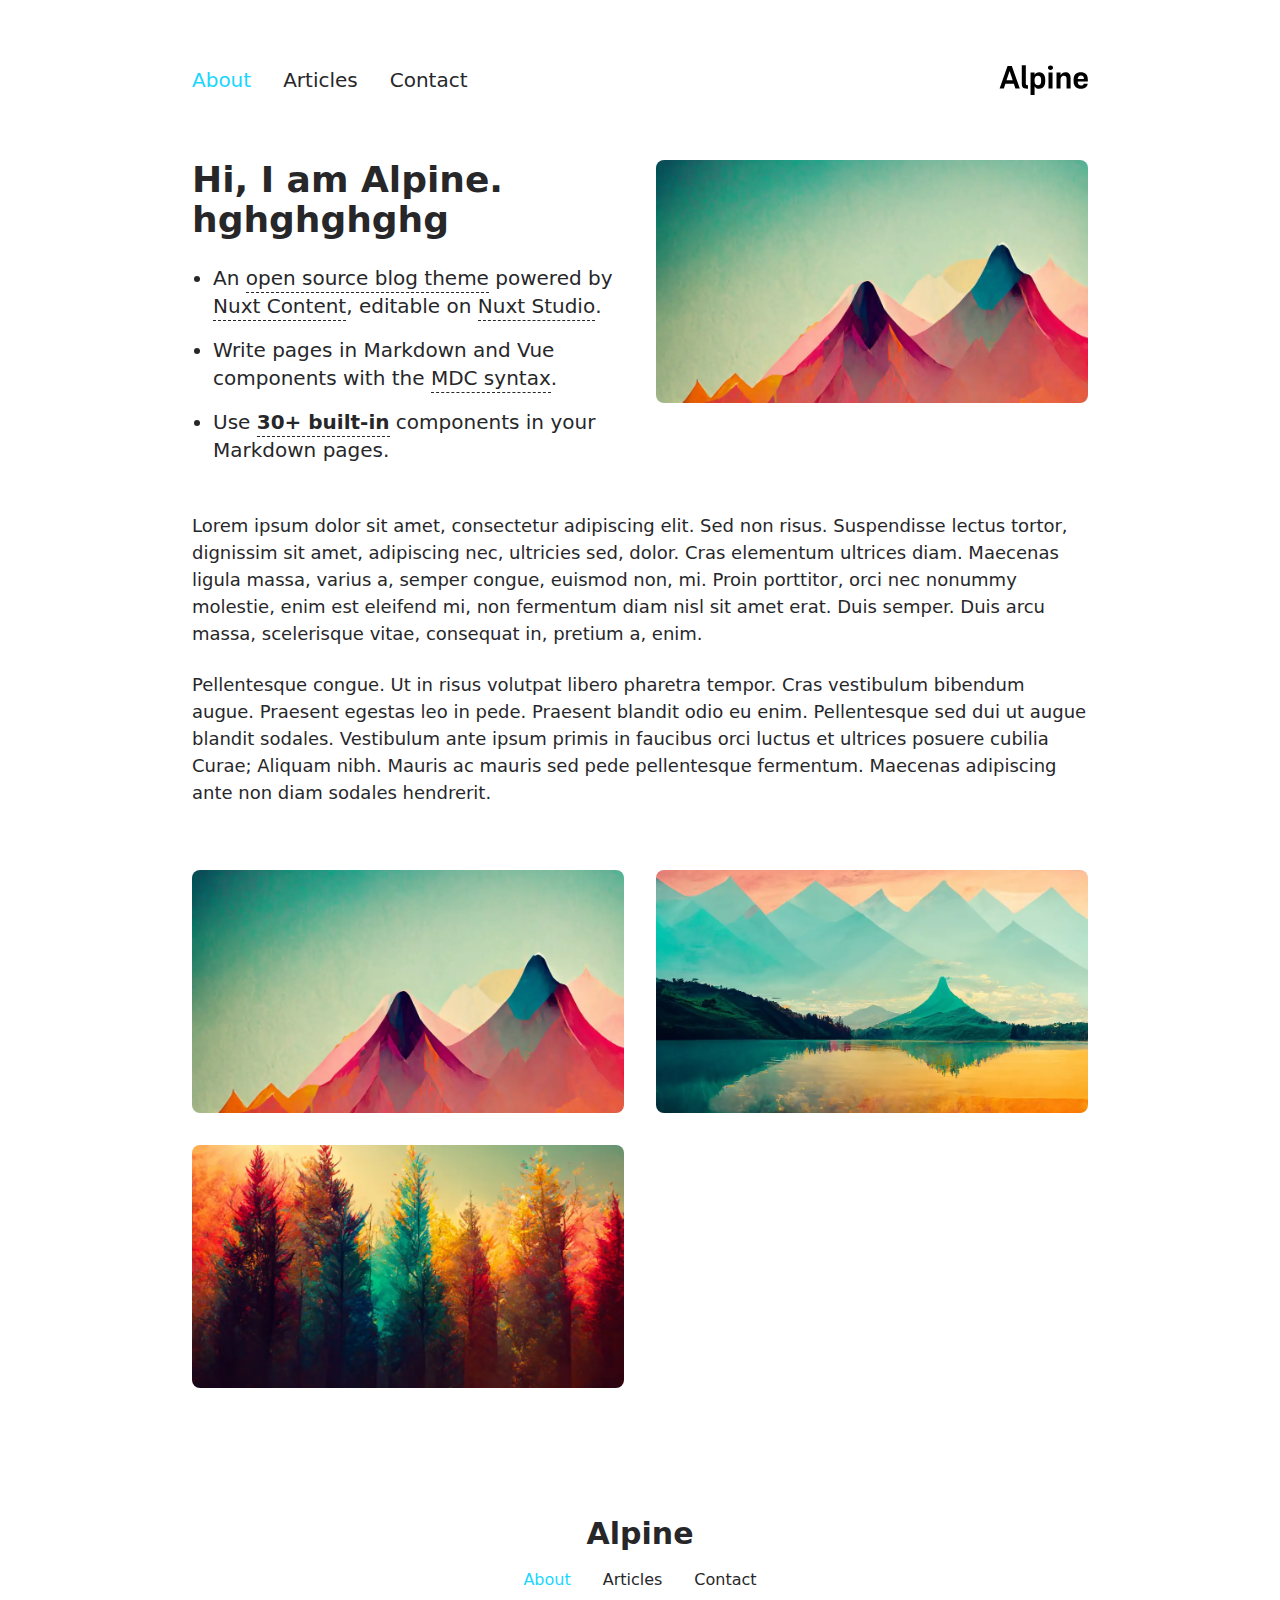
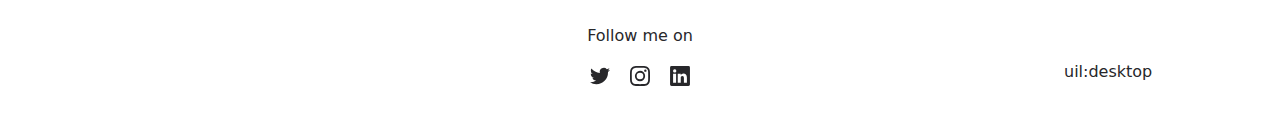
<file: index.html>
<!DOCTYPE html>
<html  lang="en">
<head><meta charset="utf-8">
<meta name="viewport" content="width=device-width, initial-scale=1">
<title>Alpine</title>
<meta name="twitter:card" content="summary_large_image">
<meta property="og:image" content="/social-card-preview.png">
<meta property="og:image:width" content="400">
<meta property="og:image:height" content="300">
<meta property="og:image:alt" content="An image showcasing my project.">
<meta property="og:title" content="Alpine">
<meta name="description" content="An open source blog theme powered by Nuxt.">
<meta property="og:description" content="An open source blog theme powered by Nuxt.">
<link rel="preload" as="fetch" crossorigin="anonymous" href="/_payload.json">
<link rel="stylesheet" href="/_nuxt/entry.9d7a7a4f.css">
<link rel="stylesheet" href="/_nuxt/DocumentDrivenNotFound.f4a2ab44.css">
<link rel="stylesheet" href="/_nuxt/Hero.a1b6a884.css">
<link rel="stylesheet" href="/_nuxt/ProseUl.77a8cc5a.css">
<link rel="stylesheet" href="/_nuxt/ProseLi.503ecd9c.css">
<link rel="stylesheet" href="/_nuxt/ProseA.1addd5de.css">
<link rel="stylesheet" href="/_nuxt/ProseStrong.ed011406.css">
<link rel="stylesheet" href="/_nuxt/ProseP.0de71350.css">
<link rel="stylesheet" href="/_nuxt/Gallery.74682e8a.css">
<link rel="modulepreload" as="script" crossorigin href="/_nuxt/entry.7bab7b47.js">
<link rel="modulepreload" as="script" crossorigin href="/_nuxt/NuxtImg.dc6b8fa9.js">
<link rel="modulepreload" as="script" crossorigin href="/_nuxt/document-driven.dd75201e.js">
<link rel="modulepreload" as="script" crossorigin href="/_nuxt/DocumentDrivenEmpty.a6d3390a.js">
<link rel="modulepreload" as="script" crossorigin href="/_nuxt/ContentRenderer.80a444b1.js">
<link rel="modulepreload" as="script" crossorigin href="/_nuxt/ContentRendererMarkdown.vue.833b95d3.js">
<link rel="modulepreload" as="script" crossorigin href="/_nuxt/DocumentDrivenNotFound.afc99674.js">
<link rel="modulepreload" as="script" crossorigin href="/_nuxt/default.775b7761.js">
<link rel="modulepreload" as="script" crossorigin href="/_nuxt/ContentRendererMarkdown.aa073cbf.js">
<link rel="modulepreload" as="script" crossorigin href="/_nuxt/Hero.2579be3e.js">
<link rel="modulepreload" as="script" crossorigin href="/_nuxt/MDCSlot.1c208a77.js">
<link rel="modulepreload" as="script" crossorigin href="/_nuxt/slot.27444190.js">
<link rel="modulepreload" as="script" crossorigin href="/_nuxt/ProseUl.5dba64ce.js">
<link rel="modulepreload" as="script" crossorigin href="/_nuxt/ProseLi.67c0ce39.js">
<link rel="modulepreload" as="script" crossorigin href="/_nuxt/ProseA.e78e5e14.js">
<link rel="modulepreload" as="script" crossorigin href="/_nuxt/ProseStrong.66001c4a.js">
<link rel="modulepreload" as="script" crossorigin href="/_nuxt/ProseP.fb992460.js">
<link rel="modulepreload" as="script" crossorigin href="/_nuxt/Gallery.36ee55b1.js">
<link rel="prefetch" as="style" href="/_nuxt/article.758fcc1c.css">
<link rel="prefetch" as="script" crossorigin href="/_nuxt/article.21a29a1a.js">
<link rel="prefetch" as="script" crossorigin href="/_nuxt/date.824a539b.js">
<link rel="prefetch" as="script" crossorigin href="/_nuxt/page.4bfcc43c.js">
<link rel="prefetch" as="script" crossorigin href="/_nuxt/client-db.09e0c037.js">
<link rel="prefetch" as="script" crossorigin href="/_nuxt/debug.f014a299.js">
<link rel="prefetch" as="style" href="/_nuxt/useStudio.f3e13c21.css">
<link rel="prefetch" as="script" crossorigin href="/_nuxt/useStudio.6dbfce4f.js">
<link rel="prefetch" as="style" href="/_nuxt/error-404.7910d5ca.css">
<link rel="prefetch" as="script" crossorigin href="/_nuxt/error-404.266d628f.js">
<link rel="prefetch" as="style" href="/_nuxt/error-500.1db01289.css">
<link rel="prefetch" as="script" crossorigin href="/_nuxt/error-500.db0f7578.js">
<script type="module" src="/_nuxt/entry.7bab7b47.js" crossorigin></script><style id="pinceau-runtime-hydratable">@media{.phy[--]{--puid:FlzlFH-v;}.pv-WzlrFI{max-width:var(--elements-container-maxWidth);padding-left:var(--elements-container-padding-mobile);padding-right:var(--elements-container-padding-mobile);}@media (min-width: 475px){.pv-WzlrFI{padding-left:var(--elements-container-padding-xs);padding-right:var(--elements-container-padding-xs);}}@media (min-width: 640px){.pv-WzlrFI{padding-left:var(--elements-container-padding-sm);padding-right:var(--elements-container-padding-sm);}}@media (min-width: 768px){.pv-WzlrFI{padding-left:var(--elements-container-padding-md);padding-right:var(--elements-container-padding-md);}}} @media{.phy[--]{--puid:r6dVEu-c;}.pc-r6dVEu[data-v-f690ff22]{---6-li-cols:2;}} </style><style id="pinceau-theme">@media { :root {--pinceau-mq: initial; --alpine-readableLine: 68ch;--alpine-backdrop-backgroundColor: #f4f4f5b3;--prose-code-inline-padding: 0.2rem 0.375rem 0.2rem 0.375rem;--prose-code-block-backdropFilter: contrast(1);--prose-code-block-border-style: solid;--prose-code-block-border-width: 1px;--prose-tbody-tr-borderBottom-style: dashed;--prose-tbody-tr-borderBottom-width: 1px;--prose-th-textAlign: inherit;--prose-thead-borderBottom-style: solid;--prose-thead-borderBottom-width: 1px;--prose-thead-border-style: solid;--prose-thead-border-width: 0px;--prose-table-textAlign: start;--prose-hr-width: 1px;--prose-hr-style: solid;--prose-li-listStylePosition: outside;--prose-ol-li-markerColor: currentColor;--prose-ol-paddingInlineStart: 21px;--prose-ol-listStyleType: decimal;--prose-ul-li-markerColor: currentColor;--prose-ul-paddingInlineStart: 21px;--prose-ul-listStyleType: disc;--prose-blockquote-border-style: solid;--prose-blockquote-border-width: 4px;--prose-blockquote-quotes: '201C' '201D' '2018' '2019';--prose-blockquote-paddingInlineStart: 24px;--prose-a-code-color-hover: currentColor;--prose-a-code-color-static: currentColor;--prose-a-hasCode-borderBottom: none;--prose-a-border-distance: 2px;--prose-a-border-color-hover: currentColor;--prose-a-border-color-static: currentColor;--prose-a-border-style-hover: solid;--prose-a-border-style-static: dashed;--prose-a-border-width: 1px;--prose-a-color-static: inherit;--prose-a-textDecoration: none;--prose-h6-margin: 3rem 0 2rem;--prose-h5-margin: 3rem 0 2rem;--prose-h4-margin: 3rem 0 2rem;--prose-h3-margin: 3rem 0 2rem;--prose-h2-margin: 3rem 0 2rem;--prose-h1-margin: 0 0 2rem;--prose-p-fontSize: 18px;--typography-lead-loose: 2;--typography-lead-relaxed: 1.625;--typography-lead-normal: 1.5;--typography-lead-snug: 1.375;--typography-lead-tight: 1.25;--typography-lead-none: 1;--typography-lead-10: 2.5rem;--typography-lead-9: 2.25rem;--typography-lead-8: 2rem;--typography-lead-7: 1.75rem;--typography-lead-6: 1.5rem;--typography-lead-5: 1.25rem;--typography-lead-4: 1rem;--typography-lead-3: .75rem;--typography-lead-2: .5rem;--typography-lead-1: .025rem;--typography-fontWeight-black: 900;--typography-fontWeight-extrabold: 800;--typography-fontWeight-bold: 700;--typography-fontWeight-semibold: 600;--typography-fontWeight-medium: 500;--typography-fontWeight-normal: 400;--typography-fontWeight-light: 300;--typography-fontWeight-extralight: 200;--typography-fontWeight-thin: 100;--typography-fontSize-9xl: 128px;--typography-fontSize-8xl: 96px;--typography-fontSize-7xl: 72px;--typography-fontSize-6xl: 60px;--typography-fontSize-5xl: 48px;--typography-fontSize-4xl: 36px;--typography-fontSize-3xl: 30px;--typography-fontSize-2xl: 24px;--typography-fontSize-xl: 20px;--typography-fontSize-lg: 18px;--typography-fontSize-base: 16px;--typography-fontSize-sm: 14px;--typography-fontSize-xs: 12px;--typography-letterSpacing-wide: 0.025em;--typography-letterSpacing-tight: -0.025em;--typography-verticalMargin-base: 24px;--typography-verticalMargin-sm: 16px;--elements-border-secondary-hover: [object Object];--elements-backdrop-background: #fffc;--elements-backdrop-filter: saturate(200%) blur(20px);--elements-container-maxWidth: 64rem;--lead-loose: 2;--lead-relaxed: 1.625;--lead-normal: 1.5;--lead-snug: 1.375;--lead-tight: 1.25;--lead-none: 1;--lead-10: 2.5rem;--lead-9: 2.25rem;--lead-8: 2rem;--lead-7: 1.75rem;--lead-6: 1.5rem;--lead-5: 1.25rem;--lead-4: 1rem;--lead-3: .75rem;--lead-2: .5rem;--lead-1: .025rem;--letterSpacing-widest: 0.1em;--letterSpacing-wider: 0.05em;--letterSpacing-wide: 0.025em;--letterSpacing-normal: 0em;--letterSpacing-tight: -0.025em;--letterSpacing-tighter: -0.05em;--fontSize-9xl: 8rem;--fontSize-8xl: 6rem;--fontSize-7xl: 4.5rem;--fontSize-6xl: 3.75rem;--fontSize-5xl: 3rem;--fontSize-4xl: 2.25rem;--fontSize-3xl: 1.875rem;--fontSize-2xl: 1.5rem;--fontSize-xl: 1.25rem;--fontSize-lg: 1.125rem;--fontSize-base: 1rem;--fontSize-sm: 0.875rem;--fontSize-xs: 0.75rem;--fontWeight-black: 900;--fontWeight-extrabold: 800;--fontWeight-bold: 700;--fontWeight-semibold: 600;--fontWeight-medium: 500;--fontWeight-normal: 400;--fontWeight-light: 300;--fontWeight-extralight: 200;--fontWeight-thin: 100;--font-mono: ui-monospace, SFMono-Regular, Menlo, Monaco, Consolas, Liberation Mono, Courier New, monospace;--font-serif: ui-serif, Georgia, Cambria, Times New Roman, Times, serif;--font-sans: ui-sans-serif, system-ui, -apple-system, BlinkMacSystemFont, Segoe UI, Roboto, Helvetica Neue, Arial, Noto Sans, sans-serif, Apple Color Emoji, Segoe UI Emoji, Segoe UI Symbol, Noto Color Emoji;--opacity-total: 1;--opacity-high: 0.8;--opacity-medium: 0.5;--opacity-soft: 0.3;--opacity-light: 0.15;--opacity-bright: 0.1;--opacity-noOpacity: 0;--borderWidth-lg: 3px;--borderWidth-md: 2px;--borderWidth-sm: 1px;--borderWidth-noBorder: 0;--space-rem-875: 0.875rem;--space-rem-625: 0.625rem;--space-rem-375: 0.375rem;--space-rem-125: 0.125rem;--space-px: 1px;--space-128: 32rem;--space-96: 24rem;--space-80: 20rem;--space-72: 18rem;--space-64: 16rem;--space-60: 15rem;--space-56: 14rem;--space-52: 13rem;--space-48: 12rem;--space-44: 11rem;--space-40: 10rem;--space-36: 9rem;--space-32: 8rem;--space-28: 7rem;--space-24: 6rem;--space-20: 5rem;--space-16: 4rem;--space-14: 3.5rem;--space-12: 3rem;--space-11: 2.75rem;--space-10: 2.5rem;--space-9: 2.25rem;--space-8: 2rem;--space-7: 1.75rem;--space-6: 1.5rem;--space-5: 1.25rem;--space-4: 1rem;--space-3: 0.75rem;--space-2: 0.5rem;--space-1: 0.25rem;--space-0: 0px;--size-full: 100%;--size-7xl: 80rem;--size-6xl: 72rem;--size-5xl: 64rem;--size-4xl: 56rem;--size-3xl: 48rem;--size-2xl: 42rem;--size-xl: 36rem;--size-lg: 32rem;--size-md: 28rem;--size-sm: 24rem;--size-xs: 20rem;--size-200: 200px;--size-104: 104px;--size-80: 80px;--size-64: 64px;--size-56: 56px;--size-48: 48px;--size-40: 40px;--size-32: 32px;--size-24: 24px;--size-20: 20px;--size-16: 16px;--size-12: 12px;--size-8: 8px;--size-6: 6px;--size-4: 4px;--size-2: 2px;--size-0: 0px;--radii-full: 9999px;--radii-3xl: 1.75rem;--radii-2xl: 1.5rem;--radii-xl: 1rem;--radii-lg: 0.75rem;--radii-md: 0.5rem;--radii-sm: 0.375rem;--radii-xs: 0.25rem;--radii-2xs: 0.125rem;--radii-none: 0px;--shadow-none: 0px 0px 0px 0px transparent;--shadow-lg: 0px 10px 15px -3px #000000, 0px 4px 6px -4px #000000;--shadow-md: 0px 4px 6px -1px #000000, 0px 2px 4px -2px #000000;--shadow-sm: 0px 1px 3px 0px #000000, 0px 1px 2px -1px #000000;--shadow-xs: 0px 1px 2px 0px #000000;--height-screen: 100vh;--width-screen: 100vw;--color-primary-900: #002e38;--color-primary-800: #005c70;--color-primary-700: #008aa9;--color-primary-600: #00b9e1;--color-primary-500: #1ad6ff;--color-primary-400: #40ddff;--color-primary-300: #66e4ff;--color-primary-200: #8deaff;--color-primary-100: #b3f1ff;--color-primary-50: #d9f8ff;--color-ruby-900: #380011;--color-ruby-800: #700021;--color-ruby-700: #a90032;--color-ruby-600: #e10043;--color-ruby-500: #ff1a5e;--color-ruby-400: #ff4079;--color-ruby-300: #ff6694;--color-ruby-200: #ff8dae;--color-ruby-100: #ffb3c9;--color-ruby-50: #ffd9e4;--color-pink-900: #380025;--color-pink-800: #70004b;--color-pink-700: #a90070;--color-pink-600: #e10095;--color-pink-500: #ff1ab2;--color-pink-400: #ff40bf;--color-pink-300: #ff66cc;--color-pink-200: #ff8dd8;--color-pink-100: #ffb3e5;--color-pink-50: #ffd9f2;--color-purple-900: #190038;--color-purple-800: #330070;--color-purple-700: #4c00a9;--color-purple-600: #6500e1;--color-purple-500: #811aff;--color-purple-400: #9640ff;--color-purple-300: #ab66ff;--color-purple-200: #c08dff;--color-purple-100: #d5b3ff;--color-purple-50: #ead9ff;--color-royalblue-900: #0b0531;--color-royalblue-800: #160a62;--color-royalblue-700: #211093;--color-royalblue-600: #2c15c4;--color-royalblue-500: #4127e8;--color-royalblue-400: #614bec;--color-royalblue-300: #806ff0;--color-royalblue-200: #a093f3;--color-royalblue-100: #c0b7f7;--color-royalblue-50: #dfdbfb;--color-indigoblue-900: #001238;--color-indigoblue-800: #002370;--color-indigoblue-700: #0035a9;--color-indigoblue-600: #0047e1;--color-indigoblue-500: #1a62ff;--color-indigoblue-400: #407cff;--color-indigoblue-300: #6696ff;--color-indigoblue-200: #8db0ff;--color-indigoblue-100: #b3cbff;--color-indigoblue-50: #d9e5ff;--color-blue-900: #002438;--color-blue-800: #004870;--color-blue-700: #006ca9;--color-blue-600: #0090e1;--color-blue-500: #1aadff;--color-blue-400: #40bbff;--color-blue-300: #66c8ff;--color-blue-200: #8dd6ff;--color-blue-100: #b3e4ff;--color-blue-50: #d9f1ff;--color-lightblue-900: #002e38;--color-lightblue-800: #005c70;--color-lightblue-700: #008aa9;--color-lightblue-600: #00b9e1;--color-lightblue-500: #1ad6ff;--color-lightblue-400: #40ddff;--color-lightblue-300: #66e4ff;--color-lightblue-200: #8deaff;--color-lightblue-100: #b3f1ff;--color-lightblue-50: #d9f8ff;--color-teal-900: #062a28;--color-teal-800: #0b544f;--color-teal-700: #117d77;--color-teal-600: #16a79e;--color-teal-500: #1cd1c6;--color-teal-400: #36e4da;--color-teal-300: #5fe9e1;--color-teal-200: #87efe9;--color-teal-100: #aff4f0;--color-teal-50: #d7faf8;--color-pear-900: #2a2b09;--color-pear-800: #545512;--color-pear-700: #7e801b;--color-pear-600: #a8aa24;--color-pear-500: #d0d32f;--color-pear-400: #d8da52;--color-pear-300: #e0e274;--color-pear-200: #e8e997;--color-pear-100: #eff0ba;--color-pear-50: #f7f8dc;--color-red-900: #380300;--color-red-800: #700700;--color-red-700: #a90a00;--color-red-600: #e10e00;--color-red-500: #ff281a;--color-red-400: #ff4c40;--color-red-300: #ff7066;--color-red-200: #ff948d;--color-red-100: #ffb7b3;--color-red-50: #ffdbd9;--color-orange-900: #381800;--color-orange-800: #702f00;--color-orange-700: #a94700;--color-orange-600: #e15e00;--color-orange-500: #ff7a1a;--color-orange-400: #ff9040;--color-orange-300: #ffa666;--color-orange-200: #ffbd8d;--color-orange-100: #ffd3b3;--color-orange-50: #ffe9d9;--color-yellow-900: #362b03;--color-yellow-800: #6d5605;--color-yellow-700: #a38108;--color-yellow-600: #daac0a;--color-yellow-500: #f5c828;--color-yellow-400: #f7d14c;--color-yellow-300: #f8da70;--color-yellow-200: #fae393;--color-yellow-100: #fcedb7;--color-yellow-50: #fdf6db;--color-green-900: #003f25;--color-green-800: #005e38;--color-green-700: #007e4a;--color-green-600: #009d5d;--color-green-500: #00bd6f;--color-green-400: #00dc82;--color-green-300: #30ffaa;--color-green-200: #83ffcc;--color-green-100: #acffdd;--color-green-50: #d6ffee;--color-gray-900: #18181B;--color-gray-800: #27272A;--color-gray-700: #3f3f46;--color-gray-600: #52525B;--color-gray-500: #71717A;--color-gray-400: #a1a1aa;--color-gray-300: #D4d4d8;--color-gray-200: #e4e4e7;--color-gray-100: #f4f4f5;--color-gray-50: #fafafa;--color-black: #0c0c0d;--color-white: #FFFFFF;--media-portrait: only screen and (orientation: portrait);--media-landscape: only screen and (orientation: landscape);--media-rm: (prefers-reduced-motion: reduce);--media-2xl: (min-width: 1536px);--media-xl: (min-width: 1280px);--media-lg: (min-width: 1024px);--media-md: (min-width: 768px);--media-sm: (min-width: 640px);--media-xs: (min-width: 475px);--alpine-body-color: var(--color-gray-800);--alpine-body-backgroundColor: var(--color-white);--prose-code-inline-fontWeight: var(--typography-fontWeight-normal);--prose-code-inline-fontSize: var(--typography-fontSize-sm);--prose-code-inline-borderRadius: var(--radii-xs);--prose-code-block-pre-padding: var(--typography-verticalMargin-sm);--prose-code-block-margin: var(--typography-verticalMargin-base) 0;--prose-code-block-fontSize: var(--typography-fontSize-sm);--prose-tbody-code-inline-fontSize: var(--typography-fontSize-sm);--prose-tbody-td-padding: var(--typography-verticalMargin-sm);--prose-th-fontWeight: var(--typography-fontWeight-semibold);--prose-th-padding: 0 var(--typography-verticalMargin-sm) var(--typography-verticalMargin-sm) var(--typography-verticalMargin-sm);--prose-table-lineHeight: var(--typography-lead-6);--prose-table-fontSize: var(--typography-fontSize-sm);--prose-table-margin: var(--typography-verticalMargin-base) 0;--prose-hr-margin: var(--typography-verticalMargin-base) 0;--prose-li-margin: var(--typography-verticalMargin-sm) 0;--prose-ol-margin: var(--typography-verticalMargin-base) 0;--prose-ul-margin: var(--typography-verticalMargin-base) 0;--prose-blockquote-margin: var(--typography-verticalMargin-base) 0;--prose-a-code-border-style: var(--prose-a-border-style-static);--prose-a-code-border-width: var(--prose-a-border-width);--prose-a-fontWeight: var(--typography-fontWeight-medium);--prose-img-margin: var(--typography-verticalMargin-base) 0;--prose-strong-fontWeight: var(--typography-fontWeight-semibold);--prose-h6-iconSize: var(--typography-fontSize-base);--prose-h6-fontWeight: var(--typography-fontWeight-semibold);--prose-h6-lineHeight: var(--typography-lead-normal);--prose-h6-fontSize: var(--typography-fontSize-lg);--prose-h5-iconSize: var(--typography-fontSize-lg);--prose-h5-fontWeight: var(--typography-fontWeight-semibold);--prose-h5-lineHeight: var(--typography-lead-snug);--prose-h5-fontSize: var(--typography-fontSize-xl);--prose-h4-iconSize: var(--typography-fontSize-lg);--prose-h4-letterSpacing: var(--typography-letterSpacing-tight);--prose-h4-fontWeight: var(--typography-fontWeight-semibold);--prose-h4-lineHeight: var(--typography-lead-snug);--prose-h4-fontSize: var(--typography-fontSize-2xl);--prose-h3-iconSize: var(--typography-fontSize-xl);--prose-h3-letterSpacing: var(--typography-letterSpacing-tight);--prose-h3-fontWeight: var(--typography-fontWeight-semibold);--prose-h3-lineHeight: var(--typography-lead-snug);--prose-h3-fontSize: var(--typography-fontSize-3xl);--prose-h2-iconSize: var(--typography-fontSize-2xl);--prose-h2-letterSpacing: var(--typography-letterSpacing-tight);--prose-h2-fontWeight: var(--typography-fontWeight-semibold);--prose-h2-lineHeight: var(--typography-lead-tight);--prose-h2-fontSize: var(--typography-fontSize-4xl);--prose-h1-iconSize: var(--typography-fontSize-3xl);--prose-h1-letterSpacing: var(--typography-letterSpacing-tight);--prose-h1-fontWeight: var(--typography-fontWeight-bold);--prose-h1-lineHeight: var(--typography-lead-tight);--prose-h1-fontSize: var(--typography-fontSize-5xl);--prose-p-br-margin: var(--typography-verticalMargin-base) 0 0 0;--prose-p-margin: var(--typography-verticalMargin-base) 0;--prose-p-lineHeight: var(--typography-lead-normal);--typography-color-primary-900: var(--color-primary-900);--typography-color-primary-800: var(--color-primary-800);--typography-color-primary-700: var(--color-primary-700);--typography-color-primary-600: var(--color-primary-600);--typography-color-primary-500: var(--color-primary-500);--typography-color-primary-400: var(--color-primary-400);--typography-color-primary-300: var(--color-primary-300);--typography-color-primary-200: var(--color-primary-200);--typography-color-primary-100: var(--color-primary-100);--typography-color-primary-50: var(--color-primary-50);--typography-font-code: var(--font-mono);--typography-font-body: var(--font-sans);--typography-font-display: var(--font-sans);--typography-body-backgroundColor: var(--color-white);--typography-body-color: var(--color-black);--elements-state-danger-borderColor-secondary: var(--color-red-200);--elements-state-danger-borderColor-primary: var(--color-red-100);--elements-state-danger-backgroundColor-secondary: var(--color-red-100);--elements-state-danger-backgroundColor-primary: var(--color-red-50);--elements-state-danger-color-secondary: var(--color-red-600);--elements-state-danger-color-primary: var(--color-red-500);--elements-state-warning-borderColor-secondary: var(--color-yellow-200);--elements-state-warning-borderColor-primary: var(--color-yellow-100);--elements-state-warning-backgroundColor-secondary: var(--color-yellow-100);--elements-state-warning-backgroundColor-primary: var(--color-yellow-50);--elements-state-warning-color-secondary: var(--color-yellow-700);--elements-state-warning-color-primary: var(--color-yellow-600);--elements-state-success-borderColor-secondary: var(--color-green-200);--elements-state-success-borderColor-primary: var(--color-green-100);--elements-state-success-backgroundColor-secondary: var(--color-green-100);--elements-state-success-backgroundColor-primary: var(--color-green-50);--elements-state-success-color-secondary: var(--color-green-600);--elements-state-success-color-primary: var(--color-green-500);--elements-state-info-borderColor-secondary: var(--color-blue-200);--elements-state-info-borderColor-primary: var(--color-blue-100);--elements-state-info-backgroundColor-secondary: var(--color-blue-100);--elements-state-info-backgroundColor-primary: var(--color-blue-50);--elements-state-info-color-secondary: var(--color-blue-600);--elements-state-info-color-primary: var(--color-blue-500);--elements-state-primary-borderColor-secondary: var(--color-primary-200);--elements-state-primary-borderColor-primary: var(--color-primary-100);--elements-state-primary-backgroundColor-secondary: var(--color-primary-100);--elements-state-primary-backgroundColor-primary: var(--color-primary-50);--elements-state-primary-color-secondary: var(--color-primary-700);--elements-state-primary-color-primary: var(--color-primary-600);--elements-surface-secondary-backgroundColor: var(--color-gray-200);--elements-surface-primary-backgroundColor: var(--color-gray-100);--elements-surface-background-base: var(--color-gray-100);--elements-border-secondary-static: var(--color-gray-200);--elements-border-primary-hover: var(--color-gray-200);--elements-border-primary-static: var(--color-gray-100);--elements-container-padding-md: var(--space-16);--elements-container-padding-sm: var(--space-12);--elements-container-padding-xs: var(--space-8);--elements-container-padding-mobile: var(--space-6);--elements-text-secondary-color-hover: var(--color-gray-700);--elements-text-secondary-color-static: var(--color-gray-500);--elements-text-primary-color-static: var(--color-gray-900);--text-6xl-lineHeight: var(--lead-none);--text-6xl-fontSize: var(--fontSize-6xl);--text-5xl-lineHeight: var(--lead-none);--text-5xl-fontSize: var(--fontSize-5xl);--text-4xl-lineHeight: var(--lead-10);--text-4xl-fontSize: var(--fontSize-4xl);--text-3xl-lineHeight: var(--lead-9);--text-3xl-fontSize: var(--fontSize-3xl);--text-2xl-lineHeight: var(--lead-8);--text-2xl-fontSize: var(--fontSize-2xl);--text-xl-lineHeight: var(--lead-7);--text-xl-fontSize: var(--fontSize-xl);--text-lg-lineHeight: var(--lead-7);--text-lg-fontSize: var(--fontSize-lg);--text-base-lineHeight: var(--lead-6);--text-base-fontSize: var(--fontSize-base);--text-sm-lineHeight: var(--lead-5);--text-sm-fontSize: var(--fontSize-sm);--text-xs-lineHeight: var(--lead-4);--text-xs-fontSize: var(--fontSize-xs);--shadow-2xl: 0px 25px 50px -12px var(--color-gray-900);--shadow-xl: 0px 20px 25px -5px var(--color-gray-400), 0px 8px 10px -6px #000000;--color-secondary-900: var(--color-gray-900);--color-secondary-800: var(--color-gray-800);--color-secondary-700: var(--color-gray-700);--color-secondary-600: var(--color-gray-600);--color-secondary-500: var(--color-gray-500);--color-secondary-400: var(--color-gray-400);--color-secondary-300: var(--color-gray-300);--color-secondary-200: var(--color-gray-200);--color-secondary-100: var(--color-gray-100);--color-secondary-50: var(--color-gray-50);--prose-a-code-background-hover: var(--typography-color-primary-50);--prose-a-code-border-color-hover: var(--typography-color-primary-500);--prose-a-color-hover: var(--typography-color-primary-500);--typography-color-secondary-900: var(--color-secondary-900);--typography-color-secondary-800: var(--color-secondary-800);--typography-color-secondary-700: var(--color-secondary-700);--typography-color-secondary-600: var(--color-secondary-600);--typography-color-secondary-500: var(--color-secondary-500);--typography-color-secondary-400: var(--color-secondary-400);--typography-color-secondary-300: var(--color-secondary-300);--typography-color-secondary-200: var(--color-secondary-200);--typography-color-secondary-100: var(--color-secondary-100);--typography-color-secondary-50: var(--color-secondary-50);--prose-code-inline-backgroundColor: var(--typography-color-secondary-100);--prose-code-inline-color: var(--typography-color-secondary-700);--prose-code-block-backgroundColor: var(--typography-color-secondary-100);--prose-code-block-color: var(--typography-color-secondary-700);--prose-code-block-border-color: var(--typography-color-secondary-200);--prose-tbody-tr-borderBottom-color: var(--typography-color-secondary-200);--prose-th-color: var(--typography-color-secondary-600);--prose-thead-borderBottom-color: var(--typography-color-secondary-200);--prose-thead-border-color: var(--typography-color-secondary-300);--prose-hr-color: var(--typography-color-secondary-200);--prose-blockquote-border-color: var(--typography-color-secondary-200);--prose-blockquote-color: var(--typography-color-secondary-500);--prose-a-code-border-color-static: var(--typography-color-secondary-400); } }@media { :root.dark {--pinceau-mq: dark; --alpine-backdrop-backgroundColor: #18181bb3;--prose-code-block-backdropFilter: contrast(1);--prose-ol-li-markerColor: currentColor;--prose-ul-li-markerColor: currentColor;--prose-a-code-color-hover: currentColor;--prose-a-code-color-static: currentColor;--prose-a-border-color-hover: currentColor;--prose-a-border-color-static: currentColor;--prose-a-color-static: inherit;--elements-backdrop-background: #0c0d0ccc;--alpine-body-color: var(--color-gray-200);--alpine-body-backgroundColor: var(--color-black);--typography-body-backgroundColor: var(--color-black);--typography-body-color: var(--color-white);--elements-state-danger-borderColor-secondary: var(--color-red-700);--elements-state-danger-borderColor-primary: var(--color-red-800);--elements-state-danger-backgroundColor-secondary: var(--color-red-800);--elements-state-danger-backgroundColor-primary: var(--color-red-900);--elements-state-danger-color-secondary: var(--color-red-200);--elements-state-danger-color-primary: var(--color-red-300);--elements-state-warning-borderColor-secondary: var(--color-yellow-700);--elements-state-warning-borderColor-primary: var(--color-yellow-800);--elements-state-warning-backgroundColor-secondary: var(--color-yellow-800);--elements-state-warning-backgroundColor-primary: var(--color-yellow-900);--elements-state-warning-color-secondary: var(--color-yellow-200);--elements-state-warning-color-primary: var(--color-yellow-400);--elements-state-success-borderColor-secondary: var(--color-green-700);--elements-state-success-borderColor-primary: var(--color-green-800);--elements-state-success-backgroundColor-secondary: var(--color-green-800);--elements-state-success-backgroundColor-primary: var(--color-green-900);--elements-state-success-color-secondary: var(--color-green-200);--elements-state-success-color-primary: var(--color-green-400);--elements-state-info-borderColor-secondary: var(--color-blue-700);--elements-state-info-borderColor-primary: var(--color-blue-800);--elements-state-info-backgroundColor-secondary: var(--color-blue-800);--elements-state-info-backgroundColor-primary: var(--color-blue-900);--elements-state-info-color-secondary: var(--color-blue-200);--elements-state-info-color-primary: var(--color-blue-400);--elements-state-primary-borderColor-secondary: var(--color-primary-700);--elements-state-primary-borderColor-primary: var(--color-primary-800);--elements-state-primary-backgroundColor-secondary: var(--color-primary-800);--elements-state-primary-backgroundColor-primary: var(--color-primary-900);--elements-state-primary-color-secondary: var(--color-primary-200);--elements-state-primary-color-primary: var(--color-primary-400);--elements-surface-secondary-backgroundColor: var(--color-gray-800);--elements-surface-primary-backgroundColor: var(--color-gray-900);--elements-surface-background-base: var(--color-gray-900);--elements-border-secondary-static: var(--color-gray-800);--elements-border-primary-hover: var(--color-gray-800);--elements-border-primary-static: var(--color-gray-900);--elements-text-secondary-color-hover: var(--color-gray-200);--elements-text-secondary-color-static: var(--color-gray-400);--elements-text-primary-color-static: var(--color-gray-50);--prose-a-code-background-hover: var(--typography-color-primary-900);--prose-a-code-border-color-hover: var(--typography-color-primary-600);--prose-a-color-hover: var(--typography-color-primary-400);--prose-code-inline-backgroundColor: var(--typography-color-secondary-800);--prose-code-inline-color: var(--typography-color-secondary-200);--prose-code-block-backgroundColor: var(--typography-color-secondary-900);--prose-code-block-color: var(--typography-color-secondary-200);--prose-code-block-border-color: var(--typography-color-secondary-800);--prose-tbody-tr-borderBottom-color: var(--typography-color-secondary-800);--prose-th-color: var(--typography-color-secondary-400);--prose-thead-borderBottom-color: var(--typography-color-secondary-800);--prose-thead-border-color: var(--typography-color-secondary-600);--prose-hr-color: var(--typography-color-secondary-800);--prose-blockquote-border-color: var(--typography-color-secondary-700);--prose-blockquote-color: var(--typography-color-secondary-400);--prose-a-code-border-color-static: var(--typography-color-secondary-600); } }</style><script>"use strict";(()=>{const a=window,e=document.documentElement,m=["dark","light"],c=window&&window.localStorage&&window.localStorage.getItem&&window.localStorage.getItem("nuxt-color-mode")||"system";let n=c==="system"?d():c;const l=e.getAttribute("data-color-mode-forced");l&&(n=l),i(n),a["__NUXT_COLOR_MODE__"]={preference:c,value:n,getColorScheme:d,addColorScheme:i,removeColorScheme:f};function i(o){const t=""+o+"",s="";e.classList?e.classList.add(t):e.className+=" "+t,s&&e.setAttribute("data-"+s,o)}function f(o){const t=""+o+"",s="";e.classList?e.classList.remove(t):e.className=e.className.replace(new RegExp(t,"g"),""),s&&e.removeAttribute("data-"+s)}function r(o){return a.matchMedia("(prefers-color-scheme"+o+")")}function d(){if(a.matchMedia&&r("").media!=="not all"){for(const o of m)if(r(":"+o).matches)return o}return"light"}})();
</script></head>
<body ><div id="__nuxt"><div class="container pv-WzlrFI pc-FlzlFH app-layout" data-v-ef8a7aba data-v-4f31ff05><!--[--><div class="nuxt-progress" style="width:0%;height:3px;opacity:0;background-size:Infinity% auto;" data-v-ef8a7aba></div><header class="right" data-v-ef8a7aba data-v-931ee485><div class="menu" data-v-931ee485><button aria-label="Navigation Menu" data-v-931ee485><svg width="24" height="24" viewBox="0 0 68 68" fill="currentColor" xmlns="http://www.w3.org/2000/svg" data-v-931ee485><path d="M8 34C8 32.1362 8 31.2044 8.30448 30.4693C8.71046 29.4892 9.48915 28.7105 10.4693 28.3045C11.2044 28 12.1362 28 14 28C15.8638 28 16.7956 28 17.5307 28.3045C18.5108 28.7105 19.2895 29.4892 19.6955 30.4693C20 31.2044 20 32.1362 20 34C20 35.8638 20 36.7956 19.6955 37.5307C19.2895 38.5108 18.5108 39.2895 17.5307 39.6955C16.7956 40 15.8638 40 14 40C12.1362 40 11.2044 40 10.4693 39.6955C9.48915 39.2895 8.71046 38.5108 8.30448 37.5307C8 36.7956 8 35.8638 8 34Z" data-v-931ee485></path><path d="M28 34C28 32.1362 28 31.2044 28.3045 30.4693C28.7105 29.4892 29.4892 28.7105 30.4693 28.3045C31.2044 28 32.1362 28 34 28C35.8638 28 36.7956 28 37.5307 28.3045C38.5108 28.7105 39.2895 29.4892 39.6955 30.4693C40 31.2044 40 32.1362 40 34C40 35.8638 40 36.7956 39.6955 37.5307C39.2895 38.5108 38.5108 39.2895 37.5307 39.6955C36.7956 40 35.8638 40 34 40C32.1362 40 31.2044 40 30.4693 39.6955C29.4892 39.2895 28.7105 38.5108 28.3045 37.5307C28 36.7956 28 35.8638 28 34Z" data-v-931ee485></path><path d="M48 34C48 32.1362 48 31.2044 48.3045 30.4693C48.7105 29.4892 49.4892 28.7105 50.4693 28.3045C51.2044 28 52.1362 28 54 28C55.8638 28 56.7956 28 57.5307 28.3045C58.5108 28.7105 59.2895 29.4892 59.6955 30.4693C60 31.2044 60 32.1362 60 34C60 35.8638 60 36.7956 59.6955 37.5307C59.2895 38.5108 58.5108 39.2895 57.5307 39.6955C56.7956 40 55.8638 40 54 40C52.1362 40 51.2044 40 50.4693 39.6955C49.4892 39.2895 48.7105 38.5108 48.3045 37.5307C48 36.7956 48 35.8638 48 34Z" data-v-931ee485></path></svg></button></div><div class="overlay" data-v-931ee485><nav data-v-931ee485 data-v-86e3b5ad><ul data-v-86e3b5ad><!--[--><li data-v-86e3b5ad><a aria-current="page" href="/" class="router-link-active router-link-exact-active" data-v-86e3b5ad><span class="underline-fx" data-v-86e3b5ad></span> About</a></li><li data-v-86e3b5ad><a href="/articles" class="" data-v-86e3b5ad><span class="underline-fx" data-v-86e3b5ad></span> Articles</a></li><li data-v-86e3b5ad><a href="/contact" class="" data-v-86e3b5ad><span class="underline-fx" data-v-86e3b5ad></span> Contact</a></li><!--]--></ul></nav></div><div class="logo" data-v-931ee485><a aria-current="page" href="/" class="router-link-active router-link-exact-active" data-v-931ee485><img src="/logo-dark.svg" class="dark-img" alt="alpine" width="89" height="31" data-v-931ee485><img src="/logo.svg" class="light-img" alt="alpine" width="89" height="31" data-v-931ee485></a></div><div class="main-nav" data-v-931ee485><nav data-v-931ee485 data-v-86e3b5ad><ul data-v-86e3b5ad><!--[--><li data-v-86e3b5ad><a aria-current="page" href="/" class="router-link-active router-link-exact-active" data-v-86e3b5ad><span class="underline-fx" data-v-86e3b5ad></span> About</a></li><li data-v-86e3b5ad><a href="/articles" class="" data-v-86e3b5ad><span class="underline-fx" data-v-86e3b5ad></span> Articles</a></li><li data-v-86e3b5ad><a href="/contact" class="" data-v-86e3b5ad><span class="underline-fx" data-v-86e3b5ad></span> Contact</a></li><!--]--></ul></nav></div></header><!--[--><div class="document-driven-page"><main><!--[--><div><section class="hero" data-v-1acb0a47><div class="layout" data-v-1acb0a47><div class="content" data-v-1acb0a47><div class="title" data-v-1acb0a47><!--[-->Hi, I am Alpine. hghghghghg<!--]--></div><div class="description" data-v-1acb0a47><!--[--><ul data-v-b04a3188><!--[--><li data-v-94ba9eab><!--[-->An <a href="https://github.com/nuxt-themes/alpine" rel="nofollow" data-v-1b2cc3df><!--[-->open source blog theme<!--]--></a> powered by <a href="https://content.nuxtjs.org" rel="nofollow" data-v-1b2cc3df><!--[-->Nuxt Content<!--]--></a>, editable on <a href="https://nuxt.studio" rel="nofollow" data-v-1b2cc3df><!--[-->Nuxt Studio<!--]--></a>.<!--]--></li><li data-v-94ba9eab><!--[-->Write pages in Markdown and Vue components with the <a href="https://content.nuxtjs.org/guide/writing/mdc" rel="nofollow" data-v-1b2cc3df><!--[-->MDC syntax<!--]--></a>.<!--]--></li><li data-v-94ba9eab><!--[-->Use <a href="https://elements.nuxt.space" rel="nofollow" data-v-1b2cc3df><!--[--><strong data-v-f1a9f803><!--[-->30+ built-in<!--]--></strong><!--]--></a> components in your Markdown pages.<!--]--></li><!--]--></ul><!--]--></div></div><img src="/alpine-0.webp" class="right" alt="Hero Image" width="16" height="9" data-v-1acb0a47></div></section><p data-v-20eb8ea1><!--[-->Lorem ipsum dolor sit amet, consectetur adipiscing elit. Sed non risus. Suspendisse lectus tortor, dignissim sit amet, adipiscing nec, ultricies sed, dolor. Cras elementum ultrices diam. Maecenas ligula massa, varius a, semper congue, euismod non, mi. Proin porttitor, orci nec nonummy molestie, enim est eleifend mi, non fermentum diam nisl sit amet erat. Duis semper. Duis arcu massa, scelerisque vitae, consequat in, pretium a, enim.<!--]--></p><p data-v-20eb8ea1><!--[-->Pellentesque congue. Ut in risus volutpat libero pharetra tempor. Cras vestibulum bibendum augue. Praesent egestas leo in pede. Praesent blandit odio eu enim. Pellentesque sed dui ut augue blandit sodales. Vestibulum ante ipsum primis in faucibus orci luctus et ultrices posuere cubilia Curae; Aliquam nibh. Mauris ac mauris sed pede pellentesque fermentum. Maecenas adipiscing ante non diam sodales hendrerit.<!--]--></p><section class="gallery pc-r6dVEu" data-v-f690ff22><div class="layout" data-v-f690ff22><!--[--><img src="/alpine-0.webp" width="16" height="9" data-v-f690ff22><img src="/alpine-1.webp" width="16" height="9" data-v-f690ff22><img src="/alpine-2.webp" width="16" height="9" data-v-f690ff22><!--]--></div></section></div><!--]--></main></div><!--]--><footer class="center" data-v-ef8a7aba data-v-1045c1f9><a href="https://www.github.com/nuxt-themes/alpine" rel="noopener noreferrer" class="credits" data-v-1045c1f9>Alpine</a><div class="navigation" data-v-1045c1f9><nav data-v-1045c1f9 data-v-86e3b5ad><ul data-v-86e3b5ad><!--[--><li data-v-86e3b5ad><a aria-current="page" href="/" class="router-link-active router-link-exact-active" data-v-86e3b5ad><span class="underline-fx" data-v-86e3b5ad></span> About</a></li><li data-v-86e3b5ad><a href="/articles" class="" data-v-86e3b5ad><span class="underline-fx" data-v-86e3b5ad></span> Articles</a></li><li data-v-86e3b5ad><a href="/contact" class="" data-v-86e3b5ad><span class="underline-fx" data-v-86e3b5ad></span> Contact</a></li><!--]--></ul></nav></div><p class="message" data-v-1045c1f9>Follow me on</p><div class="icons" data-v-1045c1f9><div class="social" data-v-1045c1f9><!--[--><a href="https://twitter.com/nuxtlabs" rel="noopener noreferrer" target="_blank" title="nuxtlabs" aria-label="nuxtlabs" data-v-ae2aac46><svg xmlns="http://www.w3.org/2000/svg" xmlns:xlink="http://www.w3.org/1999/xlink" aria-hidden="true" role="img" class="icon" data-v-ae2aac46 style="" width="1em" height="1em" viewBox="0 0 24 24" data-v-10a93562><path fill="currentColor" d="M22 5.8a8.49 8.49 0 0 1-2.36.64a4.13 4.13 0 0 0 1.81-2.27a8.21 8.21 0 0 1-2.61 1a4.1 4.1 0 0 0-7 3.74a11.64 11.64 0 0 1-8.45-4.29a4.16 4.16 0 0 0-.55 2.07a4.09 4.09 0 0 0 1.82 3.41a4.05 4.05 0 0 1-1.86-.51v.05a4.1 4.1 0 0 0 3.3 4a3.93 3.93 0 0 1-1.1.17a4.9 4.9 0 0 1-.77-.07a4.11 4.11 0 0 0 3.83 2.84A8.22 8.22 0 0 1 3 18.34a7.93 7.93 0 0 1-1-.06a11.57 11.57 0 0 0 6.29 1.85A11.59 11.59 0 0 0 20 8.45v-.53a8.43 8.43 0 0 0 2-2.12"/></svg></a><a href="https://instagram.com/atinuxt" rel="noopener noreferrer" target="_blank" title="atinuxt" aria-label="atinuxt" data-v-ae2aac46><svg xmlns="http://www.w3.org/2000/svg" xmlns:xlink="http://www.w3.org/1999/xlink" aria-hidden="true" role="img" class="icon" data-v-ae2aac46 style="" width="1em" height="1em" viewBox="0 0 24 24" data-v-10a93562><path fill="currentColor" d="M17.34 5.46a1.2 1.2 0 1 0 1.2 1.2a1.2 1.2 0 0 0-1.2-1.2m4.6 2.42a7.59 7.59 0 0 0-.46-2.43a4.94 4.94 0 0 0-1.16-1.77a4.7 4.7 0 0 0-1.77-1.15a7.3 7.3 0 0 0-2.43-.47C15.06 2 14.72 2 12 2s-3.06 0-4.12.06a7.3 7.3 0 0 0-2.43.47a4.78 4.78 0 0 0-1.77 1.15a4.7 4.7 0 0 0-1.15 1.77a7.3 7.3 0 0 0-.47 2.43C2 8.94 2 9.28 2 12s0 3.06.06 4.12a7.3 7.3 0 0 0 .47 2.43a4.7 4.7 0 0 0 1.15 1.77a4.78 4.78 0 0 0 1.77 1.15a7.3 7.3 0 0 0 2.43.47C8.94 22 9.28 22 12 22s3.06 0 4.12-.06a7.3 7.3 0 0 0 2.43-.47a4.7 4.7 0 0 0 1.77-1.15a4.85 4.85 0 0 0 1.16-1.77a7.59 7.59 0 0 0 .46-2.43c0-1.06.06-1.4.06-4.12s0-3.06-.06-4.12M20.14 16a5.61 5.61 0 0 1-.34 1.86a3.06 3.06 0 0 1-.75 1.15a3.19 3.19 0 0 1-1.15.75a5.61 5.61 0 0 1-1.86.34c-1 .05-1.37.06-4 .06s-3 0-4-.06a5.73 5.73 0 0 1-1.94-.3a3.27 3.27 0 0 1-1.1-.75a3 3 0 0 1-.74-1.15a5.54 5.54 0 0 1-.4-1.9c0-1-.06-1.37-.06-4s0-3 .06-4a5.54 5.54 0 0 1 .35-1.9A3 3 0 0 1 5 5a3.14 3.14 0 0 1 1.1-.8A5.73 5.73 0 0 1 8 3.86c1 0 1.37-.06 4-.06s3 0 4 .06a5.61 5.61 0 0 1 1.86.34a3.06 3.06 0 0 1 1.19.8a3.06 3.06 0 0 1 .75 1.1a5.61 5.61 0 0 1 .34 1.9c.05 1 .06 1.37.06 4s-.01 3-.06 4M12 6.87A5.13 5.13 0 1 0 17.14 12A5.12 5.12 0 0 0 12 6.87m0 8.46A3.33 3.33 0 1 1 15.33 12A3.33 3.33 0 0 1 12 15.33"/></svg></a><a href="https://www.linkedin.com/company/nuxtlabs" rel="noopener noreferrer" target="_blank" title="LinkedIn" aria-label="LinkedIn" data-v-ae2aac46><svg xmlns="http://www.w3.org/2000/svg" xmlns:xlink="http://www.w3.org/1999/xlink" aria-hidden="true" role="img" class="icon" data-v-ae2aac46 style="" width="1em" height="1em" viewBox="0 0 24 24" data-v-10a93562><path fill="currentColor" d="M20.47 2H3.53a1.45 1.45 0 0 0-1.47 1.43v17.14A1.45 1.45 0 0 0 3.53 22h16.94a1.45 1.45 0 0 0 1.47-1.43V3.43A1.45 1.45 0 0 0 20.47 2M8.09 18.74h-3v-9h3ZM6.59 8.48a1.56 1.56 0 1 1 0-3.12a1.57 1.57 0 1 1 0 3.12m12.32 10.26h-3v-4.83c0-1.21-.43-2-1.52-2A1.65 1.65 0 0 0 12.85 13a2 2 0 0 0-.1.73v5h-3v-9h3V11a3 3 0 0 1 2.71-1.5c2 0 3.45 1.29 3.45 4.06Z"/></svg></a><!--]--></div><div class="color-mode-switch" data-v-1045c1f9><button aria-label="Color Mode" data-v-1045c1f9 data-v-e82d6a85><span data-v-e82d6a85></span></button></div></div></footer><!--]--></div></div><script type="application/json" id="__NUXT_DATA__" data-ssr="true" data-src="/_payload.json">[{"state":1,"_errors":179,"serverRendered":146,"path":7,"prerenderedAt":181},["Reactive",2],{"$sdd-pages":3,"$sdd-surrounds":131,"$sdd-globals":142,"$scolor-mode":144,"$sdd-navigation":147,"$sicons":170},["ShallowRef",4],["ShallowReactive",5],{"/":6},{"_path":7,"_dir":8,"_draft":9,"_partial":9,"_locale":8,"title":10,"description":11,"layout":12,"head":13,"body":15,"_type":126,"_id":127,"_source":128,"_file":129,"_extension":130},"/","",false,"About","An open source blog theme powered by Nuxt.","default",{"title":14},"Alpine",{"type":16,"children":17,"toc":123},"root",[18,108,113,118],{"type":19,"tag":20,"props":21,"children":23},"element","hero",{"image":22},"/alpine-0.webp",[24,35],{"type":19,"tag":25,"props":26,"children":27},"template",{"v-slot:title":8},[28],{"type":19,"tag":29,"props":30,"children":31},"p",{},[32],{"type":33,"value":34},"text","Hi, I am Alpine. hghghghghg",{"type":19,"tag":25,"props":36,"children":37},{"v-slot:description":8},[38],{"type":19,"tag":39,"props":40,"children":41},"ul",{},[42,77,90],{"type":19,"tag":43,"props":44,"children":45},"li",{},[46,48,57,59,66,68,75],{"type":33,"value":47},"An ",{"type":19,"tag":49,"props":50,"children":54},"a",{"href":51,"rel":52},"https://github.com/nuxt-themes/alpine",[53],"nofollow",[55],{"type":33,"value":56},"open source blog theme",{"type":33,"value":58}," powered by ",{"type":19,"tag":49,"props":60,"children":63},{"href":61,"rel":62},"https://content.nuxtjs.org",[53],[64],{"type":33,"value":65},"Nuxt Content",{"type":33,"value":67},", editable on ",{"type":19,"tag":49,"props":69,"children":72},{"href":70,"rel":71},"https://nuxt.studio",[53],[73],{"type":33,"value":74},"Nuxt Studio",{"type":33,"value":76},".",{"type":19,"tag":43,"props":78,"children":79},{},[80,82,89],{"type":33,"value":81},"Write pages in Markdown and Vue components with the ",{"type":19,"tag":49,"props":83,"children":86},{"href":84,"rel":85},"https://content.nuxtjs.org/guide/writing/mdc",[53],[87],{"type":33,"value":88},"MDC syntax",{"type":33,"value":76},{"type":19,"tag":43,"props":91,"children":92},{},[93,95,106],{"type":33,"value":94},"Use ",{"type":19,"tag":49,"props":96,"children":99},{"href":97,"rel":98},"https://elements.nuxt.space",[53],[100],{"type":19,"tag":101,"props":102,"children":103},"strong",{},[104],{"type":33,"value":105},"30+ built-in",{"type":33,"value":107}," components in your Markdown pages.",{"type":19,"tag":29,"props":109,"children":110},{},[111],{"type":33,"value":112},"Lorem ipsum dolor sit amet, consectetur adipiscing elit. Sed non risus. Suspendisse lectus tortor, dignissim sit amet, adipiscing nec, ultricies sed, dolor. Cras elementum ultrices diam. Maecenas ligula massa, varius a, semper congue, euismod non, mi. Proin porttitor, orci nec nonummy molestie, enim est eleifend mi, non fermentum diam nisl sit amet erat. Duis semper. Duis arcu massa, scelerisque vitae, consequat in, pretium a, enim.",{"type":19,"tag":29,"props":114,"children":115},{},[116],{"type":33,"value":117},"Pellentesque congue. Ut in risus volutpat libero pharetra tempor. Cras vestibulum bibendum augue. Praesent egestas leo in pede. Praesent blandit odio eu enim. Pellentesque sed dui ut augue blandit sodales. Vestibulum ante ipsum primis in faucibus orci luctus et ultrices posuere cubilia Curae; Aliquam nibh. Mauris ac mauris sed pede pellentesque fermentum. Maecenas adipiscing ante non diam sodales hendrerit.",{"type":19,"tag":119,"props":120,"children":122},"gallery",{":images":121},"[\"/alpine-0.webp\",\"/alpine-1.webp\",\"/alpine-2.webp\"]",[],{"title":8,"searchDepth":124,"depth":124,"links":125},2,[],"markdown","content:1.index.md","content","1.index.md","md",["ShallowRef",132],["ShallowReactive",133],{"/":134},[135,136],null,{"_path":137,"_dir":8,"_draft":9,"_partial":9,"_locale":8,"title":138,"description":8,"layout":139,"_type":126,"_id":140,"_source":128,"_file":141,"_extension":130},"/articles","Articles","page","content:2.articles.md","2.articles.md",["ShallowRef",143],{},{"preference":145,"value":145,"unknown":146,"forced":9},"system",true,[148,149,167],{"title":10,"_path":7,"layout":12},{"title":138,"_path":137,"children":150,"layout":139},[151,155,158,161,164],{"title":152,"_path":153,"layout":154},"Get started with Alpine222","/articles/get-started","article",{"title":156,"_path":157,"layout":154},"Configure Alpine111","/articles/configure",{"title":159,"_path":160,"layout":154},"Write Articlesmmm","/articles/write-articles",{"title":162,"_path":163,"layout":154},"Customize Alpine","/articles/design-tokens",{"title":165,"_path":166},"Hhh","/articles/hhh",{"title":168,"_path":169,"layout":12},"Contact","/contact",{"uil:twitter":171,"uil:instagram":175,"uil:linkedin":177},{"left":172,"top":172,"width":173,"height":173,"rotate":172,"vFlip":9,"hFlip":9,"body":174},0,24,"\u003Cpath fill=\"currentColor\" d=\"M22 5.8a8.49 8.49 0 0 1-2.36.64a4.13 4.13 0 0 0 1.81-2.27a8.21 8.21 0 0 1-2.61 1a4.1 4.1 0 0 0-7 3.74a11.64 11.64 0 0 1-8.45-4.29a4.16 4.16 0 0 0-.55 2.07a4.09 4.09 0 0 0 1.82 3.41a4.05 4.05 0 0 1-1.86-.51v.05a4.1 4.1 0 0 0 3.3 4a3.93 3.93 0 0 1-1.1.17a4.9 4.9 0 0 1-.77-.07a4.11 4.11 0 0 0 3.83 2.84A8.22 8.22 0 0 1 3 18.34a7.93 7.93 0 0 1-1-.06a11.57 11.57 0 0 0 6.29 1.85A11.59 11.59 0 0 0 20 8.45v-.53a8.43 8.43 0 0 0 2-2.12\"/>",{"left":172,"top":172,"width":173,"height":173,"rotate":172,"vFlip":9,"hFlip":9,"body":176},"\u003Cpath fill=\"currentColor\" d=\"M17.34 5.46a1.2 1.2 0 1 0 1.2 1.2a1.2 1.2 0 0 0-1.2-1.2m4.6 2.42a7.59 7.59 0 0 0-.46-2.43a4.94 4.94 0 0 0-1.16-1.77a4.7 4.7 0 0 0-1.77-1.15a7.3 7.3 0 0 0-2.43-.47C15.06 2 14.72 2 12 2s-3.06 0-4.12.06a7.3 7.3 0 0 0-2.43.47a4.78 4.78 0 0 0-1.77 1.15a4.7 4.7 0 0 0-1.15 1.77a7.3 7.3 0 0 0-.47 2.43C2 8.94 2 9.28 2 12s0 3.06.06 4.12a7.3 7.3 0 0 0 .47 2.43a4.7 4.7 0 0 0 1.15 1.77a4.78 4.78 0 0 0 1.77 1.15a7.3 7.3 0 0 0 2.43.47C8.94 22 9.28 22 12 22s3.06 0 4.12-.06a7.3 7.3 0 0 0 2.43-.47a4.7 4.7 0 0 0 1.77-1.15a4.85 4.85 0 0 0 1.16-1.77a7.59 7.59 0 0 0 .46-2.43c0-1.06.06-1.4.06-4.12s0-3.06-.06-4.12M20.14 16a5.61 5.61 0 0 1-.34 1.86a3.06 3.06 0 0 1-.75 1.15a3.19 3.19 0 0 1-1.15.75a5.61 5.61 0 0 1-1.86.34c-1 .05-1.37.06-4 .06s-3 0-4-.06a5.73 5.73 0 0 1-1.94-.3a3.27 3.27 0 0 1-1.1-.75a3 3 0 0 1-.74-1.15a5.54 5.54 0 0 1-.4-1.9c0-1-.06-1.37-.06-4s0-3 .06-4a5.54 5.54 0 0 1 .35-1.9A3 3 0 0 1 5 5a3.14 3.14 0 0 1 1.1-.8A5.73 5.73 0 0 1 8 3.86c1 0 1.37-.06 4-.06s3 0 4 .06a5.61 5.61 0 0 1 1.86.34a3.06 3.06 0 0 1 1.19.8a3.06 3.06 0 0 1 .75 1.1a5.61 5.61 0 0 1 .34 1.9c.05 1 .06 1.37.06 4s-.01 3-.06 4M12 6.87A5.13 5.13 0 1 0 17.14 12A5.12 5.12 0 0 0 12 6.87m0 8.46A3.33 3.33 0 1 1 15.33 12A3.33 3.33 0 0 1 12 15.33\"/>",{"left":172,"top":172,"width":173,"height":173,"rotate":172,"vFlip":9,"hFlip":9,"body":178},"\u003Cpath fill=\"currentColor\" d=\"M20.47 2H3.53a1.45 1.45 0 0 0-1.47 1.43v17.14A1.45 1.45 0 0 0 3.53 22h16.94a1.45 1.45 0 0 0 1.47-1.43V3.43A1.45 1.45 0 0 0 20.47 2M8.09 18.74h-3v-9h3ZM6.59 8.48a1.56 1.56 0 1 1 0-3.12a1.57 1.57 0 1 1 0 3.12m12.32 10.26h-3v-4.83c0-1.21-.43-2-1.52-2A1.65 1.65 0 0 0 12.85 13a2 2 0 0 0-.1.73v5h-3v-9h3V11a3 3 0 0 1 2.71-1.5c2 0 3.45 1.29 3.45 4.06Z\"/>",["Reactive",180],{},1702600045600]</script>
<script>window.__NUXT__={};window.__NUXT__.config={public:{FORMSPREE_URL:"",plausible:{hashMode:false,trackLocalhost:false,domain:"",apiHost:"https://plausible.io",autoPageviews:true,autoOutboundTracking:false},studio:{apiURL:"https://api.nuxt.studio"},mdc:{components:{prose:true,map:{p:"prose-p",a:"prose-a",blockquote:"prose-blockquote","code-inline":"prose-code-inline",code:"ProseCodeInline",em:"prose-em",h1:"prose-h1",h2:"prose-h2",h3:"prose-h3",h4:"prose-h4",h5:"prose-h5",h6:"prose-h6",hr:"prose-hr",img:"prose-img",ul:"prose-ul",ol:"prose-ol",li:"prose-li",strong:"prose-strong",table:"prose-table",thead:"prose-thead",tbody:"prose-tbody",td:"prose-td",th:"prose-th",tr:"prose-tr"}},headings:{anchorLinks:{h1:false,h2:true,h3:true,h4:true,h5:false,h6:false}}},content:{locales:[],defaultLocale:"",integrity:1702600020882,experimental:{stripQueryParameters:false,advanceQuery:false,clientDB:false},respectPathCase:false,api:{baseURL:"/api/_content"},navigation:{fields:["navTitle","layout"]},tags:{p:"prose-p",a:"prose-a",blockquote:"prose-blockquote","code-inline":"prose-code-inline",code:"ProseCodeInline",em:"prose-em",h1:"prose-h1",h2:"prose-h2",h3:"prose-h3",h4:"prose-h4",h5:"prose-h5",h6:"prose-h6",hr:"prose-hr",img:"prose-img",ul:"prose-ul",ol:"prose-ol",li:"prose-li",strong:"prose-strong",table:"prose-table",thead:"prose-thead",tbody:"prose-tbody",td:"prose-td",th:"prose-th",tr:"prose-tr"},highlight:{theme:{default:"github-light",dark:"github-dark"},preload:["json","js","ts","html","css","vue","diff","shell","markdown","yaml","bash","ini","c","cpp"]},wsUrl:"",documentDriven:{page:true,navigation:true,surround:true,globals:{},layoutFallbacks:["theme"],injectPage:true},host:"",trailingSlash:false,search:"",contentHead:true,anchorLinks:{depth:4,exclude:[1]}}},app:{baseURL:"/",buildAssetsDir:"/_nuxt/",cdnURL:""}}</script></body>
</html>
</file>
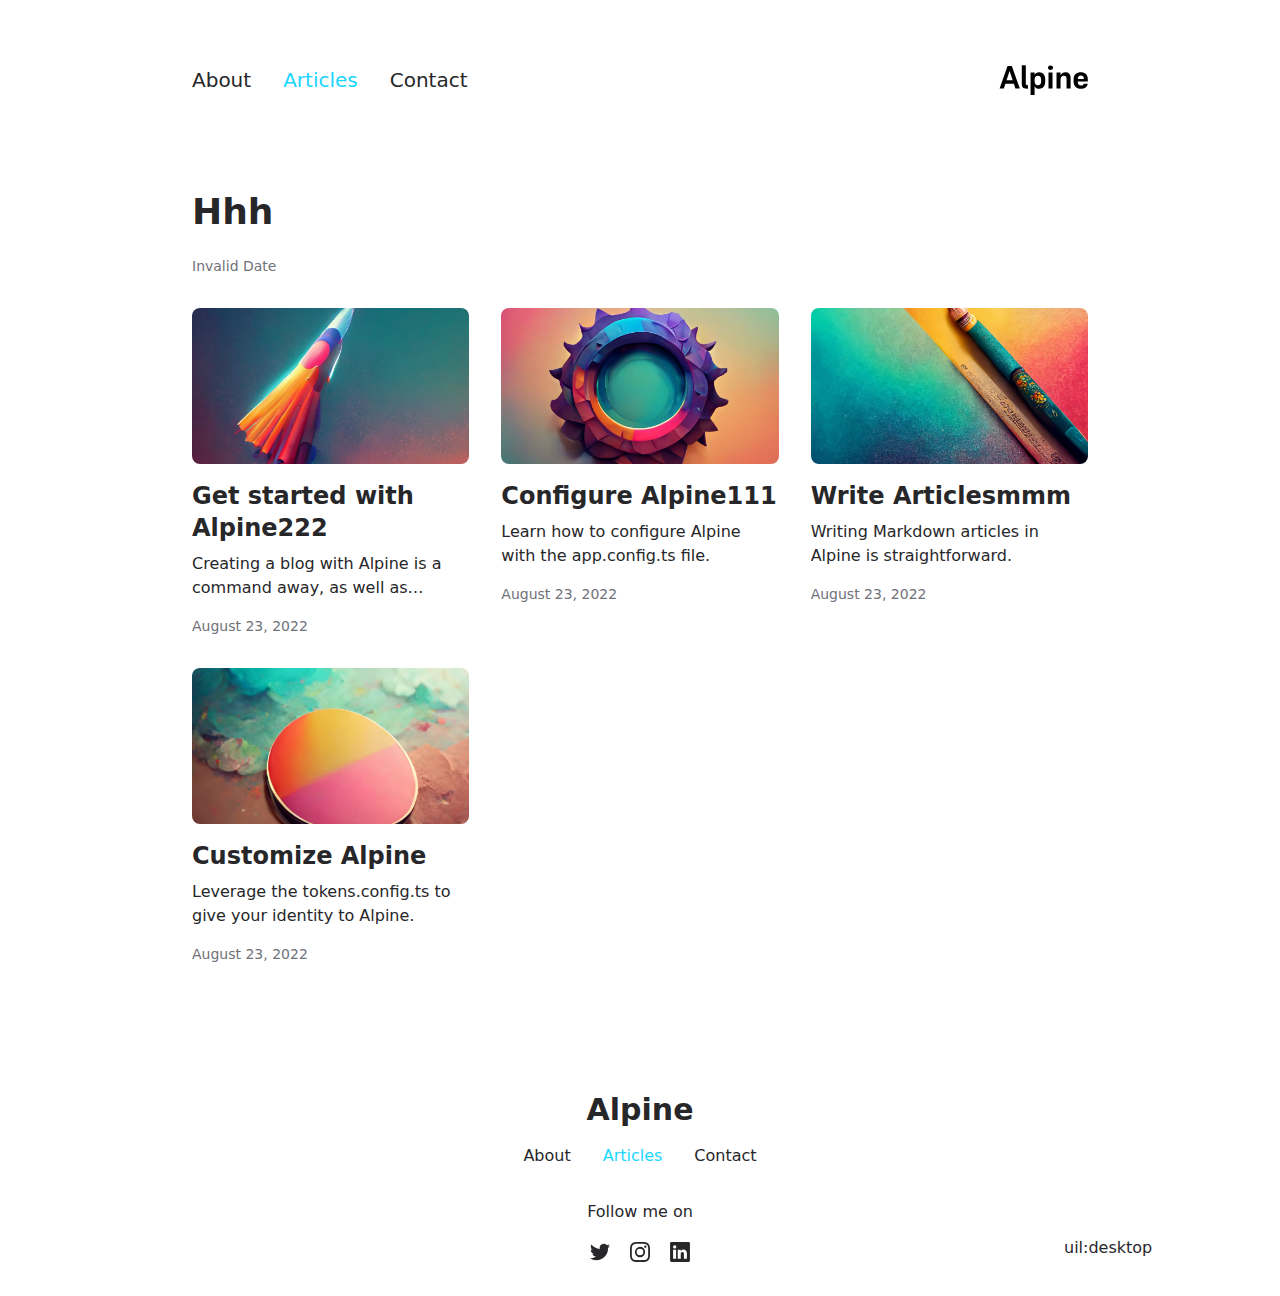
<file: articles/index.html>
<!DOCTYPE html>
<html  lang="en">
<head><meta charset="utf-8">
<meta name="viewport" content="width=device-width, initial-scale=1">
<title>Articles</title>
<meta name="twitter:card" content="summary_large_image">
<meta name="description" content="The minimalist blog theme">
<meta property="og:description" content="The minimalist blog theme">
<meta property="og:image" content="/social-card-preview.png">
<meta property="og:image:width" content="400">
<meta property="og:image:height" content="300">
<meta property="og:image:alt" content="An image showcasing my project.">
<meta property="og:title" content="Articles">
<link rel="preload" as="fetch" crossorigin="anonymous" href="/articles/_payload.json">
<link rel="stylesheet" href="/_nuxt/entry.9d7a7a4f.css">
<link rel="stylesheet" href="/_nuxt/DocumentDrivenNotFound.f4a2ab44.css">
<link rel="stylesheet" href="/_nuxt/ArticlesList.ccd99539.css">
<link rel="stylesheet" href="/_nuxt/ArticlesListItem.e441dca5.css">
<link rel="stylesheet" href="/_nuxt/ProseA.1addd5de.css">
<link rel="stylesheet" href="/_nuxt/ProseCodeInline.8d104b46.css">
<link rel="modulepreload" as="script" crossorigin href="/_nuxt/entry.7bab7b47.js">
<link rel="modulepreload" as="script" crossorigin href="/_nuxt/NuxtImg.dc6b8fa9.js">
<link rel="modulepreload" as="script" crossorigin href="/_nuxt/document-driven.dd75201e.js">
<link rel="modulepreload" as="script" crossorigin href="/_nuxt/DocumentDrivenEmpty.a6d3390a.js">
<link rel="modulepreload" as="script" crossorigin href="/_nuxt/ContentRenderer.80a444b1.js">
<link rel="modulepreload" as="script" crossorigin href="/_nuxt/ContentRendererMarkdown.vue.833b95d3.js">
<link rel="modulepreload" as="script" crossorigin href="/_nuxt/DocumentDrivenNotFound.afc99674.js">
<link rel="modulepreload" as="script" crossorigin href="/_nuxt/page.4bfcc43c.js">
<link rel="modulepreload" as="script" crossorigin href="/_nuxt/ContentRendererMarkdown.aa073cbf.js">
<link rel="modulepreload" as="script" crossorigin href="/_nuxt/ArticlesList.230f0fc7.js">
<link rel="modulepreload" as="script" crossorigin href="/_nuxt/ArticlesListItem.7eeb2d4b.js">
<link rel="modulepreload" as="script" crossorigin href="/_nuxt/date.824a539b.js">
<link rel="modulepreload" as="script" crossorigin href="/_nuxt/ProseA.e78e5e14.js">
<link rel="modulepreload" as="script" crossorigin href="/_nuxt/ProseCodeInline.3fee4ea7.js">
<link rel="modulepreload" as="script" crossorigin href="/_nuxt/asyncData.19ec286e.js">
<link rel="prefetch" as="style" href="/_nuxt/article.758fcc1c.css">
<link rel="prefetch" as="script" crossorigin href="/_nuxt/article.21a29a1a.js">
<link rel="prefetch" as="script" crossorigin href="/_nuxt/default.775b7761.js">
<link rel="prefetch" as="script" crossorigin href="/_nuxt/client-db.09e0c037.js">
<link rel="prefetch" as="script" crossorigin href="/_nuxt/debug.f014a299.js">
<link rel="prefetch" as="style" href="/_nuxt/useStudio.f3e13c21.css">
<link rel="prefetch" as="script" crossorigin href="/_nuxt/useStudio.6dbfce4f.js">
<link rel="prefetch" as="style" href="/_nuxt/error-404.7910d5ca.css">
<link rel="prefetch" as="script" crossorigin href="/_nuxt/error-404.266d628f.js">
<link rel="prefetch" as="style" href="/_nuxt/error-500.1db01289.css">
<link rel="prefetch" as="script" crossorigin href="/_nuxt/error-500.db0f7578.js">
<script type="module" src="/_nuxt/entry.7bab7b47.js" crossorigin></script><style id="pinceau-runtime-hydratable">@media{.phy[--]{--puid:IrHE7L-v;}.pv-Y3bCUR{max-width:var(--elements-container-maxWidth);padding-left:var(--elements-container-padding-mobile);padding-right:var(--elements-container-padding-mobile);}@media (min-width: 475px){.pv-Y3bCUR{padding-left:var(--elements-container-padding-xs);padding-right:var(--elements-container-padding-xs);}}@media (min-width: 640px){.pv-Y3bCUR{padding-left:var(--elements-container-padding-sm);padding-right:var(--elements-container-padding-sm);}}@media (min-width: 768px){.pv-Y3bCUR{padding-left:var(--elements-container-padding-md);padding-right:var(--elements-container-padding-md);}}} </style><style id="pinceau-theme">@media { :root {--pinceau-mq: initial; --alpine-readableLine: 68ch;--alpine-backdrop-backgroundColor: #f4f4f5b3;--prose-code-inline-padding: 0.2rem 0.375rem 0.2rem 0.375rem;--prose-code-block-backdropFilter: contrast(1);--prose-code-block-border-style: solid;--prose-code-block-border-width: 1px;--prose-tbody-tr-borderBottom-style: dashed;--prose-tbody-tr-borderBottom-width: 1px;--prose-th-textAlign: inherit;--prose-thead-borderBottom-style: solid;--prose-thead-borderBottom-width: 1px;--prose-thead-border-style: solid;--prose-thead-border-width: 0px;--prose-table-textAlign: start;--prose-hr-width: 1px;--prose-hr-style: solid;--prose-li-listStylePosition: outside;--prose-ol-li-markerColor: currentColor;--prose-ol-paddingInlineStart: 21px;--prose-ol-listStyleType: decimal;--prose-ul-li-markerColor: currentColor;--prose-ul-paddingInlineStart: 21px;--prose-ul-listStyleType: disc;--prose-blockquote-border-style: solid;--prose-blockquote-border-width: 4px;--prose-blockquote-quotes: '201C' '201D' '2018' '2019';--prose-blockquote-paddingInlineStart: 24px;--prose-a-code-color-hover: currentColor;--prose-a-code-color-static: currentColor;--prose-a-hasCode-borderBottom: none;--prose-a-border-distance: 2px;--prose-a-border-color-hover: currentColor;--prose-a-border-color-static: currentColor;--prose-a-border-style-hover: solid;--prose-a-border-style-static: dashed;--prose-a-border-width: 1px;--prose-a-color-static: inherit;--prose-a-textDecoration: none;--prose-h6-margin: 3rem 0 2rem;--prose-h5-margin: 3rem 0 2rem;--prose-h4-margin: 3rem 0 2rem;--prose-h3-margin: 3rem 0 2rem;--prose-h2-margin: 3rem 0 2rem;--prose-h1-margin: 0 0 2rem;--prose-p-fontSize: 18px;--typography-lead-loose: 2;--typography-lead-relaxed: 1.625;--typography-lead-normal: 1.5;--typography-lead-snug: 1.375;--typography-lead-tight: 1.25;--typography-lead-none: 1;--typography-lead-10: 2.5rem;--typography-lead-9: 2.25rem;--typography-lead-8: 2rem;--typography-lead-7: 1.75rem;--typography-lead-6: 1.5rem;--typography-lead-5: 1.25rem;--typography-lead-4: 1rem;--typography-lead-3: .75rem;--typography-lead-2: .5rem;--typography-lead-1: .025rem;--typography-fontWeight-black: 900;--typography-fontWeight-extrabold: 800;--typography-fontWeight-bold: 700;--typography-fontWeight-semibold: 600;--typography-fontWeight-medium: 500;--typography-fontWeight-normal: 400;--typography-fontWeight-light: 300;--typography-fontWeight-extralight: 200;--typography-fontWeight-thin: 100;--typography-fontSize-9xl: 128px;--typography-fontSize-8xl: 96px;--typography-fontSize-7xl: 72px;--typography-fontSize-6xl: 60px;--typography-fontSize-5xl: 48px;--typography-fontSize-4xl: 36px;--typography-fontSize-3xl: 30px;--typography-fontSize-2xl: 24px;--typography-fontSize-xl: 20px;--typography-fontSize-lg: 18px;--typography-fontSize-base: 16px;--typography-fontSize-sm: 14px;--typography-fontSize-xs: 12px;--typography-letterSpacing-wide: 0.025em;--typography-letterSpacing-tight: -0.025em;--typography-verticalMargin-base: 24px;--typography-verticalMargin-sm: 16px;--elements-border-secondary-hover: [object Object];--elements-backdrop-background: #fffc;--elements-backdrop-filter: saturate(200%) blur(20px);--elements-container-maxWidth: 64rem;--lead-loose: 2;--lead-relaxed: 1.625;--lead-normal: 1.5;--lead-snug: 1.375;--lead-tight: 1.25;--lead-none: 1;--lead-10: 2.5rem;--lead-9: 2.25rem;--lead-8: 2rem;--lead-7: 1.75rem;--lead-6: 1.5rem;--lead-5: 1.25rem;--lead-4: 1rem;--lead-3: .75rem;--lead-2: .5rem;--lead-1: .025rem;--letterSpacing-widest: 0.1em;--letterSpacing-wider: 0.05em;--letterSpacing-wide: 0.025em;--letterSpacing-normal: 0em;--letterSpacing-tight: -0.025em;--letterSpacing-tighter: -0.05em;--fontSize-9xl: 8rem;--fontSize-8xl: 6rem;--fontSize-7xl: 4.5rem;--fontSize-6xl: 3.75rem;--fontSize-5xl: 3rem;--fontSize-4xl: 2.25rem;--fontSize-3xl: 1.875rem;--fontSize-2xl: 1.5rem;--fontSize-xl: 1.25rem;--fontSize-lg: 1.125rem;--fontSize-base: 1rem;--fontSize-sm: 0.875rem;--fontSize-xs: 0.75rem;--fontWeight-black: 900;--fontWeight-extrabold: 800;--fontWeight-bold: 700;--fontWeight-semibold: 600;--fontWeight-medium: 500;--fontWeight-normal: 400;--fontWeight-light: 300;--fontWeight-extralight: 200;--fontWeight-thin: 100;--font-mono: ui-monospace, SFMono-Regular, Menlo, Monaco, Consolas, Liberation Mono, Courier New, monospace;--font-serif: ui-serif, Georgia, Cambria, Times New Roman, Times, serif;--font-sans: ui-sans-serif, system-ui, -apple-system, BlinkMacSystemFont, Segoe UI, Roboto, Helvetica Neue, Arial, Noto Sans, sans-serif, Apple Color Emoji, Segoe UI Emoji, Segoe UI Symbol, Noto Color Emoji;--opacity-total: 1;--opacity-high: 0.8;--opacity-medium: 0.5;--opacity-soft: 0.3;--opacity-light: 0.15;--opacity-bright: 0.1;--opacity-noOpacity: 0;--borderWidth-lg: 3px;--borderWidth-md: 2px;--borderWidth-sm: 1px;--borderWidth-noBorder: 0;--space-rem-875: 0.875rem;--space-rem-625: 0.625rem;--space-rem-375: 0.375rem;--space-rem-125: 0.125rem;--space-px: 1px;--space-128: 32rem;--space-96: 24rem;--space-80: 20rem;--space-72: 18rem;--space-64: 16rem;--space-60: 15rem;--space-56: 14rem;--space-52: 13rem;--space-48: 12rem;--space-44: 11rem;--space-40: 10rem;--space-36: 9rem;--space-32: 8rem;--space-28: 7rem;--space-24: 6rem;--space-20: 5rem;--space-16: 4rem;--space-14: 3.5rem;--space-12: 3rem;--space-11: 2.75rem;--space-10: 2.5rem;--space-9: 2.25rem;--space-8: 2rem;--space-7: 1.75rem;--space-6: 1.5rem;--space-5: 1.25rem;--space-4: 1rem;--space-3: 0.75rem;--space-2: 0.5rem;--space-1: 0.25rem;--space-0: 0px;--size-full: 100%;--size-7xl: 80rem;--size-6xl: 72rem;--size-5xl: 64rem;--size-4xl: 56rem;--size-3xl: 48rem;--size-2xl: 42rem;--size-xl: 36rem;--size-lg: 32rem;--size-md: 28rem;--size-sm: 24rem;--size-xs: 20rem;--size-200: 200px;--size-104: 104px;--size-80: 80px;--size-64: 64px;--size-56: 56px;--size-48: 48px;--size-40: 40px;--size-32: 32px;--size-24: 24px;--size-20: 20px;--size-16: 16px;--size-12: 12px;--size-8: 8px;--size-6: 6px;--size-4: 4px;--size-2: 2px;--size-0: 0px;--radii-full: 9999px;--radii-3xl: 1.75rem;--radii-2xl: 1.5rem;--radii-xl: 1rem;--radii-lg: 0.75rem;--radii-md: 0.5rem;--radii-sm: 0.375rem;--radii-xs: 0.25rem;--radii-2xs: 0.125rem;--radii-none: 0px;--shadow-none: 0px 0px 0px 0px transparent;--shadow-lg: 0px 10px 15px -3px #000000, 0px 4px 6px -4px #000000;--shadow-md: 0px 4px 6px -1px #000000, 0px 2px 4px -2px #000000;--shadow-sm: 0px 1px 3px 0px #000000, 0px 1px 2px -1px #000000;--shadow-xs: 0px 1px 2px 0px #000000;--height-screen: 100vh;--width-screen: 100vw;--color-primary-900: #002e38;--color-primary-800: #005c70;--color-primary-700: #008aa9;--color-primary-600: #00b9e1;--color-primary-500: #1ad6ff;--color-primary-400: #40ddff;--color-primary-300: #66e4ff;--color-primary-200: #8deaff;--color-primary-100: #b3f1ff;--color-primary-50: #d9f8ff;--color-ruby-900: #380011;--color-ruby-800: #700021;--color-ruby-700: #a90032;--color-ruby-600: #e10043;--color-ruby-500: #ff1a5e;--color-ruby-400: #ff4079;--color-ruby-300: #ff6694;--color-ruby-200: #ff8dae;--color-ruby-100: #ffb3c9;--color-ruby-50: #ffd9e4;--color-pink-900: #380025;--color-pink-800: #70004b;--color-pink-700: #a90070;--color-pink-600: #e10095;--color-pink-500: #ff1ab2;--color-pink-400: #ff40bf;--color-pink-300: #ff66cc;--color-pink-200: #ff8dd8;--color-pink-100: #ffb3e5;--color-pink-50: #ffd9f2;--color-purple-900: #190038;--color-purple-800: #330070;--color-purple-700: #4c00a9;--color-purple-600: #6500e1;--color-purple-500: #811aff;--color-purple-400: #9640ff;--color-purple-300: #ab66ff;--color-purple-200: #c08dff;--color-purple-100: #d5b3ff;--color-purple-50: #ead9ff;--color-royalblue-900: #0b0531;--color-royalblue-800: #160a62;--color-royalblue-700: #211093;--color-royalblue-600: #2c15c4;--color-royalblue-500: #4127e8;--color-royalblue-400: #614bec;--color-royalblue-300: #806ff0;--color-royalblue-200: #a093f3;--color-royalblue-100: #c0b7f7;--color-royalblue-50: #dfdbfb;--color-indigoblue-900: #001238;--color-indigoblue-800: #002370;--color-indigoblue-700: #0035a9;--color-indigoblue-600: #0047e1;--color-indigoblue-500: #1a62ff;--color-indigoblue-400: #407cff;--color-indigoblue-300: #6696ff;--color-indigoblue-200: #8db0ff;--color-indigoblue-100: #b3cbff;--color-indigoblue-50: #d9e5ff;--color-blue-900: #002438;--color-blue-800: #004870;--color-blue-700: #006ca9;--color-blue-600: #0090e1;--color-blue-500: #1aadff;--color-blue-400: #40bbff;--color-blue-300: #66c8ff;--color-blue-200: #8dd6ff;--color-blue-100: #b3e4ff;--color-blue-50: #d9f1ff;--color-lightblue-900: #002e38;--color-lightblue-800: #005c70;--color-lightblue-700: #008aa9;--color-lightblue-600: #00b9e1;--color-lightblue-500: #1ad6ff;--color-lightblue-400: #40ddff;--color-lightblue-300: #66e4ff;--color-lightblue-200: #8deaff;--color-lightblue-100: #b3f1ff;--color-lightblue-50: #d9f8ff;--color-teal-900: #062a28;--color-teal-800: #0b544f;--color-teal-700: #117d77;--color-teal-600: #16a79e;--color-teal-500: #1cd1c6;--color-teal-400: #36e4da;--color-teal-300: #5fe9e1;--color-teal-200: #87efe9;--color-teal-100: #aff4f0;--color-teal-50: #d7faf8;--color-pear-900: #2a2b09;--color-pear-800: #545512;--color-pear-700: #7e801b;--color-pear-600: #a8aa24;--color-pear-500: #d0d32f;--color-pear-400: #d8da52;--color-pear-300: #e0e274;--color-pear-200: #e8e997;--color-pear-100: #eff0ba;--color-pear-50: #f7f8dc;--color-red-900: #380300;--color-red-800: #700700;--color-red-700: #a90a00;--color-red-600: #e10e00;--color-red-500: #ff281a;--color-red-400: #ff4c40;--color-red-300: #ff7066;--color-red-200: #ff948d;--color-red-100: #ffb7b3;--color-red-50: #ffdbd9;--color-orange-900: #381800;--color-orange-800: #702f00;--color-orange-700: #a94700;--color-orange-600: #e15e00;--color-orange-500: #ff7a1a;--color-orange-400: #ff9040;--color-orange-300: #ffa666;--color-orange-200: #ffbd8d;--color-orange-100: #ffd3b3;--color-orange-50: #ffe9d9;--color-yellow-900: #362b03;--color-yellow-800: #6d5605;--color-yellow-700: #a38108;--color-yellow-600: #daac0a;--color-yellow-500: #f5c828;--color-yellow-400: #f7d14c;--color-yellow-300: #f8da70;--color-yellow-200: #fae393;--color-yellow-100: #fcedb7;--color-yellow-50: #fdf6db;--color-green-900: #003f25;--color-green-800: #005e38;--color-green-700: #007e4a;--color-green-600: #009d5d;--color-green-500: #00bd6f;--color-green-400: #00dc82;--color-green-300: #30ffaa;--color-green-200: #83ffcc;--color-green-100: #acffdd;--color-green-50: #d6ffee;--color-gray-900: #18181B;--color-gray-800: #27272A;--color-gray-700: #3f3f46;--color-gray-600: #52525B;--color-gray-500: #71717A;--color-gray-400: #a1a1aa;--color-gray-300: #D4d4d8;--color-gray-200: #e4e4e7;--color-gray-100: #f4f4f5;--color-gray-50: #fafafa;--color-black: #0c0c0d;--color-white: #FFFFFF;--media-portrait: only screen and (orientation: portrait);--media-landscape: only screen and (orientation: landscape);--media-rm: (prefers-reduced-motion: reduce);--media-2xl: (min-width: 1536px);--media-xl: (min-width: 1280px);--media-lg: (min-width: 1024px);--media-md: (min-width: 768px);--media-sm: (min-width: 640px);--media-xs: (min-width: 475px);--alpine-body-color: var(--color-gray-800);--alpine-body-backgroundColor: var(--color-white);--prose-code-inline-fontWeight: var(--typography-fontWeight-normal);--prose-code-inline-fontSize: var(--typography-fontSize-sm);--prose-code-inline-borderRadius: var(--radii-xs);--prose-code-block-pre-padding: var(--typography-verticalMargin-sm);--prose-code-block-margin: var(--typography-verticalMargin-base) 0;--prose-code-block-fontSize: var(--typography-fontSize-sm);--prose-tbody-code-inline-fontSize: var(--typography-fontSize-sm);--prose-tbody-td-padding: var(--typography-verticalMargin-sm);--prose-th-fontWeight: var(--typography-fontWeight-semibold);--prose-th-padding: 0 var(--typography-verticalMargin-sm) var(--typography-verticalMargin-sm) var(--typography-verticalMargin-sm);--prose-table-lineHeight: var(--typography-lead-6);--prose-table-fontSize: var(--typography-fontSize-sm);--prose-table-margin: var(--typography-verticalMargin-base) 0;--prose-hr-margin: var(--typography-verticalMargin-base) 0;--prose-li-margin: var(--typography-verticalMargin-sm) 0;--prose-ol-margin: var(--typography-verticalMargin-base) 0;--prose-ul-margin: var(--typography-verticalMargin-base) 0;--prose-blockquote-margin: var(--typography-verticalMargin-base) 0;--prose-a-code-border-style: var(--prose-a-border-style-static);--prose-a-code-border-width: var(--prose-a-border-width);--prose-a-fontWeight: var(--typography-fontWeight-medium);--prose-img-margin: var(--typography-verticalMargin-base) 0;--prose-strong-fontWeight: var(--typography-fontWeight-semibold);--prose-h6-iconSize: var(--typography-fontSize-base);--prose-h6-fontWeight: var(--typography-fontWeight-semibold);--prose-h6-lineHeight: var(--typography-lead-normal);--prose-h6-fontSize: var(--typography-fontSize-lg);--prose-h5-iconSize: var(--typography-fontSize-lg);--prose-h5-fontWeight: var(--typography-fontWeight-semibold);--prose-h5-lineHeight: var(--typography-lead-snug);--prose-h5-fontSize: var(--typography-fontSize-xl);--prose-h4-iconSize: var(--typography-fontSize-lg);--prose-h4-letterSpacing: var(--typography-letterSpacing-tight);--prose-h4-fontWeight: var(--typography-fontWeight-semibold);--prose-h4-lineHeight: var(--typography-lead-snug);--prose-h4-fontSize: var(--typography-fontSize-2xl);--prose-h3-iconSize: var(--typography-fontSize-xl);--prose-h3-letterSpacing: var(--typography-letterSpacing-tight);--prose-h3-fontWeight: var(--typography-fontWeight-semibold);--prose-h3-lineHeight: var(--typography-lead-snug);--prose-h3-fontSize: var(--typography-fontSize-3xl);--prose-h2-iconSize: var(--typography-fontSize-2xl);--prose-h2-letterSpacing: var(--typography-letterSpacing-tight);--prose-h2-fontWeight: var(--typography-fontWeight-semibold);--prose-h2-lineHeight: var(--typography-lead-tight);--prose-h2-fontSize: var(--typography-fontSize-4xl);--prose-h1-iconSize: var(--typography-fontSize-3xl);--prose-h1-letterSpacing: var(--typography-letterSpacing-tight);--prose-h1-fontWeight: var(--typography-fontWeight-bold);--prose-h1-lineHeight: var(--typography-lead-tight);--prose-h1-fontSize: var(--typography-fontSize-5xl);--prose-p-br-margin: var(--typography-verticalMargin-base) 0 0 0;--prose-p-margin: var(--typography-verticalMargin-base) 0;--prose-p-lineHeight: var(--typography-lead-normal);--typography-color-primary-900: var(--color-primary-900);--typography-color-primary-800: var(--color-primary-800);--typography-color-primary-700: var(--color-primary-700);--typography-color-primary-600: var(--color-primary-600);--typography-color-primary-500: var(--color-primary-500);--typography-color-primary-400: var(--color-primary-400);--typography-color-primary-300: var(--color-primary-300);--typography-color-primary-200: var(--color-primary-200);--typography-color-primary-100: var(--color-primary-100);--typography-color-primary-50: var(--color-primary-50);--typography-font-code: var(--font-mono);--typography-font-body: var(--font-sans);--typography-font-display: var(--font-sans);--typography-body-backgroundColor: var(--color-white);--typography-body-color: var(--color-black);--elements-state-danger-borderColor-secondary: var(--color-red-200);--elements-state-danger-borderColor-primary: var(--color-red-100);--elements-state-danger-backgroundColor-secondary: var(--color-red-100);--elements-state-danger-backgroundColor-primary: var(--color-red-50);--elements-state-danger-color-secondary: var(--color-red-600);--elements-state-danger-color-primary: var(--color-red-500);--elements-state-warning-borderColor-secondary: var(--color-yellow-200);--elements-state-warning-borderColor-primary: var(--color-yellow-100);--elements-state-warning-backgroundColor-secondary: var(--color-yellow-100);--elements-state-warning-backgroundColor-primary: var(--color-yellow-50);--elements-state-warning-color-secondary: var(--color-yellow-700);--elements-state-warning-color-primary: var(--color-yellow-600);--elements-state-success-borderColor-secondary: var(--color-green-200);--elements-state-success-borderColor-primary: var(--color-green-100);--elements-state-success-backgroundColor-secondary: var(--color-green-100);--elements-state-success-backgroundColor-primary: var(--color-green-50);--elements-state-success-color-secondary: var(--color-green-600);--elements-state-success-color-primary: var(--color-green-500);--elements-state-info-borderColor-secondary: var(--color-blue-200);--elements-state-info-borderColor-primary: var(--color-blue-100);--elements-state-info-backgroundColor-secondary: var(--color-blue-100);--elements-state-info-backgroundColor-primary: var(--color-blue-50);--elements-state-info-color-secondary: var(--color-blue-600);--elements-state-info-color-primary: var(--color-blue-500);--elements-state-primary-borderColor-secondary: var(--color-primary-200);--elements-state-primary-borderColor-primary: var(--color-primary-100);--elements-state-primary-backgroundColor-secondary: var(--color-primary-100);--elements-state-primary-backgroundColor-primary: var(--color-primary-50);--elements-state-primary-color-secondary: var(--color-primary-700);--elements-state-primary-color-primary: var(--color-primary-600);--elements-surface-secondary-backgroundColor: var(--color-gray-200);--elements-surface-primary-backgroundColor: var(--color-gray-100);--elements-surface-background-base: var(--color-gray-100);--elements-border-secondary-static: var(--color-gray-200);--elements-border-primary-hover: var(--color-gray-200);--elements-border-primary-static: var(--color-gray-100);--elements-container-padding-md: var(--space-16);--elements-container-padding-sm: var(--space-12);--elements-container-padding-xs: var(--space-8);--elements-container-padding-mobile: var(--space-6);--elements-text-secondary-color-hover: var(--color-gray-700);--elements-text-secondary-color-static: var(--color-gray-500);--elements-text-primary-color-static: var(--color-gray-900);--text-6xl-lineHeight: var(--lead-none);--text-6xl-fontSize: var(--fontSize-6xl);--text-5xl-lineHeight: var(--lead-none);--text-5xl-fontSize: var(--fontSize-5xl);--text-4xl-lineHeight: var(--lead-10);--text-4xl-fontSize: var(--fontSize-4xl);--text-3xl-lineHeight: var(--lead-9);--text-3xl-fontSize: var(--fontSize-3xl);--text-2xl-lineHeight: var(--lead-8);--text-2xl-fontSize: var(--fontSize-2xl);--text-xl-lineHeight: var(--lead-7);--text-xl-fontSize: var(--fontSize-xl);--text-lg-lineHeight: var(--lead-7);--text-lg-fontSize: var(--fontSize-lg);--text-base-lineHeight: var(--lead-6);--text-base-fontSize: var(--fontSize-base);--text-sm-lineHeight: var(--lead-5);--text-sm-fontSize: var(--fontSize-sm);--text-xs-lineHeight: var(--lead-4);--text-xs-fontSize: var(--fontSize-xs);--shadow-2xl: 0px 25px 50px -12px var(--color-gray-900);--shadow-xl: 0px 20px 25px -5px var(--color-gray-400), 0px 8px 10px -6px #000000;--color-secondary-900: var(--color-gray-900);--color-secondary-800: var(--color-gray-800);--color-secondary-700: var(--color-gray-700);--color-secondary-600: var(--color-gray-600);--color-secondary-500: var(--color-gray-500);--color-secondary-400: var(--color-gray-400);--color-secondary-300: var(--color-gray-300);--color-secondary-200: var(--color-gray-200);--color-secondary-100: var(--color-gray-100);--color-secondary-50: var(--color-gray-50);--prose-a-code-background-hover: var(--typography-color-primary-50);--prose-a-code-border-color-hover: var(--typography-color-primary-500);--prose-a-color-hover: var(--typography-color-primary-500);--typography-color-secondary-900: var(--color-secondary-900);--typography-color-secondary-800: var(--color-secondary-800);--typography-color-secondary-700: var(--color-secondary-700);--typography-color-secondary-600: var(--color-secondary-600);--typography-color-secondary-500: var(--color-secondary-500);--typography-color-secondary-400: var(--color-secondary-400);--typography-color-secondary-300: var(--color-secondary-300);--typography-color-secondary-200: var(--color-secondary-200);--typography-color-secondary-100: var(--color-secondary-100);--typography-color-secondary-50: var(--color-secondary-50);--prose-code-inline-backgroundColor: var(--typography-color-secondary-100);--prose-code-inline-color: var(--typography-color-secondary-700);--prose-code-block-backgroundColor: var(--typography-color-secondary-100);--prose-code-block-color: var(--typography-color-secondary-700);--prose-code-block-border-color: var(--typography-color-secondary-200);--prose-tbody-tr-borderBottom-color: var(--typography-color-secondary-200);--prose-th-color: var(--typography-color-secondary-600);--prose-thead-borderBottom-color: var(--typography-color-secondary-200);--prose-thead-border-color: var(--typography-color-secondary-300);--prose-hr-color: var(--typography-color-secondary-200);--prose-blockquote-border-color: var(--typography-color-secondary-200);--prose-blockquote-color: var(--typography-color-secondary-500);--prose-a-code-border-color-static: var(--typography-color-secondary-400); } }@media { :root.dark {--pinceau-mq: dark; --alpine-backdrop-backgroundColor: #18181bb3;--prose-code-block-backdropFilter: contrast(1);--prose-ol-li-markerColor: currentColor;--prose-ul-li-markerColor: currentColor;--prose-a-code-color-hover: currentColor;--prose-a-code-color-static: currentColor;--prose-a-border-color-hover: currentColor;--prose-a-border-color-static: currentColor;--prose-a-color-static: inherit;--elements-backdrop-background: #0c0d0ccc;--alpine-body-color: var(--color-gray-200);--alpine-body-backgroundColor: var(--color-black);--typography-body-backgroundColor: var(--color-black);--typography-body-color: var(--color-white);--elements-state-danger-borderColor-secondary: var(--color-red-700);--elements-state-danger-borderColor-primary: var(--color-red-800);--elements-state-danger-backgroundColor-secondary: var(--color-red-800);--elements-state-danger-backgroundColor-primary: var(--color-red-900);--elements-state-danger-color-secondary: var(--color-red-200);--elements-state-danger-color-primary: var(--color-red-300);--elements-state-warning-borderColor-secondary: var(--color-yellow-700);--elements-state-warning-borderColor-primary: var(--color-yellow-800);--elements-state-warning-backgroundColor-secondary: var(--color-yellow-800);--elements-state-warning-backgroundColor-primary: var(--color-yellow-900);--elements-state-warning-color-secondary: var(--color-yellow-200);--elements-state-warning-color-primary: var(--color-yellow-400);--elements-state-success-borderColor-secondary: var(--color-green-700);--elements-state-success-borderColor-primary: var(--color-green-800);--elements-state-success-backgroundColor-secondary: var(--color-green-800);--elements-state-success-backgroundColor-primary: var(--color-green-900);--elements-state-success-color-secondary: var(--color-green-200);--elements-state-success-color-primary: var(--color-green-400);--elements-state-info-borderColor-secondary: var(--color-blue-700);--elements-state-info-borderColor-primary: var(--color-blue-800);--elements-state-info-backgroundColor-secondary: var(--color-blue-800);--elements-state-info-backgroundColor-primary: var(--color-blue-900);--elements-state-info-color-secondary: var(--color-blue-200);--elements-state-info-color-primary: var(--color-blue-400);--elements-state-primary-borderColor-secondary: var(--color-primary-700);--elements-state-primary-borderColor-primary: var(--color-primary-800);--elements-state-primary-backgroundColor-secondary: var(--color-primary-800);--elements-state-primary-backgroundColor-primary: var(--color-primary-900);--elements-state-primary-color-secondary: var(--color-primary-200);--elements-state-primary-color-primary: var(--color-primary-400);--elements-surface-secondary-backgroundColor: var(--color-gray-800);--elements-surface-primary-backgroundColor: var(--color-gray-900);--elements-surface-background-base: var(--color-gray-900);--elements-border-secondary-static: var(--color-gray-800);--elements-border-primary-hover: var(--color-gray-800);--elements-border-primary-static: var(--color-gray-900);--elements-text-secondary-color-hover: var(--color-gray-200);--elements-text-secondary-color-static: var(--color-gray-400);--elements-text-primary-color-static: var(--color-gray-50);--prose-a-code-background-hover: var(--typography-color-primary-900);--prose-a-code-border-color-hover: var(--typography-color-primary-600);--prose-a-color-hover: var(--typography-color-primary-400);--prose-code-inline-backgroundColor: var(--typography-color-secondary-800);--prose-code-inline-color: var(--typography-color-secondary-200);--prose-code-block-backgroundColor: var(--typography-color-secondary-900);--prose-code-block-color: var(--typography-color-secondary-200);--prose-code-block-border-color: var(--typography-color-secondary-800);--prose-tbody-tr-borderBottom-color: var(--typography-color-secondary-800);--prose-th-color: var(--typography-color-secondary-400);--prose-thead-borderBottom-color: var(--typography-color-secondary-800);--prose-thead-border-color: var(--typography-color-secondary-600);--prose-hr-color: var(--typography-color-secondary-800);--prose-blockquote-border-color: var(--typography-color-secondary-700);--prose-blockquote-color: var(--typography-color-secondary-400);--prose-a-code-border-color-static: var(--typography-color-secondary-600); } }</style><script>"use strict";(()=>{const a=window,e=document.documentElement,m=["dark","light"],c=window&&window.localStorage&&window.localStorage.getItem&&window.localStorage.getItem("nuxt-color-mode")||"system";let n=c==="system"?d():c;const l=e.getAttribute("data-color-mode-forced");l&&(n=l),i(n),a["__NUXT_COLOR_MODE__"]={preference:c,value:n,getColorScheme:d,addColorScheme:i,removeColorScheme:f};function i(o){const t=""+o+"",s="";e.classList?e.classList.add(t):e.className+=" "+t,s&&e.setAttribute("data-"+s,o)}function f(o){const t=""+o+"",s="";e.classList?e.classList.remove(t):e.className=e.className.replace(new RegExp(t,"g"),""),s&&e.removeAttribute("data-"+s)}function r(o){return a.matchMedia("(prefers-color-scheme"+o+")")}function d(){if(a.matchMedia&&r("").media!=="not all"){for(const o of m)if(r(":"+o).matches)return o}return"light"}})();
</script></head>
<body ><div id="__nuxt"><div class="container pv-Y3bCUR pc-IrHE7L app-layout" data-v-ef8a7aba data-v-4f31ff05><!--[--><div class="nuxt-progress" style="width:0%;height:3px;opacity:0;background-size:Infinity% auto;" data-v-ef8a7aba></div><header class="right" data-v-ef8a7aba data-v-931ee485><div class="menu" data-v-931ee485><button aria-label="Navigation Menu" data-v-931ee485><svg width="24" height="24" viewBox="0 0 68 68" fill="currentColor" xmlns="http://www.w3.org/2000/svg" data-v-931ee485><path d="M8 34C8 32.1362 8 31.2044 8.30448 30.4693C8.71046 29.4892 9.48915 28.7105 10.4693 28.3045C11.2044 28 12.1362 28 14 28C15.8638 28 16.7956 28 17.5307 28.3045C18.5108 28.7105 19.2895 29.4892 19.6955 30.4693C20 31.2044 20 32.1362 20 34C20 35.8638 20 36.7956 19.6955 37.5307C19.2895 38.5108 18.5108 39.2895 17.5307 39.6955C16.7956 40 15.8638 40 14 40C12.1362 40 11.2044 40 10.4693 39.6955C9.48915 39.2895 8.71046 38.5108 8.30448 37.5307C8 36.7956 8 35.8638 8 34Z" data-v-931ee485></path><path d="M28 34C28 32.1362 28 31.2044 28.3045 30.4693C28.7105 29.4892 29.4892 28.7105 30.4693 28.3045C31.2044 28 32.1362 28 34 28C35.8638 28 36.7956 28 37.5307 28.3045C38.5108 28.7105 39.2895 29.4892 39.6955 30.4693C40 31.2044 40 32.1362 40 34C40 35.8638 40 36.7956 39.6955 37.5307C39.2895 38.5108 38.5108 39.2895 37.5307 39.6955C36.7956 40 35.8638 40 34 40C32.1362 40 31.2044 40 30.4693 39.6955C29.4892 39.2895 28.7105 38.5108 28.3045 37.5307C28 36.7956 28 35.8638 28 34Z" data-v-931ee485></path><path d="M48 34C48 32.1362 48 31.2044 48.3045 30.4693C48.7105 29.4892 49.4892 28.7105 50.4693 28.3045C51.2044 28 52.1362 28 54 28C55.8638 28 56.7956 28 57.5307 28.3045C58.5108 28.7105 59.2895 29.4892 59.6955 30.4693C60 31.2044 60 32.1362 60 34C60 35.8638 60 36.7956 59.6955 37.5307C59.2895 38.5108 58.5108 39.2895 57.5307 39.6955C56.7956 40 55.8638 40 54 40C52.1362 40 51.2044 40 50.4693 39.6955C49.4892 39.2895 48.7105 38.5108 48.3045 37.5307C48 36.7956 48 35.8638 48 34Z" data-v-931ee485></path></svg></button></div><div class="overlay" data-v-931ee485><nav data-v-931ee485 data-v-86e3b5ad><ul data-v-86e3b5ad><!--[--><li data-v-86e3b5ad><a href="/" class="" data-v-86e3b5ad><span class="underline-fx" data-v-86e3b5ad></span> About</a></li><li data-v-86e3b5ad><a aria-current="page" href="/articles" class="router-link-active router-link-exact-active" data-v-86e3b5ad><span class="underline-fx" data-v-86e3b5ad></span> Articles</a></li><li data-v-86e3b5ad><a href="/contact" class="" data-v-86e3b5ad><span class="underline-fx" data-v-86e3b5ad></span> Contact</a></li><!--]--></ul></nav></div><div class="logo" data-v-931ee485><a href="/" class="" data-v-931ee485><img src="/logo-dark.svg" class="dark-img" alt="alpine" width="89" height="31" data-v-931ee485><img src="/logo.svg" class="light-img" alt="alpine" width="89" height="31" data-v-931ee485></a></div><div class="main-nav" data-v-931ee485><nav data-v-931ee485 data-v-86e3b5ad><ul data-v-86e3b5ad><!--[--><li data-v-86e3b5ad><a href="/" class="" data-v-86e3b5ad><span class="underline-fx" data-v-86e3b5ad></span> About</a></li><li data-v-86e3b5ad><a aria-current="page" href="/articles" class="router-link-active router-link-exact-active" data-v-86e3b5ad><span class="underline-fx" data-v-86e3b5ad></span> Articles</a></li><li data-v-86e3b5ad><a href="/contact" class="" data-v-86e3b5ad><span class="underline-fx" data-v-86e3b5ad></span> Contact</a></li><!--]--></ul></nav></div></header><!--[--><div class="document-driven-page"><main><!--[--><div><div class="articles-list" data-v-3a81df49><div class="featured" data-v-3a81df49><article class="featured" data-v-3a81df49 data-v-e41815b2><!----><div class="content" data-v-e41815b2><a href="/articles/hhh" class="headline" data-v-e41815b2><h1 data-v-e41815b2>Hhh</h1></a><p class="description" data-v-e41815b2></p><time data-v-e41815b2>Invalid Date</time></div></article></div><div class="layout" data-v-3a81df49><!--[--><article class="" data-v-3a81df49 data-v-e41815b2><div class="image" data-v-e41815b2><!----><a href="/articles/get-started" class="" data-v-e41815b2><img src="/articles/get-started.webp" alt="Get started with Alpine222" width="16" height="9" data-v-e41815b2></a></div><div class="content" data-v-e41815b2><a href="/articles/get-started" class="headline" data-v-e41815b2><h1 data-v-e41815b2>Get started with Alpine222</h1></a><p class="description" data-v-e41815b2>Creating a blog with Alpine is a command away, as well as deploying to many platforms.</p><time data-v-e41815b2>August 23, 2022</time></div></article><article class="" data-v-3a81df49 data-v-e41815b2><div class="image" data-v-e41815b2><!----><a href="/articles/configure" class="" data-v-e41815b2><img src="/articles/configure-alpine.webp" alt="Configure Alpine111" width="16" height="9" data-v-e41815b2></a></div><div class="content" data-v-e41815b2><a href="/articles/configure" class="headline" data-v-e41815b2><h1 data-v-e41815b2>Configure Alpine111</h1></a><p class="description" data-v-e41815b2>Learn how to configure Alpine with the app.config.ts file.</p><time data-v-e41815b2>August 23, 2022</time></div></article><article class="" data-v-3a81df49 data-v-e41815b2><div class="image" data-v-e41815b2><!----><a href="/articles/write-articles" class="" data-v-e41815b2><img src="/articles/write-articles.webp" alt="Write Articlesmmm" width="16" height="9" data-v-e41815b2></a></div><div class="content" data-v-e41815b2><a href="/articles/write-articles" class="headline" data-v-e41815b2><h1 data-v-e41815b2>Write Articlesmmm</h1></a><p class="description" data-v-e41815b2>Writing Markdown articles in Alpine is straightforward.</p><time data-v-e41815b2>August 23, 2022</time></div></article><article class="" data-v-3a81df49 data-v-e41815b2><div class="image" data-v-e41815b2><!----><a href="/articles/design-tokens" class="" data-v-e41815b2><img src="/articles/design-tokens.webp" alt="Customize Alpine" width="16" height="9" data-v-e41815b2></a></div><div class="content" data-v-e41815b2><a href="/articles/design-tokens" class="headline" data-v-e41815b2><h1 data-v-e41815b2>Customize Alpine</h1></a><p class="description" data-v-e41815b2>Leverage the tokens.config.ts to give your identity to Alpine.</p><time data-v-e41815b2>August 23, 2022</time></div></article><!--]--></div></div></div><!--]--></main></div><!--]--><footer class="center" data-v-ef8a7aba data-v-1045c1f9><a href="https://www.github.com/nuxt-themes/alpine" rel="noopener noreferrer" class="credits" data-v-1045c1f9>Alpine</a><div class="navigation" data-v-1045c1f9><nav data-v-1045c1f9 data-v-86e3b5ad><ul data-v-86e3b5ad><!--[--><li data-v-86e3b5ad><a href="/" class="" data-v-86e3b5ad><span class="underline-fx" data-v-86e3b5ad></span> About</a></li><li data-v-86e3b5ad><a aria-current="page" href="/articles" class="router-link-active router-link-exact-active" data-v-86e3b5ad><span class="underline-fx" data-v-86e3b5ad></span> Articles</a></li><li data-v-86e3b5ad><a href="/contact" class="" data-v-86e3b5ad><span class="underline-fx" data-v-86e3b5ad></span> Contact</a></li><!--]--></ul></nav></div><p class="message" data-v-1045c1f9>Follow me on</p><div class="icons" data-v-1045c1f9><div class="social" data-v-1045c1f9><!--[--><a href="https://twitter.com/nuxtlabs" rel="noopener noreferrer" target="_blank" title="nuxtlabs" aria-label="nuxtlabs" data-v-ae2aac46><svg xmlns="http://www.w3.org/2000/svg" xmlns:xlink="http://www.w3.org/1999/xlink" aria-hidden="true" role="img" class="icon" data-v-ae2aac46 style="" width="1em" height="1em" viewBox="0 0 24 24" data-v-10a93562><path fill="currentColor" d="M22 5.8a8.49 8.49 0 0 1-2.36.64a4.13 4.13 0 0 0 1.81-2.27a8.21 8.21 0 0 1-2.61 1a4.1 4.1 0 0 0-7 3.74a11.64 11.64 0 0 1-8.45-4.29a4.16 4.16 0 0 0-.55 2.07a4.09 4.09 0 0 0 1.82 3.41a4.05 4.05 0 0 1-1.86-.51v.05a4.1 4.1 0 0 0 3.3 4a3.93 3.93 0 0 1-1.1.17a4.9 4.9 0 0 1-.77-.07a4.11 4.11 0 0 0 3.83 2.84A8.22 8.22 0 0 1 3 18.34a7.93 7.93 0 0 1-1-.06a11.57 11.57 0 0 0 6.29 1.85A11.59 11.59 0 0 0 20 8.45v-.53a8.43 8.43 0 0 0 2-2.12"/></svg></a><a href="https://instagram.com/atinuxt" rel="noopener noreferrer" target="_blank" title="atinuxt" aria-label="atinuxt" data-v-ae2aac46><svg xmlns="http://www.w3.org/2000/svg" xmlns:xlink="http://www.w3.org/1999/xlink" aria-hidden="true" role="img" class="icon" data-v-ae2aac46 style="" width="1em" height="1em" viewBox="0 0 24 24" data-v-10a93562><path fill="currentColor" d="M17.34 5.46a1.2 1.2 0 1 0 1.2 1.2a1.2 1.2 0 0 0-1.2-1.2m4.6 2.42a7.59 7.59 0 0 0-.46-2.43a4.94 4.94 0 0 0-1.16-1.77a4.7 4.7 0 0 0-1.77-1.15a7.3 7.3 0 0 0-2.43-.47C15.06 2 14.72 2 12 2s-3.06 0-4.12.06a7.3 7.3 0 0 0-2.43.47a4.78 4.78 0 0 0-1.77 1.15a4.7 4.7 0 0 0-1.15 1.77a7.3 7.3 0 0 0-.47 2.43C2 8.94 2 9.28 2 12s0 3.06.06 4.12a7.3 7.3 0 0 0 .47 2.43a4.7 4.7 0 0 0 1.15 1.77a4.78 4.78 0 0 0 1.77 1.15a7.3 7.3 0 0 0 2.43.47C8.94 22 9.28 22 12 22s3.06 0 4.12-.06a7.3 7.3 0 0 0 2.43-.47a4.7 4.7 0 0 0 1.77-1.15a4.85 4.85 0 0 0 1.16-1.77a7.59 7.59 0 0 0 .46-2.43c0-1.06.06-1.4.06-4.12s0-3.06-.06-4.12M20.14 16a5.61 5.61 0 0 1-.34 1.86a3.06 3.06 0 0 1-.75 1.15a3.19 3.19 0 0 1-1.15.75a5.61 5.61 0 0 1-1.86.34c-1 .05-1.37.06-4 .06s-3 0-4-.06a5.73 5.73 0 0 1-1.94-.3a3.27 3.27 0 0 1-1.1-.75a3 3 0 0 1-.74-1.15a5.54 5.54 0 0 1-.4-1.9c0-1-.06-1.37-.06-4s0-3 .06-4a5.54 5.54 0 0 1 .35-1.9A3 3 0 0 1 5 5a3.14 3.14 0 0 1 1.1-.8A5.73 5.73 0 0 1 8 3.86c1 0 1.37-.06 4-.06s3 0 4 .06a5.61 5.61 0 0 1 1.86.34a3.06 3.06 0 0 1 1.19.8a3.06 3.06 0 0 1 .75 1.1a5.61 5.61 0 0 1 .34 1.9c.05 1 .06 1.37.06 4s-.01 3-.06 4M12 6.87A5.13 5.13 0 1 0 17.14 12A5.12 5.12 0 0 0 12 6.87m0 8.46A3.33 3.33 0 1 1 15.33 12A3.33 3.33 0 0 1 12 15.33"/></svg></a><a href="https://www.linkedin.com/company/nuxtlabs" rel="noopener noreferrer" target="_blank" title="LinkedIn" aria-label="LinkedIn" data-v-ae2aac46><svg xmlns="http://www.w3.org/2000/svg" xmlns:xlink="http://www.w3.org/1999/xlink" aria-hidden="true" role="img" class="icon" data-v-ae2aac46 style="" width="1em" height="1em" viewBox="0 0 24 24" data-v-10a93562><path fill="currentColor" d="M20.47 2H3.53a1.45 1.45 0 0 0-1.47 1.43v17.14A1.45 1.45 0 0 0 3.53 22h16.94a1.45 1.45 0 0 0 1.47-1.43V3.43A1.45 1.45 0 0 0 20.47 2M8.09 18.74h-3v-9h3ZM6.59 8.48a1.56 1.56 0 1 1 0-3.12a1.57 1.57 0 1 1 0 3.12m12.32 10.26h-3v-4.83c0-1.21-.43-2-1.52-2A1.65 1.65 0 0 0 12.85 13a2 2 0 0 0-.1.73v5h-3v-9h3V11a3 3 0 0 1 2.71-1.5c2 0 3.45 1.29 3.45 4.06Z"/></svg></a><!--]--></div><div class="color-mode-switch" data-v-1045c1f9><button aria-label="Color Mode" data-v-1045c1f9 data-v-e82d6a85><span data-v-e82d6a85></span></button></div></div></footer><!--]--></div></div><script type="application/json" id="__NUXT_DATA__" data-ssr="true" data-src="/articles/_payload.json">[{"state":1,"_errors":82,"serverRendered":51,"path":7,"prerenderedAt":85},["Reactive",2],{"$sdd-pages":3,"$sdd-surrounds":29,"$sdd-globals":47,"$scolor-mode":49,"$sdd-navigation":52,"$sicons":73},["ShallowRef",4],["ShallowReactive",5],{"/articles":6},{"_path":7,"_dir":8,"_draft":9,"_partial":9,"_locale":8,"title":10,"description":8,"layout":11,"body":12,"_type":24,"_id":25,"_source":26,"_file":27,"_extension":28},"/articles","",false,"Articles","page",{"type":13,"children":14,"toc":21},"root",[15],{"type":16,"tag":17,"props":18,"children":20},"element","articles-list",{"path":19},"articles",[],{"title":8,"searchDepth":22,"depth":22,"links":23},2,[],"markdown","content:2.articles.md","content","2.articles.md","md",["ShallowRef",30],["ShallowReactive",31],{"/articles":32},[33,42],{"_path":34,"_dir":8,"_draft":9,"_partial":9,"_locale":8,"title":35,"description":36,"layout":37,"head":38,"_type":24,"_id":40,"_source":26,"_file":41,"_extension":28},"/","About","An open source blog theme powered by Nuxt.","default",{"title":39},"Alpine","content:1.index.md","1.index.md",{"_path":43,"_dir":8,"_draft":9,"_partial":9,"_locale":8,"title":44,"description":8,"layout":37,"_type":24,"_id":45,"_source":26,"_file":46,"_extension":28},"/contact","Contact","content:3.contact.md","3.contact.md",["ShallowRef",48],{},{"preference":50,"value":50,"unknown":51,"forced":9},"system",true,[53,54,72],{"title":35,"_path":34,"layout":37},{"title":10,"_path":7,"children":55,"layout":11},[56,60,63,66,69],{"title":57,"_path":58,"layout":59},"Get started with Alpine222","/articles/get-started","article",{"title":61,"_path":62,"layout":59},"Configure Alpine111","/articles/configure",{"title":64,"_path":65,"layout":59},"Write Articlesmmm","/articles/write-articles",{"title":67,"_path":68,"layout":59},"Customize Alpine","/articles/design-tokens",{"title":70,"_path":71},"Hhh","/articles/hhh",{"title":44,"_path":43,"layout":37},{"uil:twitter":74,"uil:instagram":78,"uil:linkedin":80},{"left":75,"top":75,"width":76,"height":76,"rotate":75,"vFlip":9,"hFlip":9,"body":77},0,24,"\u003Cpath fill=\"currentColor\" d=\"M22 5.8a8.49 8.49 0 0 1-2.36.64a4.13 4.13 0 0 0 1.81-2.27a8.21 8.21 0 0 1-2.61 1a4.1 4.1 0 0 0-7 3.74a11.64 11.64 0 0 1-8.45-4.29a4.16 4.16 0 0 0-.55 2.07a4.09 4.09 0 0 0 1.82 3.41a4.05 4.05 0 0 1-1.86-.51v.05a4.1 4.1 0 0 0 3.3 4a3.93 3.93 0 0 1-1.1.17a4.9 4.9 0 0 1-.77-.07a4.11 4.11 0 0 0 3.83 2.84A8.22 8.22 0 0 1 3 18.34a7.93 7.93 0 0 1-1-.06a11.57 11.57 0 0 0 6.29 1.85A11.59 11.59 0 0 0 20 8.45v-.53a8.43 8.43 0 0 0 2-2.12\"/>",{"left":75,"top":75,"width":76,"height":76,"rotate":75,"vFlip":9,"hFlip":9,"body":79},"\u003Cpath fill=\"currentColor\" d=\"M17.34 5.46a1.2 1.2 0 1 0 1.2 1.2a1.2 1.2 0 0 0-1.2-1.2m4.6 2.42a7.59 7.59 0 0 0-.46-2.43a4.94 4.94 0 0 0-1.16-1.77a4.7 4.7 0 0 0-1.77-1.15a7.3 7.3 0 0 0-2.43-.47C15.06 2 14.72 2 12 2s-3.06 0-4.12.06a7.3 7.3 0 0 0-2.43.47a4.78 4.78 0 0 0-1.77 1.15a4.7 4.7 0 0 0-1.15 1.77a7.3 7.3 0 0 0-.47 2.43C2 8.94 2 9.28 2 12s0 3.06.06 4.12a7.3 7.3 0 0 0 .47 2.43a4.7 4.7 0 0 0 1.15 1.77a4.78 4.78 0 0 0 1.77 1.15a7.3 7.3 0 0 0 2.43.47C8.94 22 9.28 22 12 22s3.06 0 4.12-.06a7.3 7.3 0 0 0 2.43-.47a4.7 4.7 0 0 0 1.77-1.15a4.85 4.85 0 0 0 1.16-1.77a7.59 7.59 0 0 0 .46-2.43c0-1.06.06-1.4.06-4.12s0-3.06-.06-4.12M20.14 16a5.61 5.61 0 0 1-.34 1.86a3.06 3.06 0 0 1-.75 1.15a3.19 3.19 0 0 1-1.15.75a5.61 5.61 0 0 1-1.86.34c-1 .05-1.37.06-4 .06s-3 0-4-.06a5.73 5.73 0 0 1-1.94-.3a3.27 3.27 0 0 1-1.1-.75a3 3 0 0 1-.74-1.15a5.54 5.54 0 0 1-.4-1.9c0-1-.06-1.37-.06-4s0-3 .06-4a5.54 5.54 0 0 1 .35-1.9A3 3 0 0 1 5 5a3.14 3.14 0 0 1 1.1-.8A5.73 5.73 0 0 1 8 3.86c1 0 1.37-.06 4-.06s3 0 4 .06a5.61 5.61 0 0 1 1.86.34a3.06 3.06 0 0 1 1.19.8a3.06 3.06 0 0 1 .75 1.1a5.61 5.61 0 0 1 .34 1.9c.05 1 .06 1.37.06 4s-.01 3-.06 4M12 6.87A5.13 5.13 0 1 0 17.14 12A5.12 5.12 0 0 0 12 6.87m0 8.46A3.33 3.33 0 1 1 15.33 12A3.33 3.33 0 0 1 12 15.33\"/>",{"left":75,"top":75,"width":76,"height":76,"rotate":75,"vFlip":9,"hFlip":9,"body":81},"\u003Cpath fill=\"currentColor\" d=\"M20.47 2H3.53a1.45 1.45 0 0 0-1.47 1.43v17.14A1.45 1.45 0 0 0 3.53 22h16.94a1.45 1.45 0 0 0 1.47-1.43V3.43A1.45 1.45 0 0 0 20.47 2M8.09 18.74h-3v-9h3ZM6.59 8.48a1.56 1.56 0 1 1 0-3.12a1.57 1.57 0 1 1 0 3.12m12.32 10.26h-3v-4.83c0-1.21-.43-2-1.52-2A1.65 1.65 0 0 0 12.85 13a2 2 0 0 0-.1.73v5h-3v-9h3V11a3 3 0 0 1 2.71-1.5c2 0 3.45 1.29 3.45 4.06Z\"/>",["Reactive",83],{"articles":84},null,1702600046727]</script>
<script>window.__NUXT__={};window.__NUXT__.config={public:{FORMSPREE_URL:"",plausible:{hashMode:false,trackLocalhost:false,domain:"",apiHost:"https://plausible.io",autoPageviews:true,autoOutboundTracking:false},studio:{apiURL:"https://api.nuxt.studio"},mdc:{components:{prose:true,map:{p:"prose-p",a:"prose-a",blockquote:"prose-blockquote","code-inline":"prose-code-inline",code:"ProseCodeInline",em:"prose-em",h1:"prose-h1",h2:"prose-h2",h3:"prose-h3",h4:"prose-h4",h5:"prose-h5",h6:"prose-h6",hr:"prose-hr",img:"prose-img",ul:"prose-ul",ol:"prose-ol",li:"prose-li",strong:"prose-strong",table:"prose-table",thead:"prose-thead",tbody:"prose-tbody",td:"prose-td",th:"prose-th",tr:"prose-tr"}},headings:{anchorLinks:{h1:false,h2:true,h3:true,h4:true,h5:false,h6:false}}},content:{locales:[],defaultLocale:"",integrity:1702600020882,experimental:{stripQueryParameters:false,advanceQuery:false,clientDB:false},respectPathCase:false,api:{baseURL:"/api/_content"},navigation:{fields:["navTitle","layout"]},tags:{p:"prose-p",a:"prose-a",blockquote:"prose-blockquote","code-inline":"prose-code-inline",code:"ProseCodeInline",em:"prose-em",h1:"prose-h1",h2:"prose-h2",h3:"prose-h3",h4:"prose-h4",h5:"prose-h5",h6:"prose-h6",hr:"prose-hr",img:"prose-img",ul:"prose-ul",ol:"prose-ol",li:"prose-li",strong:"prose-strong",table:"prose-table",thead:"prose-thead",tbody:"prose-tbody",td:"prose-td",th:"prose-th",tr:"prose-tr"},highlight:{theme:{default:"github-light",dark:"github-dark"},preload:["json","js","ts","html","css","vue","diff","shell","markdown","yaml","bash","ini","c","cpp"]},wsUrl:"",documentDriven:{page:true,navigation:true,surround:true,globals:{},layoutFallbacks:["theme"],injectPage:true},host:"",trailingSlash:false,search:"",contentHead:true,anchorLinks:{depth:4,exclude:[1]}}},app:{baseURL:"/",buildAssetsDir:"/_nuxt/",cdnURL:""}}</script></body>
</html>
</file>
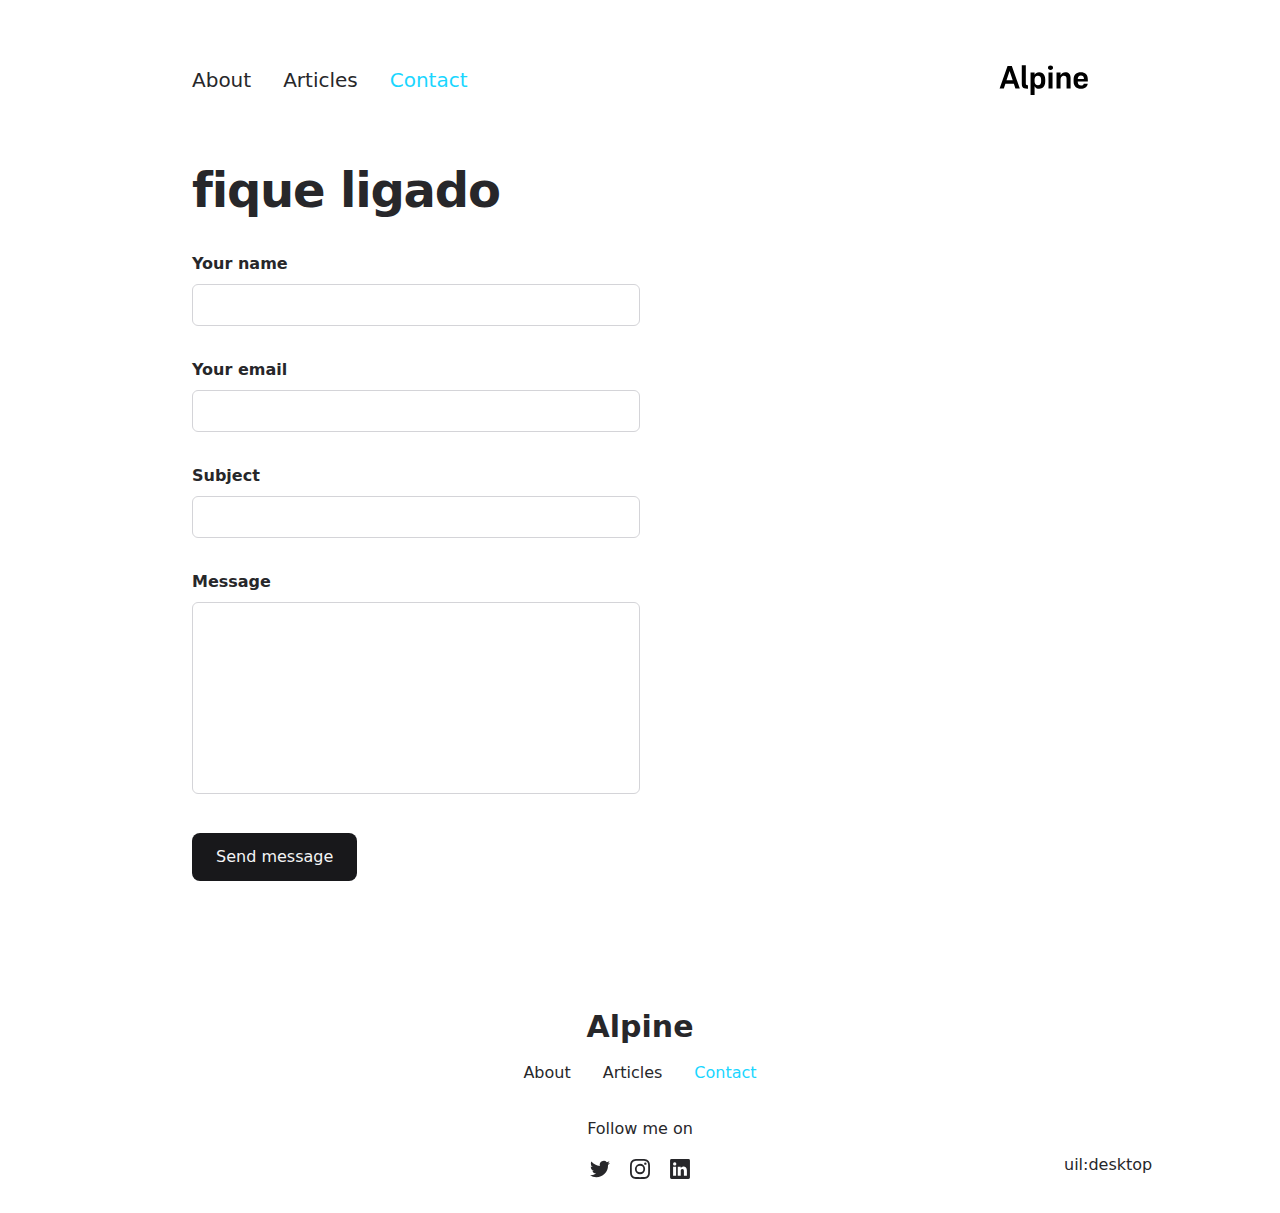
<file: contact/index.html>
<!DOCTYPE html>
<html  lang="en">
<head><meta charset="utf-8">
<meta name="viewport" content="width=device-width, initial-scale=1">
<title>Contact</title>
<meta name="twitter:card" content="summary_large_image">
<meta name="description" content="The minimalist blog theme">
<meta property="og:description" content="The minimalist blog theme">
<meta property="og:image" content="/social-card-preview.png">
<meta property="og:image:width" content="400">
<meta property="og:image:height" content="300">
<meta property="og:image:alt" content="An image showcasing my project.">
<meta property="og:title" content="Contact">
<link rel="preload" as="fetch" crossorigin="anonymous" href="/contact/_payload.json">
<link rel="stylesheet" href="/_nuxt/entry.9d7a7a4f.css">
<link rel="stylesheet" href="/_nuxt/DocumentDrivenNotFound.f4a2ab44.css">
<link rel="stylesheet" href="/_nuxt/ProseH1.337dadeb.css">
<link rel="stylesheet" href="/_nuxt/ContactForm.21f9bd70.css">
<link rel="stylesheet" href="/_nuxt/Input.b515a04f.css">
<link rel="stylesheet" href="/_nuxt/Button.f37c8015.css">
<link rel="modulepreload" as="script" crossorigin href="/_nuxt/entry.7bab7b47.js">
<link rel="modulepreload" as="script" crossorigin href="/_nuxt/NuxtImg.dc6b8fa9.js">
<link rel="modulepreload" as="script" crossorigin href="/_nuxt/document-driven.dd75201e.js">
<link rel="modulepreload" as="script" crossorigin href="/_nuxt/DocumentDrivenEmpty.a6d3390a.js">
<link rel="modulepreload" as="script" crossorigin href="/_nuxt/ContentRenderer.80a444b1.js">
<link rel="modulepreload" as="script" crossorigin href="/_nuxt/ContentRendererMarkdown.vue.833b95d3.js">
<link rel="modulepreload" as="script" crossorigin href="/_nuxt/DocumentDrivenNotFound.afc99674.js">
<link rel="modulepreload" as="script" crossorigin href="/_nuxt/default.775b7761.js">
<link rel="modulepreload" as="script" crossorigin href="/_nuxt/ContentRendererMarkdown.aa073cbf.js">
<link rel="modulepreload" as="script" crossorigin href="/_nuxt/ProseH1.22000c1c.js">
<link rel="modulepreload" as="script" crossorigin href="/_nuxt/ContactForm.066389bf.js">
<link rel="modulepreload" as="script" crossorigin href="/_nuxt/Input.05bad8e8.js">
<link rel="modulepreload" as="script" crossorigin href="/_nuxt/Button.c05410f4.js">
<link rel="prefetch" as="style" href="/_nuxt/article.758fcc1c.css">
<link rel="prefetch" as="style" href="/_nuxt/ProseA.1addd5de.css">
<link rel="prefetch" as="script" crossorigin href="/_nuxt/article.21a29a1a.js">
<link rel="prefetch" as="script" crossorigin href="/_nuxt/ProseA.e78e5e14.js">
<link rel="prefetch" as="script" crossorigin href="/_nuxt/date.824a539b.js">
<link rel="prefetch" as="script" crossorigin href="/_nuxt/page.4bfcc43c.js">
<link rel="prefetch" as="script" crossorigin href="/_nuxt/client-db.09e0c037.js">
<link rel="prefetch" as="script" crossorigin href="/_nuxt/debug.f014a299.js">
<link rel="prefetch" as="style" href="/_nuxt/useStudio.f3e13c21.css">
<link rel="prefetch" as="script" crossorigin href="/_nuxt/useStudio.6dbfce4f.js">
<link rel="prefetch" as="style" href="/_nuxt/error-404.7910d5ca.css">
<link rel="prefetch" as="script" crossorigin href="/_nuxt/error-404.266d628f.js">
<link rel="prefetch" as="style" href="/_nuxt/error-500.1db01289.css">
<link rel="prefetch" as="script" crossorigin href="/_nuxt/error-500.db0f7578.js">
<script type="module" src="/_nuxt/entry.7bab7b47.js" crossorigin></script><style id="pinceau-runtime-hydratable">@media{.phy[--]{--puid:NPwiqw-v;}.pv-N0EldV{max-width:var(--elements-container-maxWidth);padding-left:var(--elements-container-padding-mobile);padding-right:var(--elements-container-padding-mobile);}@media (min-width: 475px){.pv-N0EldV{padding-left:var(--elements-container-padding-xs);padding-right:var(--elements-container-padding-xs);}}@media (min-width: 640px){.pv-N0EldV{padding-left:var(--elements-container-padding-sm);padding-right:var(--elements-container-padding-sm);}}@media (min-width: 768px){.pv-N0EldV{padding-left:var(--elements-container-padding-md);padding-right:var(--elements-container-padding-md);}}} </style><style id="pinceau-theme">@media { :root {--pinceau-mq: initial; --alpine-readableLine: 68ch;--alpine-backdrop-backgroundColor: #f4f4f5b3;--prose-code-inline-padding: 0.2rem 0.375rem 0.2rem 0.375rem;--prose-code-block-backdropFilter: contrast(1);--prose-code-block-border-style: solid;--prose-code-block-border-width: 1px;--prose-tbody-tr-borderBottom-style: dashed;--prose-tbody-tr-borderBottom-width: 1px;--prose-th-textAlign: inherit;--prose-thead-borderBottom-style: solid;--prose-thead-borderBottom-width: 1px;--prose-thead-border-style: solid;--prose-thead-border-width: 0px;--prose-table-textAlign: start;--prose-hr-width: 1px;--prose-hr-style: solid;--prose-li-listStylePosition: outside;--prose-ol-li-markerColor: currentColor;--prose-ol-paddingInlineStart: 21px;--prose-ol-listStyleType: decimal;--prose-ul-li-markerColor: currentColor;--prose-ul-paddingInlineStart: 21px;--prose-ul-listStyleType: disc;--prose-blockquote-border-style: solid;--prose-blockquote-border-width: 4px;--prose-blockquote-quotes: '201C' '201D' '2018' '2019';--prose-blockquote-paddingInlineStart: 24px;--prose-a-code-color-hover: currentColor;--prose-a-code-color-static: currentColor;--prose-a-hasCode-borderBottom: none;--prose-a-border-distance: 2px;--prose-a-border-color-hover: currentColor;--prose-a-border-color-static: currentColor;--prose-a-border-style-hover: solid;--prose-a-border-style-static: dashed;--prose-a-border-width: 1px;--prose-a-color-static: inherit;--prose-a-textDecoration: none;--prose-h6-margin: 3rem 0 2rem;--prose-h5-margin: 3rem 0 2rem;--prose-h4-margin: 3rem 0 2rem;--prose-h3-margin: 3rem 0 2rem;--prose-h2-margin: 3rem 0 2rem;--prose-h1-margin: 0 0 2rem;--prose-p-fontSize: 18px;--typography-lead-loose: 2;--typography-lead-relaxed: 1.625;--typography-lead-normal: 1.5;--typography-lead-snug: 1.375;--typography-lead-tight: 1.25;--typography-lead-none: 1;--typography-lead-10: 2.5rem;--typography-lead-9: 2.25rem;--typography-lead-8: 2rem;--typography-lead-7: 1.75rem;--typography-lead-6: 1.5rem;--typography-lead-5: 1.25rem;--typography-lead-4: 1rem;--typography-lead-3: .75rem;--typography-lead-2: .5rem;--typography-lead-1: .025rem;--typography-fontWeight-black: 900;--typography-fontWeight-extrabold: 800;--typography-fontWeight-bold: 700;--typography-fontWeight-semibold: 600;--typography-fontWeight-medium: 500;--typography-fontWeight-normal: 400;--typography-fontWeight-light: 300;--typography-fontWeight-extralight: 200;--typography-fontWeight-thin: 100;--typography-fontSize-9xl: 128px;--typography-fontSize-8xl: 96px;--typography-fontSize-7xl: 72px;--typography-fontSize-6xl: 60px;--typography-fontSize-5xl: 48px;--typography-fontSize-4xl: 36px;--typography-fontSize-3xl: 30px;--typography-fontSize-2xl: 24px;--typography-fontSize-xl: 20px;--typography-fontSize-lg: 18px;--typography-fontSize-base: 16px;--typography-fontSize-sm: 14px;--typography-fontSize-xs: 12px;--typography-letterSpacing-wide: 0.025em;--typography-letterSpacing-tight: -0.025em;--typography-verticalMargin-base: 24px;--typography-verticalMargin-sm: 16px;--elements-border-secondary-hover: [object Object];--elements-backdrop-background: #fffc;--elements-backdrop-filter: saturate(200%) blur(20px);--elements-container-maxWidth: 64rem;--lead-loose: 2;--lead-relaxed: 1.625;--lead-normal: 1.5;--lead-snug: 1.375;--lead-tight: 1.25;--lead-none: 1;--lead-10: 2.5rem;--lead-9: 2.25rem;--lead-8: 2rem;--lead-7: 1.75rem;--lead-6: 1.5rem;--lead-5: 1.25rem;--lead-4: 1rem;--lead-3: .75rem;--lead-2: .5rem;--lead-1: .025rem;--letterSpacing-widest: 0.1em;--letterSpacing-wider: 0.05em;--letterSpacing-wide: 0.025em;--letterSpacing-normal: 0em;--letterSpacing-tight: -0.025em;--letterSpacing-tighter: -0.05em;--fontSize-9xl: 8rem;--fontSize-8xl: 6rem;--fontSize-7xl: 4.5rem;--fontSize-6xl: 3.75rem;--fontSize-5xl: 3rem;--fontSize-4xl: 2.25rem;--fontSize-3xl: 1.875rem;--fontSize-2xl: 1.5rem;--fontSize-xl: 1.25rem;--fontSize-lg: 1.125rem;--fontSize-base: 1rem;--fontSize-sm: 0.875rem;--fontSize-xs: 0.75rem;--fontWeight-black: 900;--fontWeight-extrabold: 800;--fontWeight-bold: 700;--fontWeight-semibold: 600;--fontWeight-medium: 500;--fontWeight-normal: 400;--fontWeight-light: 300;--fontWeight-extralight: 200;--fontWeight-thin: 100;--font-mono: ui-monospace, SFMono-Regular, Menlo, Monaco, Consolas, Liberation Mono, Courier New, monospace;--font-serif: ui-serif, Georgia, Cambria, Times New Roman, Times, serif;--font-sans: ui-sans-serif, system-ui, -apple-system, BlinkMacSystemFont, Segoe UI, Roboto, Helvetica Neue, Arial, Noto Sans, sans-serif, Apple Color Emoji, Segoe UI Emoji, Segoe UI Symbol, Noto Color Emoji;--opacity-total: 1;--opacity-high: 0.8;--opacity-medium: 0.5;--opacity-soft: 0.3;--opacity-light: 0.15;--opacity-bright: 0.1;--opacity-noOpacity: 0;--borderWidth-lg: 3px;--borderWidth-md: 2px;--borderWidth-sm: 1px;--borderWidth-noBorder: 0;--space-rem-875: 0.875rem;--space-rem-625: 0.625rem;--space-rem-375: 0.375rem;--space-rem-125: 0.125rem;--space-px: 1px;--space-128: 32rem;--space-96: 24rem;--space-80: 20rem;--space-72: 18rem;--space-64: 16rem;--space-60: 15rem;--space-56: 14rem;--space-52: 13rem;--space-48: 12rem;--space-44: 11rem;--space-40: 10rem;--space-36: 9rem;--space-32: 8rem;--space-28: 7rem;--space-24: 6rem;--space-20: 5rem;--space-16: 4rem;--space-14: 3.5rem;--space-12: 3rem;--space-11: 2.75rem;--space-10: 2.5rem;--space-9: 2.25rem;--space-8: 2rem;--space-7: 1.75rem;--space-6: 1.5rem;--space-5: 1.25rem;--space-4: 1rem;--space-3: 0.75rem;--space-2: 0.5rem;--space-1: 0.25rem;--space-0: 0px;--size-full: 100%;--size-7xl: 80rem;--size-6xl: 72rem;--size-5xl: 64rem;--size-4xl: 56rem;--size-3xl: 48rem;--size-2xl: 42rem;--size-xl: 36rem;--size-lg: 32rem;--size-md: 28rem;--size-sm: 24rem;--size-xs: 20rem;--size-200: 200px;--size-104: 104px;--size-80: 80px;--size-64: 64px;--size-56: 56px;--size-48: 48px;--size-40: 40px;--size-32: 32px;--size-24: 24px;--size-20: 20px;--size-16: 16px;--size-12: 12px;--size-8: 8px;--size-6: 6px;--size-4: 4px;--size-2: 2px;--size-0: 0px;--radii-full: 9999px;--radii-3xl: 1.75rem;--radii-2xl: 1.5rem;--radii-xl: 1rem;--radii-lg: 0.75rem;--radii-md: 0.5rem;--radii-sm: 0.375rem;--radii-xs: 0.25rem;--radii-2xs: 0.125rem;--radii-none: 0px;--shadow-none: 0px 0px 0px 0px transparent;--shadow-lg: 0px 10px 15px -3px #000000, 0px 4px 6px -4px #000000;--shadow-md: 0px 4px 6px -1px #000000, 0px 2px 4px -2px #000000;--shadow-sm: 0px 1px 3px 0px #000000, 0px 1px 2px -1px #000000;--shadow-xs: 0px 1px 2px 0px #000000;--height-screen: 100vh;--width-screen: 100vw;--color-primary-900: #002e38;--color-primary-800: #005c70;--color-primary-700: #008aa9;--color-primary-600: #00b9e1;--color-primary-500: #1ad6ff;--color-primary-400: #40ddff;--color-primary-300: #66e4ff;--color-primary-200: #8deaff;--color-primary-100: #b3f1ff;--color-primary-50: #d9f8ff;--color-ruby-900: #380011;--color-ruby-800: #700021;--color-ruby-700: #a90032;--color-ruby-600: #e10043;--color-ruby-500: #ff1a5e;--color-ruby-400: #ff4079;--color-ruby-300: #ff6694;--color-ruby-200: #ff8dae;--color-ruby-100: #ffb3c9;--color-ruby-50: #ffd9e4;--color-pink-900: #380025;--color-pink-800: #70004b;--color-pink-700: #a90070;--color-pink-600: #e10095;--color-pink-500: #ff1ab2;--color-pink-400: #ff40bf;--color-pink-300: #ff66cc;--color-pink-200: #ff8dd8;--color-pink-100: #ffb3e5;--color-pink-50: #ffd9f2;--color-purple-900: #190038;--color-purple-800: #330070;--color-purple-700: #4c00a9;--color-purple-600: #6500e1;--color-purple-500: #811aff;--color-purple-400: #9640ff;--color-purple-300: #ab66ff;--color-purple-200: #c08dff;--color-purple-100: #d5b3ff;--color-purple-50: #ead9ff;--color-royalblue-900: #0b0531;--color-royalblue-800: #160a62;--color-royalblue-700: #211093;--color-royalblue-600: #2c15c4;--color-royalblue-500: #4127e8;--color-royalblue-400: #614bec;--color-royalblue-300: #806ff0;--color-royalblue-200: #a093f3;--color-royalblue-100: #c0b7f7;--color-royalblue-50: #dfdbfb;--color-indigoblue-900: #001238;--color-indigoblue-800: #002370;--color-indigoblue-700: #0035a9;--color-indigoblue-600: #0047e1;--color-indigoblue-500: #1a62ff;--color-indigoblue-400: #407cff;--color-indigoblue-300: #6696ff;--color-indigoblue-200: #8db0ff;--color-indigoblue-100: #b3cbff;--color-indigoblue-50: #d9e5ff;--color-blue-900: #002438;--color-blue-800: #004870;--color-blue-700: #006ca9;--color-blue-600: #0090e1;--color-blue-500: #1aadff;--color-blue-400: #40bbff;--color-blue-300: #66c8ff;--color-blue-200: #8dd6ff;--color-blue-100: #b3e4ff;--color-blue-50: #d9f1ff;--color-lightblue-900: #002e38;--color-lightblue-800: #005c70;--color-lightblue-700: #008aa9;--color-lightblue-600: #00b9e1;--color-lightblue-500: #1ad6ff;--color-lightblue-400: #40ddff;--color-lightblue-300: #66e4ff;--color-lightblue-200: #8deaff;--color-lightblue-100: #b3f1ff;--color-lightblue-50: #d9f8ff;--color-teal-900: #062a28;--color-teal-800: #0b544f;--color-teal-700: #117d77;--color-teal-600: #16a79e;--color-teal-500: #1cd1c6;--color-teal-400: #36e4da;--color-teal-300: #5fe9e1;--color-teal-200: #87efe9;--color-teal-100: #aff4f0;--color-teal-50: #d7faf8;--color-pear-900: #2a2b09;--color-pear-800: #545512;--color-pear-700: #7e801b;--color-pear-600: #a8aa24;--color-pear-500: #d0d32f;--color-pear-400: #d8da52;--color-pear-300: #e0e274;--color-pear-200: #e8e997;--color-pear-100: #eff0ba;--color-pear-50: #f7f8dc;--color-red-900: #380300;--color-red-800: #700700;--color-red-700: #a90a00;--color-red-600: #e10e00;--color-red-500: #ff281a;--color-red-400: #ff4c40;--color-red-300: #ff7066;--color-red-200: #ff948d;--color-red-100: #ffb7b3;--color-red-50: #ffdbd9;--color-orange-900: #381800;--color-orange-800: #702f00;--color-orange-700: #a94700;--color-orange-600: #e15e00;--color-orange-500: #ff7a1a;--color-orange-400: #ff9040;--color-orange-300: #ffa666;--color-orange-200: #ffbd8d;--color-orange-100: #ffd3b3;--color-orange-50: #ffe9d9;--color-yellow-900: #362b03;--color-yellow-800: #6d5605;--color-yellow-700: #a38108;--color-yellow-600: #daac0a;--color-yellow-500: #f5c828;--color-yellow-400: #f7d14c;--color-yellow-300: #f8da70;--color-yellow-200: #fae393;--color-yellow-100: #fcedb7;--color-yellow-50: #fdf6db;--color-green-900: #003f25;--color-green-800: #005e38;--color-green-700: #007e4a;--color-green-600: #009d5d;--color-green-500: #00bd6f;--color-green-400: #00dc82;--color-green-300: #30ffaa;--color-green-200: #83ffcc;--color-green-100: #acffdd;--color-green-50: #d6ffee;--color-gray-900: #18181B;--color-gray-800: #27272A;--color-gray-700: #3f3f46;--color-gray-600: #52525B;--color-gray-500: #71717A;--color-gray-400: #a1a1aa;--color-gray-300: #D4d4d8;--color-gray-200: #e4e4e7;--color-gray-100: #f4f4f5;--color-gray-50: #fafafa;--color-black: #0c0c0d;--color-white: #FFFFFF;--media-portrait: only screen and (orientation: portrait);--media-landscape: only screen and (orientation: landscape);--media-rm: (prefers-reduced-motion: reduce);--media-2xl: (min-width: 1536px);--media-xl: (min-width: 1280px);--media-lg: (min-width: 1024px);--media-md: (min-width: 768px);--media-sm: (min-width: 640px);--media-xs: (min-width: 475px);--alpine-body-color: var(--color-gray-800);--alpine-body-backgroundColor: var(--color-white);--prose-code-inline-fontWeight: var(--typography-fontWeight-normal);--prose-code-inline-fontSize: var(--typography-fontSize-sm);--prose-code-inline-borderRadius: var(--radii-xs);--prose-code-block-pre-padding: var(--typography-verticalMargin-sm);--prose-code-block-margin: var(--typography-verticalMargin-base) 0;--prose-code-block-fontSize: var(--typography-fontSize-sm);--prose-tbody-code-inline-fontSize: var(--typography-fontSize-sm);--prose-tbody-td-padding: var(--typography-verticalMargin-sm);--prose-th-fontWeight: var(--typography-fontWeight-semibold);--prose-th-padding: 0 var(--typography-verticalMargin-sm) var(--typography-verticalMargin-sm) var(--typography-verticalMargin-sm);--prose-table-lineHeight: var(--typography-lead-6);--prose-table-fontSize: var(--typography-fontSize-sm);--prose-table-margin: var(--typography-verticalMargin-base) 0;--prose-hr-margin: var(--typography-verticalMargin-base) 0;--prose-li-margin: var(--typography-verticalMargin-sm) 0;--prose-ol-margin: var(--typography-verticalMargin-base) 0;--prose-ul-margin: var(--typography-verticalMargin-base) 0;--prose-blockquote-margin: var(--typography-verticalMargin-base) 0;--prose-a-code-border-style: var(--prose-a-border-style-static);--prose-a-code-border-width: var(--prose-a-border-width);--prose-a-fontWeight: var(--typography-fontWeight-medium);--prose-img-margin: var(--typography-verticalMargin-base) 0;--prose-strong-fontWeight: var(--typography-fontWeight-semibold);--prose-h6-iconSize: var(--typography-fontSize-base);--prose-h6-fontWeight: var(--typography-fontWeight-semibold);--prose-h6-lineHeight: var(--typography-lead-normal);--prose-h6-fontSize: var(--typography-fontSize-lg);--prose-h5-iconSize: var(--typography-fontSize-lg);--prose-h5-fontWeight: var(--typography-fontWeight-semibold);--prose-h5-lineHeight: var(--typography-lead-snug);--prose-h5-fontSize: var(--typography-fontSize-xl);--prose-h4-iconSize: var(--typography-fontSize-lg);--prose-h4-letterSpacing: var(--typography-letterSpacing-tight);--prose-h4-fontWeight: var(--typography-fontWeight-semibold);--prose-h4-lineHeight: var(--typography-lead-snug);--prose-h4-fontSize: var(--typography-fontSize-2xl);--prose-h3-iconSize: var(--typography-fontSize-xl);--prose-h3-letterSpacing: var(--typography-letterSpacing-tight);--prose-h3-fontWeight: var(--typography-fontWeight-semibold);--prose-h3-lineHeight: var(--typography-lead-snug);--prose-h3-fontSize: var(--typography-fontSize-3xl);--prose-h2-iconSize: var(--typography-fontSize-2xl);--prose-h2-letterSpacing: var(--typography-letterSpacing-tight);--prose-h2-fontWeight: var(--typography-fontWeight-semibold);--prose-h2-lineHeight: var(--typography-lead-tight);--prose-h2-fontSize: var(--typography-fontSize-4xl);--prose-h1-iconSize: var(--typography-fontSize-3xl);--prose-h1-letterSpacing: var(--typography-letterSpacing-tight);--prose-h1-fontWeight: var(--typography-fontWeight-bold);--prose-h1-lineHeight: var(--typography-lead-tight);--prose-h1-fontSize: var(--typography-fontSize-5xl);--prose-p-br-margin: var(--typography-verticalMargin-base) 0 0 0;--prose-p-margin: var(--typography-verticalMargin-base) 0;--prose-p-lineHeight: var(--typography-lead-normal);--typography-color-primary-900: var(--color-primary-900);--typography-color-primary-800: var(--color-primary-800);--typography-color-primary-700: var(--color-primary-700);--typography-color-primary-600: var(--color-primary-600);--typography-color-primary-500: var(--color-primary-500);--typography-color-primary-400: var(--color-primary-400);--typography-color-primary-300: var(--color-primary-300);--typography-color-primary-200: var(--color-primary-200);--typography-color-primary-100: var(--color-primary-100);--typography-color-primary-50: var(--color-primary-50);--typography-font-code: var(--font-mono);--typography-font-body: var(--font-sans);--typography-font-display: var(--font-sans);--typography-body-backgroundColor: var(--color-white);--typography-body-color: var(--color-black);--elements-state-danger-borderColor-secondary: var(--color-red-200);--elements-state-danger-borderColor-primary: var(--color-red-100);--elements-state-danger-backgroundColor-secondary: var(--color-red-100);--elements-state-danger-backgroundColor-primary: var(--color-red-50);--elements-state-danger-color-secondary: var(--color-red-600);--elements-state-danger-color-primary: var(--color-red-500);--elements-state-warning-borderColor-secondary: var(--color-yellow-200);--elements-state-warning-borderColor-primary: var(--color-yellow-100);--elements-state-warning-backgroundColor-secondary: var(--color-yellow-100);--elements-state-warning-backgroundColor-primary: var(--color-yellow-50);--elements-state-warning-color-secondary: var(--color-yellow-700);--elements-state-warning-color-primary: var(--color-yellow-600);--elements-state-success-borderColor-secondary: var(--color-green-200);--elements-state-success-borderColor-primary: var(--color-green-100);--elements-state-success-backgroundColor-secondary: var(--color-green-100);--elements-state-success-backgroundColor-primary: var(--color-green-50);--elements-state-success-color-secondary: var(--color-green-600);--elements-state-success-color-primary: var(--color-green-500);--elements-state-info-borderColor-secondary: var(--color-blue-200);--elements-state-info-borderColor-primary: var(--color-blue-100);--elements-state-info-backgroundColor-secondary: var(--color-blue-100);--elements-state-info-backgroundColor-primary: var(--color-blue-50);--elements-state-info-color-secondary: var(--color-blue-600);--elements-state-info-color-primary: var(--color-blue-500);--elements-state-primary-borderColor-secondary: var(--color-primary-200);--elements-state-primary-borderColor-primary: var(--color-primary-100);--elements-state-primary-backgroundColor-secondary: var(--color-primary-100);--elements-state-primary-backgroundColor-primary: var(--color-primary-50);--elements-state-primary-color-secondary: var(--color-primary-700);--elements-state-primary-color-primary: var(--color-primary-600);--elements-surface-secondary-backgroundColor: var(--color-gray-200);--elements-surface-primary-backgroundColor: var(--color-gray-100);--elements-surface-background-base: var(--color-gray-100);--elements-border-secondary-static: var(--color-gray-200);--elements-border-primary-hover: var(--color-gray-200);--elements-border-primary-static: var(--color-gray-100);--elements-container-padding-md: var(--space-16);--elements-container-padding-sm: var(--space-12);--elements-container-padding-xs: var(--space-8);--elements-container-padding-mobile: var(--space-6);--elements-text-secondary-color-hover: var(--color-gray-700);--elements-text-secondary-color-static: var(--color-gray-500);--elements-text-primary-color-static: var(--color-gray-900);--text-6xl-lineHeight: var(--lead-none);--text-6xl-fontSize: var(--fontSize-6xl);--text-5xl-lineHeight: var(--lead-none);--text-5xl-fontSize: var(--fontSize-5xl);--text-4xl-lineHeight: var(--lead-10);--text-4xl-fontSize: var(--fontSize-4xl);--text-3xl-lineHeight: var(--lead-9);--text-3xl-fontSize: var(--fontSize-3xl);--text-2xl-lineHeight: var(--lead-8);--text-2xl-fontSize: var(--fontSize-2xl);--text-xl-lineHeight: var(--lead-7);--text-xl-fontSize: var(--fontSize-xl);--text-lg-lineHeight: var(--lead-7);--text-lg-fontSize: var(--fontSize-lg);--text-base-lineHeight: var(--lead-6);--text-base-fontSize: var(--fontSize-base);--text-sm-lineHeight: var(--lead-5);--text-sm-fontSize: var(--fontSize-sm);--text-xs-lineHeight: var(--lead-4);--text-xs-fontSize: var(--fontSize-xs);--shadow-2xl: 0px 25px 50px -12px var(--color-gray-900);--shadow-xl: 0px 20px 25px -5px var(--color-gray-400), 0px 8px 10px -6px #000000;--color-secondary-900: var(--color-gray-900);--color-secondary-800: var(--color-gray-800);--color-secondary-700: var(--color-gray-700);--color-secondary-600: var(--color-gray-600);--color-secondary-500: var(--color-gray-500);--color-secondary-400: var(--color-gray-400);--color-secondary-300: var(--color-gray-300);--color-secondary-200: var(--color-gray-200);--color-secondary-100: var(--color-gray-100);--color-secondary-50: var(--color-gray-50);--prose-a-code-background-hover: var(--typography-color-primary-50);--prose-a-code-border-color-hover: var(--typography-color-primary-500);--prose-a-color-hover: var(--typography-color-primary-500);--typography-color-secondary-900: var(--color-secondary-900);--typography-color-secondary-800: var(--color-secondary-800);--typography-color-secondary-700: var(--color-secondary-700);--typography-color-secondary-600: var(--color-secondary-600);--typography-color-secondary-500: var(--color-secondary-500);--typography-color-secondary-400: var(--color-secondary-400);--typography-color-secondary-300: var(--color-secondary-300);--typography-color-secondary-200: var(--color-secondary-200);--typography-color-secondary-100: var(--color-secondary-100);--typography-color-secondary-50: var(--color-secondary-50);--prose-code-inline-backgroundColor: var(--typography-color-secondary-100);--prose-code-inline-color: var(--typography-color-secondary-700);--prose-code-block-backgroundColor: var(--typography-color-secondary-100);--prose-code-block-color: var(--typography-color-secondary-700);--prose-code-block-border-color: var(--typography-color-secondary-200);--prose-tbody-tr-borderBottom-color: var(--typography-color-secondary-200);--prose-th-color: var(--typography-color-secondary-600);--prose-thead-borderBottom-color: var(--typography-color-secondary-200);--prose-thead-border-color: var(--typography-color-secondary-300);--prose-hr-color: var(--typography-color-secondary-200);--prose-blockquote-border-color: var(--typography-color-secondary-200);--prose-blockquote-color: var(--typography-color-secondary-500);--prose-a-code-border-color-static: var(--typography-color-secondary-400); } }@media { :root.dark {--pinceau-mq: dark; --alpine-backdrop-backgroundColor: #18181bb3;--prose-code-block-backdropFilter: contrast(1);--prose-ol-li-markerColor: currentColor;--prose-ul-li-markerColor: currentColor;--prose-a-code-color-hover: currentColor;--prose-a-code-color-static: currentColor;--prose-a-border-color-hover: currentColor;--prose-a-border-color-static: currentColor;--prose-a-color-static: inherit;--elements-backdrop-background: #0c0d0ccc;--alpine-body-color: var(--color-gray-200);--alpine-body-backgroundColor: var(--color-black);--typography-body-backgroundColor: var(--color-black);--typography-body-color: var(--color-white);--elements-state-danger-borderColor-secondary: var(--color-red-700);--elements-state-danger-borderColor-primary: var(--color-red-800);--elements-state-danger-backgroundColor-secondary: var(--color-red-800);--elements-state-danger-backgroundColor-primary: var(--color-red-900);--elements-state-danger-color-secondary: var(--color-red-200);--elements-state-danger-color-primary: var(--color-red-300);--elements-state-warning-borderColor-secondary: var(--color-yellow-700);--elements-state-warning-borderColor-primary: var(--color-yellow-800);--elements-state-warning-backgroundColor-secondary: var(--color-yellow-800);--elements-state-warning-backgroundColor-primary: var(--color-yellow-900);--elements-state-warning-color-secondary: var(--color-yellow-200);--elements-state-warning-color-primary: var(--color-yellow-400);--elements-state-success-borderColor-secondary: var(--color-green-700);--elements-state-success-borderColor-primary: var(--color-green-800);--elements-state-success-backgroundColor-secondary: var(--color-green-800);--elements-state-success-backgroundColor-primary: var(--color-green-900);--elements-state-success-color-secondary: var(--color-green-200);--elements-state-success-color-primary: var(--color-green-400);--elements-state-info-borderColor-secondary: var(--color-blue-700);--elements-state-info-borderColor-primary: var(--color-blue-800);--elements-state-info-backgroundColor-secondary: var(--color-blue-800);--elements-state-info-backgroundColor-primary: var(--color-blue-900);--elements-state-info-color-secondary: var(--color-blue-200);--elements-state-info-color-primary: var(--color-blue-400);--elements-state-primary-borderColor-secondary: var(--color-primary-700);--elements-state-primary-borderColor-primary: var(--color-primary-800);--elements-state-primary-backgroundColor-secondary: var(--color-primary-800);--elements-state-primary-backgroundColor-primary: var(--color-primary-900);--elements-state-primary-color-secondary: var(--color-primary-200);--elements-state-primary-color-primary: var(--color-primary-400);--elements-surface-secondary-backgroundColor: var(--color-gray-800);--elements-surface-primary-backgroundColor: var(--color-gray-900);--elements-surface-background-base: var(--color-gray-900);--elements-border-secondary-static: var(--color-gray-800);--elements-border-primary-hover: var(--color-gray-800);--elements-border-primary-static: var(--color-gray-900);--elements-text-secondary-color-hover: var(--color-gray-200);--elements-text-secondary-color-static: var(--color-gray-400);--elements-text-primary-color-static: var(--color-gray-50);--prose-a-code-background-hover: var(--typography-color-primary-900);--prose-a-code-border-color-hover: var(--typography-color-primary-600);--prose-a-color-hover: var(--typography-color-primary-400);--prose-code-inline-backgroundColor: var(--typography-color-secondary-800);--prose-code-inline-color: var(--typography-color-secondary-200);--prose-code-block-backgroundColor: var(--typography-color-secondary-900);--prose-code-block-color: var(--typography-color-secondary-200);--prose-code-block-border-color: var(--typography-color-secondary-800);--prose-tbody-tr-borderBottom-color: var(--typography-color-secondary-800);--prose-th-color: var(--typography-color-secondary-400);--prose-thead-borderBottom-color: var(--typography-color-secondary-800);--prose-thead-border-color: var(--typography-color-secondary-600);--prose-hr-color: var(--typography-color-secondary-800);--prose-blockquote-border-color: var(--typography-color-secondary-700);--prose-blockquote-color: var(--typography-color-secondary-400);--prose-a-code-border-color-static: var(--typography-color-secondary-600); } }</style><script>"use strict";(()=>{const a=window,e=document.documentElement,m=["dark","light"],c=window&&window.localStorage&&window.localStorage.getItem&&window.localStorage.getItem("nuxt-color-mode")||"system";let n=c==="system"?d():c;const l=e.getAttribute("data-color-mode-forced");l&&(n=l),i(n),a["__NUXT_COLOR_MODE__"]={preference:c,value:n,getColorScheme:d,addColorScheme:i,removeColorScheme:f};function i(o){const t=""+o+"",s="";e.classList?e.classList.add(t):e.className+=" "+t,s&&e.setAttribute("data-"+s,o)}function f(o){const t=""+o+"",s="";e.classList?e.classList.remove(t):e.className=e.className.replace(new RegExp(t,"g"),""),s&&e.removeAttribute("data-"+s)}function r(o){return a.matchMedia("(prefers-color-scheme"+o+")")}function d(){if(a.matchMedia&&r("").media!=="not all"){for(const o of m)if(r(":"+o).matches)return o}return"light"}})();
</script></head>
<body ><div id="__nuxt"><div class="container pv-N0EldV pc-NPwiqw app-layout" data-v-ef8a7aba data-v-4f31ff05><!--[--><div class="nuxt-progress" style="width:0%;height:3px;opacity:0;background-size:Infinity% auto;" data-v-ef8a7aba></div><header class="right" data-v-ef8a7aba data-v-931ee485><div class="menu" data-v-931ee485><button aria-label="Navigation Menu" data-v-931ee485><svg width="24" height="24" viewBox="0 0 68 68" fill="currentColor" xmlns="http://www.w3.org/2000/svg" data-v-931ee485><path d="M8 34C8 32.1362 8 31.2044 8.30448 30.4693C8.71046 29.4892 9.48915 28.7105 10.4693 28.3045C11.2044 28 12.1362 28 14 28C15.8638 28 16.7956 28 17.5307 28.3045C18.5108 28.7105 19.2895 29.4892 19.6955 30.4693C20 31.2044 20 32.1362 20 34C20 35.8638 20 36.7956 19.6955 37.5307C19.2895 38.5108 18.5108 39.2895 17.5307 39.6955C16.7956 40 15.8638 40 14 40C12.1362 40 11.2044 40 10.4693 39.6955C9.48915 39.2895 8.71046 38.5108 8.30448 37.5307C8 36.7956 8 35.8638 8 34Z" data-v-931ee485></path><path d="M28 34C28 32.1362 28 31.2044 28.3045 30.4693C28.7105 29.4892 29.4892 28.7105 30.4693 28.3045C31.2044 28 32.1362 28 34 28C35.8638 28 36.7956 28 37.5307 28.3045C38.5108 28.7105 39.2895 29.4892 39.6955 30.4693C40 31.2044 40 32.1362 40 34C40 35.8638 40 36.7956 39.6955 37.5307C39.2895 38.5108 38.5108 39.2895 37.5307 39.6955C36.7956 40 35.8638 40 34 40C32.1362 40 31.2044 40 30.4693 39.6955C29.4892 39.2895 28.7105 38.5108 28.3045 37.5307C28 36.7956 28 35.8638 28 34Z" data-v-931ee485></path><path d="M48 34C48 32.1362 48 31.2044 48.3045 30.4693C48.7105 29.4892 49.4892 28.7105 50.4693 28.3045C51.2044 28 52.1362 28 54 28C55.8638 28 56.7956 28 57.5307 28.3045C58.5108 28.7105 59.2895 29.4892 59.6955 30.4693C60 31.2044 60 32.1362 60 34C60 35.8638 60 36.7956 59.6955 37.5307C59.2895 38.5108 58.5108 39.2895 57.5307 39.6955C56.7956 40 55.8638 40 54 40C52.1362 40 51.2044 40 50.4693 39.6955C49.4892 39.2895 48.7105 38.5108 48.3045 37.5307C48 36.7956 48 35.8638 48 34Z" data-v-931ee485></path></svg></button></div><div class="overlay" data-v-931ee485><nav data-v-931ee485 data-v-86e3b5ad><ul data-v-86e3b5ad><!--[--><li data-v-86e3b5ad><a href="/" class="" data-v-86e3b5ad><span class="underline-fx" data-v-86e3b5ad></span> About</a></li><li data-v-86e3b5ad><a href="/articles" class="" data-v-86e3b5ad><span class="underline-fx" data-v-86e3b5ad></span> Articles</a></li><li data-v-86e3b5ad><a aria-current="page" href="/contact" class="router-link-active router-link-exact-active" data-v-86e3b5ad><span class="underline-fx" data-v-86e3b5ad></span> Contact</a></li><!--]--></ul></nav></div><div class="logo" data-v-931ee485><a href="/" class="" data-v-931ee485><img src="/logo-dark.svg" class="dark-img" alt="alpine" width="89" height="31" data-v-931ee485><img src="/logo.svg" class="light-img" alt="alpine" width="89" height="31" data-v-931ee485></a></div><div class="main-nav" data-v-931ee485><nav data-v-931ee485 data-v-86e3b5ad><ul data-v-86e3b5ad><!--[--><li data-v-86e3b5ad><a href="/" class="" data-v-86e3b5ad><span class="underline-fx" data-v-86e3b5ad></span> About</a></li><li data-v-86e3b5ad><a href="/articles" class="" data-v-86e3b5ad><span class="underline-fx" data-v-86e3b5ad></span> Articles</a></li><li data-v-86e3b5ad><a aria-current="page" href="/contact" class="router-link-active router-link-exact-active" data-v-86e3b5ad><span class="underline-fx" data-v-86e3b5ad></span> Contact</a></li><!--]--></ul></nav></div></header><!--[--><div class="document-driven-page"><main><!--[--><div><h1 id="fique-ligado" data-v-4a276db3><a aria-current="page" href="/contact#fique-ligado" class="router-link-active router-link-exact-active" data-v-4a276db3><!--[-->fique ligado<!--]--><!----></a></h1><form class="contact-form" method="POST" action data-v-9a79aa4d><div class="inputs" data-v-9a79aa4d><!--[--><div data-v-9a79aa4d data-v-47c60695><label for="name" data-v-47c60695>Your name</label><input id="name" name="name" value="" type="text" placeholder="" data-v-47c60695></div><div data-v-9a79aa4d data-v-47c60695><label for="email" data-v-47c60695>Your email</label><input id="email" name="email" value="" type="email" placeholder="" data-v-47c60695></div><div data-v-9a79aa4d data-v-47c60695><label for="subject" data-v-47c60695>Subject</label><input id="subject" name="subject" value="" type="text" placeholder="" data-v-47c60695></div><div data-v-9a79aa4d data-v-47c60695><label for="message" data-v-47c60695>Message</label><textarea id="message" name="message" type="textarea" placeholder="" data-v-47c60695></textarea></div><!--]--></div><div data-v-9a79aa4d><button type="submit" disabled data-v-9a79aa4d data-v-50b399ae><!--[-->Send message<!--]--></button></div></form></div><!--]--></main></div><!--]--><footer class="center" data-v-ef8a7aba data-v-1045c1f9><a href="https://www.github.com/nuxt-themes/alpine" rel="noopener noreferrer" class="credits" data-v-1045c1f9>Alpine</a><div class="navigation" data-v-1045c1f9><nav data-v-1045c1f9 data-v-86e3b5ad><ul data-v-86e3b5ad><!--[--><li data-v-86e3b5ad><a href="/" class="" data-v-86e3b5ad><span class="underline-fx" data-v-86e3b5ad></span> About</a></li><li data-v-86e3b5ad><a href="/articles" class="" data-v-86e3b5ad><span class="underline-fx" data-v-86e3b5ad></span> Articles</a></li><li data-v-86e3b5ad><a aria-current="page" href="/contact" class="router-link-active router-link-exact-active" data-v-86e3b5ad><span class="underline-fx" data-v-86e3b5ad></span> Contact</a></li><!--]--></ul></nav></div><p class="message" data-v-1045c1f9>Follow me on</p><div class="icons" data-v-1045c1f9><div class="social" data-v-1045c1f9><!--[--><a href="https://twitter.com/nuxtlabs" rel="noopener noreferrer" target="_blank" title="nuxtlabs" aria-label="nuxtlabs" data-v-ae2aac46><svg xmlns="http://www.w3.org/2000/svg" xmlns:xlink="http://www.w3.org/1999/xlink" aria-hidden="true" role="img" class="icon" data-v-ae2aac46 style="" width="1em" height="1em" viewBox="0 0 24 24" data-v-10a93562><path fill="currentColor" d="M22 5.8a8.49 8.49 0 0 1-2.36.64a4.13 4.13 0 0 0 1.81-2.27a8.21 8.21 0 0 1-2.61 1a4.1 4.1 0 0 0-7 3.74a11.64 11.64 0 0 1-8.45-4.29a4.16 4.16 0 0 0-.55 2.07a4.09 4.09 0 0 0 1.82 3.41a4.05 4.05 0 0 1-1.86-.51v.05a4.1 4.1 0 0 0 3.3 4a3.93 3.93 0 0 1-1.1.17a4.9 4.9 0 0 1-.77-.07a4.11 4.11 0 0 0 3.83 2.84A8.22 8.22 0 0 1 3 18.34a7.93 7.93 0 0 1-1-.06a11.57 11.57 0 0 0 6.29 1.85A11.59 11.59 0 0 0 20 8.45v-.53a8.43 8.43 0 0 0 2-2.12"/></svg></a><a href="https://instagram.com/atinuxt" rel="noopener noreferrer" target="_blank" title="atinuxt" aria-label="atinuxt" data-v-ae2aac46><svg xmlns="http://www.w3.org/2000/svg" xmlns:xlink="http://www.w3.org/1999/xlink" aria-hidden="true" role="img" class="icon" data-v-ae2aac46 style="" width="1em" height="1em" viewBox="0 0 24 24" data-v-10a93562><path fill="currentColor" d="M17.34 5.46a1.2 1.2 0 1 0 1.2 1.2a1.2 1.2 0 0 0-1.2-1.2m4.6 2.42a7.59 7.59 0 0 0-.46-2.43a4.94 4.94 0 0 0-1.16-1.77a4.7 4.7 0 0 0-1.77-1.15a7.3 7.3 0 0 0-2.43-.47C15.06 2 14.72 2 12 2s-3.06 0-4.12.06a7.3 7.3 0 0 0-2.43.47a4.78 4.78 0 0 0-1.77 1.15a4.7 4.7 0 0 0-1.15 1.77a7.3 7.3 0 0 0-.47 2.43C2 8.94 2 9.28 2 12s0 3.06.06 4.12a7.3 7.3 0 0 0 .47 2.43a4.7 4.7 0 0 0 1.15 1.77a4.78 4.78 0 0 0 1.77 1.15a7.3 7.3 0 0 0 2.43.47C8.94 22 9.28 22 12 22s3.06 0 4.12-.06a7.3 7.3 0 0 0 2.43-.47a4.7 4.7 0 0 0 1.77-1.15a4.85 4.85 0 0 0 1.16-1.77a7.59 7.59 0 0 0 .46-2.43c0-1.06.06-1.4.06-4.12s0-3.06-.06-4.12M20.14 16a5.61 5.61 0 0 1-.34 1.86a3.06 3.06 0 0 1-.75 1.15a3.19 3.19 0 0 1-1.15.75a5.61 5.61 0 0 1-1.86.34c-1 .05-1.37.06-4 .06s-3 0-4-.06a5.73 5.73 0 0 1-1.94-.3a3.27 3.27 0 0 1-1.1-.75a3 3 0 0 1-.74-1.15a5.54 5.54 0 0 1-.4-1.9c0-1-.06-1.37-.06-4s0-3 .06-4a5.54 5.54 0 0 1 .35-1.9A3 3 0 0 1 5 5a3.14 3.14 0 0 1 1.1-.8A5.73 5.73 0 0 1 8 3.86c1 0 1.37-.06 4-.06s3 0 4 .06a5.61 5.61 0 0 1 1.86.34a3.06 3.06 0 0 1 1.19.8a3.06 3.06 0 0 1 .75 1.1a5.61 5.61 0 0 1 .34 1.9c.05 1 .06 1.37.06 4s-.01 3-.06 4M12 6.87A5.13 5.13 0 1 0 17.14 12A5.12 5.12 0 0 0 12 6.87m0 8.46A3.33 3.33 0 1 1 15.33 12A3.33 3.33 0 0 1 12 15.33"/></svg></a><a href="https://www.linkedin.com/company/nuxtlabs" rel="noopener noreferrer" target="_blank" title="LinkedIn" aria-label="LinkedIn" data-v-ae2aac46><svg xmlns="http://www.w3.org/2000/svg" xmlns:xlink="http://www.w3.org/1999/xlink" aria-hidden="true" role="img" class="icon" data-v-ae2aac46 style="" width="1em" height="1em" viewBox="0 0 24 24" data-v-10a93562><path fill="currentColor" d="M20.47 2H3.53a1.45 1.45 0 0 0-1.47 1.43v17.14A1.45 1.45 0 0 0 3.53 22h16.94a1.45 1.45 0 0 0 1.47-1.43V3.43A1.45 1.45 0 0 0 20.47 2M8.09 18.74h-3v-9h3ZM6.59 8.48a1.56 1.56 0 1 1 0-3.12a1.57 1.57 0 1 1 0 3.12m12.32 10.26h-3v-4.83c0-1.21-.43-2-1.52-2A1.65 1.65 0 0 0 12.85 13a2 2 0 0 0-.1.73v5h-3v-9h3V11a3 3 0 0 1 2.71-1.5c2 0 3.45 1.29 3.45 4.06Z"/></svg></a><!--]--></div><div class="color-mode-switch" data-v-1045c1f9><button aria-label="Color Mode" data-v-1045c1f9 data-v-e82d6a85><span data-v-e82d6a85></span></button></div></div></footer><!--]--></div></div><script type="application/json" id="__NUXT_DATA__" data-ssr="true" data-src="/contact/_payload.json">[{"state":1,"_errors":95,"serverRendered":65,"path":7,"prerenderedAt":97},["Reactive",2],{"$sdd-pages":3,"$sdd-surrounds":37,"$sdd-globals":61,"$scolor-mode":63,"$sdd-navigation":66,"$sicons":86},["ShallowRef",4],["ShallowReactive",5],{"/contact":6},{"_path":7,"_dir":8,"_draft":9,"_partial":9,"_locale":8,"title":10,"description":8,"layout":11,"body":12,"_type":32,"_id":33,"_source":34,"_file":35,"_extension":36},"/contact","",false,"Contact","default",{"type":13,"children":14,"toc":29},"root",[15,24],{"type":16,"tag":17,"props":18,"children":20},"element","h1",{"id":19},"fique-ligado",[21],{"type":22,"value":23},"text","fique ligado",{"type":16,"tag":25,"props":26,"children":28},"contact-form",{":fields":27},"[{\"type\":\"text\",\"name\":\"name\",\"label\":\"Your name\",\"required\":true},{\"type\":\"email\",\"name\":\"email\",\"label\":\"Your email\",\"required\":true},{\"type\":\"text\",\"name\":\"subject\",\"label\":\"Subject\",\"required\":false},{\"type\":\"textarea\",\"name\":\"message\",\"label\":\"Message\",\"required\":true}]",[],{"title":8,"searchDepth":30,"depth":30,"links":31},2,[],"markdown","content:3.contact.md","content","3.contact.md","md",["ShallowRef",38],["ShallowReactive",39],{"/contact":40},[41,47],{"_path":42,"_dir":8,"_draft":9,"_partial":9,"_locale":8,"title":43,"description":8,"layout":44,"_type":32,"_id":45,"_source":34,"_file":46,"_extension":36},"/articles","Articles","page","content:2.articles.md","2.articles.md",{"_path":48,"_dir":49,"_draft":9,"_partial":9,"_locale":8,"title":50,"description":51,"cover":52,"author":53,"date":57,"layout":58,"_type":32,"_id":59,"_source":34,"_file":60,"_extension":36},"/articles/get-started","articles","Get started with Alpine222","Creating a blog with Alpine is a command away, as well as deploying to many platforms.","/articles/get-started.webp",{"name":54,"avatarUrl":55,"link":56},"Sébastien Chopin","https://pbs.twimg.com/profile_images/1042510623962275840/1Iw_Mvud_400x400.jpg","https://twitter.com/atinux","2022-08-23T00:00:00.000Z","article","content:articles:1.get-started.md","articles/1.get-started.md",["ShallowRef",62],{},{"preference":64,"value":64,"unknown":65,"forced":9},"system",true,[67,70,85],{"title":68,"_path":69,"layout":11},"About","/",{"title":43,"_path":42,"children":71,"layout":44},[72,73,76,79,82],{"title":50,"_path":48,"layout":58},{"title":74,"_path":75,"layout":58},"Configure Alpine111","/articles/configure",{"title":77,"_path":78,"layout":58},"Write Articlesmmm","/articles/write-articles",{"title":80,"_path":81,"layout":58},"Customize Alpine","/articles/design-tokens",{"title":83,"_path":84},"Hhh","/articles/hhh",{"title":10,"_path":7,"layout":11},{"uil:twitter":87,"uil:instagram":91,"uil:linkedin":93},{"left":88,"top":88,"width":89,"height":89,"rotate":88,"vFlip":9,"hFlip":9,"body":90},0,24,"\u003Cpath fill=\"currentColor\" d=\"M22 5.8a8.49 8.49 0 0 1-2.36.64a4.13 4.13 0 0 0 1.81-2.27a8.21 8.21 0 0 1-2.61 1a4.1 4.1 0 0 0-7 3.74a11.64 11.64 0 0 1-8.45-4.29a4.16 4.16 0 0 0-.55 2.07a4.09 4.09 0 0 0 1.82 3.41a4.05 4.05 0 0 1-1.86-.51v.05a4.1 4.1 0 0 0 3.3 4a3.93 3.93 0 0 1-1.1.17a4.9 4.9 0 0 1-.77-.07a4.11 4.11 0 0 0 3.83 2.84A8.22 8.22 0 0 1 3 18.34a7.93 7.93 0 0 1-1-.06a11.57 11.57 0 0 0 6.29 1.85A11.59 11.59 0 0 0 20 8.45v-.53a8.43 8.43 0 0 0 2-2.12\"/>",{"left":88,"top":88,"width":89,"height":89,"rotate":88,"vFlip":9,"hFlip":9,"body":92},"\u003Cpath fill=\"currentColor\" d=\"M17.34 5.46a1.2 1.2 0 1 0 1.2 1.2a1.2 1.2 0 0 0-1.2-1.2m4.6 2.42a7.59 7.59 0 0 0-.46-2.43a4.94 4.94 0 0 0-1.16-1.77a4.7 4.7 0 0 0-1.77-1.15a7.3 7.3 0 0 0-2.43-.47C15.06 2 14.72 2 12 2s-3.06 0-4.12.06a7.3 7.3 0 0 0-2.43.47a4.78 4.78 0 0 0-1.77 1.15a4.7 4.7 0 0 0-1.15 1.77a7.3 7.3 0 0 0-.47 2.43C2 8.94 2 9.28 2 12s0 3.06.06 4.12a7.3 7.3 0 0 0 .47 2.43a4.7 4.7 0 0 0 1.15 1.77a4.78 4.78 0 0 0 1.77 1.15a7.3 7.3 0 0 0 2.43.47C8.94 22 9.28 22 12 22s3.06 0 4.12-.06a7.3 7.3 0 0 0 2.43-.47a4.7 4.7 0 0 0 1.77-1.15a4.85 4.85 0 0 0 1.16-1.77a7.59 7.59 0 0 0 .46-2.43c0-1.06.06-1.4.06-4.12s0-3.06-.06-4.12M20.14 16a5.61 5.61 0 0 1-.34 1.86a3.06 3.06 0 0 1-.75 1.15a3.19 3.19 0 0 1-1.15.75a5.61 5.61 0 0 1-1.86.34c-1 .05-1.37.06-4 .06s-3 0-4-.06a5.73 5.73 0 0 1-1.94-.3a3.27 3.27 0 0 1-1.1-.75a3 3 0 0 1-.74-1.15a5.54 5.54 0 0 1-.4-1.9c0-1-.06-1.37-.06-4s0-3 .06-4a5.54 5.54 0 0 1 .35-1.9A3 3 0 0 1 5 5a3.14 3.14 0 0 1 1.1-.8A5.73 5.73 0 0 1 8 3.86c1 0 1.37-.06 4-.06s3 0 4 .06a5.61 5.61 0 0 1 1.86.34a3.06 3.06 0 0 1 1.19.8a3.06 3.06 0 0 1 .75 1.1a5.61 5.61 0 0 1 .34 1.9c.05 1 .06 1.37.06 4s-.01 3-.06 4M12 6.87A5.13 5.13 0 1 0 17.14 12A5.12 5.12 0 0 0 12 6.87m0 8.46A3.33 3.33 0 1 1 15.33 12A3.33 3.33 0 0 1 12 15.33\"/>",{"left":88,"top":88,"width":89,"height":89,"rotate":88,"vFlip":9,"hFlip":9,"body":94},"\u003Cpath fill=\"currentColor\" d=\"M20.47 2H3.53a1.45 1.45 0 0 0-1.47 1.43v17.14A1.45 1.45 0 0 0 3.53 22h16.94a1.45 1.45 0 0 0 1.47-1.43V3.43A1.45 1.45 0 0 0 20.47 2M8.09 18.74h-3v-9h3ZM6.59 8.48a1.56 1.56 0 1 1 0-3.12a1.57 1.57 0 1 1 0 3.12m12.32 10.26h-3v-4.83c0-1.21-.43-2-1.52-2A1.65 1.65 0 0 0 12.85 13a2 2 0 0 0-.1.73v5h-3v-9h3V11a3 3 0 0 1 2.71-1.5c2 0 3.45 1.29 3.45 4.06Z\"/>",["Reactive",96],{},1702600046734]</script>
<script>window.__NUXT__={};window.__NUXT__.config={public:{FORMSPREE_URL:"",plausible:{hashMode:false,trackLocalhost:false,domain:"",apiHost:"https://plausible.io",autoPageviews:true,autoOutboundTracking:false},studio:{apiURL:"https://api.nuxt.studio"},mdc:{components:{prose:true,map:{p:"prose-p",a:"prose-a",blockquote:"prose-blockquote","code-inline":"prose-code-inline",code:"ProseCodeInline",em:"prose-em",h1:"prose-h1",h2:"prose-h2",h3:"prose-h3",h4:"prose-h4",h5:"prose-h5",h6:"prose-h6",hr:"prose-hr",img:"prose-img",ul:"prose-ul",ol:"prose-ol",li:"prose-li",strong:"prose-strong",table:"prose-table",thead:"prose-thead",tbody:"prose-tbody",td:"prose-td",th:"prose-th",tr:"prose-tr"}},headings:{anchorLinks:{h1:false,h2:true,h3:true,h4:true,h5:false,h6:false}}},content:{locales:[],defaultLocale:"",integrity:1702600020882,experimental:{stripQueryParameters:false,advanceQuery:false,clientDB:false},respectPathCase:false,api:{baseURL:"/api/_content"},navigation:{fields:["navTitle","layout"]},tags:{p:"prose-p",a:"prose-a",blockquote:"prose-blockquote","code-inline":"prose-code-inline",code:"ProseCodeInline",em:"prose-em",h1:"prose-h1",h2:"prose-h2",h3:"prose-h3",h4:"prose-h4",h5:"prose-h5",h6:"prose-h6",hr:"prose-hr",img:"prose-img",ul:"prose-ul",ol:"prose-ol",li:"prose-li",strong:"prose-strong",table:"prose-table",thead:"prose-thead",tbody:"prose-tbody",td:"prose-td",th:"prose-th",tr:"prose-tr"},highlight:{theme:{default:"github-light",dark:"github-dark"},preload:["json","js","ts","html","css","vue","diff","shell","markdown","yaml","bash","ini","c","cpp"]},wsUrl:"",documentDriven:{page:true,navigation:true,surround:true,globals:{},layoutFallbacks:["theme"],injectPage:true},host:"",trailingSlash:false,search:"",contentHead:true,anchorLinks:{depth:4,exclude:[1]}}},app:{baseURL:"/",buildAssetsDir:"/_nuxt/",cdnURL:""}}</script></body>
</html>
</file>
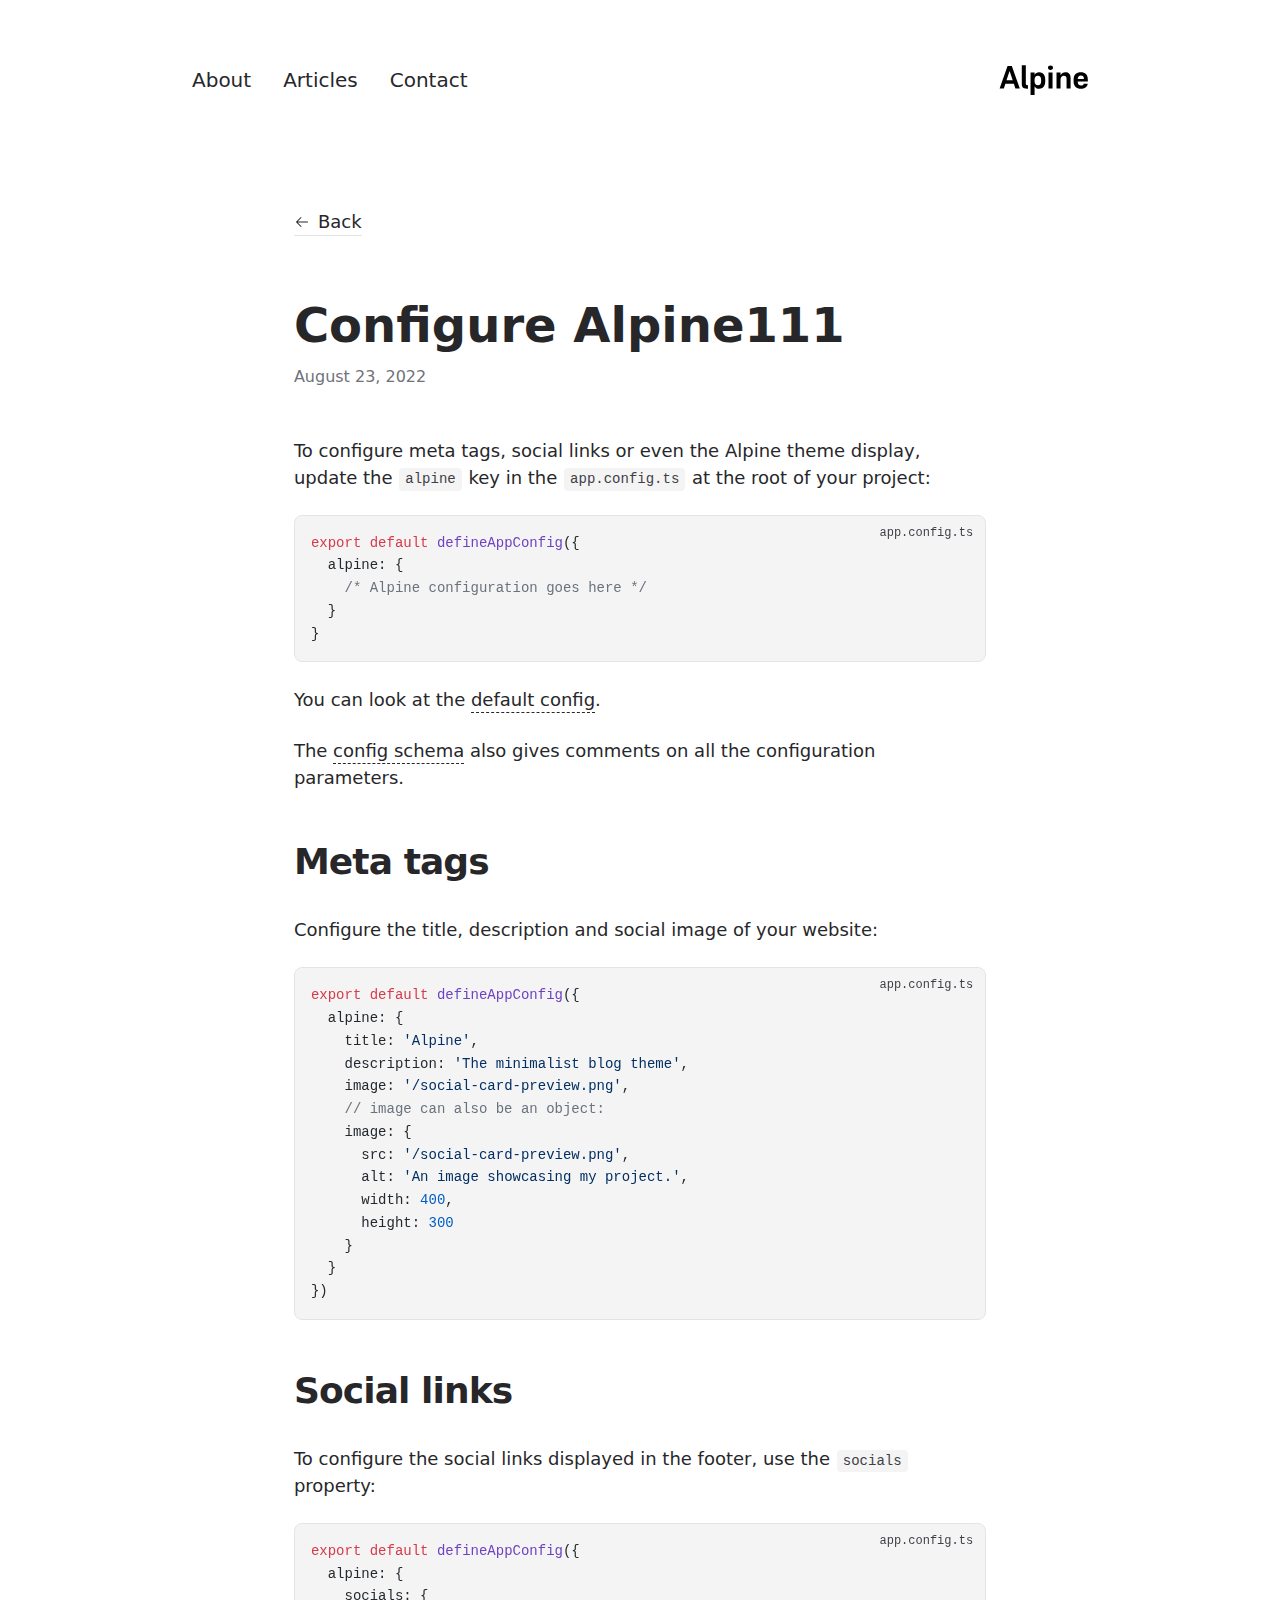
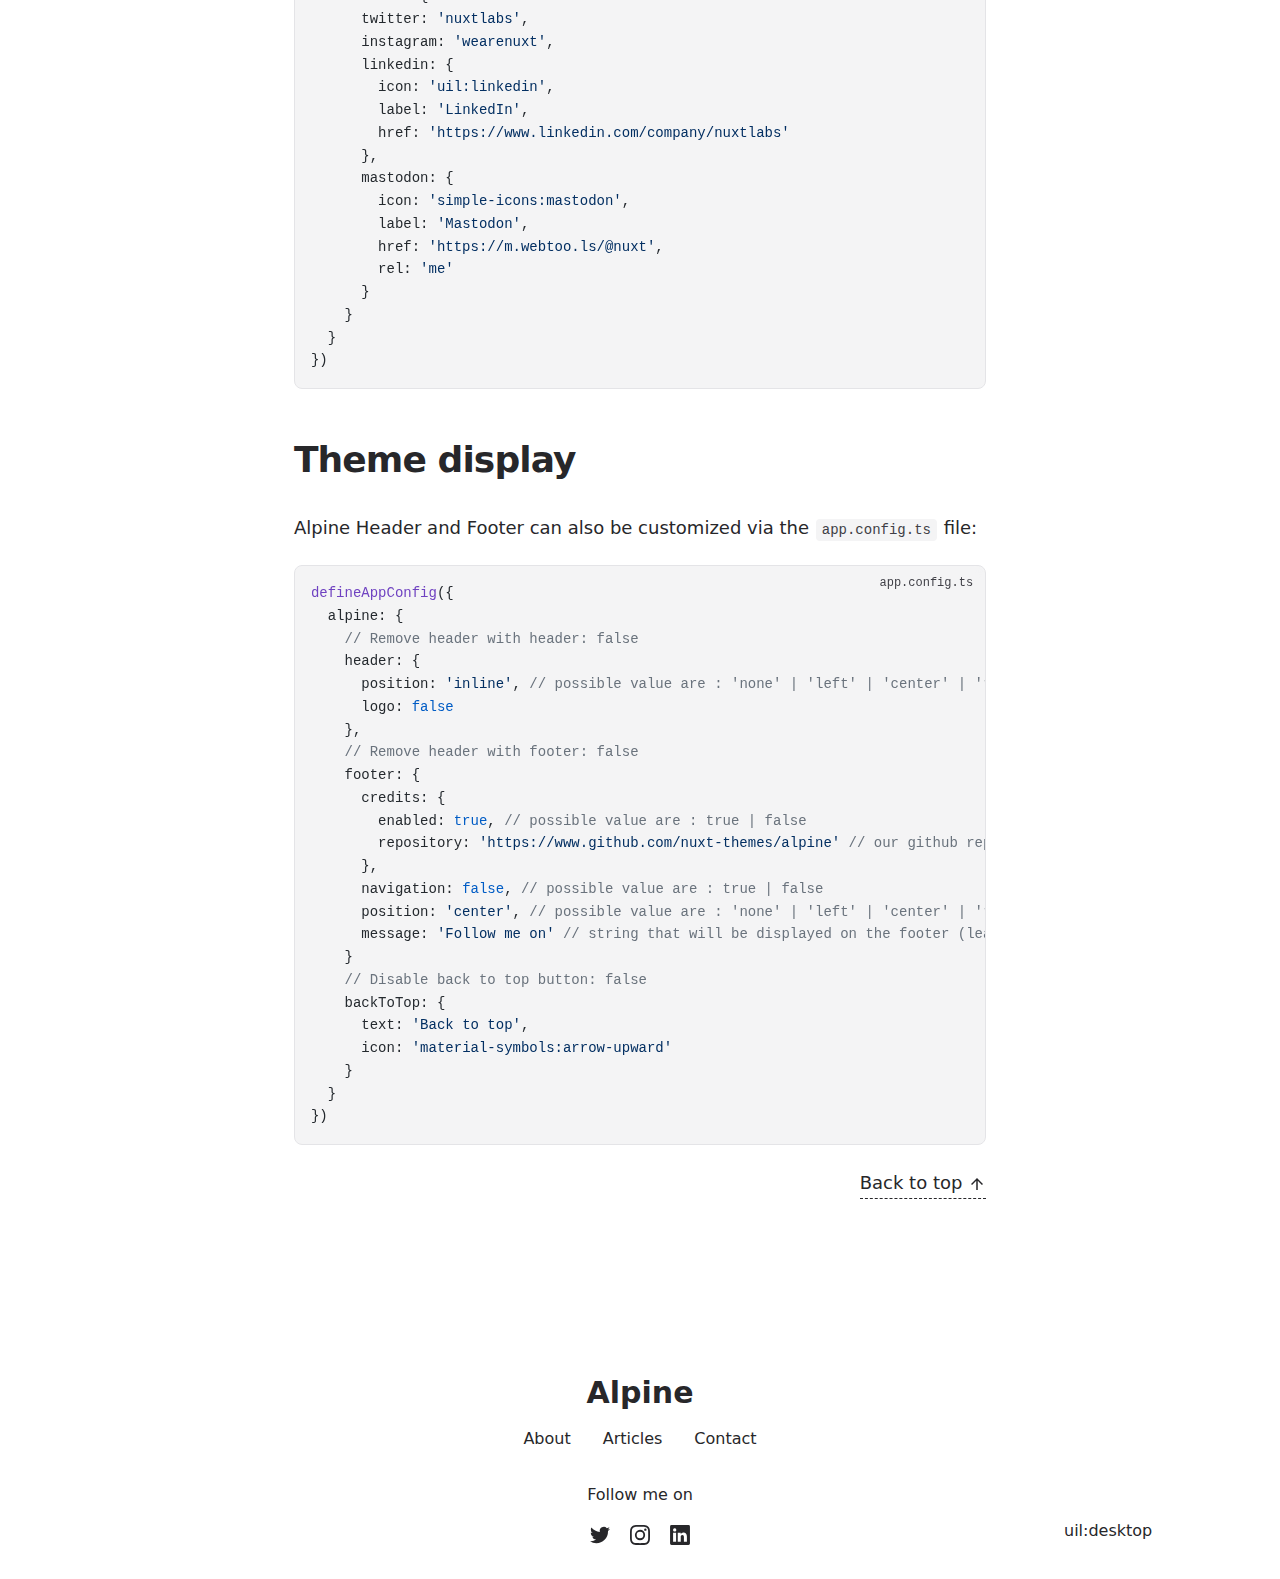
<file: articles/configure/index.html>
<!DOCTYPE html>
<html  lang="en">
<head><meta charset="utf-8">
<meta name="viewport" content="width=device-width, initial-scale=1">
<title>Configure Alpine111</title>
<meta name="twitter:card" content="summary_large_image">
<meta property="og:image:width" content="400">
<meta property="og:image:height" content="300">
<meta property="og:image:alt" content="An image showcasing my project.">
<meta property="og:title" content="Configure Alpine111">
<meta name="description" content="Learn how to configure Alpine with the app.config.ts file.">
<meta property="og:description" content="Learn how to configure Alpine with the app.config.ts file.">
<meta property="og:image" content="/articles/configure-alpine.webp">
<link rel="preload" as="fetch" crossorigin="anonymous" href="/articles/configure/_payload.json">
<link rel="stylesheet" href="/_nuxt/entry.9d7a7a4f.css">
<link rel="stylesheet" href="/_nuxt/DocumentDrivenNotFound.f4a2ab44.css">
<link rel="stylesheet" href="/_nuxt/article.758fcc1c.css">
<link rel="stylesheet" href="/_nuxt/ProseA.1addd5de.css">
<link rel="stylesheet" href="/_nuxt/ProseH1.337dadeb.css">
<link rel="stylesheet" href="/_nuxt/ProseP.0de71350.css">
<link rel="stylesheet" href="/_nuxt/ProseCodeInline.8d104b46.css">
<link rel="stylesheet" href="/_nuxt/ProsePre.e63e49c6.css">
<link rel="stylesheet" href="/_nuxt/ProseCode.72bf46c7.css">
<link rel="stylesheet" href="/_nuxt/ProseH2.26cb8d6e.css">
<link rel="modulepreload" as="script" crossorigin href="/_nuxt/entry.7bab7b47.js">
<link rel="modulepreload" as="script" crossorigin href="/_nuxt/NuxtImg.dc6b8fa9.js">
<link rel="modulepreload" as="script" crossorigin href="/_nuxt/document-driven.dd75201e.js">
<link rel="modulepreload" as="script" crossorigin href="/_nuxt/DocumentDrivenEmpty.a6d3390a.js">
<link rel="modulepreload" as="script" crossorigin href="/_nuxt/ContentRenderer.80a444b1.js">
<link rel="modulepreload" as="script" crossorigin href="/_nuxt/ContentRendererMarkdown.vue.833b95d3.js">
<link rel="modulepreload" as="script" crossorigin href="/_nuxt/DocumentDrivenNotFound.afc99674.js">
<link rel="modulepreload" as="script" crossorigin href="/_nuxt/article.21a29a1a.js">
<link rel="modulepreload" as="script" crossorigin href="/_nuxt/ProseA.e78e5e14.js">
<link rel="modulepreload" as="script" crossorigin href="/_nuxt/date.824a539b.js">
<link rel="modulepreload" as="script" crossorigin href="/_nuxt/ContentRendererMarkdown.aa073cbf.js">
<link rel="modulepreload" as="script" crossorigin href="/_nuxt/ProseH1.22000c1c.js">
<link rel="modulepreload" as="script" crossorigin href="/_nuxt/ProseP.fb992460.js">
<link rel="modulepreload" as="script" crossorigin href="/_nuxt/ProseCodeInline.3fee4ea7.js">
<link rel="modulepreload" as="script" crossorigin href="/_nuxt/ProsePre.5a998357.js">
<link rel="modulepreload" as="script" crossorigin href="/_nuxt/ProseCode.207f3389.js">
<link rel="modulepreload" as="script" crossorigin href="/_nuxt/ProseH2.ba681d13.js">
<link rel="prefetch" as="script" crossorigin href="/_nuxt/default.775b7761.js">
<link rel="prefetch" as="script" crossorigin href="/_nuxt/page.4bfcc43c.js">
<link rel="prefetch" as="script" crossorigin href="/_nuxt/client-db.09e0c037.js">
<link rel="prefetch" as="script" crossorigin href="/_nuxt/debug.f014a299.js">
<link rel="prefetch" as="style" href="/_nuxt/useStudio.f3e13c21.css">
<link rel="prefetch" as="script" crossorigin href="/_nuxt/useStudio.6dbfce4f.js">
<link rel="prefetch" as="style" href="/_nuxt/error-404.7910d5ca.css">
<link rel="prefetch" as="script" crossorigin href="/_nuxt/error-404.266d628f.js">
<link rel="prefetch" as="style" href="/_nuxt/error-500.1db01289.css">
<link rel="prefetch" as="script" crossorigin href="/_nuxt/error-500.db0f7578.js">
<script type="module" src="/_nuxt/entry.7bab7b47.js" crossorigin></script><style id="pinceau-runtime-hydratable">@media{.phy[--]{--puid:BegOHc-v;}.pv-2xaGBx{max-width:var(--elements-container-maxWidth);padding-left:var(--elements-container-padding-mobile);padding-right:var(--elements-container-padding-mobile);}@media (min-width: 475px){.pv-2xaGBx{padding-left:var(--elements-container-padding-xs);padding-right:var(--elements-container-padding-xs);}}@media (min-width: 640px){.pv-2xaGBx{padding-left:var(--elements-container-padding-sm);padding-right:var(--elements-container-padding-sm);}}@media (min-width: 768px){.pv-2xaGBx{padding-left:var(--elements-container-padding-md);padding-right:var(--elements-container-padding-md);}}} </style><style id="pinceau-theme">@media { :root {--pinceau-mq: initial; --alpine-readableLine: 68ch;--alpine-backdrop-backgroundColor: #f4f4f5b3;--prose-code-inline-padding: 0.2rem 0.375rem 0.2rem 0.375rem;--prose-code-block-backdropFilter: contrast(1);--prose-code-block-border-style: solid;--prose-code-block-border-width: 1px;--prose-tbody-tr-borderBottom-style: dashed;--prose-tbody-tr-borderBottom-width: 1px;--prose-th-textAlign: inherit;--prose-thead-borderBottom-style: solid;--prose-thead-borderBottom-width: 1px;--prose-thead-border-style: solid;--prose-thead-border-width: 0px;--prose-table-textAlign: start;--prose-hr-width: 1px;--prose-hr-style: solid;--prose-li-listStylePosition: outside;--prose-ol-li-markerColor: currentColor;--prose-ol-paddingInlineStart: 21px;--prose-ol-listStyleType: decimal;--prose-ul-li-markerColor: currentColor;--prose-ul-paddingInlineStart: 21px;--prose-ul-listStyleType: disc;--prose-blockquote-border-style: solid;--prose-blockquote-border-width: 4px;--prose-blockquote-quotes: '201C' '201D' '2018' '2019';--prose-blockquote-paddingInlineStart: 24px;--prose-a-code-color-hover: currentColor;--prose-a-code-color-static: currentColor;--prose-a-hasCode-borderBottom: none;--prose-a-border-distance: 2px;--prose-a-border-color-hover: currentColor;--prose-a-border-color-static: currentColor;--prose-a-border-style-hover: solid;--prose-a-border-style-static: dashed;--prose-a-border-width: 1px;--prose-a-color-static: inherit;--prose-a-textDecoration: none;--prose-h6-margin: 3rem 0 2rem;--prose-h5-margin: 3rem 0 2rem;--prose-h4-margin: 3rem 0 2rem;--prose-h3-margin: 3rem 0 2rem;--prose-h2-margin: 3rem 0 2rem;--prose-h1-margin: 0 0 2rem;--prose-p-fontSize: 18px;--typography-lead-loose: 2;--typography-lead-relaxed: 1.625;--typography-lead-normal: 1.5;--typography-lead-snug: 1.375;--typography-lead-tight: 1.25;--typography-lead-none: 1;--typography-lead-10: 2.5rem;--typography-lead-9: 2.25rem;--typography-lead-8: 2rem;--typography-lead-7: 1.75rem;--typography-lead-6: 1.5rem;--typography-lead-5: 1.25rem;--typography-lead-4: 1rem;--typography-lead-3: .75rem;--typography-lead-2: .5rem;--typography-lead-1: .025rem;--typography-fontWeight-black: 900;--typography-fontWeight-extrabold: 800;--typography-fontWeight-bold: 700;--typography-fontWeight-semibold: 600;--typography-fontWeight-medium: 500;--typography-fontWeight-normal: 400;--typography-fontWeight-light: 300;--typography-fontWeight-extralight: 200;--typography-fontWeight-thin: 100;--typography-fontSize-9xl: 128px;--typography-fontSize-8xl: 96px;--typography-fontSize-7xl: 72px;--typography-fontSize-6xl: 60px;--typography-fontSize-5xl: 48px;--typography-fontSize-4xl: 36px;--typography-fontSize-3xl: 30px;--typography-fontSize-2xl: 24px;--typography-fontSize-xl: 20px;--typography-fontSize-lg: 18px;--typography-fontSize-base: 16px;--typography-fontSize-sm: 14px;--typography-fontSize-xs: 12px;--typography-letterSpacing-wide: 0.025em;--typography-letterSpacing-tight: -0.025em;--typography-verticalMargin-base: 24px;--typography-verticalMargin-sm: 16px;--elements-border-secondary-hover: [object Object];--elements-backdrop-background: #fffc;--elements-backdrop-filter: saturate(200%) blur(20px);--elements-container-maxWidth: 64rem;--lead-loose: 2;--lead-relaxed: 1.625;--lead-normal: 1.5;--lead-snug: 1.375;--lead-tight: 1.25;--lead-none: 1;--lead-10: 2.5rem;--lead-9: 2.25rem;--lead-8: 2rem;--lead-7: 1.75rem;--lead-6: 1.5rem;--lead-5: 1.25rem;--lead-4: 1rem;--lead-3: .75rem;--lead-2: .5rem;--lead-1: .025rem;--letterSpacing-widest: 0.1em;--letterSpacing-wider: 0.05em;--letterSpacing-wide: 0.025em;--letterSpacing-normal: 0em;--letterSpacing-tight: -0.025em;--letterSpacing-tighter: -0.05em;--fontSize-9xl: 8rem;--fontSize-8xl: 6rem;--fontSize-7xl: 4.5rem;--fontSize-6xl: 3.75rem;--fontSize-5xl: 3rem;--fontSize-4xl: 2.25rem;--fontSize-3xl: 1.875rem;--fontSize-2xl: 1.5rem;--fontSize-xl: 1.25rem;--fontSize-lg: 1.125rem;--fontSize-base: 1rem;--fontSize-sm: 0.875rem;--fontSize-xs: 0.75rem;--fontWeight-black: 900;--fontWeight-extrabold: 800;--fontWeight-bold: 700;--fontWeight-semibold: 600;--fontWeight-medium: 500;--fontWeight-normal: 400;--fontWeight-light: 300;--fontWeight-extralight: 200;--fontWeight-thin: 100;--font-mono: ui-monospace, SFMono-Regular, Menlo, Monaco, Consolas, Liberation Mono, Courier New, monospace;--font-serif: ui-serif, Georgia, Cambria, Times New Roman, Times, serif;--font-sans: ui-sans-serif, system-ui, -apple-system, BlinkMacSystemFont, Segoe UI, Roboto, Helvetica Neue, Arial, Noto Sans, sans-serif, Apple Color Emoji, Segoe UI Emoji, Segoe UI Symbol, Noto Color Emoji;--opacity-total: 1;--opacity-high: 0.8;--opacity-medium: 0.5;--opacity-soft: 0.3;--opacity-light: 0.15;--opacity-bright: 0.1;--opacity-noOpacity: 0;--borderWidth-lg: 3px;--borderWidth-md: 2px;--borderWidth-sm: 1px;--borderWidth-noBorder: 0;--space-rem-875: 0.875rem;--space-rem-625: 0.625rem;--space-rem-375: 0.375rem;--space-rem-125: 0.125rem;--space-px: 1px;--space-128: 32rem;--space-96: 24rem;--space-80: 20rem;--space-72: 18rem;--space-64: 16rem;--space-60: 15rem;--space-56: 14rem;--space-52: 13rem;--space-48: 12rem;--space-44: 11rem;--space-40: 10rem;--space-36: 9rem;--space-32: 8rem;--space-28: 7rem;--space-24: 6rem;--space-20: 5rem;--space-16: 4rem;--space-14: 3.5rem;--space-12: 3rem;--space-11: 2.75rem;--space-10: 2.5rem;--space-9: 2.25rem;--space-8: 2rem;--space-7: 1.75rem;--space-6: 1.5rem;--space-5: 1.25rem;--space-4: 1rem;--space-3: 0.75rem;--space-2: 0.5rem;--space-1: 0.25rem;--space-0: 0px;--size-full: 100%;--size-7xl: 80rem;--size-6xl: 72rem;--size-5xl: 64rem;--size-4xl: 56rem;--size-3xl: 48rem;--size-2xl: 42rem;--size-xl: 36rem;--size-lg: 32rem;--size-md: 28rem;--size-sm: 24rem;--size-xs: 20rem;--size-200: 200px;--size-104: 104px;--size-80: 80px;--size-64: 64px;--size-56: 56px;--size-48: 48px;--size-40: 40px;--size-32: 32px;--size-24: 24px;--size-20: 20px;--size-16: 16px;--size-12: 12px;--size-8: 8px;--size-6: 6px;--size-4: 4px;--size-2: 2px;--size-0: 0px;--radii-full: 9999px;--radii-3xl: 1.75rem;--radii-2xl: 1.5rem;--radii-xl: 1rem;--radii-lg: 0.75rem;--radii-md: 0.5rem;--radii-sm: 0.375rem;--radii-xs: 0.25rem;--radii-2xs: 0.125rem;--radii-none: 0px;--shadow-none: 0px 0px 0px 0px transparent;--shadow-lg: 0px 10px 15px -3px #000000, 0px 4px 6px -4px #000000;--shadow-md: 0px 4px 6px -1px #000000, 0px 2px 4px -2px #000000;--shadow-sm: 0px 1px 3px 0px #000000, 0px 1px 2px -1px #000000;--shadow-xs: 0px 1px 2px 0px #000000;--height-screen: 100vh;--width-screen: 100vw;--color-primary-900: #002e38;--color-primary-800: #005c70;--color-primary-700: #008aa9;--color-primary-600: #00b9e1;--color-primary-500: #1ad6ff;--color-primary-400: #40ddff;--color-primary-300: #66e4ff;--color-primary-200: #8deaff;--color-primary-100: #b3f1ff;--color-primary-50: #d9f8ff;--color-ruby-900: #380011;--color-ruby-800: #700021;--color-ruby-700: #a90032;--color-ruby-600: #e10043;--color-ruby-500: #ff1a5e;--color-ruby-400: #ff4079;--color-ruby-300: #ff6694;--color-ruby-200: #ff8dae;--color-ruby-100: #ffb3c9;--color-ruby-50: #ffd9e4;--color-pink-900: #380025;--color-pink-800: #70004b;--color-pink-700: #a90070;--color-pink-600: #e10095;--color-pink-500: #ff1ab2;--color-pink-400: #ff40bf;--color-pink-300: #ff66cc;--color-pink-200: #ff8dd8;--color-pink-100: #ffb3e5;--color-pink-50: #ffd9f2;--color-purple-900: #190038;--color-purple-800: #330070;--color-purple-700: #4c00a9;--color-purple-600: #6500e1;--color-purple-500: #811aff;--color-purple-400: #9640ff;--color-purple-300: #ab66ff;--color-purple-200: #c08dff;--color-purple-100: #d5b3ff;--color-purple-50: #ead9ff;--color-royalblue-900: #0b0531;--color-royalblue-800: #160a62;--color-royalblue-700: #211093;--color-royalblue-600: #2c15c4;--color-royalblue-500: #4127e8;--color-royalblue-400: #614bec;--color-royalblue-300: #806ff0;--color-royalblue-200: #a093f3;--color-royalblue-100: #c0b7f7;--color-royalblue-50: #dfdbfb;--color-indigoblue-900: #001238;--color-indigoblue-800: #002370;--color-indigoblue-700: #0035a9;--color-indigoblue-600: #0047e1;--color-indigoblue-500: #1a62ff;--color-indigoblue-400: #407cff;--color-indigoblue-300: #6696ff;--color-indigoblue-200: #8db0ff;--color-indigoblue-100: #b3cbff;--color-indigoblue-50: #d9e5ff;--color-blue-900: #002438;--color-blue-800: #004870;--color-blue-700: #006ca9;--color-blue-600: #0090e1;--color-blue-500: #1aadff;--color-blue-400: #40bbff;--color-blue-300: #66c8ff;--color-blue-200: #8dd6ff;--color-blue-100: #b3e4ff;--color-blue-50: #d9f1ff;--color-lightblue-900: #002e38;--color-lightblue-800: #005c70;--color-lightblue-700: #008aa9;--color-lightblue-600: #00b9e1;--color-lightblue-500: #1ad6ff;--color-lightblue-400: #40ddff;--color-lightblue-300: #66e4ff;--color-lightblue-200: #8deaff;--color-lightblue-100: #b3f1ff;--color-lightblue-50: #d9f8ff;--color-teal-900: #062a28;--color-teal-800: #0b544f;--color-teal-700: #117d77;--color-teal-600: #16a79e;--color-teal-500: #1cd1c6;--color-teal-400: #36e4da;--color-teal-300: #5fe9e1;--color-teal-200: #87efe9;--color-teal-100: #aff4f0;--color-teal-50: #d7faf8;--color-pear-900: #2a2b09;--color-pear-800: #545512;--color-pear-700: #7e801b;--color-pear-600: #a8aa24;--color-pear-500: #d0d32f;--color-pear-400: #d8da52;--color-pear-300: #e0e274;--color-pear-200: #e8e997;--color-pear-100: #eff0ba;--color-pear-50: #f7f8dc;--color-red-900: #380300;--color-red-800: #700700;--color-red-700: #a90a00;--color-red-600: #e10e00;--color-red-500: #ff281a;--color-red-400: #ff4c40;--color-red-300: #ff7066;--color-red-200: #ff948d;--color-red-100: #ffb7b3;--color-red-50: #ffdbd9;--color-orange-900: #381800;--color-orange-800: #702f00;--color-orange-700: #a94700;--color-orange-600: #e15e00;--color-orange-500: #ff7a1a;--color-orange-400: #ff9040;--color-orange-300: #ffa666;--color-orange-200: #ffbd8d;--color-orange-100: #ffd3b3;--color-orange-50: #ffe9d9;--color-yellow-900: #362b03;--color-yellow-800: #6d5605;--color-yellow-700: #a38108;--color-yellow-600: #daac0a;--color-yellow-500: #f5c828;--color-yellow-400: #f7d14c;--color-yellow-300: #f8da70;--color-yellow-200: #fae393;--color-yellow-100: #fcedb7;--color-yellow-50: #fdf6db;--color-green-900: #003f25;--color-green-800: #005e38;--color-green-700: #007e4a;--color-green-600: #009d5d;--color-green-500: #00bd6f;--color-green-400: #00dc82;--color-green-300: #30ffaa;--color-green-200: #83ffcc;--color-green-100: #acffdd;--color-green-50: #d6ffee;--color-gray-900: #18181B;--color-gray-800: #27272A;--color-gray-700: #3f3f46;--color-gray-600: #52525B;--color-gray-500: #71717A;--color-gray-400: #a1a1aa;--color-gray-300: #D4d4d8;--color-gray-200: #e4e4e7;--color-gray-100: #f4f4f5;--color-gray-50: #fafafa;--color-black: #0c0c0d;--color-white: #FFFFFF;--media-portrait: only screen and (orientation: portrait);--media-landscape: only screen and (orientation: landscape);--media-rm: (prefers-reduced-motion: reduce);--media-2xl: (min-width: 1536px);--media-xl: (min-width: 1280px);--media-lg: (min-width: 1024px);--media-md: (min-width: 768px);--media-sm: (min-width: 640px);--media-xs: (min-width: 475px);--alpine-body-color: var(--color-gray-800);--alpine-body-backgroundColor: var(--color-white);--prose-code-inline-fontWeight: var(--typography-fontWeight-normal);--prose-code-inline-fontSize: var(--typography-fontSize-sm);--prose-code-inline-borderRadius: var(--radii-xs);--prose-code-block-pre-padding: var(--typography-verticalMargin-sm);--prose-code-block-margin: var(--typography-verticalMargin-base) 0;--prose-code-block-fontSize: var(--typography-fontSize-sm);--prose-tbody-code-inline-fontSize: var(--typography-fontSize-sm);--prose-tbody-td-padding: var(--typography-verticalMargin-sm);--prose-th-fontWeight: var(--typography-fontWeight-semibold);--prose-th-padding: 0 var(--typography-verticalMargin-sm) var(--typography-verticalMargin-sm) var(--typography-verticalMargin-sm);--prose-table-lineHeight: var(--typography-lead-6);--prose-table-fontSize: var(--typography-fontSize-sm);--prose-table-margin: var(--typography-verticalMargin-base) 0;--prose-hr-margin: var(--typography-verticalMargin-base) 0;--prose-li-margin: var(--typography-verticalMargin-sm) 0;--prose-ol-margin: var(--typography-verticalMargin-base) 0;--prose-ul-margin: var(--typography-verticalMargin-base) 0;--prose-blockquote-margin: var(--typography-verticalMargin-base) 0;--prose-a-code-border-style: var(--prose-a-border-style-static);--prose-a-code-border-width: var(--prose-a-border-width);--prose-a-fontWeight: var(--typography-fontWeight-medium);--prose-img-margin: var(--typography-verticalMargin-base) 0;--prose-strong-fontWeight: var(--typography-fontWeight-semibold);--prose-h6-iconSize: var(--typography-fontSize-base);--prose-h6-fontWeight: var(--typography-fontWeight-semibold);--prose-h6-lineHeight: var(--typography-lead-normal);--prose-h6-fontSize: var(--typography-fontSize-lg);--prose-h5-iconSize: var(--typography-fontSize-lg);--prose-h5-fontWeight: var(--typography-fontWeight-semibold);--prose-h5-lineHeight: var(--typography-lead-snug);--prose-h5-fontSize: var(--typography-fontSize-xl);--prose-h4-iconSize: var(--typography-fontSize-lg);--prose-h4-letterSpacing: var(--typography-letterSpacing-tight);--prose-h4-fontWeight: var(--typography-fontWeight-semibold);--prose-h4-lineHeight: var(--typography-lead-snug);--prose-h4-fontSize: var(--typography-fontSize-2xl);--prose-h3-iconSize: var(--typography-fontSize-xl);--prose-h3-letterSpacing: var(--typography-letterSpacing-tight);--prose-h3-fontWeight: var(--typography-fontWeight-semibold);--prose-h3-lineHeight: var(--typography-lead-snug);--prose-h3-fontSize: var(--typography-fontSize-3xl);--prose-h2-iconSize: var(--typography-fontSize-2xl);--prose-h2-letterSpacing: var(--typography-letterSpacing-tight);--prose-h2-fontWeight: var(--typography-fontWeight-semibold);--prose-h2-lineHeight: var(--typography-lead-tight);--prose-h2-fontSize: var(--typography-fontSize-4xl);--prose-h1-iconSize: var(--typography-fontSize-3xl);--prose-h1-letterSpacing: var(--typography-letterSpacing-tight);--prose-h1-fontWeight: var(--typography-fontWeight-bold);--prose-h1-lineHeight: var(--typography-lead-tight);--prose-h1-fontSize: var(--typography-fontSize-5xl);--prose-p-br-margin: var(--typography-verticalMargin-base) 0 0 0;--prose-p-margin: var(--typography-verticalMargin-base) 0;--prose-p-lineHeight: var(--typography-lead-normal);--typography-color-primary-900: var(--color-primary-900);--typography-color-primary-800: var(--color-primary-800);--typography-color-primary-700: var(--color-primary-700);--typography-color-primary-600: var(--color-primary-600);--typography-color-primary-500: var(--color-primary-500);--typography-color-primary-400: var(--color-primary-400);--typography-color-primary-300: var(--color-primary-300);--typography-color-primary-200: var(--color-primary-200);--typography-color-primary-100: var(--color-primary-100);--typography-color-primary-50: var(--color-primary-50);--typography-font-code: var(--font-mono);--typography-font-body: var(--font-sans);--typography-font-display: var(--font-sans);--typography-body-backgroundColor: var(--color-white);--typography-body-color: var(--color-black);--elements-state-danger-borderColor-secondary: var(--color-red-200);--elements-state-danger-borderColor-primary: var(--color-red-100);--elements-state-danger-backgroundColor-secondary: var(--color-red-100);--elements-state-danger-backgroundColor-primary: var(--color-red-50);--elements-state-danger-color-secondary: var(--color-red-600);--elements-state-danger-color-primary: var(--color-red-500);--elements-state-warning-borderColor-secondary: var(--color-yellow-200);--elements-state-warning-borderColor-primary: var(--color-yellow-100);--elements-state-warning-backgroundColor-secondary: var(--color-yellow-100);--elements-state-warning-backgroundColor-primary: var(--color-yellow-50);--elements-state-warning-color-secondary: var(--color-yellow-700);--elements-state-warning-color-primary: var(--color-yellow-600);--elements-state-success-borderColor-secondary: var(--color-green-200);--elements-state-success-borderColor-primary: var(--color-green-100);--elements-state-success-backgroundColor-secondary: var(--color-green-100);--elements-state-success-backgroundColor-primary: var(--color-green-50);--elements-state-success-color-secondary: var(--color-green-600);--elements-state-success-color-primary: var(--color-green-500);--elements-state-info-borderColor-secondary: var(--color-blue-200);--elements-state-info-borderColor-primary: var(--color-blue-100);--elements-state-info-backgroundColor-secondary: var(--color-blue-100);--elements-state-info-backgroundColor-primary: var(--color-blue-50);--elements-state-info-color-secondary: var(--color-blue-600);--elements-state-info-color-primary: var(--color-blue-500);--elements-state-primary-borderColor-secondary: var(--color-primary-200);--elements-state-primary-borderColor-primary: var(--color-primary-100);--elements-state-primary-backgroundColor-secondary: var(--color-primary-100);--elements-state-primary-backgroundColor-primary: var(--color-primary-50);--elements-state-primary-color-secondary: var(--color-primary-700);--elements-state-primary-color-primary: var(--color-primary-600);--elements-surface-secondary-backgroundColor: var(--color-gray-200);--elements-surface-primary-backgroundColor: var(--color-gray-100);--elements-surface-background-base: var(--color-gray-100);--elements-border-secondary-static: var(--color-gray-200);--elements-border-primary-hover: var(--color-gray-200);--elements-border-primary-static: var(--color-gray-100);--elements-container-padding-md: var(--space-16);--elements-container-padding-sm: var(--space-12);--elements-container-padding-xs: var(--space-8);--elements-container-padding-mobile: var(--space-6);--elements-text-secondary-color-hover: var(--color-gray-700);--elements-text-secondary-color-static: var(--color-gray-500);--elements-text-primary-color-static: var(--color-gray-900);--text-6xl-lineHeight: var(--lead-none);--text-6xl-fontSize: var(--fontSize-6xl);--text-5xl-lineHeight: var(--lead-none);--text-5xl-fontSize: var(--fontSize-5xl);--text-4xl-lineHeight: var(--lead-10);--text-4xl-fontSize: var(--fontSize-4xl);--text-3xl-lineHeight: var(--lead-9);--text-3xl-fontSize: var(--fontSize-3xl);--text-2xl-lineHeight: var(--lead-8);--text-2xl-fontSize: var(--fontSize-2xl);--text-xl-lineHeight: var(--lead-7);--text-xl-fontSize: var(--fontSize-xl);--text-lg-lineHeight: var(--lead-7);--text-lg-fontSize: var(--fontSize-lg);--text-base-lineHeight: var(--lead-6);--text-base-fontSize: var(--fontSize-base);--text-sm-lineHeight: var(--lead-5);--text-sm-fontSize: var(--fontSize-sm);--text-xs-lineHeight: var(--lead-4);--text-xs-fontSize: var(--fontSize-xs);--shadow-2xl: 0px 25px 50px -12px var(--color-gray-900);--shadow-xl: 0px 20px 25px -5px var(--color-gray-400), 0px 8px 10px -6px #000000;--color-secondary-900: var(--color-gray-900);--color-secondary-800: var(--color-gray-800);--color-secondary-700: var(--color-gray-700);--color-secondary-600: var(--color-gray-600);--color-secondary-500: var(--color-gray-500);--color-secondary-400: var(--color-gray-400);--color-secondary-300: var(--color-gray-300);--color-secondary-200: var(--color-gray-200);--color-secondary-100: var(--color-gray-100);--color-secondary-50: var(--color-gray-50);--prose-a-code-background-hover: var(--typography-color-primary-50);--prose-a-code-border-color-hover: var(--typography-color-primary-500);--prose-a-color-hover: var(--typography-color-primary-500);--typography-color-secondary-900: var(--color-secondary-900);--typography-color-secondary-800: var(--color-secondary-800);--typography-color-secondary-700: var(--color-secondary-700);--typography-color-secondary-600: var(--color-secondary-600);--typography-color-secondary-500: var(--color-secondary-500);--typography-color-secondary-400: var(--color-secondary-400);--typography-color-secondary-300: var(--color-secondary-300);--typography-color-secondary-200: var(--color-secondary-200);--typography-color-secondary-100: var(--color-secondary-100);--typography-color-secondary-50: var(--color-secondary-50);--prose-code-inline-backgroundColor: var(--typography-color-secondary-100);--prose-code-inline-color: var(--typography-color-secondary-700);--prose-code-block-backgroundColor: var(--typography-color-secondary-100);--prose-code-block-color: var(--typography-color-secondary-700);--prose-code-block-border-color: var(--typography-color-secondary-200);--prose-tbody-tr-borderBottom-color: var(--typography-color-secondary-200);--prose-th-color: var(--typography-color-secondary-600);--prose-thead-borderBottom-color: var(--typography-color-secondary-200);--prose-thead-border-color: var(--typography-color-secondary-300);--prose-hr-color: var(--typography-color-secondary-200);--prose-blockquote-border-color: var(--typography-color-secondary-200);--prose-blockquote-color: var(--typography-color-secondary-500);--prose-a-code-border-color-static: var(--typography-color-secondary-400); } }@media { :root.dark {--pinceau-mq: dark; --alpine-backdrop-backgroundColor: #18181bb3;--prose-code-block-backdropFilter: contrast(1);--prose-ol-li-markerColor: currentColor;--prose-ul-li-markerColor: currentColor;--prose-a-code-color-hover: currentColor;--prose-a-code-color-static: currentColor;--prose-a-border-color-hover: currentColor;--prose-a-border-color-static: currentColor;--prose-a-color-static: inherit;--elements-backdrop-background: #0c0d0ccc;--alpine-body-color: var(--color-gray-200);--alpine-body-backgroundColor: var(--color-black);--typography-body-backgroundColor: var(--color-black);--typography-body-color: var(--color-white);--elements-state-danger-borderColor-secondary: var(--color-red-700);--elements-state-danger-borderColor-primary: var(--color-red-800);--elements-state-danger-backgroundColor-secondary: var(--color-red-800);--elements-state-danger-backgroundColor-primary: var(--color-red-900);--elements-state-danger-color-secondary: var(--color-red-200);--elements-state-danger-color-primary: var(--color-red-300);--elements-state-warning-borderColor-secondary: var(--color-yellow-700);--elements-state-warning-borderColor-primary: var(--color-yellow-800);--elements-state-warning-backgroundColor-secondary: var(--color-yellow-800);--elements-state-warning-backgroundColor-primary: var(--color-yellow-900);--elements-state-warning-color-secondary: var(--color-yellow-200);--elements-state-warning-color-primary: var(--color-yellow-400);--elements-state-success-borderColor-secondary: var(--color-green-700);--elements-state-success-borderColor-primary: var(--color-green-800);--elements-state-success-backgroundColor-secondary: var(--color-green-800);--elements-state-success-backgroundColor-primary: var(--color-green-900);--elements-state-success-color-secondary: var(--color-green-200);--elements-state-success-color-primary: var(--color-green-400);--elements-state-info-borderColor-secondary: var(--color-blue-700);--elements-state-info-borderColor-primary: var(--color-blue-800);--elements-state-info-backgroundColor-secondary: var(--color-blue-800);--elements-state-info-backgroundColor-primary: var(--color-blue-900);--elements-state-info-color-secondary: var(--color-blue-200);--elements-state-info-color-primary: var(--color-blue-400);--elements-state-primary-borderColor-secondary: var(--color-primary-700);--elements-state-primary-borderColor-primary: var(--color-primary-800);--elements-state-primary-backgroundColor-secondary: var(--color-primary-800);--elements-state-primary-backgroundColor-primary: var(--color-primary-900);--elements-state-primary-color-secondary: var(--color-primary-200);--elements-state-primary-color-primary: var(--color-primary-400);--elements-surface-secondary-backgroundColor: var(--color-gray-800);--elements-surface-primary-backgroundColor: var(--color-gray-900);--elements-surface-background-base: var(--color-gray-900);--elements-border-secondary-static: var(--color-gray-800);--elements-border-primary-hover: var(--color-gray-800);--elements-border-primary-static: var(--color-gray-900);--elements-text-secondary-color-hover: var(--color-gray-200);--elements-text-secondary-color-static: var(--color-gray-400);--elements-text-primary-color-static: var(--color-gray-50);--prose-a-code-background-hover: var(--typography-color-primary-900);--prose-a-code-border-color-hover: var(--typography-color-primary-600);--prose-a-color-hover: var(--typography-color-primary-400);--prose-code-inline-backgroundColor: var(--typography-color-secondary-800);--prose-code-inline-color: var(--typography-color-secondary-200);--prose-code-block-backgroundColor: var(--typography-color-secondary-900);--prose-code-block-color: var(--typography-color-secondary-200);--prose-code-block-border-color: var(--typography-color-secondary-800);--prose-tbody-tr-borderBottom-color: var(--typography-color-secondary-800);--prose-th-color: var(--typography-color-secondary-400);--prose-thead-borderBottom-color: var(--typography-color-secondary-800);--prose-thead-border-color: var(--typography-color-secondary-600);--prose-hr-color: var(--typography-color-secondary-800);--prose-blockquote-border-color: var(--typography-color-secondary-700);--prose-blockquote-color: var(--typography-color-secondary-400);--prose-a-code-border-color-static: var(--typography-color-secondary-600); } }</style><script>"use strict";(()=>{const a=window,e=document.documentElement,m=["dark","light"],c=window&&window.localStorage&&window.localStorage.getItem&&window.localStorage.getItem("nuxt-color-mode")||"system";let n=c==="system"?d():c;const l=e.getAttribute("data-color-mode-forced");l&&(n=l),i(n),a["__NUXT_COLOR_MODE__"]={preference:c,value:n,getColorScheme:d,addColorScheme:i,removeColorScheme:f};function i(o){const t=""+o+"",s="";e.classList?e.classList.add(t):e.className+=" "+t,s&&e.setAttribute("data-"+s,o)}function f(o){const t=""+o+"",s="";e.classList?e.classList.remove(t):e.className=e.className.replace(new RegExp(t,"g"),""),s&&e.removeAttribute("data-"+s)}function r(o){return a.matchMedia("(prefers-color-scheme"+o+")")}function d(){if(a.matchMedia&&r("").media!=="not all"){for(const o of m)if(r(":"+o).matches)return o}return"light"}})();
</script></head>
<body ><div id="__nuxt"><div class="container pv-2xaGBx pc-BegOHc app-layout" data-v-ef8a7aba data-v-4f31ff05><!--[--><div class="nuxt-progress" style="width:0%;height:3px;opacity:0;background-size:Infinity% auto;" data-v-ef8a7aba></div><header class="right" data-v-ef8a7aba data-v-931ee485><div class="menu" data-v-931ee485><button aria-label="Navigation Menu" data-v-931ee485><svg width="24" height="24" viewBox="0 0 68 68" fill="currentColor" xmlns="http://www.w3.org/2000/svg" data-v-931ee485><path d="M8 34C8 32.1362 8 31.2044 8.30448 30.4693C8.71046 29.4892 9.48915 28.7105 10.4693 28.3045C11.2044 28 12.1362 28 14 28C15.8638 28 16.7956 28 17.5307 28.3045C18.5108 28.7105 19.2895 29.4892 19.6955 30.4693C20 31.2044 20 32.1362 20 34C20 35.8638 20 36.7956 19.6955 37.5307C19.2895 38.5108 18.5108 39.2895 17.5307 39.6955C16.7956 40 15.8638 40 14 40C12.1362 40 11.2044 40 10.4693 39.6955C9.48915 39.2895 8.71046 38.5108 8.30448 37.5307C8 36.7956 8 35.8638 8 34Z" data-v-931ee485></path><path d="M28 34C28 32.1362 28 31.2044 28.3045 30.4693C28.7105 29.4892 29.4892 28.7105 30.4693 28.3045C31.2044 28 32.1362 28 34 28C35.8638 28 36.7956 28 37.5307 28.3045C38.5108 28.7105 39.2895 29.4892 39.6955 30.4693C40 31.2044 40 32.1362 40 34C40 35.8638 40 36.7956 39.6955 37.5307C39.2895 38.5108 38.5108 39.2895 37.5307 39.6955C36.7956 40 35.8638 40 34 40C32.1362 40 31.2044 40 30.4693 39.6955C29.4892 39.2895 28.7105 38.5108 28.3045 37.5307C28 36.7956 28 35.8638 28 34Z" data-v-931ee485></path><path d="M48 34C48 32.1362 48 31.2044 48.3045 30.4693C48.7105 29.4892 49.4892 28.7105 50.4693 28.3045C51.2044 28 52.1362 28 54 28C55.8638 28 56.7956 28 57.5307 28.3045C58.5108 28.7105 59.2895 29.4892 59.6955 30.4693C60 31.2044 60 32.1362 60 34C60 35.8638 60 36.7956 59.6955 37.5307C59.2895 38.5108 58.5108 39.2895 57.5307 39.6955C56.7956 40 55.8638 40 54 40C52.1362 40 51.2044 40 50.4693 39.6955C49.4892 39.2895 48.7105 38.5108 48.3045 37.5307C48 36.7956 48 35.8638 48 34Z" data-v-931ee485></path></svg></button></div><div class="overlay" data-v-931ee485><nav data-v-931ee485 data-v-86e3b5ad><ul data-v-86e3b5ad><!--[--><li data-v-86e3b5ad><a href="/" class="" data-v-86e3b5ad><span class="underline-fx" data-v-86e3b5ad></span> About</a></li><li data-v-86e3b5ad><a href="/articles" class="" data-v-86e3b5ad><span class="underline-fx" data-v-86e3b5ad></span> Articles</a></li><li data-v-86e3b5ad><a href="/contact" class="" data-v-86e3b5ad><span class="underline-fx" data-v-86e3b5ad></span> Contact</a></li><!--]--></ul></nav></div><div class="logo" data-v-931ee485><a href="/" class="" data-v-931ee485><img src="/logo-dark.svg" class="dark-img" alt="alpine" width="89" height="31" data-v-931ee485><img src="/logo.svg" class="light-img" alt="alpine" width="89" height="31" data-v-931ee485></a></div><div class="main-nav" data-v-931ee485><nav data-v-931ee485 data-v-86e3b5ad><ul data-v-86e3b5ad><!--[--><li data-v-86e3b5ad><a href="/" class="" data-v-86e3b5ad><span class="underline-fx" data-v-86e3b5ad></span> About</a></li><li data-v-86e3b5ad><a href="/articles" class="" data-v-86e3b5ad><span class="underline-fx" data-v-86e3b5ad></span> Articles</a></li><li data-v-86e3b5ad><a href="/contact" class="" data-v-86e3b5ad><span class="underline-fx" data-v-86e3b5ad></span> Contact</a></li><!--]--></ul></nav></div></header><!--[--><div class="document-driven-page"><article data-v-851c092b><a href="/articles" class="back" data-v-851c092b><svg xmlns="http://www.w3.org/2000/svg" xmlns:xlink="http://www.w3.org/1999/xlink" aria-hidden="true" role="img" class="icon" data-v-851c092b style="" width="1em" height="1em" viewBox="0 0 256 256" data-v-10a93562><path fill="currentColor" d="M224 128a8 8 0 0 1-8 8H59.31l58.35 58.34a8 8 0 0 1-11.32 11.32l-72-72a8 8 0 0 1 0-11.32l72-72a8 8 0 0 1 11.32 11.32L59.31 120H216a8 8 0 0 1 8 8"/></svg><span data-v-851c092b> Back </span></a><header data-v-851c092b><h1 class="title" data-v-851c092b>Configure Alpine111</h1><time datetime="2022-08-23T00:00:00.000Z" data-v-851c092b>August 23, 2022</time></header><div class="prose" data-v-851c092b><!--[--><div><h1 id="configure-alpine111" data-v-4a276db3><a aria-current="page" href="/articles/configure#configure-alpine111" class="router-link-active router-link-exact-active" data-v-4a276db3><!--[-->Configure Alpine111<!--]--><!----></a></h1><p data-v-20eb8ea1><!--[-->To configure meta tags, social links or even the Alpine theme display, update the <code class="" data-v-f6884dac><!--[-->alpine<!--]--></code> key in the <code class="" data-v-f6884dac><!--[-->app.config.ts<!--]--></code> at the root of your project:<!--]--></p><div class="highlight-ts prose-code" meta data-v-d693162a><span class="filename" data-v-d693162a>app.config.ts</span><!--[--><pre class="language-ts shiki shiki-themes github-light github-dark" style=""><!--[--><code><span class="line" line="1"><span style="--shiki-default:#D73A49;--shiki-dark:#F97583">export</span><span style="--shiki-default:#D73A49;--shiki-dark:#F97583"> default</span><span style="--shiki-default:#6F42C1;--shiki-dark:#B392F0"> defineAppConfig</span><span style="--shiki-default:#24292E;--shiki-dark:#E1E4E8">({
</span></span><span class="line" line="2"><span style="--shiki-default:#24292E;--shiki-dark:#E1E4E8">  alpine: {
</span></span><span class="line" line="3"><span style="--shiki-default:#6A737D;--shiki-dark:#6A737D">    /* Alpine configuration goes here */
</span></span><span class="line" line="4"><span style="--shiki-default:#24292E;--shiki-dark:#E1E4E8">  }
</span></span><span class="line" line="5"><span style="--shiki-default:#24292E;--shiki-dark:#E1E4E8">}
</span></span></code><!--]--></pre><!--]--><button class="copy-button" data-v-d693162a data-v-aad953d6><span class="sr-only" data-v-aad953d6>Copy to clipboard</span><span class="icon-wrapper" data-v-aad953d6><svg xmlns="http://www.w3.org/2000/svg" xmlns:xlink="http://www.w3.org/1999/xlink" aria-hidden="true" role="img" class="icon" data-v-aad953d6 style="" width="18px" height="18px" viewBox="0 0 256 256" data-v-10a93562><path fill="currentColor" d="M216 32H88a8 8 0 0 0-8 8v40H40a8 8 0 0 0-8 8v128a8 8 0 0 0 8 8h128a8 8 0 0 0 8-8v-40h40a8 8 0 0 0 8-8V40a8 8 0 0 0-8-8m-56 176H48V96h112Zm48-48h-32V88a8 8 0 0 0-8-8H96V48h112Z"/></svg></span></button></div><p data-v-20eb8ea1><!--[-->You can look at the <a href="https://github.com/nuxt-themes/alpine/tree/main/app.config.ts" rel="nofollow" data-v-1b2cc3df><!--[-->default config<!--]--></a>.<!--]--></p><p data-v-20eb8ea1><!--[-->The <a href="https://github.com/nuxt-themes/alpine/tree/main/app.config.ts" rel="nofollow" data-v-1b2cc3df><!--[-->config schema<!--]--></a> also gives comments on all the configuration parameters.<!--]--></p><h2 id="meta-tags" data-v-a22fda3c><a aria-current="page" href="/articles/configure#meta-tags" class="router-link-active router-link-exact-active" data-v-a22fda3c><!--[-->Meta tags<!--]--><!----></a></h2><p data-v-20eb8ea1><!--[-->Configure the title, description and social image of your website:<!--]--></p><div class="highlight-ts prose-code" meta data-v-d693162a><span class="filename" data-v-d693162a>app.config.ts</span><!--[--><pre class="language-ts shiki shiki-themes github-light github-dark" style=""><!--[--><code><span class="line" line="1"><span style="--shiki-default:#D73A49;--shiki-dark:#F97583">export</span><span style="--shiki-default:#D73A49;--shiki-dark:#F97583"> default</span><span style="--shiki-default:#6F42C1;--shiki-dark:#B392F0"> defineAppConfig</span><span style="--shiki-default:#24292E;--shiki-dark:#E1E4E8">({
</span></span><span class="line" line="2"><span style="--shiki-default:#24292E;--shiki-dark:#E1E4E8">  alpine: {
</span></span><span class="line" line="3"><span style="--shiki-default:#24292E;--shiki-dark:#E1E4E8">    title: </span><span style="--shiki-default:#032F62;--shiki-dark:#9ECBFF">&#39;Alpine&#39;</span><span style="--shiki-default:#24292E;--shiki-dark:#E1E4E8">,
</span></span><span class="line" line="4"><span style="--shiki-default:#24292E;--shiki-dark:#E1E4E8">    description: </span><span style="--shiki-default:#032F62;--shiki-dark:#9ECBFF">&#39;The minimalist blog theme&#39;</span><span style="--shiki-default:#24292E;--shiki-dark:#E1E4E8">,
</span></span><span class="line" line="5"><span style="--shiki-default:#24292E;--shiki-dark:#E1E4E8">    image: </span><span style="--shiki-default:#032F62;--shiki-dark:#9ECBFF">&#39;/social-card-preview.png&#39;</span><span style="--shiki-default:#24292E;--shiki-dark:#E1E4E8">,
</span></span><span class="line" line="6"><span style="--shiki-default:#6A737D;--shiki-dark:#6A737D">    // image can also be an object:
</span></span><span class="line" line="7"><span style="--shiki-default:#24292E;--shiki-dark:#E1E4E8">    image: {
</span></span><span class="line" line="8"><span style="--shiki-default:#24292E;--shiki-dark:#E1E4E8">      src: </span><span style="--shiki-default:#032F62;--shiki-dark:#9ECBFF">&#39;/social-card-preview.png&#39;</span><span style="--shiki-default:#24292E;--shiki-dark:#E1E4E8">,
</span></span><span class="line" line="9"><span style="--shiki-default:#24292E;--shiki-dark:#E1E4E8">      alt: </span><span style="--shiki-default:#032F62;--shiki-dark:#9ECBFF">&#39;An image showcasing my project.&#39;</span><span style="--shiki-default:#24292E;--shiki-dark:#E1E4E8">,
</span></span><span class="line" line="10"><span style="--shiki-default:#24292E;--shiki-dark:#E1E4E8">      width: </span><span style="--shiki-default:#005CC5;--shiki-dark:#79B8FF">400</span><span style="--shiki-default:#24292E;--shiki-dark:#E1E4E8">,
</span></span><span class="line" line="11"><span style="--shiki-default:#24292E;--shiki-dark:#E1E4E8">      height: </span><span style="--shiki-default:#005CC5;--shiki-dark:#79B8FF">300
</span></span><span class="line" line="12"><span style="--shiki-default:#24292E;--shiki-dark:#E1E4E8">    }
</span></span><span class="line" line="13"><span style="--shiki-default:#24292E;--shiki-dark:#E1E4E8">  }
</span></span><span class="line" line="14"><span style="--shiki-default:#24292E;--shiki-dark:#E1E4E8">})
</span></span></code><!--]--></pre><!--]--><button class="copy-button" data-v-d693162a data-v-aad953d6><span class="sr-only" data-v-aad953d6>Copy to clipboard</span><span class="icon-wrapper" data-v-aad953d6><svg xmlns="http://www.w3.org/2000/svg" xmlns:xlink="http://www.w3.org/1999/xlink" aria-hidden="true" role="img" class="icon" data-v-aad953d6 style="" width="18px" height="18px" viewBox="0 0 256 256" data-v-10a93562><path fill="currentColor" d="M216 32H88a8 8 0 0 0-8 8v40H40a8 8 0 0 0-8 8v128a8 8 0 0 0 8 8h128a8 8 0 0 0 8-8v-40h40a8 8 0 0 0 8-8V40a8 8 0 0 0-8-8m-56 176H48V96h112Zm48-48h-32V88a8 8 0 0 0-8-8H96V48h112Z"/></svg></span></button></div><h2 id="social-links" data-v-a22fda3c><a aria-current="page" href="/articles/configure#social-links" class="router-link-active router-link-exact-active" data-v-a22fda3c><!--[-->Social links<!--]--><!----></a></h2><p data-v-20eb8ea1><!--[-->To configure the social links displayed in the footer, use the <code class="" data-v-f6884dac><!--[-->socials<!--]--></code> property:<!--]--></p><div class="highlight-ts prose-code" meta data-v-d693162a><span class="filename" data-v-d693162a>app.config.ts</span><!--[--><pre class="language-ts shiki shiki-themes github-light github-dark" style=""><!--[--><code><span class="line" line="1"><span style="--shiki-default:#D73A49;--shiki-dark:#F97583">export</span><span style="--shiki-default:#D73A49;--shiki-dark:#F97583"> default</span><span style="--shiki-default:#6F42C1;--shiki-dark:#B392F0"> defineAppConfig</span><span style="--shiki-default:#24292E;--shiki-dark:#E1E4E8">({
</span></span><span class="line" line="2"><span style="--shiki-default:#24292E;--shiki-dark:#E1E4E8">  alpine: {
</span></span><span class="line" line="3"><span style="--shiki-default:#24292E;--shiki-dark:#E1E4E8">    socials: {
</span></span><span class="line" line="4"><span style="--shiki-default:#24292E;--shiki-dark:#E1E4E8">      twitter: </span><span style="--shiki-default:#032F62;--shiki-dark:#9ECBFF">&#39;nuxtlabs&#39;</span><span style="--shiki-default:#24292E;--shiki-dark:#E1E4E8">,
</span></span><span class="line" line="5"><span style="--shiki-default:#24292E;--shiki-dark:#E1E4E8">      instagram: </span><span style="--shiki-default:#032F62;--shiki-dark:#9ECBFF">&#39;wearenuxt&#39;</span><span style="--shiki-default:#24292E;--shiki-dark:#E1E4E8">,
</span></span><span class="line" line="6"><span style="--shiki-default:#24292E;--shiki-dark:#E1E4E8">      linkedin: {
</span></span><span class="line" line="7"><span style="--shiki-default:#24292E;--shiki-dark:#E1E4E8">        icon: </span><span style="--shiki-default:#032F62;--shiki-dark:#9ECBFF">&#39;uil:linkedin&#39;</span><span style="--shiki-default:#24292E;--shiki-dark:#E1E4E8">,
</span></span><span class="line" line="8"><span style="--shiki-default:#24292E;--shiki-dark:#E1E4E8">        label: </span><span style="--shiki-default:#032F62;--shiki-dark:#9ECBFF">&#39;LinkedIn&#39;</span><span style="--shiki-default:#24292E;--shiki-dark:#E1E4E8">,
</span></span><span class="line" line="9"><span style="--shiki-default:#24292E;--shiki-dark:#E1E4E8">        href: </span><span style="--shiki-default:#032F62;--shiki-dark:#9ECBFF">&#39;https://www.linkedin.com/company/nuxtlabs&#39;
</span></span><span class="line" line="10"><span style="--shiki-default:#24292E;--shiki-dark:#E1E4E8">      },
</span></span><span class="line" line="11"><span style="--shiki-default:#24292E;--shiki-dark:#E1E4E8">      mastodon: {
</span></span><span class="line" line="12"><span style="--shiki-default:#24292E;--shiki-dark:#E1E4E8">        icon: </span><span style="--shiki-default:#032F62;--shiki-dark:#9ECBFF">&#39;simple-icons:mastodon&#39;</span><span style="--shiki-default:#24292E;--shiki-dark:#E1E4E8">,
</span></span><span class="line" line="13"><span style="--shiki-default:#24292E;--shiki-dark:#E1E4E8">        label: </span><span style="--shiki-default:#032F62;--shiki-dark:#9ECBFF">&#39;Mastodon&#39;</span><span style="--shiki-default:#24292E;--shiki-dark:#E1E4E8">,
</span></span><span class="line" line="14"><span style="--shiki-default:#24292E;--shiki-dark:#E1E4E8">        href: </span><span style="--shiki-default:#032F62;--shiki-dark:#9ECBFF">&#39;https://m.webtoo.ls/@nuxt&#39;</span><span style="--shiki-default:#24292E;--shiki-dark:#E1E4E8">,
</span></span><span class="line" line="15"><span style="--shiki-default:#24292E;--shiki-dark:#E1E4E8">        rel: </span><span style="--shiki-default:#032F62;--shiki-dark:#9ECBFF">&#39;me&#39;
</span></span><span class="line" line="16"><span style="--shiki-default:#24292E;--shiki-dark:#E1E4E8">      }
</span></span><span class="line" line="17"><span style="--shiki-default:#24292E;--shiki-dark:#E1E4E8">    }
</span></span><span class="line" line="18"><span style="--shiki-default:#24292E;--shiki-dark:#E1E4E8">  }
</span></span><span class="line" line="19"><span style="--shiki-default:#24292E;--shiki-dark:#E1E4E8">})
</span></span></code><!--]--></pre><!--]--><button class="copy-button" data-v-d693162a data-v-aad953d6><span class="sr-only" data-v-aad953d6>Copy to clipboard</span><span class="icon-wrapper" data-v-aad953d6><svg xmlns="http://www.w3.org/2000/svg" xmlns:xlink="http://www.w3.org/1999/xlink" aria-hidden="true" role="img" class="icon" data-v-aad953d6 style="" width="18px" height="18px" viewBox="0 0 256 256" data-v-10a93562><path fill="currentColor" d="M216 32H88a8 8 0 0 0-8 8v40H40a8 8 0 0 0-8 8v128a8 8 0 0 0 8 8h128a8 8 0 0 0 8-8v-40h40a8 8 0 0 0 8-8V40a8 8 0 0 0-8-8m-56 176H48V96h112Zm48-48h-32V88a8 8 0 0 0-8-8H96V48h112Z"/></svg></span></button></div><h2 id="theme-display" data-v-a22fda3c><a aria-current="page" href="/articles/configure#theme-display" class="router-link-active router-link-exact-active" data-v-a22fda3c><!--[-->Theme display<!--]--><!----></a></h2><p data-v-20eb8ea1><!--[-->Alpine Header and Footer can also be customized via the <code class="" data-v-f6884dac><!--[-->app.config.ts<!--]--></code> file:<!--]--></p><div class="highlight-ts prose-code" meta data-v-d693162a><span class="filename" data-v-d693162a>app.config.ts</span><!--[--><pre class="language-ts shiki shiki-themes github-light github-dark" style=""><!--[--><code><span class="line" line="1"><span style="--shiki-default:#6F42C1;--shiki-dark:#B392F0">defineAppConfig</span><span style="--shiki-default:#24292E;--shiki-dark:#E1E4E8">({
</span></span><span class="line" line="2"><span style="--shiki-default:#24292E;--shiki-dark:#E1E4E8">  alpine: {
</span></span><span class="line" line="3"><span style="--shiki-default:#6A737D;--shiki-dark:#6A737D">    // Remove header with header: false
</span></span><span class="line" line="4"><span style="--shiki-default:#24292E;--shiki-dark:#E1E4E8">    header: {
</span></span><span class="line" line="5"><span style="--shiki-default:#24292E;--shiki-dark:#E1E4E8">      position: </span><span style="--shiki-default:#032F62;--shiki-dark:#9ECBFF">&#39;inline&#39;</span><span style="--shiki-default:#24292E;--shiki-dark:#E1E4E8">, </span><span style="--shiki-default:#6A737D;--shiki-dark:#6A737D">// possible value are : &#39;none&#39; | &#39;left&#39; | &#39;center&#39; | &#39;right&#39; | &#39;inline&#39;
</span></span><span class="line" line="6"><span style="--shiki-default:#24292E;--shiki-dark:#E1E4E8">      logo: </span><span style="--shiki-default:#005CC5;--shiki-dark:#79B8FF">false
</span></span><span class="line" line="7"><span style="--shiki-default:#24292E;--shiki-dark:#E1E4E8">    },
</span></span><span class="line" line="8"><span style="--shiki-default:#6A737D;--shiki-dark:#6A737D">    // Remove header with footer: false
</span></span><span class="line" line="9"><span style="--shiki-default:#24292E;--shiki-dark:#E1E4E8">    footer: {
</span></span><span class="line" line="10"><span style="--shiki-default:#24292E;--shiki-dark:#E1E4E8">      credits: {
</span></span><span class="line" line="11"><span style="--shiki-default:#24292E;--shiki-dark:#E1E4E8">        enabled: </span><span style="--shiki-default:#005CC5;--shiki-dark:#79B8FF">true</span><span style="--shiki-default:#24292E;--shiki-dark:#E1E4E8">, </span><span style="--shiki-default:#6A737D;--shiki-dark:#6A737D">// possible value are : true | false
</span></span><span class="line" line="12"><span style="--shiki-default:#24292E;--shiki-dark:#E1E4E8">        repository: </span><span style="--shiki-default:#032F62;--shiki-dark:#9ECBFF">&#39;https://www.github.com/nuxt-themes/alpine&#39;</span><span style="--shiki-default:#6A737D;--shiki-dark:#6A737D"> // our github repository
</span></span><span class="line" line="13"><span style="--shiki-default:#24292E;--shiki-dark:#E1E4E8">      },
</span></span><span class="line" line="14"><span style="--shiki-default:#24292E;--shiki-dark:#E1E4E8">      navigation: </span><span style="--shiki-default:#005CC5;--shiki-dark:#79B8FF">false</span><span style="--shiki-default:#24292E;--shiki-dark:#E1E4E8">, </span><span style="--shiki-default:#6A737D;--shiki-dark:#6A737D">// possible value are : true | false
</span></span><span class="line" line="15"><span style="--shiki-default:#24292E;--shiki-dark:#E1E4E8">      position: </span><span style="--shiki-default:#032F62;--shiki-dark:#9ECBFF">&#39;center&#39;</span><span style="--shiki-default:#24292E;--shiki-dark:#E1E4E8">, </span><span style="--shiki-default:#6A737D;--shiki-dark:#6A737D">// possible value are : &#39;none&#39; | &#39;left&#39; | &#39;center&#39; | &#39;right&#39;
</span></span><span class="line" line="16"><span style="--shiki-default:#24292E;--shiki-dark:#E1E4E8">      message: </span><span style="--shiki-default:#032F62;--shiki-dark:#9ECBFF">&#39;Follow me on&#39;</span><span style="--shiki-default:#6A737D;--shiki-dark:#6A737D"> // string that will be displayed on the footer (leave empty or delete to disable)
</span></span><span class="line" line="17"><span style="--shiki-default:#24292E;--shiki-dark:#E1E4E8">    }
</span></span><span class="line" line="18"><span style="--shiki-default:#6A737D;--shiki-dark:#6A737D">    // Disable back to top button: false
</span></span><span class="line" line="19"><span style="--shiki-default:#24292E;--shiki-dark:#E1E4E8">    backToTop: {
</span></span><span class="line" line="20"><span style="--shiki-default:#24292E;--shiki-dark:#E1E4E8">      text: </span><span style="--shiki-default:#032F62;--shiki-dark:#9ECBFF">&#39;Back to top&#39;</span><span style="--shiki-default:#24292E;--shiki-dark:#E1E4E8">,
</span></span><span class="line" line="21"><span style="--shiki-default:#24292E;--shiki-dark:#E1E4E8">      icon: </span><span style="--shiki-default:#032F62;--shiki-dark:#9ECBFF">&#39;material-symbols:arrow-upward&#39;
</span></span><span class="line" line="22"><span style="--shiki-default:#24292E;--shiki-dark:#E1E4E8">    }
</span></span><span class="line" line="23"><span style="--shiki-default:#24292E;--shiki-dark:#E1E4E8">  }
</span></span><span class="line" line="24"><span style="--shiki-default:#24292E;--shiki-dark:#E1E4E8">})
</span></span></code><!--]--></pre><!--]--><button class="copy-button" data-v-d693162a data-v-aad953d6><span class="sr-only" data-v-aad953d6>Copy to clipboard</span><span class="icon-wrapper" data-v-aad953d6><svg xmlns="http://www.w3.org/2000/svg" xmlns:xlink="http://www.w3.org/1999/xlink" aria-hidden="true" role="img" class="icon" data-v-aad953d6 style="" width="18px" height="18px" viewBox="0 0 256 256" data-v-10a93562><path fill="currentColor" d="M216 32H88a8 8 0 0 0-8 8v40H40a8 8 0 0 0-8 8v128a8 8 0 0 0 8 8h128a8 8 0 0 0 8-8v-40h40a8 8 0 0 0 8-8V40a8 8 0 0 0-8-8m-56 176H48V96h112Zm48-48h-32V88a8 8 0 0 0-8-8H96V48h112Z"/></svg></span></button></div><style>html.dark .shiki span {color: var(--shiki-dark);background: var(--shiki-dark-bg);font-style: var(--shiki-dark-font-style);font-weight: var(--shiki-dark-font-weight);text-decoration: var(--shiki-dark-text-decoration);}html .shiki span {color: var(--shiki-default);background: var(--shiki-default-bg);font-style: var(--shiki-default-font-style);font-weight: var(--shiki-default-font-weight);text-decoration: var(--shiki-default-text-decoration);}html .default .shiki span {color: var(--shiki-default);background: var(--shiki-default-bg);font-style: var(--shiki-default-font-style);font-weight: var(--shiki-default-font-weight);text-decoration: var(--shiki-default-text-decoration);}html .dark .shiki span {color: var(--shiki-dark);background: var(--shiki-dark-bg);font-style: var(--shiki-dark-font-style);font-weight: var(--shiki-dark-font-weight);text-decoration: var(--shiki-dark-text-decoration);}</style></div><!--]--><div class="back-to-top" data-v-851c092b><a data-v-851c092b data-v-1b2cc3df><!--[-->Back to top <svg xmlns="http://www.w3.org/2000/svg" xmlns:xlink="http://www.w3.org/1999/xlink" aria-hidden="true" role="img" class="icon" data-v-851c092b style="" width="1em" height="1em" viewBox="0 0 24 24" data-v-10a93562><path fill="currentColor" d="M11 20V7.825l-5.6 5.6L4 12l8-8l8 8l-1.4 1.425l-5.6-5.6V20z"/></svg><!--]--></a></div></div></article></div><!--]--><footer class="center" data-v-ef8a7aba data-v-1045c1f9><a href="https://www.github.com/nuxt-themes/alpine" rel="noopener noreferrer" class="credits" data-v-1045c1f9>Alpine</a><div class="navigation" data-v-1045c1f9><nav data-v-1045c1f9 data-v-86e3b5ad><ul data-v-86e3b5ad><!--[--><li data-v-86e3b5ad><a href="/" class="" data-v-86e3b5ad><span class="underline-fx" data-v-86e3b5ad></span> About</a></li><li data-v-86e3b5ad><a href="/articles" class="" data-v-86e3b5ad><span class="underline-fx" data-v-86e3b5ad></span> Articles</a></li><li data-v-86e3b5ad><a href="/contact" class="" data-v-86e3b5ad><span class="underline-fx" data-v-86e3b5ad></span> Contact</a></li><!--]--></ul></nav></div><p class="message" data-v-1045c1f9>Follow me on</p><div class="icons" data-v-1045c1f9><div class="social" data-v-1045c1f9><!--[--><a href="https://twitter.com/nuxtlabs" rel="noopener noreferrer" target="_blank" title="nuxtlabs" aria-label="nuxtlabs" data-v-ae2aac46><svg xmlns="http://www.w3.org/2000/svg" xmlns:xlink="http://www.w3.org/1999/xlink" aria-hidden="true" role="img" class="icon" data-v-ae2aac46 style="" width="1em" height="1em" viewBox="0 0 24 24" data-v-10a93562><path fill="currentColor" d="M22 5.8a8.49 8.49 0 0 1-2.36.64a4.13 4.13 0 0 0 1.81-2.27a8.21 8.21 0 0 1-2.61 1a4.1 4.1 0 0 0-7 3.74a11.64 11.64 0 0 1-8.45-4.29a4.16 4.16 0 0 0-.55 2.07a4.09 4.09 0 0 0 1.82 3.41a4.05 4.05 0 0 1-1.86-.51v.05a4.1 4.1 0 0 0 3.3 4a3.93 3.93 0 0 1-1.1.17a4.9 4.9 0 0 1-.77-.07a4.11 4.11 0 0 0 3.83 2.84A8.22 8.22 0 0 1 3 18.34a7.93 7.93 0 0 1-1-.06a11.57 11.57 0 0 0 6.29 1.85A11.59 11.59 0 0 0 20 8.45v-.53a8.43 8.43 0 0 0 2-2.12"/></svg></a><a href="https://instagram.com/atinuxt" rel="noopener noreferrer" target="_blank" title="atinuxt" aria-label="atinuxt" data-v-ae2aac46><svg xmlns="http://www.w3.org/2000/svg" xmlns:xlink="http://www.w3.org/1999/xlink" aria-hidden="true" role="img" class="icon" data-v-ae2aac46 style="" width="1em" height="1em" viewBox="0 0 24 24" data-v-10a93562><path fill="currentColor" d="M17.34 5.46a1.2 1.2 0 1 0 1.2 1.2a1.2 1.2 0 0 0-1.2-1.2m4.6 2.42a7.59 7.59 0 0 0-.46-2.43a4.94 4.94 0 0 0-1.16-1.77a4.7 4.7 0 0 0-1.77-1.15a7.3 7.3 0 0 0-2.43-.47C15.06 2 14.72 2 12 2s-3.06 0-4.12.06a7.3 7.3 0 0 0-2.43.47a4.78 4.78 0 0 0-1.77 1.15a4.7 4.7 0 0 0-1.15 1.77a7.3 7.3 0 0 0-.47 2.43C2 8.94 2 9.28 2 12s0 3.06.06 4.12a7.3 7.3 0 0 0 .47 2.43a4.7 4.7 0 0 0 1.15 1.77a4.78 4.78 0 0 0 1.77 1.15a7.3 7.3 0 0 0 2.43.47C8.94 22 9.28 22 12 22s3.06 0 4.12-.06a7.3 7.3 0 0 0 2.43-.47a4.7 4.7 0 0 0 1.77-1.15a4.85 4.85 0 0 0 1.16-1.77a7.59 7.59 0 0 0 .46-2.43c0-1.06.06-1.4.06-4.12s0-3.06-.06-4.12M20.14 16a5.61 5.61 0 0 1-.34 1.86a3.06 3.06 0 0 1-.75 1.15a3.19 3.19 0 0 1-1.15.75a5.61 5.61 0 0 1-1.86.34c-1 .05-1.37.06-4 .06s-3 0-4-.06a5.73 5.73 0 0 1-1.94-.3a3.27 3.27 0 0 1-1.1-.75a3 3 0 0 1-.74-1.15a5.54 5.54 0 0 1-.4-1.9c0-1-.06-1.37-.06-4s0-3 .06-4a5.54 5.54 0 0 1 .35-1.9A3 3 0 0 1 5 5a3.14 3.14 0 0 1 1.1-.8A5.73 5.73 0 0 1 8 3.86c1 0 1.37-.06 4-.06s3 0 4 .06a5.61 5.61 0 0 1 1.86.34a3.06 3.06 0 0 1 1.19.8a3.06 3.06 0 0 1 .75 1.1a5.61 5.61 0 0 1 .34 1.9c.05 1 .06 1.37.06 4s-.01 3-.06 4M12 6.87A5.13 5.13 0 1 0 17.14 12A5.12 5.12 0 0 0 12 6.87m0 8.46A3.33 3.33 0 1 1 15.33 12A3.33 3.33 0 0 1 12 15.33"/></svg></a><a href="https://www.linkedin.com/company/nuxtlabs" rel="noopener noreferrer" target="_blank" title="LinkedIn" aria-label="LinkedIn" data-v-ae2aac46><svg xmlns="http://www.w3.org/2000/svg" xmlns:xlink="http://www.w3.org/1999/xlink" aria-hidden="true" role="img" class="icon" data-v-ae2aac46 style="" width="1em" height="1em" viewBox="0 0 24 24" data-v-10a93562><path fill="currentColor" d="M20.47 2H3.53a1.45 1.45 0 0 0-1.47 1.43v17.14A1.45 1.45 0 0 0 3.53 22h16.94a1.45 1.45 0 0 0 1.47-1.43V3.43A1.45 1.45 0 0 0 20.47 2M8.09 18.74h-3v-9h3ZM6.59 8.48a1.56 1.56 0 1 1 0-3.12a1.57 1.57 0 1 1 0 3.12m12.32 10.26h-3v-4.83c0-1.21-.43-2-1.52-2A1.65 1.65 0 0 0 12.85 13a2 2 0 0 0-.1.73v5h-3v-9h3V11a3 3 0 0 1 2.71-1.5c2 0 3.45 1.29 3.45 4.06Z"/></svg></a><!--]--></div><div class="color-mode-switch" data-v-1045c1f9><button aria-label="Color Mode" data-v-1045c1f9 data-v-e82d6a85><span data-v-e82d6a85></span></button></div></div></footer><!--]--></div></div><script type="application/json" id="__NUXT_DATA__" data-ssr="true" data-src="/articles/configure/_payload.json">[{"state":1,"_errors":1019,"serverRendered":981,"path":7,"prerenderedAt":1021},["Reactive",2],{"$sdd-pages":3,"$sdd-surrounds":955,"$sdd-globals":977,"$scolor-mode":979,"$sdd-navigation":982,"$sicons":1004},["ShallowRef",4],["ShallowReactive",5],{"/articles/configure":6},{"_path":7,"_dir":8,"_draft":9,"_partial":9,"_locale":10,"title":11,"description":12,"cover":13,"author":14,"date":18,"layout":19,"body":20,"_type":950,"_id":951,"_source":952,"_file":953,"_extension":954},"/articles/configure","articles",false,"","Configure Alpine111","Learn how to configure Alpine with the app.config.ts file.","/articles/configure-alpine.webp",{"name":15,"avatarUrl":16,"link":17},"Clément Ollivier","https://pbs.twimg.com/profile_images/1370286658432724996/ZMSDzzIi_400x400.jpg","https://twitter.com/clemcodes","2022-08-23T00:00:00.000Z","article",{"type":21,"children":22,"toc":945},"root",[23,31,52,128,144,157,164,169,367,373,385,626,632,643,939],{"type":24,"tag":25,"props":26,"children":28},"element","h1",{"id":27},"configure-alpine111",[29],{"type":30,"value":11},"text",{"type":24,"tag":32,"props":33,"children":34},"p",{},[35,37,43,45,50],{"type":30,"value":36},"To configure meta tags, social links or even the Alpine theme display, update the ",{"type":24,"tag":38,"props":39,"children":40},"code",{"className":10},[41],{"type":30,"value":42},"alpine",{"type":30,"value":44}," key in the ",{"type":24,"tag":38,"props":46,"children":47},{"className":10},[48],{"type":30,"value":49},"app.config.ts",{"type":30,"value":51}," at the root of your project:",{"type":24,"tag":53,"props":54,"children":58},"pre",{"className":55,"code":56,"filename":49,"language":57,"meta":10,"style":10},"language-ts shiki shiki-themes github-light github-dark","export default defineAppConfig({\n  alpine: {\n    /* Alpine configuration goes here */\n  }\n}\n","ts",[59],{"type":24,"tag":38,"props":60,"children":61},{"__ignoreMap":10},[62,91,100,110,119],{"type":24,"tag":63,"props":64,"children":67},"span",{"class":65,"line":66},"line",1,[68,74,79,85],{"type":24,"tag":63,"props":69,"children":71},{"style":70},"--shiki-default:#D73A49;--shiki-dark:#F97583",[72],{"type":30,"value":73},"export",{"type":24,"tag":63,"props":75,"children":76},{"style":70},[77],{"type":30,"value":78}," default",{"type":24,"tag":63,"props":80,"children":82},{"style":81},"--shiki-default:#6F42C1;--shiki-dark:#B392F0",[83],{"type":30,"value":84}," defineAppConfig",{"type":24,"tag":63,"props":86,"children":88},{"style":87},"--shiki-default:#24292E;--shiki-dark:#E1E4E8",[89],{"type":30,"value":90},"({\n",{"type":24,"tag":63,"props":92,"children":94},{"class":65,"line":93},2,[95],{"type":24,"tag":63,"props":96,"children":97},{"style":87},[98],{"type":30,"value":99},"  alpine: {\n",{"type":24,"tag":63,"props":101,"children":103},{"class":65,"line":102},3,[104],{"type":24,"tag":63,"props":105,"children":107},{"style":106},"--shiki-default:#6A737D;--shiki-dark:#6A737D",[108],{"type":30,"value":109},"    /* Alpine configuration goes here */\n",{"type":24,"tag":63,"props":111,"children":113},{"class":65,"line":112},4,[114],{"type":24,"tag":63,"props":115,"children":116},{"style":87},[117],{"type":30,"value":118},"  }\n",{"type":24,"tag":63,"props":120,"children":122},{"class":65,"line":121},5,[123],{"type":24,"tag":63,"props":124,"children":125},{"style":87},[126],{"type":30,"value":127},"}\n",{"type":24,"tag":32,"props":129,"children":130},{},[131,133,142],{"type":30,"value":132},"You can look at the ",{"type":24,"tag":134,"props":135,"children":139},"a",{"href":136,"rel":137},"https://github.com/nuxt-themes/alpine/tree/main/app.config.ts",[138],"nofollow",[140],{"type":30,"value":141},"default config",{"type":30,"value":143},".",{"type":24,"tag":32,"props":145,"children":146},{},[147,149,155],{"type":30,"value":148},"The ",{"type":24,"tag":134,"props":150,"children":152},{"href":136,"rel":151},[138],[153],{"type":30,"value":154},"config schema",{"type":30,"value":156}," also gives comments on all the configuration parameters.",{"type":24,"tag":158,"props":159,"children":161},"h2",{"id":160},"meta-tags",[162],{"type":30,"value":163},"Meta tags",{"type":24,"tag":32,"props":165,"children":166},{},[167],{"type":30,"value":168},"Configure the title, description and social image of your website:",{"type":24,"tag":53,"props":170,"children":172},{"className":55,"code":171,"filename":49,"language":57,"meta":10,"style":10},"export default defineAppConfig({\n  alpine: {\n    title: 'Alpine',\n    description: 'The minimalist blog theme',\n    image: '/social-card-preview.png',\n    // image can also be an object:\n    image: {\n      src: '/social-card-preview.png',\n      alt: 'An image showcasing my project.',\n      width: 400,\n      height: 300\n    }\n  }\n})\n",[173],{"type":24,"tag":38,"props":174,"children":175},{"__ignoreMap":10},[176,195,202,221,238,255,264,273,290,308,327,341,350,358],{"type":24,"tag":63,"props":177,"children":178},{"class":65,"line":66},[179,183,187,191],{"type":24,"tag":63,"props":180,"children":181},{"style":70},[182],{"type":30,"value":73},{"type":24,"tag":63,"props":184,"children":185},{"style":70},[186],{"type":30,"value":78},{"type":24,"tag":63,"props":188,"children":189},{"style":81},[190],{"type":30,"value":84},{"type":24,"tag":63,"props":192,"children":193},{"style":87},[194],{"type":30,"value":90},{"type":24,"tag":63,"props":196,"children":197},{"class":65,"line":93},[198],{"type":24,"tag":63,"props":199,"children":200},{"style":87},[201],{"type":30,"value":99},{"type":24,"tag":63,"props":203,"children":204},{"class":65,"line":102},[205,210,216],{"type":24,"tag":63,"props":206,"children":207},{"style":87},[208],{"type":30,"value":209},"    title: ",{"type":24,"tag":63,"props":211,"children":213},{"style":212},"--shiki-default:#032F62;--shiki-dark:#9ECBFF",[214],{"type":30,"value":215},"'Alpine'",{"type":24,"tag":63,"props":217,"children":218},{"style":87},[219],{"type":30,"value":220},",\n",{"type":24,"tag":63,"props":222,"children":223},{"class":65,"line":112},[224,229,234],{"type":24,"tag":63,"props":225,"children":226},{"style":87},[227],{"type":30,"value":228},"    description: ",{"type":24,"tag":63,"props":230,"children":231},{"style":212},[232],{"type":30,"value":233},"'The minimalist blog theme'",{"type":24,"tag":63,"props":235,"children":236},{"style":87},[237],{"type":30,"value":220},{"type":24,"tag":63,"props":239,"children":240},{"class":65,"line":121},[241,246,251],{"type":24,"tag":63,"props":242,"children":243},{"style":87},[244],{"type":30,"value":245},"    image: ",{"type":24,"tag":63,"props":247,"children":248},{"style":212},[249],{"type":30,"value":250},"'/social-card-preview.png'",{"type":24,"tag":63,"props":252,"children":253},{"style":87},[254],{"type":30,"value":220},{"type":24,"tag":63,"props":256,"children":258},{"class":65,"line":257},6,[259],{"type":24,"tag":63,"props":260,"children":261},{"style":106},[262],{"type":30,"value":263},"    // image can also be an object:\n",{"type":24,"tag":63,"props":265,"children":267},{"class":65,"line":266},7,[268],{"type":24,"tag":63,"props":269,"children":270},{"style":87},[271],{"type":30,"value":272},"    image: {\n",{"type":24,"tag":63,"props":274,"children":276},{"class":65,"line":275},8,[277,282,286],{"type":24,"tag":63,"props":278,"children":279},{"style":87},[280],{"type":30,"value":281},"      src: ",{"type":24,"tag":63,"props":283,"children":284},{"style":212},[285],{"type":30,"value":250},{"type":24,"tag":63,"props":287,"children":288},{"style":87},[289],{"type":30,"value":220},{"type":24,"tag":63,"props":291,"children":293},{"class":65,"line":292},9,[294,299,304],{"type":24,"tag":63,"props":295,"children":296},{"style":87},[297],{"type":30,"value":298},"      alt: ",{"type":24,"tag":63,"props":300,"children":301},{"style":212},[302],{"type":30,"value":303},"'An image showcasing my project.'",{"type":24,"tag":63,"props":305,"children":306},{"style":87},[307],{"type":30,"value":220},{"type":24,"tag":63,"props":309,"children":311},{"class":65,"line":310},10,[312,317,323],{"type":24,"tag":63,"props":313,"children":314},{"style":87},[315],{"type":30,"value":316},"      width: ",{"type":24,"tag":63,"props":318,"children":320},{"style":319},"--shiki-default:#005CC5;--shiki-dark:#79B8FF",[321],{"type":30,"value":322},"400",{"type":24,"tag":63,"props":324,"children":325},{"style":87},[326],{"type":30,"value":220},{"type":24,"tag":63,"props":328,"children":330},{"class":65,"line":329},11,[331,336],{"type":24,"tag":63,"props":332,"children":333},{"style":87},[334],{"type":30,"value":335},"      height: ",{"type":24,"tag":63,"props":337,"children":338},{"style":319},[339],{"type":30,"value":340},"300\n",{"type":24,"tag":63,"props":342,"children":344},{"class":65,"line":343},12,[345],{"type":24,"tag":63,"props":346,"children":347},{"style":87},[348],{"type":30,"value":349},"    }\n",{"type":24,"tag":63,"props":351,"children":353},{"class":65,"line":352},13,[354],{"type":24,"tag":63,"props":355,"children":356},{"style":87},[357],{"type":30,"value":118},{"type":24,"tag":63,"props":359,"children":361},{"class":65,"line":360},14,[362],{"type":24,"tag":63,"props":363,"children":364},{"style":87},[365],{"type":30,"value":366},"})\n",{"type":24,"tag":158,"props":368,"children":370},{"id":369},"social-links",[371],{"type":30,"value":372},"Social links",{"type":24,"tag":32,"props":374,"children":375},{},[376,378,383],{"type":30,"value":377},"To configure the social links displayed in the footer, use the ",{"type":24,"tag":38,"props":379,"children":380},{"className":10},[381],{"type":30,"value":382},"socials",{"type":30,"value":384}," property:",{"type":24,"tag":53,"props":386,"children":388},{"className":55,"code":387,"filename":49,"language":57,"meta":10,"style":10},"export default defineAppConfig({\n  alpine: {\n    socials: {\n      twitter: 'nuxtlabs',\n      instagram: 'wearenuxt',\n      linkedin: {\n        icon: 'uil:linkedin',\n        label: 'LinkedIn',\n        href: 'https://www.linkedin.com/company/nuxtlabs'\n      },\n      mastodon: {\n        icon: 'simple-icons:mastodon',\n        label: 'Mastodon',\n        href: 'https://m.webtoo.ls/@nuxt',\n        rel: 'me'\n      }\n    }\n  }\n})\n",[389],{"type":24,"tag":38,"props":390,"children":391},{"__ignoreMap":10},[392,411,418,426,443,460,468,485,502,515,523,531,547,563,579,593,602,610,618],{"type":24,"tag":63,"props":393,"children":394},{"class":65,"line":66},[395,399,403,407],{"type":24,"tag":63,"props":396,"children":397},{"style":70},[398],{"type":30,"value":73},{"type":24,"tag":63,"props":400,"children":401},{"style":70},[402],{"type":30,"value":78},{"type":24,"tag":63,"props":404,"children":405},{"style":81},[406],{"type":30,"value":84},{"type":24,"tag":63,"props":408,"children":409},{"style":87},[410],{"type":30,"value":90},{"type":24,"tag":63,"props":412,"children":413},{"class":65,"line":93},[414],{"type":24,"tag":63,"props":415,"children":416},{"style":87},[417],{"type":30,"value":99},{"type":24,"tag":63,"props":419,"children":420},{"class":65,"line":102},[421],{"type":24,"tag":63,"props":422,"children":423},{"style":87},[424],{"type":30,"value":425},"    socials: {\n",{"type":24,"tag":63,"props":427,"children":428},{"class":65,"line":112},[429,434,439],{"type":24,"tag":63,"props":430,"children":431},{"style":87},[432],{"type":30,"value":433},"      twitter: ",{"type":24,"tag":63,"props":435,"children":436},{"style":212},[437],{"type":30,"value":438},"'nuxtlabs'",{"type":24,"tag":63,"props":440,"children":441},{"style":87},[442],{"type":30,"value":220},{"type":24,"tag":63,"props":444,"children":445},{"class":65,"line":121},[446,451,456],{"type":24,"tag":63,"props":447,"children":448},{"style":87},[449],{"type":30,"value":450},"      instagram: ",{"type":24,"tag":63,"props":452,"children":453},{"style":212},[454],{"type":30,"value":455},"'wearenuxt'",{"type":24,"tag":63,"props":457,"children":458},{"style":87},[459],{"type":30,"value":220},{"type":24,"tag":63,"props":461,"children":462},{"class":65,"line":257},[463],{"type":24,"tag":63,"props":464,"children":465},{"style":87},[466],{"type":30,"value":467},"      linkedin: {\n",{"type":24,"tag":63,"props":469,"children":470},{"class":65,"line":266},[471,476,481],{"type":24,"tag":63,"props":472,"children":473},{"style":87},[474],{"type":30,"value":475},"        icon: ",{"type":24,"tag":63,"props":477,"children":478},{"style":212},[479],{"type":30,"value":480},"'uil:linkedin'",{"type":24,"tag":63,"props":482,"children":483},{"style":87},[484],{"type":30,"value":220},{"type":24,"tag":63,"props":486,"children":487},{"class":65,"line":275},[488,493,498],{"type":24,"tag":63,"props":489,"children":490},{"style":87},[491],{"type":30,"value":492},"        label: ",{"type":24,"tag":63,"props":494,"children":495},{"style":212},[496],{"type":30,"value":497},"'LinkedIn'",{"type":24,"tag":63,"props":499,"children":500},{"style":87},[501],{"type":30,"value":220},{"type":24,"tag":63,"props":503,"children":504},{"class":65,"line":292},[505,510],{"type":24,"tag":63,"props":506,"children":507},{"style":87},[508],{"type":30,"value":509},"        href: ",{"type":24,"tag":63,"props":511,"children":512},{"style":212},[513],{"type":30,"value":514},"'https://www.linkedin.com/company/nuxtlabs'\n",{"type":24,"tag":63,"props":516,"children":517},{"class":65,"line":310},[518],{"type":24,"tag":63,"props":519,"children":520},{"style":87},[521],{"type":30,"value":522},"      },\n",{"type":24,"tag":63,"props":524,"children":525},{"class":65,"line":329},[526],{"type":24,"tag":63,"props":527,"children":528},{"style":87},[529],{"type":30,"value":530},"      mastodon: {\n",{"type":24,"tag":63,"props":532,"children":533},{"class":65,"line":343},[534,538,543],{"type":24,"tag":63,"props":535,"children":536},{"style":87},[537],{"type":30,"value":475},{"type":24,"tag":63,"props":539,"children":540},{"style":212},[541],{"type":30,"value":542},"'simple-icons:mastodon'",{"type":24,"tag":63,"props":544,"children":545},{"style":87},[546],{"type":30,"value":220},{"type":24,"tag":63,"props":548,"children":549},{"class":65,"line":352},[550,554,559],{"type":24,"tag":63,"props":551,"children":552},{"style":87},[553],{"type":30,"value":492},{"type":24,"tag":63,"props":555,"children":556},{"style":212},[557],{"type":30,"value":558},"'Mastodon'",{"type":24,"tag":63,"props":560,"children":561},{"style":87},[562],{"type":30,"value":220},{"type":24,"tag":63,"props":564,"children":565},{"class":65,"line":360},[566,570,575],{"type":24,"tag":63,"props":567,"children":568},{"style":87},[569],{"type":30,"value":509},{"type":24,"tag":63,"props":571,"children":572},{"style":212},[573],{"type":30,"value":574},"'https://m.webtoo.ls/@nuxt'",{"type":24,"tag":63,"props":576,"children":577},{"style":87},[578],{"type":30,"value":220},{"type":24,"tag":63,"props":580,"children":582},{"class":65,"line":581},15,[583,588],{"type":24,"tag":63,"props":584,"children":585},{"style":87},[586],{"type":30,"value":587},"        rel: ",{"type":24,"tag":63,"props":589,"children":590},{"style":212},[591],{"type":30,"value":592},"'me'\n",{"type":24,"tag":63,"props":594,"children":596},{"class":65,"line":595},16,[597],{"type":24,"tag":63,"props":598,"children":599},{"style":87},[600],{"type":30,"value":601},"      }\n",{"type":24,"tag":63,"props":603,"children":605},{"class":65,"line":604},17,[606],{"type":24,"tag":63,"props":607,"children":608},{"style":87},[609],{"type":30,"value":349},{"type":24,"tag":63,"props":611,"children":613},{"class":65,"line":612},18,[614],{"type":24,"tag":63,"props":615,"children":616},{"style":87},[617],{"type":30,"value":118},{"type":24,"tag":63,"props":619,"children":621},{"class":65,"line":620},19,[622],{"type":24,"tag":63,"props":623,"children":624},{"style":87},[625],{"type":30,"value":366},{"type":24,"tag":158,"props":627,"children":629},{"id":628},"theme-display",[630],{"type":30,"value":631},"Theme display",{"type":24,"tag":32,"props":633,"children":634},{},[635,637,641],{"type":30,"value":636},"Alpine Header and Footer can also be customized via the ",{"type":24,"tag":38,"props":638,"children":639},{"className":10},[640],{"type":30,"value":49},{"type":30,"value":642}," file:",{"type":24,"tag":53,"props":644,"children":646},{"className":55,"code":645,"filename":49,"language":57,"meta":10,"style":10},"defineAppConfig({\n  alpine: {\n    // Remove header with header: false\n    header: {\n      position: 'inline', // possible value are : 'none' | 'left' | 'center' | 'right' | 'inline'\n      logo: false\n    },\n    // Remove header with footer: false\n    footer: {\n      credits: {\n        enabled: true, // possible value are : true | false\n        repository: 'https://www.github.com/nuxt-themes/alpine' // our github repository\n      },\n      navigation: false, // possible value are : true | false\n      position: 'center', // possible value are : 'none' | 'left' | 'center' | 'right'\n      message: 'Follow me on' // string that will be displayed on the footer (leave empty or delete to disable)\n    }\n    // Disable back to top button: false\n    backToTop: {\n      text: 'Back to top',\n      icon: 'material-symbols:arrow-upward'\n    }\n  }\n})\n",[647],{"type":24,"tag":38,"props":648,"children":649},{"__ignoreMap":10},[650,662,669,677,685,708,721,729,737,745,753,775,793,800,821,842,860,867,875,883,901,915,923,931],{"type":24,"tag":63,"props":651,"children":652},{"class":65,"line":66},[653,658],{"type":24,"tag":63,"props":654,"children":655},{"style":81},[656],{"type":30,"value":657},"defineAppConfig",{"type":24,"tag":63,"props":659,"children":660},{"style":87},[661],{"type":30,"value":90},{"type":24,"tag":63,"props":663,"children":664},{"class":65,"line":93},[665],{"type":24,"tag":63,"props":666,"children":667},{"style":87},[668],{"type":30,"value":99},{"type":24,"tag":63,"props":670,"children":671},{"class":65,"line":102},[672],{"type":24,"tag":63,"props":673,"children":674},{"style":106},[675],{"type":30,"value":676},"    // Remove header with header: false\n",{"type":24,"tag":63,"props":678,"children":679},{"class":65,"line":112},[680],{"type":24,"tag":63,"props":681,"children":682},{"style":87},[683],{"type":30,"value":684},"    header: {\n",{"type":24,"tag":63,"props":686,"children":687},{"class":65,"line":121},[688,693,698,703],{"type":24,"tag":63,"props":689,"children":690},{"style":87},[691],{"type":30,"value":692},"      position: ",{"type":24,"tag":63,"props":694,"children":695},{"style":212},[696],{"type":30,"value":697},"'inline'",{"type":24,"tag":63,"props":699,"children":700},{"style":87},[701],{"type":30,"value":702},", ",{"type":24,"tag":63,"props":704,"children":705},{"style":106},[706],{"type":30,"value":707},"// possible value are : 'none' | 'left' | 'center' | 'right' | 'inline'\n",{"type":24,"tag":63,"props":709,"children":710},{"class":65,"line":257},[711,716],{"type":24,"tag":63,"props":712,"children":713},{"style":87},[714],{"type":30,"value":715},"      logo: ",{"type":24,"tag":63,"props":717,"children":718},{"style":319},[719],{"type":30,"value":720},"false\n",{"type":24,"tag":63,"props":722,"children":723},{"class":65,"line":266},[724],{"type":24,"tag":63,"props":725,"children":726},{"style":87},[727],{"type":30,"value":728},"    },\n",{"type":24,"tag":63,"props":730,"children":731},{"class":65,"line":275},[732],{"type":24,"tag":63,"props":733,"children":734},{"style":106},[735],{"type":30,"value":736},"    // Remove header with footer: false\n",{"type":24,"tag":63,"props":738,"children":739},{"class":65,"line":292},[740],{"type":24,"tag":63,"props":741,"children":742},{"style":87},[743],{"type":30,"value":744},"    footer: {\n",{"type":24,"tag":63,"props":746,"children":747},{"class":65,"line":310},[748],{"type":24,"tag":63,"props":749,"children":750},{"style":87},[751],{"type":30,"value":752},"      credits: {\n",{"type":24,"tag":63,"props":754,"children":755},{"class":65,"line":329},[756,761,766,770],{"type":24,"tag":63,"props":757,"children":758},{"style":87},[759],{"type":30,"value":760},"        enabled: ",{"type":24,"tag":63,"props":762,"children":763},{"style":319},[764],{"type":30,"value":765},"true",{"type":24,"tag":63,"props":767,"children":768},{"style":87},[769],{"type":30,"value":702},{"type":24,"tag":63,"props":771,"children":772},{"style":106},[773],{"type":30,"value":774},"// possible value are : true | false\n",{"type":24,"tag":63,"props":776,"children":777},{"class":65,"line":343},[778,783,788],{"type":24,"tag":63,"props":779,"children":780},{"style":87},[781],{"type":30,"value":782},"        repository: ",{"type":24,"tag":63,"props":784,"children":785},{"style":212},[786],{"type":30,"value":787},"'https://www.github.com/nuxt-themes/alpine'",{"type":24,"tag":63,"props":789,"children":790},{"style":106},[791],{"type":30,"value":792}," // our github repository\n",{"type":24,"tag":63,"props":794,"children":795},{"class":65,"line":352},[796],{"type":24,"tag":63,"props":797,"children":798},{"style":87},[799],{"type":30,"value":522},{"type":24,"tag":63,"props":801,"children":802},{"class":65,"line":360},[803,808,813,817],{"type":24,"tag":63,"props":804,"children":805},{"style":87},[806],{"type":30,"value":807},"      navigation: ",{"type":24,"tag":63,"props":809,"children":810},{"style":319},[811],{"type":30,"value":812},"false",{"type":24,"tag":63,"props":814,"children":815},{"style":87},[816],{"type":30,"value":702},{"type":24,"tag":63,"props":818,"children":819},{"style":106},[820],{"type":30,"value":774},{"type":24,"tag":63,"props":822,"children":823},{"class":65,"line":581},[824,828,833,837],{"type":24,"tag":63,"props":825,"children":826},{"style":87},[827],{"type":30,"value":692},{"type":24,"tag":63,"props":829,"children":830},{"style":212},[831],{"type":30,"value":832},"'center'",{"type":24,"tag":63,"props":834,"children":835},{"style":87},[836],{"type":30,"value":702},{"type":24,"tag":63,"props":838,"children":839},{"style":106},[840],{"type":30,"value":841},"// possible value are : 'none' | 'left' | 'center' | 'right'\n",{"type":24,"tag":63,"props":843,"children":844},{"class":65,"line":595},[845,850,855],{"type":24,"tag":63,"props":846,"children":847},{"style":87},[848],{"type":30,"value":849},"      message: ",{"type":24,"tag":63,"props":851,"children":852},{"style":212},[853],{"type":30,"value":854},"'Follow me on'",{"type":24,"tag":63,"props":856,"children":857},{"style":106},[858],{"type":30,"value":859}," // string that will be displayed on the footer (leave empty or delete to disable)\n",{"type":24,"tag":63,"props":861,"children":862},{"class":65,"line":604},[863],{"type":24,"tag":63,"props":864,"children":865},{"style":87},[866],{"type":30,"value":349},{"type":24,"tag":63,"props":868,"children":869},{"class":65,"line":612},[870],{"type":24,"tag":63,"props":871,"children":872},{"style":106},[873],{"type":30,"value":874},"    // Disable back to top button: false\n",{"type":24,"tag":63,"props":876,"children":877},{"class":65,"line":620},[878],{"type":24,"tag":63,"props":879,"children":880},{"style":87},[881],{"type":30,"value":882},"    backToTop: {\n",{"type":24,"tag":63,"props":884,"children":886},{"class":65,"line":885},20,[887,892,897],{"type":24,"tag":63,"props":888,"children":889},{"style":87},[890],{"type":30,"value":891},"      text: ",{"type":24,"tag":63,"props":893,"children":894},{"style":212},[895],{"type":30,"value":896},"'Back to top'",{"type":24,"tag":63,"props":898,"children":899},{"style":87},[900],{"type":30,"value":220},{"type":24,"tag":63,"props":902,"children":904},{"class":65,"line":903},21,[905,910],{"type":24,"tag":63,"props":906,"children":907},{"style":87},[908],{"type":30,"value":909},"      icon: ",{"type":24,"tag":63,"props":911,"children":912},{"style":212},[913],{"type":30,"value":914},"'material-symbols:arrow-upward'\n",{"type":24,"tag":63,"props":916,"children":918},{"class":65,"line":917},22,[919],{"type":24,"tag":63,"props":920,"children":921},{"style":87},[922],{"type":30,"value":349},{"type":24,"tag":63,"props":924,"children":926},{"class":65,"line":925},23,[927],{"type":24,"tag":63,"props":928,"children":929},{"style":87},[930],{"type":30,"value":118},{"type":24,"tag":63,"props":932,"children":934},{"class":65,"line":933},24,[935],{"type":24,"tag":63,"props":936,"children":937},{"style":87},[938],{"type":30,"value":366},{"type":24,"tag":940,"props":941,"children":942},"style",{},[943],{"type":30,"value":944},"html.dark .shiki span {color: var(--shiki-dark);background: var(--shiki-dark-bg);font-style: var(--shiki-dark-font-style);font-weight: var(--shiki-dark-font-weight);text-decoration: var(--shiki-dark-text-decoration);}html .shiki span {color: var(--shiki-default);background: var(--shiki-default-bg);font-style: var(--shiki-default-font-style);font-weight: var(--shiki-default-font-weight);text-decoration: var(--shiki-default-text-decoration);}html .default .shiki span {color: var(--shiki-default);background: var(--shiki-default-bg);font-style: var(--shiki-default-font-style);font-weight: var(--shiki-default-font-weight);text-decoration: var(--shiki-default-text-decoration);}html .dark .shiki span {color: var(--shiki-dark);background: var(--shiki-dark-bg);font-style: var(--shiki-dark-font-style);font-weight: var(--shiki-dark-font-weight);text-decoration: var(--shiki-dark-text-decoration);}",{"title":10,"searchDepth":93,"depth":93,"links":946},[947,948,949],{"id":160,"depth":93,"text":163},{"id":369,"depth":93,"text":372},{"id":628,"depth":93,"text":631},"markdown","content:articles:2.configure.md","content","articles/2.configure.md","md",["ShallowRef",956],["ShallowReactive",957],{"/articles/configure":958},[959,970],{"_path":960,"_dir":8,"_draft":9,"_partial":9,"_locale":10,"title":961,"description":962,"cover":963,"author":964,"date":18,"layout":19,"_type":950,"_id":968,"_source":952,"_file":969,"_extension":954},"/articles/get-started","Get started with Alpine222","Creating a blog with Alpine is a command away, as well as deploying to many platforms.","/articles/get-started.webp",{"name":965,"avatarUrl":966,"link":967},"Sébastien Chopin","https://pbs.twimg.com/profile_images/1042510623962275840/1Iw_Mvud_400x400.jpg","https://twitter.com/atinux","content:articles:1.get-started.md","articles/1.get-started.md",{"_path":971,"_dir":8,"_draft":9,"_partial":9,"_locale":10,"title":972,"description":973,"cover":974,"date":18,"layout":19,"_type":950,"_id":975,"_source":952,"_file":976,"_extension":954},"/articles/write-articles","Write Articlesmmm","Writing Markdown articles in Alpine is straightforward.","/articles/write-articles.webp","content:articles:3.write-articles.md","articles/3.write-articles.md",["ShallowRef",978],{},{"preference":980,"value":980,"unknown":981,"forced":9},"system",true,[983,987,1001],{"title":984,"_path":985,"layout":986},"About","/","default",{"title":988,"_path":989,"children":990,"layout":1000},"Articles","/articles",[991,992,993,994,997],{"title":961,"_path":960,"layout":19},{"title":11,"_path":7,"layout":19},{"title":972,"_path":971,"layout":19},{"title":995,"_path":996,"layout":19},"Customize Alpine","/articles/design-tokens",{"title":998,"_path":999},"Hhh","/articles/hhh","page",{"title":1002,"_path":1003,"layout":986},"Contact","/contact",{"uil:twitter":1005,"uil:instagram":1008,"uil:linkedin":1010,"material-symbols:arrow-upward":1012,"ph:arrow-left":1014,"ph:copy":1017},{"left":1006,"top":1006,"width":933,"height":933,"rotate":1006,"vFlip":9,"hFlip":9,"body":1007},0,"\u003Cpath fill=\"currentColor\" d=\"M22 5.8a8.49 8.49 0 0 1-2.36.64a4.13 4.13 0 0 0 1.81-2.27a8.21 8.21 0 0 1-2.61 1a4.1 4.1 0 0 0-7 3.74a11.64 11.64 0 0 1-8.45-4.29a4.16 4.16 0 0 0-.55 2.07a4.09 4.09 0 0 0 1.82 3.41a4.05 4.05 0 0 1-1.86-.51v.05a4.1 4.1 0 0 0 3.3 4a3.93 3.93 0 0 1-1.1.17a4.9 4.9 0 0 1-.77-.07a4.11 4.11 0 0 0 3.83 2.84A8.22 8.22 0 0 1 3 18.34a7.93 7.93 0 0 1-1-.06a11.57 11.57 0 0 0 6.29 1.85A11.59 11.59 0 0 0 20 8.45v-.53a8.43 8.43 0 0 0 2-2.12\"/>",{"left":1006,"top":1006,"width":933,"height":933,"rotate":1006,"vFlip":9,"hFlip":9,"body":1009},"\u003Cpath fill=\"currentColor\" d=\"M17.34 5.46a1.2 1.2 0 1 0 1.2 1.2a1.2 1.2 0 0 0-1.2-1.2m4.6 2.42a7.59 7.59 0 0 0-.46-2.43a4.94 4.94 0 0 0-1.16-1.77a4.7 4.7 0 0 0-1.77-1.15a7.3 7.3 0 0 0-2.43-.47C15.06 2 14.72 2 12 2s-3.06 0-4.12.06a7.3 7.3 0 0 0-2.43.47a4.78 4.78 0 0 0-1.77 1.15a4.7 4.7 0 0 0-1.15 1.77a7.3 7.3 0 0 0-.47 2.43C2 8.94 2 9.28 2 12s0 3.06.06 4.12a7.3 7.3 0 0 0 .47 2.43a4.7 4.7 0 0 0 1.15 1.77a4.78 4.78 0 0 0 1.77 1.15a7.3 7.3 0 0 0 2.43.47C8.94 22 9.28 22 12 22s3.06 0 4.12-.06a7.3 7.3 0 0 0 2.43-.47a4.7 4.7 0 0 0 1.77-1.15a4.85 4.85 0 0 0 1.16-1.77a7.59 7.59 0 0 0 .46-2.43c0-1.06.06-1.4.06-4.12s0-3.06-.06-4.12M20.14 16a5.61 5.61 0 0 1-.34 1.86a3.06 3.06 0 0 1-.75 1.15a3.19 3.19 0 0 1-1.15.75a5.61 5.61 0 0 1-1.86.34c-1 .05-1.37.06-4 .06s-3 0-4-.06a5.73 5.73 0 0 1-1.94-.3a3.27 3.27 0 0 1-1.1-.75a3 3 0 0 1-.74-1.15a5.54 5.54 0 0 1-.4-1.9c0-1-.06-1.37-.06-4s0-3 .06-4a5.54 5.54 0 0 1 .35-1.9A3 3 0 0 1 5 5a3.14 3.14 0 0 1 1.1-.8A5.73 5.73 0 0 1 8 3.86c1 0 1.37-.06 4-.06s3 0 4 .06a5.61 5.61 0 0 1 1.86.34a3.06 3.06 0 0 1 1.19.8a3.06 3.06 0 0 1 .75 1.1a5.61 5.61 0 0 1 .34 1.9c.05 1 .06 1.37.06 4s-.01 3-.06 4M12 6.87A5.13 5.13 0 1 0 17.14 12A5.12 5.12 0 0 0 12 6.87m0 8.46A3.33 3.33 0 1 1 15.33 12A3.33 3.33 0 0 1 12 15.33\"/>",{"left":1006,"top":1006,"width":933,"height":933,"rotate":1006,"vFlip":9,"hFlip":9,"body":1011},"\u003Cpath fill=\"currentColor\" d=\"M20.47 2H3.53a1.45 1.45 0 0 0-1.47 1.43v17.14A1.45 1.45 0 0 0 3.53 22h16.94a1.45 1.45 0 0 0 1.47-1.43V3.43A1.45 1.45 0 0 0 20.47 2M8.09 18.74h-3v-9h3ZM6.59 8.48a1.56 1.56 0 1 1 0-3.12a1.57 1.57 0 1 1 0 3.12m12.32 10.26h-3v-4.83c0-1.21-.43-2-1.52-2A1.65 1.65 0 0 0 12.85 13a2 2 0 0 0-.1.73v5h-3v-9h3V11a3 3 0 0 1 2.71-1.5c2 0 3.45 1.29 3.45 4.06Z\"/>",{"left":1006,"top":1006,"width":933,"height":933,"rotate":1006,"vFlip":9,"hFlip":9,"body":1013},"\u003Cpath fill=\"currentColor\" d=\"M11 20V7.825l-5.6 5.6L4 12l8-8l8 8l-1.4 1.425l-5.6-5.6V20z\"/>",{"left":1006,"top":1006,"width":1015,"height":1015,"rotate":1006,"vFlip":9,"hFlip":9,"body":1016},256,"\u003Cpath fill=\"currentColor\" d=\"M224 128a8 8 0 0 1-8 8H59.31l58.35 58.34a8 8 0 0 1-11.32 11.32l-72-72a8 8 0 0 1 0-11.32l72-72a8 8 0 0 1 11.32 11.32L59.31 120H216a8 8 0 0 1 8 8\"/>",{"left":1006,"top":1006,"width":1015,"height":1015,"rotate":1006,"vFlip":9,"hFlip":9,"body":1018},"\u003Cpath fill=\"currentColor\" d=\"M216 32H88a8 8 0 0 0-8 8v40H40a8 8 0 0 0-8 8v128a8 8 0 0 0 8 8h128a8 8 0 0 0 8-8v-40h40a8 8 0 0 0 8-8V40a8 8 0 0 0-8-8m-56 176H48V96h112Zm48-48h-32V88a8 8 0 0 0-8-8H96V48h112Z\"/>",["Reactive",1020],{},1702600046916]</script>
<script>window.__NUXT__={};window.__NUXT__.config={public:{FORMSPREE_URL:"",plausible:{hashMode:false,trackLocalhost:false,domain:"",apiHost:"https://plausible.io",autoPageviews:true,autoOutboundTracking:false},studio:{apiURL:"https://api.nuxt.studio"},mdc:{components:{prose:true,map:{p:"prose-p",a:"prose-a",blockquote:"prose-blockquote","code-inline":"prose-code-inline",code:"ProseCodeInline",em:"prose-em",h1:"prose-h1",h2:"prose-h2",h3:"prose-h3",h4:"prose-h4",h5:"prose-h5",h6:"prose-h6",hr:"prose-hr",img:"prose-img",ul:"prose-ul",ol:"prose-ol",li:"prose-li",strong:"prose-strong",table:"prose-table",thead:"prose-thead",tbody:"prose-tbody",td:"prose-td",th:"prose-th",tr:"prose-tr"}},headings:{anchorLinks:{h1:false,h2:true,h3:true,h4:true,h5:false,h6:false}}},content:{locales:[],defaultLocale:"",integrity:1702600020882,experimental:{stripQueryParameters:false,advanceQuery:false,clientDB:false},respectPathCase:false,api:{baseURL:"/api/_content"},navigation:{fields:["navTitle","layout"]},tags:{p:"prose-p",a:"prose-a",blockquote:"prose-blockquote","code-inline":"prose-code-inline",code:"ProseCodeInline",em:"prose-em",h1:"prose-h1",h2:"prose-h2",h3:"prose-h3",h4:"prose-h4",h5:"prose-h5",h6:"prose-h6",hr:"prose-hr",img:"prose-img",ul:"prose-ul",ol:"prose-ol",li:"prose-li",strong:"prose-strong",table:"prose-table",thead:"prose-thead",tbody:"prose-tbody",td:"prose-td",th:"prose-th",tr:"prose-tr"},highlight:{theme:{default:"github-light",dark:"github-dark"},preload:["json","js","ts","html","css","vue","diff","shell","markdown","yaml","bash","ini","c","cpp"]},wsUrl:"",documentDriven:{page:true,navigation:true,surround:true,globals:{},layoutFallbacks:["theme"],injectPage:true},host:"",trailingSlash:false,search:"",contentHead:true,anchorLinks:{depth:4,exclude:[1]}}},app:{baseURL:"/",buildAssetsDir:"/_nuxt/",cdnURL:""}}</script></body>
</html>
</file>
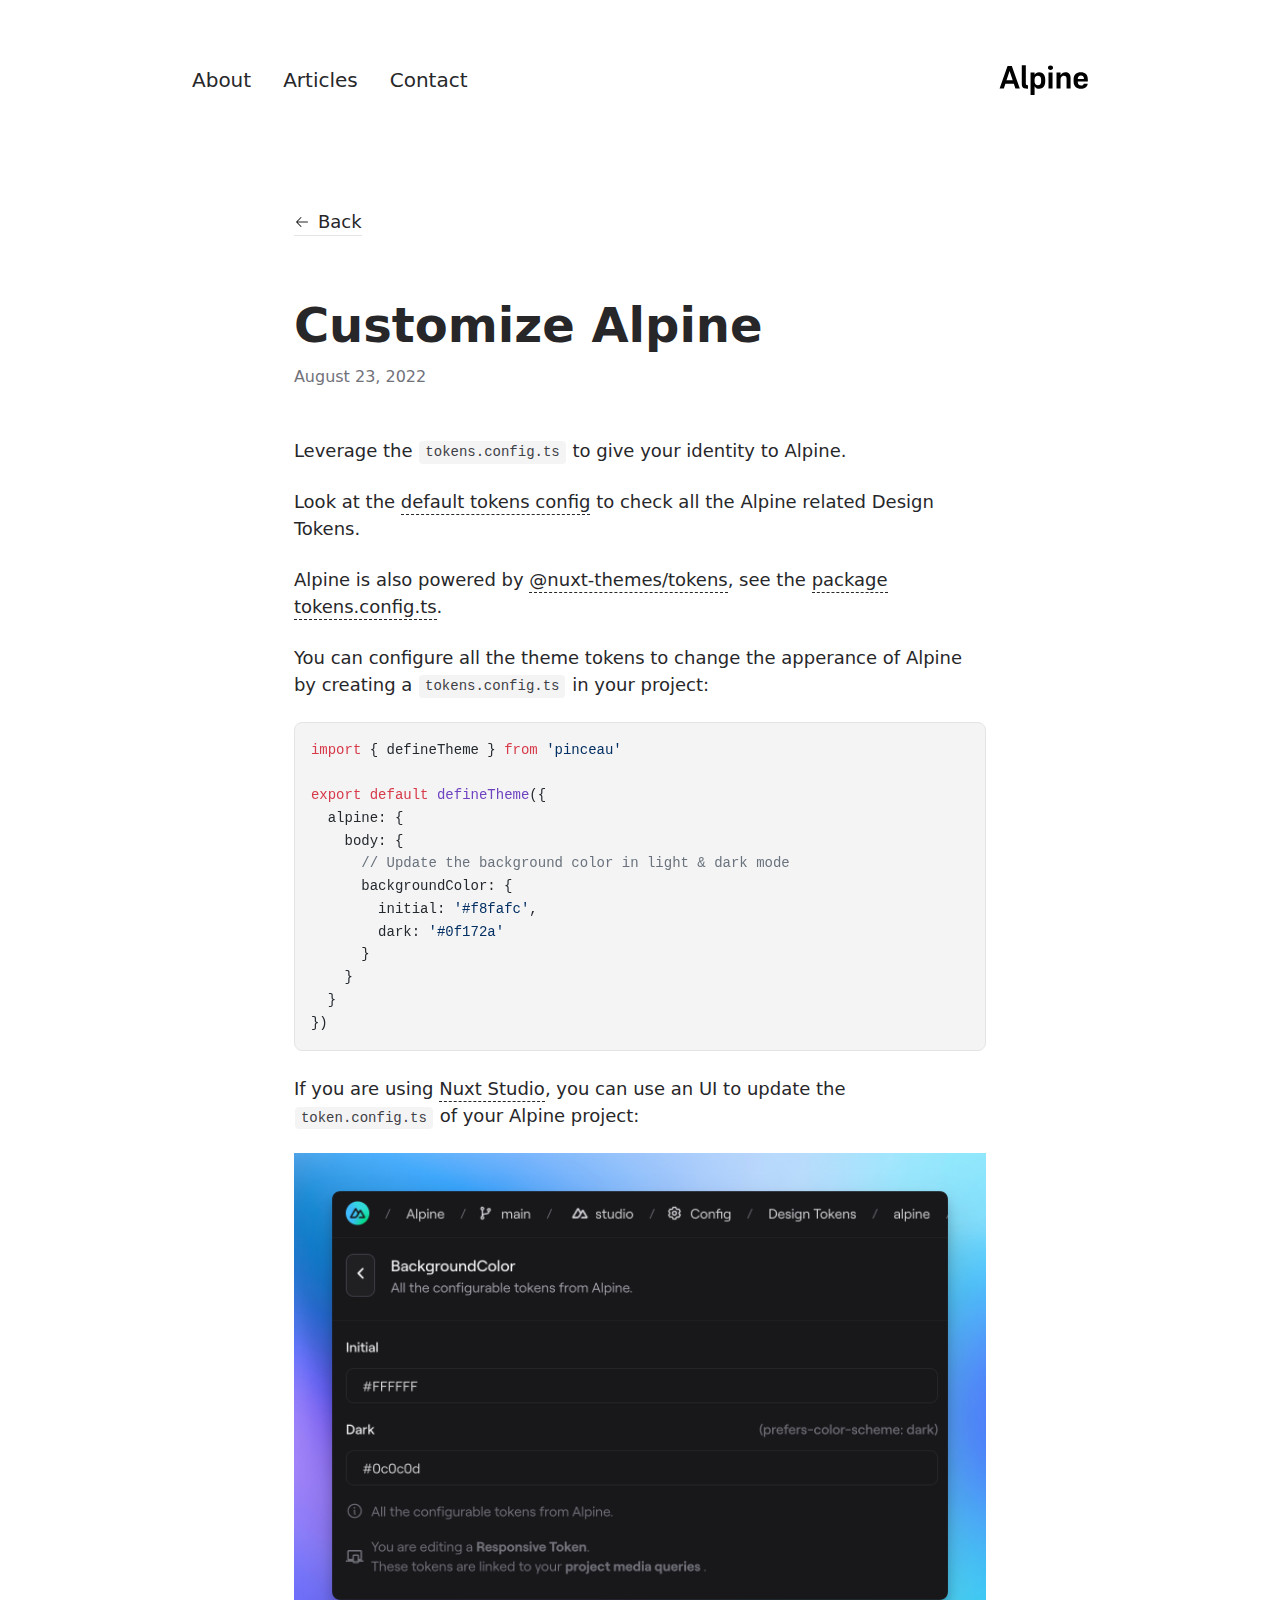
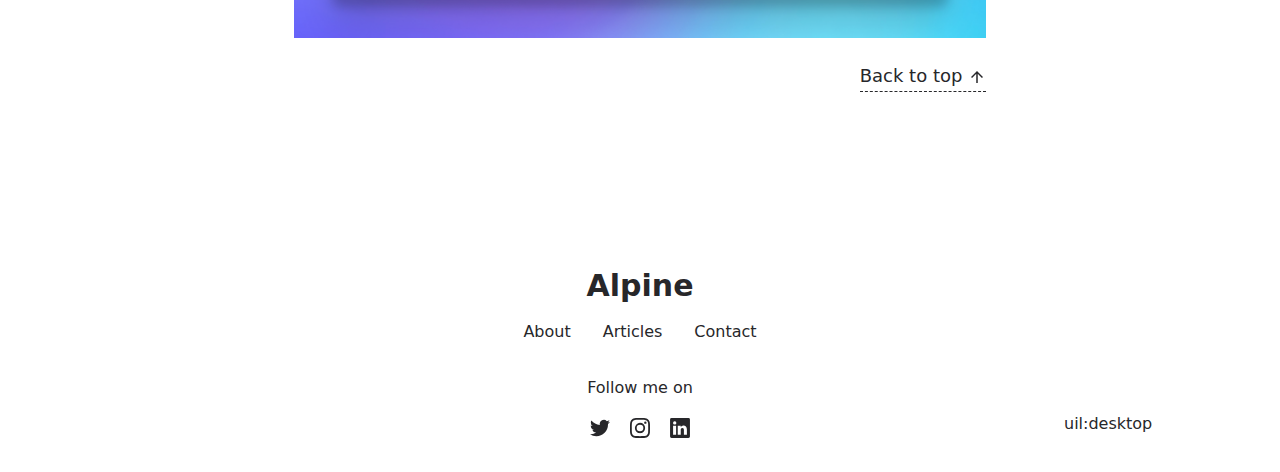
<file: articles/design-tokens/index.html>
<!DOCTYPE html>
<html  lang="en">
<head><meta charset="utf-8">
<meta name="viewport" content="width=device-width, initial-scale=1">
<title>Customize Alpine</title>
<meta name="twitter:card" content="summary_large_image">
<meta property="og:image:width" content="400">
<meta property="og:image:height" content="300">
<meta property="og:image:alt" content="An image showcasing my project.">
<meta property="og:title" content="Customize Alpine">
<meta name="description" content="Leverage the tokens.config.ts to give your identity to Alpine.">
<meta property="og:description" content="Leverage the tokens.config.ts to give your identity to Alpine.">
<meta property="og:image" content="/articles/design-tokens.webp">
<link rel="preload" as="fetch" crossorigin="anonymous" href="/articles/design-tokens/_payload.json">
<link rel="stylesheet" href="/_nuxt/entry.9d7a7a4f.css">
<link rel="stylesheet" href="/_nuxt/DocumentDrivenNotFound.f4a2ab44.css">
<link rel="stylesheet" href="/_nuxt/article.758fcc1c.css">
<link rel="stylesheet" href="/_nuxt/ProseA.1addd5de.css">
<link rel="stylesheet" href="/_nuxt/ProseH1.337dadeb.css">
<link rel="stylesheet" href="/_nuxt/ProseP.0de71350.css">
<link rel="stylesheet" href="/_nuxt/ProseCodeInline.8d104b46.css">
<link rel="stylesheet" href="/_nuxt/ProsePre.e63e49c6.css">
<link rel="stylesheet" href="/_nuxt/ProseCode.72bf46c7.css">
<link rel="stylesheet" href="/_nuxt/ProseImg.fefb7ddd.css">
<link rel="modulepreload" as="script" crossorigin href="/_nuxt/entry.7bab7b47.js">
<link rel="modulepreload" as="script" crossorigin href="/_nuxt/NuxtImg.dc6b8fa9.js">
<link rel="modulepreload" as="script" crossorigin href="/_nuxt/document-driven.dd75201e.js">
<link rel="modulepreload" as="script" crossorigin href="/_nuxt/DocumentDrivenEmpty.a6d3390a.js">
<link rel="modulepreload" as="script" crossorigin href="/_nuxt/ContentRenderer.80a444b1.js">
<link rel="modulepreload" as="script" crossorigin href="/_nuxt/ContentRendererMarkdown.vue.833b95d3.js">
<link rel="modulepreload" as="script" crossorigin href="/_nuxt/DocumentDrivenNotFound.afc99674.js">
<link rel="modulepreload" as="script" crossorigin href="/_nuxt/article.21a29a1a.js">
<link rel="modulepreload" as="script" crossorigin href="/_nuxt/ProseA.e78e5e14.js">
<link rel="modulepreload" as="script" crossorigin href="/_nuxt/date.824a539b.js">
<link rel="modulepreload" as="script" crossorigin href="/_nuxt/ContentRendererMarkdown.aa073cbf.js">
<link rel="modulepreload" as="script" crossorigin href="/_nuxt/ProseH1.22000c1c.js">
<link rel="modulepreload" as="script" crossorigin href="/_nuxt/ProseP.fb992460.js">
<link rel="modulepreload" as="script" crossorigin href="/_nuxt/ProseCodeInline.3fee4ea7.js">
<link rel="modulepreload" as="script" crossorigin href="/_nuxt/ProsePre.5a998357.js">
<link rel="modulepreload" as="script" crossorigin href="/_nuxt/ProseCode.207f3389.js">
<link rel="modulepreload" as="script" crossorigin href="/_nuxt/ProseImg.6cf7f3cb.js">
<link rel="prefetch" as="script" crossorigin href="/_nuxt/default.775b7761.js">
<link rel="prefetch" as="script" crossorigin href="/_nuxt/page.4bfcc43c.js">
<link rel="prefetch" as="script" crossorigin href="/_nuxt/client-db.09e0c037.js">
<link rel="prefetch" as="script" crossorigin href="/_nuxt/debug.f014a299.js">
<link rel="prefetch" as="style" href="/_nuxt/useStudio.f3e13c21.css">
<link rel="prefetch" as="script" crossorigin href="/_nuxt/useStudio.6dbfce4f.js">
<link rel="prefetch" as="style" href="/_nuxt/error-404.7910d5ca.css">
<link rel="prefetch" as="script" crossorigin href="/_nuxt/error-404.266d628f.js">
<link rel="prefetch" as="style" href="/_nuxt/error-500.1db01289.css">
<link rel="prefetch" as="script" crossorigin href="/_nuxt/error-500.db0f7578.js">
<script type="module" src="/_nuxt/entry.7bab7b47.js" crossorigin></script><style id="pinceau-runtime-hydratable">@media{.phy[--]{--puid:J79LX--v;}.pv-sVfIV7{max-width:var(--elements-container-maxWidth);padding-left:var(--elements-container-padding-mobile);padding-right:var(--elements-container-padding-mobile);}@media (min-width: 475px){.pv-sVfIV7{padding-left:var(--elements-container-padding-xs);padding-right:var(--elements-container-padding-xs);}}@media (min-width: 640px){.pv-sVfIV7{padding-left:var(--elements-container-padding-sm);padding-right:var(--elements-container-padding-sm);}}@media (min-width: 768px){.pv-sVfIV7{padding-left:var(--elements-container-padding-md);padding-right:var(--elements-container-padding-md);}}} </style><style id="pinceau-theme">@media { :root {--pinceau-mq: initial; --alpine-readableLine: 68ch;--alpine-backdrop-backgroundColor: #f4f4f5b3;--prose-code-inline-padding: 0.2rem 0.375rem 0.2rem 0.375rem;--prose-code-block-backdropFilter: contrast(1);--prose-code-block-border-style: solid;--prose-code-block-border-width: 1px;--prose-tbody-tr-borderBottom-style: dashed;--prose-tbody-tr-borderBottom-width: 1px;--prose-th-textAlign: inherit;--prose-thead-borderBottom-style: solid;--prose-thead-borderBottom-width: 1px;--prose-thead-border-style: solid;--prose-thead-border-width: 0px;--prose-table-textAlign: start;--prose-hr-width: 1px;--prose-hr-style: solid;--prose-li-listStylePosition: outside;--prose-ol-li-markerColor: currentColor;--prose-ol-paddingInlineStart: 21px;--prose-ol-listStyleType: decimal;--prose-ul-li-markerColor: currentColor;--prose-ul-paddingInlineStart: 21px;--prose-ul-listStyleType: disc;--prose-blockquote-border-style: solid;--prose-blockquote-border-width: 4px;--prose-blockquote-quotes: '201C' '201D' '2018' '2019';--prose-blockquote-paddingInlineStart: 24px;--prose-a-code-color-hover: currentColor;--prose-a-code-color-static: currentColor;--prose-a-hasCode-borderBottom: none;--prose-a-border-distance: 2px;--prose-a-border-color-hover: currentColor;--prose-a-border-color-static: currentColor;--prose-a-border-style-hover: solid;--prose-a-border-style-static: dashed;--prose-a-border-width: 1px;--prose-a-color-static: inherit;--prose-a-textDecoration: none;--prose-h6-margin: 3rem 0 2rem;--prose-h5-margin: 3rem 0 2rem;--prose-h4-margin: 3rem 0 2rem;--prose-h3-margin: 3rem 0 2rem;--prose-h2-margin: 3rem 0 2rem;--prose-h1-margin: 0 0 2rem;--prose-p-fontSize: 18px;--typography-lead-loose: 2;--typography-lead-relaxed: 1.625;--typography-lead-normal: 1.5;--typography-lead-snug: 1.375;--typography-lead-tight: 1.25;--typography-lead-none: 1;--typography-lead-10: 2.5rem;--typography-lead-9: 2.25rem;--typography-lead-8: 2rem;--typography-lead-7: 1.75rem;--typography-lead-6: 1.5rem;--typography-lead-5: 1.25rem;--typography-lead-4: 1rem;--typography-lead-3: .75rem;--typography-lead-2: .5rem;--typography-lead-1: .025rem;--typography-fontWeight-black: 900;--typography-fontWeight-extrabold: 800;--typography-fontWeight-bold: 700;--typography-fontWeight-semibold: 600;--typography-fontWeight-medium: 500;--typography-fontWeight-normal: 400;--typography-fontWeight-light: 300;--typography-fontWeight-extralight: 200;--typography-fontWeight-thin: 100;--typography-fontSize-9xl: 128px;--typography-fontSize-8xl: 96px;--typography-fontSize-7xl: 72px;--typography-fontSize-6xl: 60px;--typography-fontSize-5xl: 48px;--typography-fontSize-4xl: 36px;--typography-fontSize-3xl: 30px;--typography-fontSize-2xl: 24px;--typography-fontSize-xl: 20px;--typography-fontSize-lg: 18px;--typography-fontSize-base: 16px;--typography-fontSize-sm: 14px;--typography-fontSize-xs: 12px;--typography-letterSpacing-wide: 0.025em;--typography-letterSpacing-tight: -0.025em;--typography-verticalMargin-base: 24px;--typography-verticalMargin-sm: 16px;--elements-border-secondary-hover: [object Object];--elements-backdrop-background: #fffc;--elements-backdrop-filter: saturate(200%) blur(20px);--elements-container-maxWidth: 64rem;--lead-loose: 2;--lead-relaxed: 1.625;--lead-normal: 1.5;--lead-snug: 1.375;--lead-tight: 1.25;--lead-none: 1;--lead-10: 2.5rem;--lead-9: 2.25rem;--lead-8: 2rem;--lead-7: 1.75rem;--lead-6: 1.5rem;--lead-5: 1.25rem;--lead-4: 1rem;--lead-3: .75rem;--lead-2: .5rem;--lead-1: .025rem;--letterSpacing-widest: 0.1em;--letterSpacing-wider: 0.05em;--letterSpacing-wide: 0.025em;--letterSpacing-normal: 0em;--letterSpacing-tight: -0.025em;--letterSpacing-tighter: -0.05em;--fontSize-9xl: 8rem;--fontSize-8xl: 6rem;--fontSize-7xl: 4.5rem;--fontSize-6xl: 3.75rem;--fontSize-5xl: 3rem;--fontSize-4xl: 2.25rem;--fontSize-3xl: 1.875rem;--fontSize-2xl: 1.5rem;--fontSize-xl: 1.25rem;--fontSize-lg: 1.125rem;--fontSize-base: 1rem;--fontSize-sm: 0.875rem;--fontSize-xs: 0.75rem;--fontWeight-black: 900;--fontWeight-extrabold: 800;--fontWeight-bold: 700;--fontWeight-semibold: 600;--fontWeight-medium: 500;--fontWeight-normal: 400;--fontWeight-light: 300;--fontWeight-extralight: 200;--fontWeight-thin: 100;--font-mono: ui-monospace, SFMono-Regular, Menlo, Monaco, Consolas, Liberation Mono, Courier New, monospace;--font-serif: ui-serif, Georgia, Cambria, Times New Roman, Times, serif;--font-sans: ui-sans-serif, system-ui, -apple-system, BlinkMacSystemFont, Segoe UI, Roboto, Helvetica Neue, Arial, Noto Sans, sans-serif, Apple Color Emoji, Segoe UI Emoji, Segoe UI Symbol, Noto Color Emoji;--opacity-total: 1;--opacity-high: 0.8;--opacity-medium: 0.5;--opacity-soft: 0.3;--opacity-light: 0.15;--opacity-bright: 0.1;--opacity-noOpacity: 0;--borderWidth-lg: 3px;--borderWidth-md: 2px;--borderWidth-sm: 1px;--borderWidth-noBorder: 0;--space-rem-875: 0.875rem;--space-rem-625: 0.625rem;--space-rem-375: 0.375rem;--space-rem-125: 0.125rem;--space-px: 1px;--space-128: 32rem;--space-96: 24rem;--space-80: 20rem;--space-72: 18rem;--space-64: 16rem;--space-60: 15rem;--space-56: 14rem;--space-52: 13rem;--space-48: 12rem;--space-44: 11rem;--space-40: 10rem;--space-36: 9rem;--space-32: 8rem;--space-28: 7rem;--space-24: 6rem;--space-20: 5rem;--space-16: 4rem;--space-14: 3.5rem;--space-12: 3rem;--space-11: 2.75rem;--space-10: 2.5rem;--space-9: 2.25rem;--space-8: 2rem;--space-7: 1.75rem;--space-6: 1.5rem;--space-5: 1.25rem;--space-4: 1rem;--space-3: 0.75rem;--space-2: 0.5rem;--space-1: 0.25rem;--space-0: 0px;--size-full: 100%;--size-7xl: 80rem;--size-6xl: 72rem;--size-5xl: 64rem;--size-4xl: 56rem;--size-3xl: 48rem;--size-2xl: 42rem;--size-xl: 36rem;--size-lg: 32rem;--size-md: 28rem;--size-sm: 24rem;--size-xs: 20rem;--size-200: 200px;--size-104: 104px;--size-80: 80px;--size-64: 64px;--size-56: 56px;--size-48: 48px;--size-40: 40px;--size-32: 32px;--size-24: 24px;--size-20: 20px;--size-16: 16px;--size-12: 12px;--size-8: 8px;--size-6: 6px;--size-4: 4px;--size-2: 2px;--size-0: 0px;--radii-full: 9999px;--radii-3xl: 1.75rem;--radii-2xl: 1.5rem;--radii-xl: 1rem;--radii-lg: 0.75rem;--radii-md: 0.5rem;--radii-sm: 0.375rem;--radii-xs: 0.25rem;--radii-2xs: 0.125rem;--radii-none: 0px;--shadow-none: 0px 0px 0px 0px transparent;--shadow-lg: 0px 10px 15px -3px #000000, 0px 4px 6px -4px #000000;--shadow-md: 0px 4px 6px -1px #000000, 0px 2px 4px -2px #000000;--shadow-sm: 0px 1px 3px 0px #000000, 0px 1px 2px -1px #000000;--shadow-xs: 0px 1px 2px 0px #000000;--height-screen: 100vh;--width-screen: 100vw;--color-primary-900: #002e38;--color-primary-800: #005c70;--color-primary-700: #008aa9;--color-primary-600: #00b9e1;--color-primary-500: #1ad6ff;--color-primary-400: #40ddff;--color-primary-300: #66e4ff;--color-primary-200: #8deaff;--color-primary-100: #b3f1ff;--color-primary-50: #d9f8ff;--color-ruby-900: #380011;--color-ruby-800: #700021;--color-ruby-700: #a90032;--color-ruby-600: #e10043;--color-ruby-500: #ff1a5e;--color-ruby-400: #ff4079;--color-ruby-300: #ff6694;--color-ruby-200: #ff8dae;--color-ruby-100: #ffb3c9;--color-ruby-50: #ffd9e4;--color-pink-900: #380025;--color-pink-800: #70004b;--color-pink-700: #a90070;--color-pink-600: #e10095;--color-pink-500: #ff1ab2;--color-pink-400: #ff40bf;--color-pink-300: #ff66cc;--color-pink-200: #ff8dd8;--color-pink-100: #ffb3e5;--color-pink-50: #ffd9f2;--color-purple-900: #190038;--color-purple-800: #330070;--color-purple-700: #4c00a9;--color-purple-600: #6500e1;--color-purple-500: #811aff;--color-purple-400: #9640ff;--color-purple-300: #ab66ff;--color-purple-200: #c08dff;--color-purple-100: #d5b3ff;--color-purple-50: #ead9ff;--color-royalblue-900: #0b0531;--color-royalblue-800: #160a62;--color-royalblue-700: #211093;--color-royalblue-600: #2c15c4;--color-royalblue-500: #4127e8;--color-royalblue-400: #614bec;--color-royalblue-300: #806ff0;--color-royalblue-200: #a093f3;--color-royalblue-100: #c0b7f7;--color-royalblue-50: #dfdbfb;--color-indigoblue-900: #001238;--color-indigoblue-800: #002370;--color-indigoblue-700: #0035a9;--color-indigoblue-600: #0047e1;--color-indigoblue-500: #1a62ff;--color-indigoblue-400: #407cff;--color-indigoblue-300: #6696ff;--color-indigoblue-200: #8db0ff;--color-indigoblue-100: #b3cbff;--color-indigoblue-50: #d9e5ff;--color-blue-900: #002438;--color-blue-800: #004870;--color-blue-700: #006ca9;--color-blue-600: #0090e1;--color-blue-500: #1aadff;--color-blue-400: #40bbff;--color-blue-300: #66c8ff;--color-blue-200: #8dd6ff;--color-blue-100: #b3e4ff;--color-blue-50: #d9f1ff;--color-lightblue-900: #002e38;--color-lightblue-800: #005c70;--color-lightblue-700: #008aa9;--color-lightblue-600: #00b9e1;--color-lightblue-500: #1ad6ff;--color-lightblue-400: #40ddff;--color-lightblue-300: #66e4ff;--color-lightblue-200: #8deaff;--color-lightblue-100: #b3f1ff;--color-lightblue-50: #d9f8ff;--color-teal-900: #062a28;--color-teal-800: #0b544f;--color-teal-700: #117d77;--color-teal-600: #16a79e;--color-teal-500: #1cd1c6;--color-teal-400: #36e4da;--color-teal-300: #5fe9e1;--color-teal-200: #87efe9;--color-teal-100: #aff4f0;--color-teal-50: #d7faf8;--color-pear-900: #2a2b09;--color-pear-800: #545512;--color-pear-700: #7e801b;--color-pear-600: #a8aa24;--color-pear-500: #d0d32f;--color-pear-400: #d8da52;--color-pear-300: #e0e274;--color-pear-200: #e8e997;--color-pear-100: #eff0ba;--color-pear-50: #f7f8dc;--color-red-900: #380300;--color-red-800: #700700;--color-red-700: #a90a00;--color-red-600: #e10e00;--color-red-500: #ff281a;--color-red-400: #ff4c40;--color-red-300: #ff7066;--color-red-200: #ff948d;--color-red-100: #ffb7b3;--color-red-50: #ffdbd9;--color-orange-900: #381800;--color-orange-800: #702f00;--color-orange-700: #a94700;--color-orange-600: #e15e00;--color-orange-500: #ff7a1a;--color-orange-400: #ff9040;--color-orange-300: #ffa666;--color-orange-200: #ffbd8d;--color-orange-100: #ffd3b3;--color-orange-50: #ffe9d9;--color-yellow-900: #362b03;--color-yellow-800: #6d5605;--color-yellow-700: #a38108;--color-yellow-600: #daac0a;--color-yellow-500: #f5c828;--color-yellow-400: #f7d14c;--color-yellow-300: #f8da70;--color-yellow-200: #fae393;--color-yellow-100: #fcedb7;--color-yellow-50: #fdf6db;--color-green-900: #003f25;--color-green-800: #005e38;--color-green-700: #007e4a;--color-green-600: #009d5d;--color-green-500: #00bd6f;--color-green-400: #00dc82;--color-green-300: #30ffaa;--color-green-200: #83ffcc;--color-green-100: #acffdd;--color-green-50: #d6ffee;--color-gray-900: #18181B;--color-gray-800: #27272A;--color-gray-700: #3f3f46;--color-gray-600: #52525B;--color-gray-500: #71717A;--color-gray-400: #a1a1aa;--color-gray-300: #D4d4d8;--color-gray-200: #e4e4e7;--color-gray-100: #f4f4f5;--color-gray-50: #fafafa;--color-black: #0c0c0d;--color-white: #FFFFFF;--media-portrait: only screen and (orientation: portrait);--media-landscape: only screen and (orientation: landscape);--media-rm: (prefers-reduced-motion: reduce);--media-2xl: (min-width: 1536px);--media-xl: (min-width: 1280px);--media-lg: (min-width: 1024px);--media-md: (min-width: 768px);--media-sm: (min-width: 640px);--media-xs: (min-width: 475px);--alpine-body-color: var(--color-gray-800);--alpine-body-backgroundColor: var(--color-white);--prose-code-inline-fontWeight: var(--typography-fontWeight-normal);--prose-code-inline-fontSize: var(--typography-fontSize-sm);--prose-code-inline-borderRadius: var(--radii-xs);--prose-code-block-pre-padding: var(--typography-verticalMargin-sm);--prose-code-block-margin: var(--typography-verticalMargin-base) 0;--prose-code-block-fontSize: var(--typography-fontSize-sm);--prose-tbody-code-inline-fontSize: var(--typography-fontSize-sm);--prose-tbody-td-padding: var(--typography-verticalMargin-sm);--prose-th-fontWeight: var(--typography-fontWeight-semibold);--prose-th-padding: 0 var(--typography-verticalMargin-sm) var(--typography-verticalMargin-sm) var(--typography-verticalMargin-sm);--prose-table-lineHeight: var(--typography-lead-6);--prose-table-fontSize: var(--typography-fontSize-sm);--prose-table-margin: var(--typography-verticalMargin-base) 0;--prose-hr-margin: var(--typography-verticalMargin-base) 0;--prose-li-margin: var(--typography-verticalMargin-sm) 0;--prose-ol-margin: var(--typography-verticalMargin-base) 0;--prose-ul-margin: var(--typography-verticalMargin-base) 0;--prose-blockquote-margin: var(--typography-verticalMargin-base) 0;--prose-a-code-border-style: var(--prose-a-border-style-static);--prose-a-code-border-width: var(--prose-a-border-width);--prose-a-fontWeight: var(--typography-fontWeight-medium);--prose-img-margin: var(--typography-verticalMargin-base) 0;--prose-strong-fontWeight: var(--typography-fontWeight-semibold);--prose-h6-iconSize: var(--typography-fontSize-base);--prose-h6-fontWeight: var(--typography-fontWeight-semibold);--prose-h6-lineHeight: var(--typography-lead-normal);--prose-h6-fontSize: var(--typography-fontSize-lg);--prose-h5-iconSize: var(--typography-fontSize-lg);--prose-h5-fontWeight: var(--typography-fontWeight-semibold);--prose-h5-lineHeight: var(--typography-lead-snug);--prose-h5-fontSize: var(--typography-fontSize-xl);--prose-h4-iconSize: var(--typography-fontSize-lg);--prose-h4-letterSpacing: var(--typography-letterSpacing-tight);--prose-h4-fontWeight: var(--typography-fontWeight-semibold);--prose-h4-lineHeight: var(--typography-lead-snug);--prose-h4-fontSize: var(--typography-fontSize-2xl);--prose-h3-iconSize: var(--typography-fontSize-xl);--prose-h3-letterSpacing: var(--typography-letterSpacing-tight);--prose-h3-fontWeight: var(--typography-fontWeight-semibold);--prose-h3-lineHeight: var(--typography-lead-snug);--prose-h3-fontSize: var(--typography-fontSize-3xl);--prose-h2-iconSize: var(--typography-fontSize-2xl);--prose-h2-letterSpacing: var(--typography-letterSpacing-tight);--prose-h2-fontWeight: var(--typography-fontWeight-semibold);--prose-h2-lineHeight: var(--typography-lead-tight);--prose-h2-fontSize: var(--typography-fontSize-4xl);--prose-h1-iconSize: var(--typography-fontSize-3xl);--prose-h1-letterSpacing: var(--typography-letterSpacing-tight);--prose-h1-fontWeight: var(--typography-fontWeight-bold);--prose-h1-lineHeight: var(--typography-lead-tight);--prose-h1-fontSize: var(--typography-fontSize-5xl);--prose-p-br-margin: var(--typography-verticalMargin-base) 0 0 0;--prose-p-margin: var(--typography-verticalMargin-base) 0;--prose-p-lineHeight: var(--typography-lead-normal);--typography-color-primary-900: var(--color-primary-900);--typography-color-primary-800: var(--color-primary-800);--typography-color-primary-700: var(--color-primary-700);--typography-color-primary-600: var(--color-primary-600);--typography-color-primary-500: var(--color-primary-500);--typography-color-primary-400: var(--color-primary-400);--typography-color-primary-300: var(--color-primary-300);--typography-color-primary-200: var(--color-primary-200);--typography-color-primary-100: var(--color-primary-100);--typography-color-primary-50: var(--color-primary-50);--typography-font-code: var(--font-mono);--typography-font-body: var(--font-sans);--typography-font-display: var(--font-sans);--typography-body-backgroundColor: var(--color-white);--typography-body-color: var(--color-black);--elements-state-danger-borderColor-secondary: var(--color-red-200);--elements-state-danger-borderColor-primary: var(--color-red-100);--elements-state-danger-backgroundColor-secondary: var(--color-red-100);--elements-state-danger-backgroundColor-primary: var(--color-red-50);--elements-state-danger-color-secondary: var(--color-red-600);--elements-state-danger-color-primary: var(--color-red-500);--elements-state-warning-borderColor-secondary: var(--color-yellow-200);--elements-state-warning-borderColor-primary: var(--color-yellow-100);--elements-state-warning-backgroundColor-secondary: var(--color-yellow-100);--elements-state-warning-backgroundColor-primary: var(--color-yellow-50);--elements-state-warning-color-secondary: var(--color-yellow-700);--elements-state-warning-color-primary: var(--color-yellow-600);--elements-state-success-borderColor-secondary: var(--color-green-200);--elements-state-success-borderColor-primary: var(--color-green-100);--elements-state-success-backgroundColor-secondary: var(--color-green-100);--elements-state-success-backgroundColor-primary: var(--color-green-50);--elements-state-success-color-secondary: var(--color-green-600);--elements-state-success-color-primary: var(--color-green-500);--elements-state-info-borderColor-secondary: var(--color-blue-200);--elements-state-info-borderColor-primary: var(--color-blue-100);--elements-state-info-backgroundColor-secondary: var(--color-blue-100);--elements-state-info-backgroundColor-primary: var(--color-blue-50);--elements-state-info-color-secondary: var(--color-blue-600);--elements-state-info-color-primary: var(--color-blue-500);--elements-state-primary-borderColor-secondary: var(--color-primary-200);--elements-state-primary-borderColor-primary: var(--color-primary-100);--elements-state-primary-backgroundColor-secondary: var(--color-primary-100);--elements-state-primary-backgroundColor-primary: var(--color-primary-50);--elements-state-primary-color-secondary: var(--color-primary-700);--elements-state-primary-color-primary: var(--color-primary-600);--elements-surface-secondary-backgroundColor: var(--color-gray-200);--elements-surface-primary-backgroundColor: var(--color-gray-100);--elements-surface-background-base: var(--color-gray-100);--elements-border-secondary-static: var(--color-gray-200);--elements-border-primary-hover: var(--color-gray-200);--elements-border-primary-static: var(--color-gray-100);--elements-container-padding-md: var(--space-16);--elements-container-padding-sm: var(--space-12);--elements-container-padding-xs: var(--space-8);--elements-container-padding-mobile: var(--space-6);--elements-text-secondary-color-hover: var(--color-gray-700);--elements-text-secondary-color-static: var(--color-gray-500);--elements-text-primary-color-static: var(--color-gray-900);--text-6xl-lineHeight: var(--lead-none);--text-6xl-fontSize: var(--fontSize-6xl);--text-5xl-lineHeight: var(--lead-none);--text-5xl-fontSize: var(--fontSize-5xl);--text-4xl-lineHeight: var(--lead-10);--text-4xl-fontSize: var(--fontSize-4xl);--text-3xl-lineHeight: var(--lead-9);--text-3xl-fontSize: var(--fontSize-3xl);--text-2xl-lineHeight: var(--lead-8);--text-2xl-fontSize: var(--fontSize-2xl);--text-xl-lineHeight: var(--lead-7);--text-xl-fontSize: var(--fontSize-xl);--text-lg-lineHeight: var(--lead-7);--text-lg-fontSize: var(--fontSize-lg);--text-base-lineHeight: var(--lead-6);--text-base-fontSize: var(--fontSize-base);--text-sm-lineHeight: var(--lead-5);--text-sm-fontSize: var(--fontSize-sm);--text-xs-lineHeight: var(--lead-4);--text-xs-fontSize: var(--fontSize-xs);--shadow-2xl: 0px 25px 50px -12px var(--color-gray-900);--shadow-xl: 0px 20px 25px -5px var(--color-gray-400), 0px 8px 10px -6px #000000;--color-secondary-900: var(--color-gray-900);--color-secondary-800: var(--color-gray-800);--color-secondary-700: var(--color-gray-700);--color-secondary-600: var(--color-gray-600);--color-secondary-500: var(--color-gray-500);--color-secondary-400: var(--color-gray-400);--color-secondary-300: var(--color-gray-300);--color-secondary-200: var(--color-gray-200);--color-secondary-100: var(--color-gray-100);--color-secondary-50: var(--color-gray-50);--prose-a-code-background-hover: var(--typography-color-primary-50);--prose-a-code-border-color-hover: var(--typography-color-primary-500);--prose-a-color-hover: var(--typography-color-primary-500);--typography-color-secondary-900: var(--color-secondary-900);--typography-color-secondary-800: var(--color-secondary-800);--typography-color-secondary-700: var(--color-secondary-700);--typography-color-secondary-600: var(--color-secondary-600);--typography-color-secondary-500: var(--color-secondary-500);--typography-color-secondary-400: var(--color-secondary-400);--typography-color-secondary-300: var(--color-secondary-300);--typography-color-secondary-200: var(--color-secondary-200);--typography-color-secondary-100: var(--color-secondary-100);--typography-color-secondary-50: var(--color-secondary-50);--prose-code-inline-backgroundColor: var(--typography-color-secondary-100);--prose-code-inline-color: var(--typography-color-secondary-700);--prose-code-block-backgroundColor: var(--typography-color-secondary-100);--prose-code-block-color: var(--typography-color-secondary-700);--prose-code-block-border-color: var(--typography-color-secondary-200);--prose-tbody-tr-borderBottom-color: var(--typography-color-secondary-200);--prose-th-color: var(--typography-color-secondary-600);--prose-thead-borderBottom-color: var(--typography-color-secondary-200);--prose-thead-border-color: var(--typography-color-secondary-300);--prose-hr-color: var(--typography-color-secondary-200);--prose-blockquote-border-color: var(--typography-color-secondary-200);--prose-blockquote-color: var(--typography-color-secondary-500);--prose-a-code-border-color-static: var(--typography-color-secondary-400); } }@media { :root.dark {--pinceau-mq: dark; --alpine-backdrop-backgroundColor: #18181bb3;--prose-code-block-backdropFilter: contrast(1);--prose-ol-li-markerColor: currentColor;--prose-ul-li-markerColor: currentColor;--prose-a-code-color-hover: currentColor;--prose-a-code-color-static: currentColor;--prose-a-border-color-hover: currentColor;--prose-a-border-color-static: currentColor;--prose-a-color-static: inherit;--elements-backdrop-background: #0c0d0ccc;--alpine-body-color: var(--color-gray-200);--alpine-body-backgroundColor: var(--color-black);--typography-body-backgroundColor: var(--color-black);--typography-body-color: var(--color-white);--elements-state-danger-borderColor-secondary: var(--color-red-700);--elements-state-danger-borderColor-primary: var(--color-red-800);--elements-state-danger-backgroundColor-secondary: var(--color-red-800);--elements-state-danger-backgroundColor-primary: var(--color-red-900);--elements-state-danger-color-secondary: var(--color-red-200);--elements-state-danger-color-primary: var(--color-red-300);--elements-state-warning-borderColor-secondary: var(--color-yellow-700);--elements-state-warning-borderColor-primary: var(--color-yellow-800);--elements-state-warning-backgroundColor-secondary: var(--color-yellow-800);--elements-state-warning-backgroundColor-primary: var(--color-yellow-900);--elements-state-warning-color-secondary: var(--color-yellow-200);--elements-state-warning-color-primary: var(--color-yellow-400);--elements-state-success-borderColor-secondary: var(--color-green-700);--elements-state-success-borderColor-primary: var(--color-green-800);--elements-state-success-backgroundColor-secondary: var(--color-green-800);--elements-state-success-backgroundColor-primary: var(--color-green-900);--elements-state-success-color-secondary: var(--color-green-200);--elements-state-success-color-primary: var(--color-green-400);--elements-state-info-borderColor-secondary: var(--color-blue-700);--elements-state-info-borderColor-primary: var(--color-blue-800);--elements-state-info-backgroundColor-secondary: var(--color-blue-800);--elements-state-info-backgroundColor-primary: var(--color-blue-900);--elements-state-info-color-secondary: var(--color-blue-200);--elements-state-info-color-primary: var(--color-blue-400);--elements-state-primary-borderColor-secondary: var(--color-primary-700);--elements-state-primary-borderColor-primary: var(--color-primary-800);--elements-state-primary-backgroundColor-secondary: var(--color-primary-800);--elements-state-primary-backgroundColor-primary: var(--color-primary-900);--elements-state-primary-color-secondary: var(--color-primary-200);--elements-state-primary-color-primary: var(--color-primary-400);--elements-surface-secondary-backgroundColor: var(--color-gray-800);--elements-surface-primary-backgroundColor: var(--color-gray-900);--elements-surface-background-base: var(--color-gray-900);--elements-border-secondary-static: var(--color-gray-800);--elements-border-primary-hover: var(--color-gray-800);--elements-border-primary-static: var(--color-gray-900);--elements-text-secondary-color-hover: var(--color-gray-200);--elements-text-secondary-color-static: var(--color-gray-400);--elements-text-primary-color-static: var(--color-gray-50);--prose-a-code-background-hover: var(--typography-color-primary-900);--prose-a-code-border-color-hover: var(--typography-color-primary-600);--prose-a-color-hover: var(--typography-color-primary-400);--prose-code-inline-backgroundColor: var(--typography-color-secondary-800);--prose-code-inline-color: var(--typography-color-secondary-200);--prose-code-block-backgroundColor: var(--typography-color-secondary-900);--prose-code-block-color: var(--typography-color-secondary-200);--prose-code-block-border-color: var(--typography-color-secondary-800);--prose-tbody-tr-borderBottom-color: var(--typography-color-secondary-800);--prose-th-color: var(--typography-color-secondary-400);--prose-thead-borderBottom-color: var(--typography-color-secondary-800);--prose-thead-border-color: var(--typography-color-secondary-600);--prose-hr-color: var(--typography-color-secondary-800);--prose-blockquote-border-color: var(--typography-color-secondary-700);--prose-blockquote-color: var(--typography-color-secondary-400);--prose-a-code-border-color-static: var(--typography-color-secondary-600); } }</style><script>"use strict";(()=>{const a=window,e=document.documentElement,m=["dark","light"],c=window&&window.localStorage&&window.localStorage.getItem&&window.localStorage.getItem("nuxt-color-mode")||"system";let n=c==="system"?d():c;const l=e.getAttribute("data-color-mode-forced");l&&(n=l),i(n),a["__NUXT_COLOR_MODE__"]={preference:c,value:n,getColorScheme:d,addColorScheme:i,removeColorScheme:f};function i(o){const t=""+o+"",s="";e.classList?e.classList.add(t):e.className+=" "+t,s&&e.setAttribute("data-"+s,o)}function f(o){const t=""+o+"",s="";e.classList?e.classList.remove(t):e.className=e.className.replace(new RegExp(t,"g"),""),s&&e.removeAttribute("data-"+s)}function r(o){return a.matchMedia("(prefers-color-scheme"+o+")")}function d(){if(a.matchMedia&&r("").media!=="not all"){for(const o of m)if(r(":"+o).matches)return o}return"light"}})();
</script></head>
<body ><div id="__nuxt"><div class="container pv-sVfIV7 pc-J79LX- app-layout" data-v-ef8a7aba data-v-4f31ff05><!--[--><div class="nuxt-progress" style="width:0%;height:3px;opacity:0;background-size:Infinity% auto;" data-v-ef8a7aba></div><header class="right" data-v-ef8a7aba data-v-931ee485><div class="menu" data-v-931ee485><button aria-label="Navigation Menu" data-v-931ee485><svg width="24" height="24" viewBox="0 0 68 68" fill="currentColor" xmlns="http://www.w3.org/2000/svg" data-v-931ee485><path d="M8 34C8 32.1362 8 31.2044 8.30448 30.4693C8.71046 29.4892 9.48915 28.7105 10.4693 28.3045C11.2044 28 12.1362 28 14 28C15.8638 28 16.7956 28 17.5307 28.3045C18.5108 28.7105 19.2895 29.4892 19.6955 30.4693C20 31.2044 20 32.1362 20 34C20 35.8638 20 36.7956 19.6955 37.5307C19.2895 38.5108 18.5108 39.2895 17.5307 39.6955C16.7956 40 15.8638 40 14 40C12.1362 40 11.2044 40 10.4693 39.6955C9.48915 39.2895 8.71046 38.5108 8.30448 37.5307C8 36.7956 8 35.8638 8 34Z" data-v-931ee485></path><path d="M28 34C28 32.1362 28 31.2044 28.3045 30.4693C28.7105 29.4892 29.4892 28.7105 30.4693 28.3045C31.2044 28 32.1362 28 34 28C35.8638 28 36.7956 28 37.5307 28.3045C38.5108 28.7105 39.2895 29.4892 39.6955 30.4693C40 31.2044 40 32.1362 40 34C40 35.8638 40 36.7956 39.6955 37.5307C39.2895 38.5108 38.5108 39.2895 37.5307 39.6955C36.7956 40 35.8638 40 34 40C32.1362 40 31.2044 40 30.4693 39.6955C29.4892 39.2895 28.7105 38.5108 28.3045 37.5307C28 36.7956 28 35.8638 28 34Z" data-v-931ee485></path><path d="M48 34C48 32.1362 48 31.2044 48.3045 30.4693C48.7105 29.4892 49.4892 28.7105 50.4693 28.3045C51.2044 28 52.1362 28 54 28C55.8638 28 56.7956 28 57.5307 28.3045C58.5108 28.7105 59.2895 29.4892 59.6955 30.4693C60 31.2044 60 32.1362 60 34C60 35.8638 60 36.7956 59.6955 37.5307C59.2895 38.5108 58.5108 39.2895 57.5307 39.6955C56.7956 40 55.8638 40 54 40C52.1362 40 51.2044 40 50.4693 39.6955C49.4892 39.2895 48.7105 38.5108 48.3045 37.5307C48 36.7956 48 35.8638 48 34Z" data-v-931ee485></path></svg></button></div><div class="overlay" data-v-931ee485><nav data-v-931ee485 data-v-86e3b5ad><ul data-v-86e3b5ad><!--[--><li data-v-86e3b5ad><a href="/" class="" data-v-86e3b5ad><span class="underline-fx" data-v-86e3b5ad></span> About</a></li><li data-v-86e3b5ad><a href="/articles" class="" data-v-86e3b5ad><span class="underline-fx" data-v-86e3b5ad></span> Articles</a></li><li data-v-86e3b5ad><a href="/contact" class="" data-v-86e3b5ad><span class="underline-fx" data-v-86e3b5ad></span> Contact</a></li><!--]--></ul></nav></div><div class="logo" data-v-931ee485><a href="/" class="" data-v-931ee485><img src="/logo-dark.svg" class="dark-img" alt="alpine" width="89" height="31" data-v-931ee485><img src="/logo.svg" class="light-img" alt="alpine" width="89" height="31" data-v-931ee485></a></div><div class="main-nav" data-v-931ee485><nav data-v-931ee485 data-v-86e3b5ad><ul data-v-86e3b5ad><!--[--><li data-v-86e3b5ad><a href="/" class="" data-v-86e3b5ad><span class="underline-fx" data-v-86e3b5ad></span> About</a></li><li data-v-86e3b5ad><a href="/articles" class="" data-v-86e3b5ad><span class="underline-fx" data-v-86e3b5ad></span> Articles</a></li><li data-v-86e3b5ad><a href="/contact" class="" data-v-86e3b5ad><span class="underline-fx" data-v-86e3b5ad></span> Contact</a></li><!--]--></ul></nav></div></header><!--[--><div class="document-driven-page"><article data-v-851c092b><a href="/articles" class="back" data-v-851c092b><svg xmlns="http://www.w3.org/2000/svg" xmlns:xlink="http://www.w3.org/1999/xlink" aria-hidden="true" role="img" class="icon" data-v-851c092b style="" width="1em" height="1em" viewBox="0 0 256 256" data-v-10a93562><path fill="currentColor" d="M224 128a8 8 0 0 1-8 8H59.31l58.35 58.34a8 8 0 0 1-11.32 11.32l-72-72a8 8 0 0 1 0-11.32l72-72a8 8 0 0 1 11.32 11.32L59.31 120H216a8 8 0 0 1 8 8"/></svg><span data-v-851c092b> Back </span></a><header data-v-851c092b><h1 class="title" data-v-851c092b>Customize Alpine</h1><time datetime="2022-08-23T00:00:00.000Z" data-v-851c092b>August 23, 2022</time></header><div class="prose" data-v-851c092b><!--[--><div><h1 id="customize-alpine" data-v-4a276db3><a aria-current="page" href="/articles/design-tokens#customize-alpine" class="router-link-active router-link-exact-active" data-v-4a276db3><!--[-->Customize Alpine<!--]--><!----></a></h1><p data-v-20eb8ea1><!--[-->Leverage the <code class="" data-v-f6884dac><!--[-->tokens.config.ts<!--]--></code> to give your identity to Alpine.<!--]--></p><p data-v-20eb8ea1><!--[-->Look at the <a href="https://github.com/nuxt-themes/alpine/blob/main/tokens.config.ts" rel="nofollow" data-v-1b2cc3df><!--[-->default tokens config<!--]--></a> to check all the Alpine related Design Tokens.<!--]--></p><p data-v-20eb8ea1><!--[-->Alpine is also powered by <a href="https://www.npmjs.com/package/@nuxt-themes/tokens" rel="nofollow" data-v-1b2cc3df><!--[-->@nuxt-themes/tokens<!--]--></a>, see the <a href="https://unpkg.com/@nuxt-themes/tokens@latest/dist/tokens.config.ts" rel="nofollow" data-v-1b2cc3df><!--[-->package tokens.config.ts<!--]--></a>.<!--]--></p><p data-v-20eb8ea1><!--[-->You can configure all the theme tokens to change the apperance of Alpine by creating a <code class="" data-v-f6884dac><!--[-->tokens.config.ts<!--]--></code> in your project:<!--]--></p><div class="highlight-ts prose-code" meta data-v-d693162a><!----><!--[--><pre class="language-ts shiki shiki-themes github-light github-dark" style=""><!--[--><code><span class="line" line="1"><span style="--shiki-default:#D73A49;--shiki-dark:#F97583">import</span><span style="--shiki-default:#24292E;--shiki-dark:#E1E4E8"> { defineTheme } </span><span style="--shiki-default:#D73A49;--shiki-dark:#F97583">from</span><span style="--shiki-default:#032F62;--shiki-dark:#9ECBFF"> &#39;pinceau&#39;
</span></span><span class="line" line="2"><span emptylineplaceholder="true">
</span></span><span class="line" line="3"><span style="--shiki-default:#D73A49;--shiki-dark:#F97583">export</span><span style="--shiki-default:#D73A49;--shiki-dark:#F97583"> default</span><span style="--shiki-default:#6F42C1;--shiki-dark:#B392F0"> defineTheme</span><span style="--shiki-default:#24292E;--shiki-dark:#E1E4E8">({
</span></span><span class="line" line="4"><span style="--shiki-default:#24292E;--shiki-dark:#E1E4E8">  alpine: {
</span></span><span class="line" line="5"><span style="--shiki-default:#24292E;--shiki-dark:#E1E4E8">    body: {
</span></span><span class="line" line="6"><span style="--shiki-default:#6A737D;--shiki-dark:#6A737D">      // Update the background color in light &amp; dark mode
</span></span><span class="line" line="7"><span style="--shiki-default:#24292E;--shiki-dark:#E1E4E8">      backgroundColor: {
</span></span><span class="line" line="8"><span style="--shiki-default:#24292E;--shiki-dark:#E1E4E8">        initial: </span><span style="--shiki-default:#032F62;--shiki-dark:#9ECBFF">&#39;#f8fafc&#39;</span><span style="--shiki-default:#24292E;--shiki-dark:#E1E4E8">,
</span></span><span class="line" line="9"><span style="--shiki-default:#24292E;--shiki-dark:#E1E4E8">        dark: </span><span style="--shiki-default:#032F62;--shiki-dark:#9ECBFF">&#39;#0f172a&#39;
</span></span><span class="line" line="10"><span style="--shiki-default:#24292E;--shiki-dark:#E1E4E8">      }
</span></span><span class="line" line="11"><span style="--shiki-default:#24292E;--shiki-dark:#E1E4E8">    }
</span></span><span class="line" line="12"><span style="--shiki-default:#24292E;--shiki-dark:#E1E4E8">  }
</span></span><span class="line" line="13"><span style="--shiki-default:#24292E;--shiki-dark:#E1E4E8">})
</span></span></code><!--]--></pre><!--]--><button class="copy-button" data-v-d693162a data-v-aad953d6><span class="sr-only" data-v-aad953d6>Copy to clipboard</span><span class="icon-wrapper" data-v-aad953d6><svg xmlns="http://www.w3.org/2000/svg" xmlns:xlink="http://www.w3.org/1999/xlink" aria-hidden="true" role="img" class="icon" data-v-aad953d6 style="" width="18px" height="18px" viewBox="0 0 256 256" data-v-10a93562><path fill="currentColor" d="M216 32H88a8 8 0 0 0-8 8v40H40a8 8 0 0 0-8 8v128a8 8 0 0 0 8 8h128a8 8 0 0 0 8-8v-40h40a8 8 0 0 0 8-8V40a8 8 0 0 0-8-8m-56 176H48V96h112Zm48-48h-32V88a8 8 0 0 0-8-8H96V48h112Z"/></svg></span></button></div><p data-v-20eb8ea1><!--[-->If you are using <a href="https://nuxt.studio" rel="nofollow" data-v-1b2cc3df><!--[-->Nuxt Studio<!--]--></a>, you can use an UI to update the <code class="" data-v-f6884dac><!--[-->token.config.ts<!--]--></code> of your Alpine project:<!--]--></p><p data-v-20eb8ea1><!--[--><a href="https://nuxt.studio" rel="nofollow" data-v-1b2cc3df><!--[--><img src="/design-tokens-studio.png" alt="design-tokens-studio.png" data-v-a63fa7f8><!--]--></a><!--]--></p><style>html.dark .shiki span {color: var(--shiki-dark);background: var(--shiki-dark-bg);font-style: var(--shiki-dark-font-style);font-weight: var(--shiki-dark-font-weight);text-decoration: var(--shiki-dark-text-decoration);}html .shiki span {color: var(--shiki-default);background: var(--shiki-default-bg);font-style: var(--shiki-default-font-style);font-weight: var(--shiki-default-font-weight);text-decoration: var(--shiki-default-text-decoration);}html .default .shiki span {color: var(--shiki-default);background: var(--shiki-default-bg);font-style: var(--shiki-default-font-style);font-weight: var(--shiki-default-font-weight);text-decoration: var(--shiki-default-text-decoration);}html .dark .shiki span {color: var(--shiki-dark);background: var(--shiki-dark-bg);font-style: var(--shiki-dark-font-style);font-weight: var(--shiki-dark-font-weight);text-decoration: var(--shiki-dark-text-decoration);}</style></div><!--]--><div class="back-to-top" data-v-851c092b><a data-v-851c092b data-v-1b2cc3df><!--[-->Back to top <svg xmlns="http://www.w3.org/2000/svg" xmlns:xlink="http://www.w3.org/1999/xlink" aria-hidden="true" role="img" class="icon" data-v-851c092b style="" width="1em" height="1em" viewBox="0 0 24 24" data-v-10a93562><path fill="currentColor" d="M11 20V7.825l-5.6 5.6L4 12l8-8l8 8l-1.4 1.425l-5.6-5.6V20z"/></svg><!--]--></a></div></div></article></div><!--]--><footer class="center" data-v-ef8a7aba data-v-1045c1f9><a href="https://www.github.com/nuxt-themes/alpine" rel="noopener noreferrer" class="credits" data-v-1045c1f9>Alpine</a><div class="navigation" data-v-1045c1f9><nav data-v-1045c1f9 data-v-86e3b5ad><ul data-v-86e3b5ad><!--[--><li data-v-86e3b5ad><a href="/" class="" data-v-86e3b5ad><span class="underline-fx" data-v-86e3b5ad></span> About</a></li><li data-v-86e3b5ad><a href="/articles" class="" data-v-86e3b5ad><span class="underline-fx" data-v-86e3b5ad></span> Articles</a></li><li data-v-86e3b5ad><a href="/contact" class="" data-v-86e3b5ad><span class="underline-fx" data-v-86e3b5ad></span> Contact</a></li><!--]--></ul></nav></div><p class="message" data-v-1045c1f9>Follow me on</p><div class="icons" data-v-1045c1f9><div class="social" data-v-1045c1f9><!--[--><a href="https://twitter.com/nuxtlabs" rel="noopener noreferrer" target="_blank" title="nuxtlabs" aria-label="nuxtlabs" data-v-ae2aac46><svg xmlns="http://www.w3.org/2000/svg" xmlns:xlink="http://www.w3.org/1999/xlink" aria-hidden="true" role="img" class="icon" data-v-ae2aac46 style="" width="1em" height="1em" viewBox="0 0 24 24" data-v-10a93562><path fill="currentColor" d="M22 5.8a8.49 8.49 0 0 1-2.36.64a4.13 4.13 0 0 0 1.81-2.27a8.21 8.21 0 0 1-2.61 1a4.1 4.1 0 0 0-7 3.74a11.64 11.64 0 0 1-8.45-4.29a4.16 4.16 0 0 0-.55 2.07a4.09 4.09 0 0 0 1.82 3.41a4.05 4.05 0 0 1-1.86-.51v.05a4.1 4.1 0 0 0 3.3 4a3.93 3.93 0 0 1-1.1.17a4.9 4.9 0 0 1-.77-.07a4.11 4.11 0 0 0 3.83 2.84A8.22 8.22 0 0 1 3 18.34a7.93 7.93 0 0 1-1-.06a11.57 11.57 0 0 0 6.29 1.85A11.59 11.59 0 0 0 20 8.45v-.53a8.43 8.43 0 0 0 2-2.12"/></svg></a><a href="https://instagram.com/atinuxt" rel="noopener noreferrer" target="_blank" title="atinuxt" aria-label="atinuxt" data-v-ae2aac46><svg xmlns="http://www.w3.org/2000/svg" xmlns:xlink="http://www.w3.org/1999/xlink" aria-hidden="true" role="img" class="icon" data-v-ae2aac46 style="" width="1em" height="1em" viewBox="0 0 24 24" data-v-10a93562><path fill="currentColor" d="M17.34 5.46a1.2 1.2 0 1 0 1.2 1.2a1.2 1.2 0 0 0-1.2-1.2m4.6 2.42a7.59 7.59 0 0 0-.46-2.43a4.94 4.94 0 0 0-1.16-1.77a4.7 4.7 0 0 0-1.77-1.15a7.3 7.3 0 0 0-2.43-.47C15.06 2 14.72 2 12 2s-3.06 0-4.12.06a7.3 7.3 0 0 0-2.43.47a4.78 4.78 0 0 0-1.77 1.15a4.7 4.7 0 0 0-1.15 1.77a7.3 7.3 0 0 0-.47 2.43C2 8.94 2 9.28 2 12s0 3.06.06 4.12a7.3 7.3 0 0 0 .47 2.43a4.7 4.7 0 0 0 1.15 1.77a4.78 4.78 0 0 0 1.77 1.15a7.3 7.3 0 0 0 2.43.47C8.94 22 9.28 22 12 22s3.06 0 4.12-.06a7.3 7.3 0 0 0 2.43-.47a4.7 4.7 0 0 0 1.77-1.15a4.85 4.85 0 0 0 1.16-1.77a7.59 7.59 0 0 0 .46-2.43c0-1.06.06-1.4.06-4.12s0-3.06-.06-4.12M20.14 16a5.61 5.61 0 0 1-.34 1.86a3.06 3.06 0 0 1-.75 1.15a3.19 3.19 0 0 1-1.15.75a5.61 5.61 0 0 1-1.86.34c-1 .05-1.37.06-4 .06s-3 0-4-.06a5.73 5.73 0 0 1-1.94-.3a3.27 3.27 0 0 1-1.1-.75a3 3 0 0 1-.74-1.15a5.54 5.54 0 0 1-.4-1.9c0-1-.06-1.37-.06-4s0-3 .06-4a5.54 5.54 0 0 1 .35-1.9A3 3 0 0 1 5 5a3.14 3.14 0 0 1 1.1-.8A5.73 5.73 0 0 1 8 3.86c1 0 1.37-.06 4-.06s3 0 4 .06a5.61 5.61 0 0 1 1.86.34a3.06 3.06 0 0 1 1.19.8a3.06 3.06 0 0 1 .75 1.1a5.61 5.61 0 0 1 .34 1.9c.05 1 .06 1.37.06 4s-.01 3-.06 4M12 6.87A5.13 5.13 0 1 0 17.14 12A5.12 5.12 0 0 0 12 6.87m0 8.46A3.33 3.33 0 1 1 15.33 12A3.33 3.33 0 0 1 12 15.33"/></svg></a><a href="https://www.linkedin.com/company/nuxtlabs" rel="noopener noreferrer" target="_blank" title="LinkedIn" aria-label="LinkedIn" data-v-ae2aac46><svg xmlns="http://www.w3.org/2000/svg" xmlns:xlink="http://www.w3.org/1999/xlink" aria-hidden="true" role="img" class="icon" data-v-ae2aac46 style="" width="1em" height="1em" viewBox="0 0 24 24" data-v-10a93562><path fill="currentColor" d="M20.47 2H3.53a1.45 1.45 0 0 0-1.47 1.43v17.14A1.45 1.45 0 0 0 3.53 22h16.94a1.45 1.45 0 0 0 1.47-1.43V3.43A1.45 1.45 0 0 0 20.47 2M8.09 18.74h-3v-9h3ZM6.59 8.48a1.56 1.56 0 1 1 0-3.12a1.57 1.57 0 1 1 0 3.12m12.32 10.26h-3v-4.83c0-1.21-.43-2-1.52-2A1.65 1.65 0 0 0 12.85 13a2 2 0 0 0-.1.73v5h-3v-9h3V11a3 3 0 0 1 2.71-1.5c2 0 3.45 1.29 3.45 4.06Z"/></svg></a><!--]--></div><div class="color-mode-switch" data-v-1045c1f9><button aria-label="Color Mode" data-v-1045c1f9 data-v-e82d6a85><span data-v-e82d6a85></span></button></div></div></footer><!--]--></div></div><script type="application/json" id="__NUXT_DATA__" data-ssr="true" data-src="/articles/design-tokens/_payload.json">[{"state":1,"_errors":376,"serverRendered":136,"path":7,"prerenderedAt":378},["Reactive",2],{"$sdd-pages":3,"$sdd-surrounds":318,"$sdd-globals":334,"$scolor-mode":336,"$sdd-navigation":338,"$sicons":360},["ShallowRef",4],["ShallowReactive",5],{"/articles/design-tokens":6},{"_path":7,"_dir":8,"_draft":9,"_partial":9,"_locale":10,"title":11,"description":12,"cover":13,"date":14,"layout":15,"body":16,"_type":313,"_id":314,"_source":315,"_file":316,"_extension":317},"/articles/design-tokens","articles",false,"","Customize Alpine","Leverage the tokens.config.ts to give your identity to Alpine.","/articles/design-tokens.webp","2022-08-23T00:00:00.000Z","article",{"type":17,"children":18,"toc":311},"root",[19,27,41,57,80,91,271,292,305],{"type":20,"tag":21,"props":22,"children":24},"element","h1",{"id":23},"customize-alpine",[25],{"type":26,"value":11},"text",{"type":20,"tag":28,"props":29,"children":30},"p",{},[31,33,39],{"type":26,"value":32},"Leverage the ",{"type":20,"tag":34,"props":35,"children":36},"code",{"className":10},[37],{"type":26,"value":38},"tokens.config.ts",{"type":26,"value":40}," to give your identity to Alpine.",{"type":20,"tag":28,"props":42,"children":43},{},[44,46,55],{"type":26,"value":45},"Look at the ",{"type":20,"tag":47,"props":48,"children":52},"a",{"href":49,"rel":50},"https://github.com/nuxt-themes/alpine/blob/main/tokens.config.ts",[51],"nofollow",[53],{"type":26,"value":54},"default tokens config",{"type":26,"value":56}," to check all the Alpine related Design Tokens.",{"type":20,"tag":28,"props":58,"children":59},{},[60,62,69,71,78],{"type":26,"value":61},"Alpine is also powered by ",{"type":20,"tag":47,"props":63,"children":66},{"href":64,"rel":65},"https://www.npmjs.com/package/@nuxt-themes/tokens",[51],[67],{"type":26,"value":68},"@nuxt-themes/tokens",{"type":26,"value":70},", see the ",{"type":20,"tag":47,"props":72,"children":75},{"href":73,"rel":74},"https://unpkg.com/@nuxt-themes/tokens@latest/dist/tokens.config.ts",[51],[76],{"type":26,"value":77},"package tokens.config.ts",{"type":26,"value":79},".",{"type":20,"tag":28,"props":81,"children":82},{},[83,85,89],{"type":26,"value":84},"You can configure all the theme tokens to change the apperance of Alpine by creating a ",{"type":20,"tag":34,"props":86,"children":87},{"className":10},[88],{"type":26,"value":38},{"type":26,"value":90}," in your project:",{"type":20,"tag":92,"props":93,"children":97},"pre",{"className":94,"code":95,"language":96,"meta":10,"style":10},"language-ts shiki shiki-themes github-light github-dark","import { defineTheme } from 'pinceau'\n\nexport default defineTheme({\n  alpine: {\n    body: {\n      // Update the background color in light & dark mode\n      backgroundColor: {\n        initial: '#f8fafc',\n        dark: '#0f172a'\n      }\n    }\n  }\n})\n","ts",[98],{"type":20,"tag":34,"props":99,"children":100},{"__ignoreMap":10},[101,130,140,165,174,183,193,202,221,235,244,253,262],{"type":20,"tag":102,"props":103,"children":106},"span",{"class":104,"line":105},"line",1,[107,113,119,124],{"type":20,"tag":102,"props":108,"children":110},{"style":109},"--shiki-default:#D73A49;--shiki-dark:#F97583",[111],{"type":26,"value":112},"import",{"type":20,"tag":102,"props":114,"children":116},{"style":115},"--shiki-default:#24292E;--shiki-dark:#E1E4E8",[117],{"type":26,"value":118}," { defineTheme } ",{"type":20,"tag":102,"props":120,"children":121},{"style":109},[122],{"type":26,"value":123},"from",{"type":20,"tag":102,"props":125,"children":127},{"style":126},"--shiki-default:#032F62;--shiki-dark:#9ECBFF",[128],{"type":26,"value":129}," 'pinceau'\n",{"type":20,"tag":102,"props":131,"children":133},{"class":104,"line":132},2,[134],{"type":20,"tag":102,"props":135,"children":137},{"emptyLinePlaceholder":136},true,[138],{"type":26,"value":139},"\n",{"type":20,"tag":102,"props":141,"children":143},{"class":104,"line":142},3,[144,149,154,160],{"type":20,"tag":102,"props":145,"children":146},{"style":109},[147],{"type":26,"value":148},"export",{"type":20,"tag":102,"props":150,"children":151},{"style":109},[152],{"type":26,"value":153}," default",{"type":20,"tag":102,"props":155,"children":157},{"style":156},"--shiki-default:#6F42C1;--shiki-dark:#B392F0",[158],{"type":26,"value":159}," defineTheme",{"type":20,"tag":102,"props":161,"children":162},{"style":115},[163],{"type":26,"value":164},"({\n",{"type":20,"tag":102,"props":166,"children":168},{"class":104,"line":167},4,[169],{"type":20,"tag":102,"props":170,"children":171},{"style":115},[172],{"type":26,"value":173},"  alpine: {\n",{"type":20,"tag":102,"props":175,"children":177},{"class":104,"line":176},5,[178],{"type":20,"tag":102,"props":179,"children":180},{"style":115},[181],{"type":26,"value":182},"    body: {\n",{"type":20,"tag":102,"props":184,"children":186},{"class":104,"line":185},6,[187],{"type":20,"tag":102,"props":188,"children":190},{"style":189},"--shiki-default:#6A737D;--shiki-dark:#6A737D",[191],{"type":26,"value":192},"      // Update the background color in light & dark mode\n",{"type":20,"tag":102,"props":194,"children":196},{"class":104,"line":195},7,[197],{"type":20,"tag":102,"props":198,"children":199},{"style":115},[200],{"type":26,"value":201},"      backgroundColor: {\n",{"type":20,"tag":102,"props":203,"children":205},{"class":104,"line":204},8,[206,211,216],{"type":20,"tag":102,"props":207,"children":208},{"style":115},[209],{"type":26,"value":210},"        initial: ",{"type":20,"tag":102,"props":212,"children":213},{"style":126},[214],{"type":26,"value":215},"'#f8fafc'",{"type":20,"tag":102,"props":217,"children":218},{"style":115},[219],{"type":26,"value":220},",\n",{"type":20,"tag":102,"props":222,"children":224},{"class":104,"line":223},9,[225,230],{"type":20,"tag":102,"props":226,"children":227},{"style":115},[228],{"type":26,"value":229},"        dark: ",{"type":20,"tag":102,"props":231,"children":232},{"style":126},[233],{"type":26,"value":234},"'#0f172a'\n",{"type":20,"tag":102,"props":236,"children":238},{"class":104,"line":237},10,[239],{"type":20,"tag":102,"props":240,"children":241},{"style":115},[242],{"type":26,"value":243},"      }\n",{"type":20,"tag":102,"props":245,"children":247},{"class":104,"line":246},11,[248],{"type":20,"tag":102,"props":249,"children":250},{"style":115},[251],{"type":26,"value":252},"    }\n",{"type":20,"tag":102,"props":254,"children":256},{"class":104,"line":255},12,[257],{"type":20,"tag":102,"props":258,"children":259},{"style":115},[260],{"type":26,"value":261},"  }\n",{"type":20,"tag":102,"props":263,"children":265},{"class":104,"line":264},13,[266],{"type":20,"tag":102,"props":267,"children":268},{"style":115},[269],{"type":26,"value":270},"})\n",{"type":20,"tag":28,"props":272,"children":273},{},[274,276,283,285,290],{"type":26,"value":275},"If you are using ",{"type":20,"tag":47,"props":277,"children":280},{"href":278,"rel":279},"https://nuxt.studio",[51],[281],{"type":26,"value":282},"Nuxt Studio",{"type":26,"value":284},", you can use an UI to update the ",{"type":20,"tag":34,"props":286,"children":287},{"className":10},[288],{"type":26,"value":289},"token.config.ts",{"type":26,"value":291}," of your Alpine project:",{"type":20,"tag":28,"props":293,"children":294},{},[295],{"type":20,"tag":47,"props":296,"children":298},{"href":278,"rel":297},[51],[299],{"type":20,"tag":300,"props":301,"children":304},"img",{"alt":302,"src":303},"design-tokens-studio.png","/design-tokens-studio.png",[],{"type":20,"tag":306,"props":307,"children":308},"style",{},[309],{"type":26,"value":310},"html.dark .shiki span {color: var(--shiki-dark);background: var(--shiki-dark-bg);font-style: var(--shiki-dark-font-style);font-weight: var(--shiki-dark-font-weight);text-decoration: var(--shiki-dark-text-decoration);}html .shiki span {color: var(--shiki-default);background: var(--shiki-default-bg);font-style: var(--shiki-default-font-style);font-weight: var(--shiki-default-font-weight);text-decoration: var(--shiki-default-text-decoration);}html .default .shiki span {color: var(--shiki-default);background: var(--shiki-default-bg);font-style: var(--shiki-default-font-style);font-weight: var(--shiki-default-font-weight);text-decoration: var(--shiki-default-text-decoration);}html .dark .shiki span {color: var(--shiki-dark);background: var(--shiki-dark-bg);font-style: var(--shiki-dark-font-style);font-weight: var(--shiki-dark-font-weight);text-decoration: var(--shiki-dark-text-decoration);}",{"title":10,"searchDepth":132,"depth":132,"links":312},[],"markdown","content:articles:4.design-tokens.md","content","articles/4.design-tokens.md","md",["ShallowRef",319],["ShallowReactive",320],{"/articles/design-tokens":321},[322,329],{"_path":323,"_dir":8,"_draft":9,"_partial":9,"_locale":10,"title":324,"description":325,"cover":326,"date":14,"layout":15,"_type":313,"_id":327,"_source":315,"_file":328,"_extension":317},"/articles/write-articles","Write Articlesmmm","Writing Markdown articles in Alpine is straightforward.","/articles/write-articles.webp","content:articles:3.write-articles.md","articles/3.write-articles.md",{"_path":330,"_dir":8,"_draft":9,"_partial":9,"_locale":10,"title":331,"description":10,"_type":313,"_id":332,"_source":315,"_file":333,"_extension":317},"/articles/hhh","Hhh","content:articles:hhh.md","articles/hhh.md",["ShallowRef",335],{},{"preference":337,"value":337,"unknown":136,"forced":9},"system",[339,343,357],{"title":340,"_path":341,"layout":342},"About","/","default",{"title":344,"_path":345,"children":346,"layout":356},"Articles","/articles",[347,350,353,354,355],{"title":348,"_path":349,"layout":15},"Get started with Alpine222","/articles/get-started",{"title":351,"_path":352,"layout":15},"Configure Alpine111","/articles/configure",{"title":324,"_path":323,"layout":15},{"title":11,"_path":7,"layout":15},{"title":331,"_path":330},"page",{"title":358,"_path":359,"layout":342},"Contact","/contact",{"uil:twitter":361,"uil:instagram":365,"uil:linkedin":367,"material-symbols:arrow-upward":369,"ph:arrow-left":371,"ph:copy":374},{"left":362,"top":362,"width":363,"height":363,"rotate":362,"vFlip":9,"hFlip":9,"body":364},0,24,"\u003Cpath fill=\"currentColor\" d=\"M22 5.8a8.49 8.49 0 0 1-2.36.64a4.13 4.13 0 0 0 1.81-2.27a8.21 8.21 0 0 1-2.61 1a4.1 4.1 0 0 0-7 3.74a11.64 11.64 0 0 1-8.45-4.29a4.16 4.16 0 0 0-.55 2.07a4.09 4.09 0 0 0 1.82 3.41a4.05 4.05 0 0 1-1.86-.51v.05a4.1 4.1 0 0 0 3.3 4a3.93 3.93 0 0 1-1.1.17a4.9 4.9 0 0 1-.77-.07a4.11 4.11 0 0 0 3.83 2.84A8.22 8.22 0 0 1 3 18.34a7.93 7.93 0 0 1-1-.06a11.57 11.57 0 0 0 6.29 1.85A11.59 11.59 0 0 0 20 8.45v-.53a8.43 8.43 0 0 0 2-2.12\"/>",{"left":362,"top":362,"width":363,"height":363,"rotate":362,"vFlip":9,"hFlip":9,"body":366},"\u003Cpath fill=\"currentColor\" d=\"M17.34 5.46a1.2 1.2 0 1 0 1.2 1.2a1.2 1.2 0 0 0-1.2-1.2m4.6 2.42a7.59 7.59 0 0 0-.46-2.43a4.94 4.94 0 0 0-1.16-1.77a4.7 4.7 0 0 0-1.77-1.15a7.3 7.3 0 0 0-2.43-.47C15.06 2 14.72 2 12 2s-3.06 0-4.12.06a7.3 7.3 0 0 0-2.43.47a4.78 4.78 0 0 0-1.77 1.15a4.7 4.7 0 0 0-1.15 1.77a7.3 7.3 0 0 0-.47 2.43C2 8.94 2 9.28 2 12s0 3.06.06 4.12a7.3 7.3 0 0 0 .47 2.43a4.7 4.7 0 0 0 1.15 1.77a4.78 4.78 0 0 0 1.77 1.15a7.3 7.3 0 0 0 2.43.47C8.94 22 9.28 22 12 22s3.06 0 4.12-.06a7.3 7.3 0 0 0 2.43-.47a4.7 4.7 0 0 0 1.77-1.15a4.85 4.85 0 0 0 1.16-1.77a7.59 7.59 0 0 0 .46-2.43c0-1.06.06-1.4.06-4.12s0-3.06-.06-4.12M20.14 16a5.61 5.61 0 0 1-.34 1.86a3.06 3.06 0 0 1-.75 1.15a3.19 3.19 0 0 1-1.15.75a5.61 5.61 0 0 1-1.86.34c-1 .05-1.37.06-4 .06s-3 0-4-.06a5.73 5.73 0 0 1-1.94-.3a3.27 3.27 0 0 1-1.1-.75a3 3 0 0 1-.74-1.15a5.54 5.54 0 0 1-.4-1.9c0-1-.06-1.37-.06-4s0-3 .06-4a5.54 5.54 0 0 1 .35-1.9A3 3 0 0 1 5 5a3.14 3.14 0 0 1 1.1-.8A5.73 5.73 0 0 1 8 3.86c1 0 1.37-.06 4-.06s3 0 4 .06a5.61 5.61 0 0 1 1.86.34a3.06 3.06 0 0 1 1.19.8a3.06 3.06 0 0 1 .75 1.1a5.61 5.61 0 0 1 .34 1.9c.05 1 .06 1.37.06 4s-.01 3-.06 4M12 6.87A5.13 5.13 0 1 0 17.14 12A5.12 5.12 0 0 0 12 6.87m0 8.46A3.33 3.33 0 1 1 15.33 12A3.33 3.33 0 0 1 12 15.33\"/>",{"left":362,"top":362,"width":363,"height":363,"rotate":362,"vFlip":9,"hFlip":9,"body":368},"\u003Cpath fill=\"currentColor\" d=\"M20.47 2H3.53a1.45 1.45 0 0 0-1.47 1.43v17.14A1.45 1.45 0 0 0 3.53 22h16.94a1.45 1.45 0 0 0 1.47-1.43V3.43A1.45 1.45 0 0 0 20.47 2M8.09 18.74h-3v-9h3ZM6.59 8.48a1.56 1.56 0 1 1 0-3.12a1.57 1.57 0 1 1 0 3.12m12.32 10.26h-3v-4.83c0-1.21-.43-2-1.52-2A1.65 1.65 0 0 0 12.85 13a2 2 0 0 0-.1.73v5h-3v-9h3V11a3 3 0 0 1 2.71-1.5c2 0 3.45 1.29 3.45 4.06Z\"/>",{"left":362,"top":362,"width":363,"height":363,"rotate":362,"vFlip":9,"hFlip":9,"body":370},"\u003Cpath fill=\"currentColor\" d=\"M11 20V7.825l-5.6 5.6L4 12l8-8l8 8l-1.4 1.425l-5.6-5.6V20z\"/>",{"left":362,"top":362,"width":372,"height":372,"rotate":362,"vFlip":9,"hFlip":9,"body":373},256,"\u003Cpath fill=\"currentColor\" d=\"M224 128a8 8 0 0 1-8 8H59.31l58.35 58.34a8 8 0 0 1-11.32 11.32l-72-72a8 8 0 0 1 0-11.32l72-72a8 8 0 0 1 11.32 11.32L59.31 120H216a8 8 0 0 1 8 8\"/>",{"left":362,"top":362,"width":372,"height":372,"rotate":362,"vFlip":9,"hFlip":9,"body":375},"\u003Cpath fill=\"currentColor\" d=\"M216 32H88a8 8 0 0 0-8 8v40H40a8 8 0 0 0-8 8v128a8 8 0 0 0 8 8h128a8 8 0 0 0 8-8v-40h40a8 8 0 0 0 8-8V40a8 8 0 0 0-8-8m-56 176H48V96h112Zm48-48h-32V88a8 8 0 0 0-8-8H96V48h112Z\"/>",["Reactive",377],{},1702600046920]</script>
<script>window.__NUXT__={};window.__NUXT__.config={public:{FORMSPREE_URL:"",plausible:{hashMode:false,trackLocalhost:false,domain:"",apiHost:"https://plausible.io",autoPageviews:true,autoOutboundTracking:false},studio:{apiURL:"https://api.nuxt.studio"},mdc:{components:{prose:true,map:{p:"prose-p",a:"prose-a",blockquote:"prose-blockquote","code-inline":"prose-code-inline",code:"ProseCodeInline",em:"prose-em",h1:"prose-h1",h2:"prose-h2",h3:"prose-h3",h4:"prose-h4",h5:"prose-h5",h6:"prose-h6",hr:"prose-hr",img:"prose-img",ul:"prose-ul",ol:"prose-ol",li:"prose-li",strong:"prose-strong",table:"prose-table",thead:"prose-thead",tbody:"prose-tbody",td:"prose-td",th:"prose-th",tr:"prose-tr"}},headings:{anchorLinks:{h1:false,h2:true,h3:true,h4:true,h5:false,h6:false}}},content:{locales:[],defaultLocale:"",integrity:1702600020882,experimental:{stripQueryParameters:false,advanceQuery:false,clientDB:false},respectPathCase:false,api:{baseURL:"/api/_content"},navigation:{fields:["navTitle","layout"]},tags:{p:"prose-p",a:"prose-a",blockquote:"prose-blockquote","code-inline":"prose-code-inline",code:"ProseCodeInline",em:"prose-em",h1:"prose-h1",h2:"prose-h2",h3:"prose-h3",h4:"prose-h4",h5:"prose-h5",h6:"prose-h6",hr:"prose-hr",img:"prose-img",ul:"prose-ul",ol:"prose-ol",li:"prose-li",strong:"prose-strong",table:"prose-table",thead:"prose-thead",tbody:"prose-tbody",td:"prose-td",th:"prose-th",tr:"prose-tr"},highlight:{theme:{default:"github-light",dark:"github-dark"},preload:["json","js","ts","html","css","vue","diff","shell","markdown","yaml","bash","ini","c","cpp"]},wsUrl:"",documentDriven:{page:true,navigation:true,surround:true,globals:{},layoutFallbacks:["theme"],injectPage:true},host:"",trailingSlash:false,search:"",contentHead:true,anchorLinks:{depth:4,exclude:[1]}}},app:{baseURL:"/",buildAssetsDir:"/_nuxt/",cdnURL:""}}</script></body>
</html>
</file>
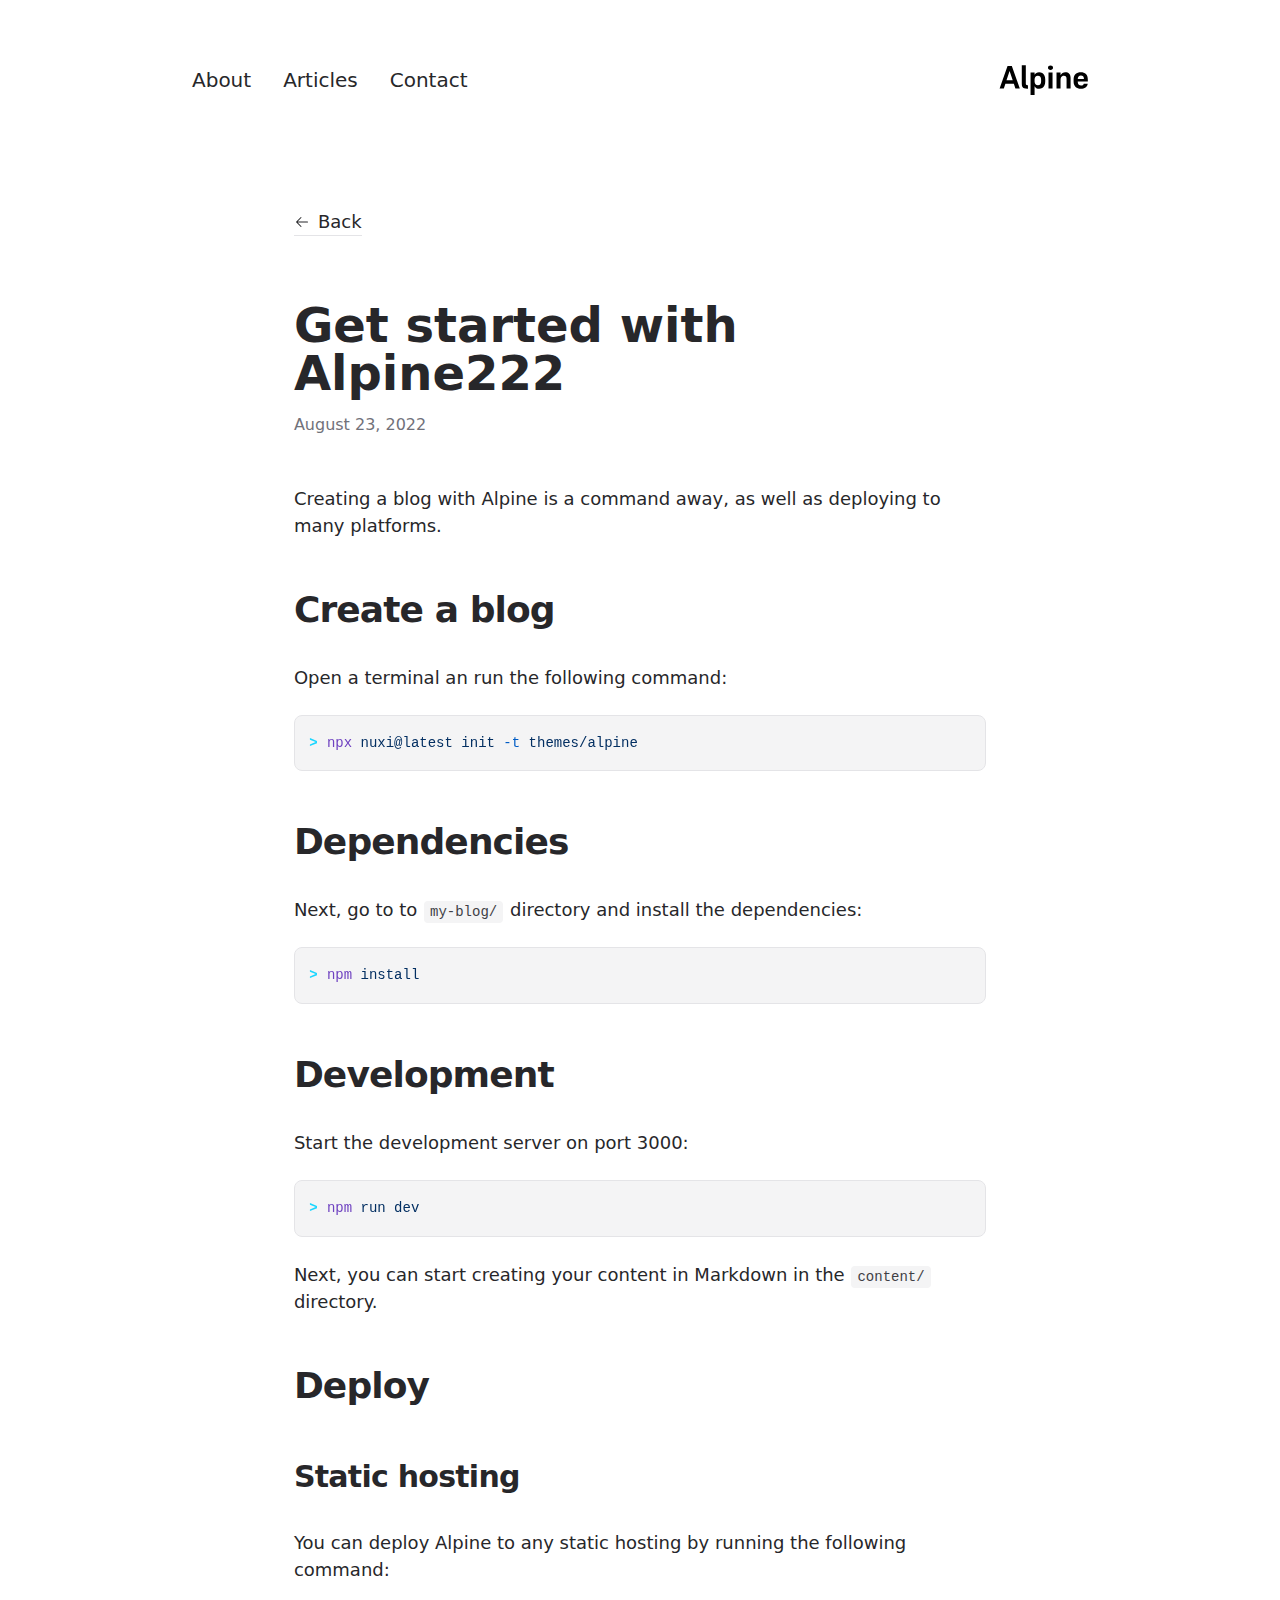
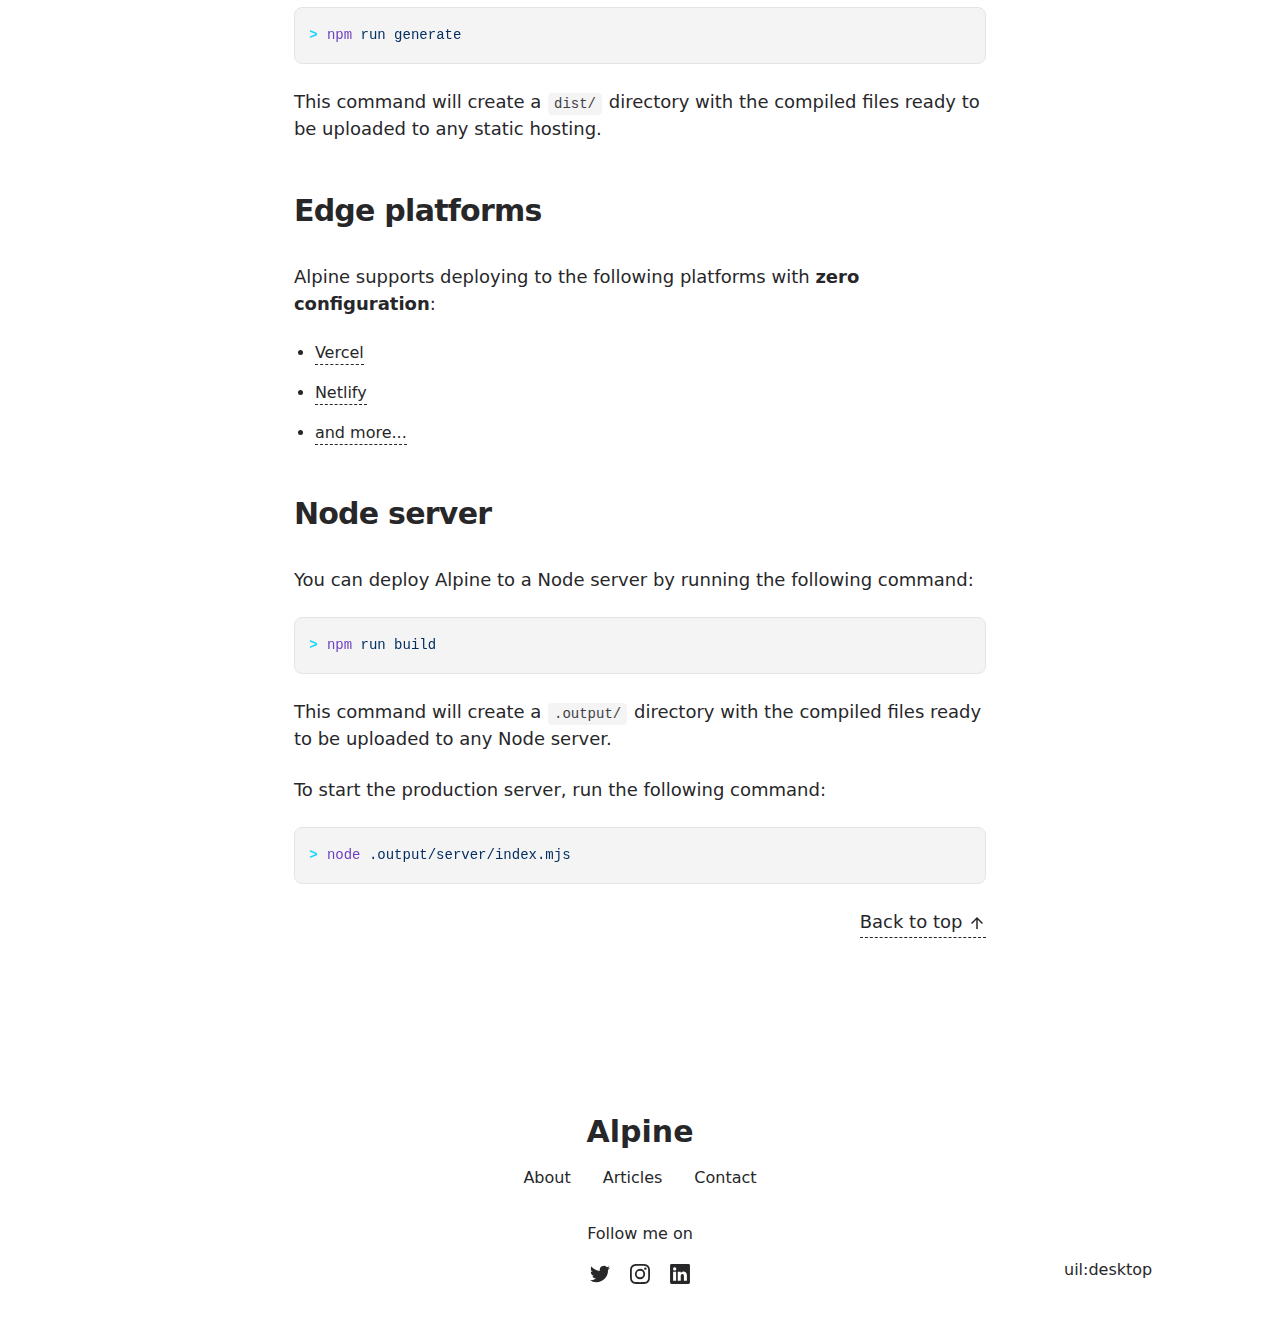
<file: articles/get-started/index.html>
<!DOCTYPE html>
<html  lang="en">
<head><meta charset="utf-8">
<meta name="viewport" content="width=device-width, initial-scale=1">
<title>Get started with Alpine222</title>
<meta name="twitter:card" content="summary_large_image">
<meta property="og:image:width" content="400">
<meta property="og:image:height" content="300">
<meta property="og:image:alt" content="An image showcasing my project.">
<meta property="og:title" content="Get started with Alpine222">
<meta name="description" content="Creating a blog with Alpine is a command away, as well as deploying to many platforms.">
<meta property="og:description" content="Creating a blog with Alpine is a command away, as well as deploying to many platforms.">
<meta property="og:image" content="/articles/get-started.webp">
<link rel="preload" as="fetch" crossorigin="anonymous" href="/articles/get-started/_payload.json">
<link rel="stylesheet" href="/_nuxt/entry.9d7a7a4f.css">
<link rel="stylesheet" href="/_nuxt/DocumentDrivenNotFound.f4a2ab44.css">
<link rel="stylesheet" href="/_nuxt/article.758fcc1c.css">
<link rel="stylesheet" href="/_nuxt/ProseA.1addd5de.css">
<link rel="stylesheet" href="/_nuxt/ProseH1.337dadeb.css">
<link rel="stylesheet" href="/_nuxt/ProseP.0de71350.css">
<link rel="stylesheet" href="/_nuxt/ProseH2.26cb8d6e.css">
<link rel="stylesheet" href="/_nuxt/ProsePre.e63e49c6.css">
<link rel="stylesheet" href="/_nuxt/ProseCode.72bf46c7.css">
<link rel="stylesheet" href="/_nuxt/ProseCodeInline.8d104b46.css">
<link rel="stylesheet" href="/_nuxt/ProseH3.6899f0cd.css">
<link rel="stylesheet" href="/_nuxt/ProseStrong.ed011406.css">
<link rel="stylesheet" href="/_nuxt/ProseUl.77a8cc5a.css">
<link rel="stylesheet" href="/_nuxt/ProseLi.503ecd9c.css">
<link rel="modulepreload" as="script" crossorigin href="/_nuxt/entry.7bab7b47.js">
<link rel="modulepreload" as="script" crossorigin href="/_nuxt/NuxtImg.dc6b8fa9.js">
<link rel="modulepreload" as="script" crossorigin href="/_nuxt/document-driven.dd75201e.js">
<link rel="modulepreload" as="script" crossorigin href="/_nuxt/DocumentDrivenEmpty.a6d3390a.js">
<link rel="modulepreload" as="script" crossorigin href="/_nuxt/ContentRenderer.80a444b1.js">
<link rel="modulepreload" as="script" crossorigin href="/_nuxt/ContentRendererMarkdown.vue.833b95d3.js">
<link rel="modulepreload" as="script" crossorigin href="/_nuxt/DocumentDrivenNotFound.afc99674.js">
<link rel="modulepreload" as="script" crossorigin href="/_nuxt/article.21a29a1a.js">
<link rel="modulepreload" as="script" crossorigin href="/_nuxt/ProseA.e78e5e14.js">
<link rel="modulepreload" as="script" crossorigin href="/_nuxt/date.824a539b.js">
<link rel="modulepreload" as="script" crossorigin href="/_nuxt/ContentRendererMarkdown.aa073cbf.js">
<link rel="modulepreload" as="script" crossorigin href="/_nuxt/ProseH1.22000c1c.js">
<link rel="modulepreload" as="script" crossorigin href="/_nuxt/ProseP.fb992460.js">
<link rel="modulepreload" as="script" crossorigin href="/_nuxt/ProseH2.ba681d13.js">
<link rel="modulepreload" as="script" crossorigin href="/_nuxt/ProsePre.5a998357.js">
<link rel="modulepreload" as="script" crossorigin href="/_nuxt/ProseCode.207f3389.js">
<link rel="modulepreload" as="script" crossorigin href="/_nuxt/ProseCodeInline.3fee4ea7.js">
<link rel="modulepreload" as="script" crossorigin href="/_nuxt/ProseH3.5ec8b9de.js">
<link rel="modulepreload" as="script" crossorigin href="/_nuxt/ProseStrong.66001c4a.js">
<link rel="modulepreload" as="script" crossorigin href="/_nuxt/ProseUl.5dba64ce.js">
<link rel="modulepreload" as="script" crossorigin href="/_nuxt/ProseLi.67c0ce39.js">
<link rel="prefetch" as="script" crossorigin href="/_nuxt/default.775b7761.js">
<link rel="prefetch" as="script" crossorigin href="/_nuxt/page.4bfcc43c.js">
<link rel="prefetch" as="script" crossorigin href="/_nuxt/client-db.09e0c037.js">
<link rel="prefetch" as="script" crossorigin href="/_nuxt/debug.f014a299.js">
<link rel="prefetch" as="style" href="/_nuxt/useStudio.f3e13c21.css">
<link rel="prefetch" as="script" crossorigin href="/_nuxt/useStudio.6dbfce4f.js">
<link rel="prefetch" as="style" href="/_nuxt/error-404.7910d5ca.css">
<link rel="prefetch" as="script" crossorigin href="/_nuxt/error-404.266d628f.js">
<link rel="prefetch" as="style" href="/_nuxt/error-500.1db01289.css">
<link rel="prefetch" as="script" crossorigin href="/_nuxt/error-500.db0f7578.js">
<script type="module" src="/_nuxt/entry.7bab7b47.js" crossorigin></script><style id="pinceau-runtime-hydratable">@media{.phy[--]{--puid:EfOW3R-v;}.pv-HywHfx{max-width:var(--elements-container-maxWidth);padding-left:var(--elements-container-padding-mobile);padding-right:var(--elements-container-padding-mobile);}@media (min-width: 475px){.pv-HywHfx{padding-left:var(--elements-container-padding-xs);padding-right:var(--elements-container-padding-xs);}}@media (min-width: 640px){.pv-HywHfx{padding-left:var(--elements-container-padding-sm);padding-right:var(--elements-container-padding-sm);}}@media (min-width: 768px){.pv-HywHfx{padding-left:var(--elements-container-padding-md);padding-right:var(--elements-container-padding-md);}}} </style><style id="pinceau-theme">@media { :root {--pinceau-mq: initial; --alpine-readableLine: 68ch;--alpine-backdrop-backgroundColor: #f4f4f5b3;--prose-code-inline-padding: 0.2rem 0.375rem 0.2rem 0.375rem;--prose-code-block-backdropFilter: contrast(1);--prose-code-block-border-style: solid;--prose-code-block-border-width: 1px;--prose-tbody-tr-borderBottom-style: dashed;--prose-tbody-tr-borderBottom-width: 1px;--prose-th-textAlign: inherit;--prose-thead-borderBottom-style: solid;--prose-thead-borderBottom-width: 1px;--prose-thead-border-style: solid;--prose-thead-border-width: 0px;--prose-table-textAlign: start;--prose-hr-width: 1px;--prose-hr-style: solid;--prose-li-listStylePosition: outside;--prose-ol-li-markerColor: currentColor;--prose-ol-paddingInlineStart: 21px;--prose-ol-listStyleType: decimal;--prose-ul-li-markerColor: currentColor;--prose-ul-paddingInlineStart: 21px;--prose-ul-listStyleType: disc;--prose-blockquote-border-style: solid;--prose-blockquote-border-width: 4px;--prose-blockquote-quotes: '201C' '201D' '2018' '2019';--prose-blockquote-paddingInlineStart: 24px;--prose-a-code-color-hover: currentColor;--prose-a-code-color-static: currentColor;--prose-a-hasCode-borderBottom: none;--prose-a-border-distance: 2px;--prose-a-border-color-hover: currentColor;--prose-a-border-color-static: currentColor;--prose-a-border-style-hover: solid;--prose-a-border-style-static: dashed;--prose-a-border-width: 1px;--prose-a-color-static: inherit;--prose-a-textDecoration: none;--prose-h6-margin: 3rem 0 2rem;--prose-h5-margin: 3rem 0 2rem;--prose-h4-margin: 3rem 0 2rem;--prose-h3-margin: 3rem 0 2rem;--prose-h2-margin: 3rem 0 2rem;--prose-h1-margin: 0 0 2rem;--prose-p-fontSize: 18px;--typography-lead-loose: 2;--typography-lead-relaxed: 1.625;--typography-lead-normal: 1.5;--typography-lead-snug: 1.375;--typography-lead-tight: 1.25;--typography-lead-none: 1;--typography-lead-10: 2.5rem;--typography-lead-9: 2.25rem;--typography-lead-8: 2rem;--typography-lead-7: 1.75rem;--typography-lead-6: 1.5rem;--typography-lead-5: 1.25rem;--typography-lead-4: 1rem;--typography-lead-3: .75rem;--typography-lead-2: .5rem;--typography-lead-1: .025rem;--typography-fontWeight-black: 900;--typography-fontWeight-extrabold: 800;--typography-fontWeight-bold: 700;--typography-fontWeight-semibold: 600;--typography-fontWeight-medium: 500;--typography-fontWeight-normal: 400;--typography-fontWeight-light: 300;--typography-fontWeight-extralight: 200;--typography-fontWeight-thin: 100;--typography-fontSize-9xl: 128px;--typography-fontSize-8xl: 96px;--typography-fontSize-7xl: 72px;--typography-fontSize-6xl: 60px;--typography-fontSize-5xl: 48px;--typography-fontSize-4xl: 36px;--typography-fontSize-3xl: 30px;--typography-fontSize-2xl: 24px;--typography-fontSize-xl: 20px;--typography-fontSize-lg: 18px;--typography-fontSize-base: 16px;--typography-fontSize-sm: 14px;--typography-fontSize-xs: 12px;--typography-letterSpacing-wide: 0.025em;--typography-letterSpacing-tight: -0.025em;--typography-verticalMargin-base: 24px;--typography-verticalMargin-sm: 16px;--elements-border-secondary-hover: [object Object];--elements-backdrop-background: #fffc;--elements-backdrop-filter: saturate(200%) blur(20px);--elements-container-maxWidth: 64rem;--lead-loose: 2;--lead-relaxed: 1.625;--lead-normal: 1.5;--lead-snug: 1.375;--lead-tight: 1.25;--lead-none: 1;--lead-10: 2.5rem;--lead-9: 2.25rem;--lead-8: 2rem;--lead-7: 1.75rem;--lead-6: 1.5rem;--lead-5: 1.25rem;--lead-4: 1rem;--lead-3: .75rem;--lead-2: .5rem;--lead-1: .025rem;--letterSpacing-widest: 0.1em;--letterSpacing-wider: 0.05em;--letterSpacing-wide: 0.025em;--letterSpacing-normal: 0em;--letterSpacing-tight: -0.025em;--letterSpacing-tighter: -0.05em;--fontSize-9xl: 8rem;--fontSize-8xl: 6rem;--fontSize-7xl: 4.5rem;--fontSize-6xl: 3.75rem;--fontSize-5xl: 3rem;--fontSize-4xl: 2.25rem;--fontSize-3xl: 1.875rem;--fontSize-2xl: 1.5rem;--fontSize-xl: 1.25rem;--fontSize-lg: 1.125rem;--fontSize-base: 1rem;--fontSize-sm: 0.875rem;--fontSize-xs: 0.75rem;--fontWeight-black: 900;--fontWeight-extrabold: 800;--fontWeight-bold: 700;--fontWeight-semibold: 600;--fontWeight-medium: 500;--fontWeight-normal: 400;--fontWeight-light: 300;--fontWeight-extralight: 200;--fontWeight-thin: 100;--font-mono: ui-monospace, SFMono-Regular, Menlo, Monaco, Consolas, Liberation Mono, Courier New, monospace;--font-serif: ui-serif, Georgia, Cambria, Times New Roman, Times, serif;--font-sans: ui-sans-serif, system-ui, -apple-system, BlinkMacSystemFont, Segoe UI, Roboto, Helvetica Neue, Arial, Noto Sans, sans-serif, Apple Color Emoji, Segoe UI Emoji, Segoe UI Symbol, Noto Color Emoji;--opacity-total: 1;--opacity-high: 0.8;--opacity-medium: 0.5;--opacity-soft: 0.3;--opacity-light: 0.15;--opacity-bright: 0.1;--opacity-noOpacity: 0;--borderWidth-lg: 3px;--borderWidth-md: 2px;--borderWidth-sm: 1px;--borderWidth-noBorder: 0;--space-rem-875: 0.875rem;--space-rem-625: 0.625rem;--space-rem-375: 0.375rem;--space-rem-125: 0.125rem;--space-px: 1px;--space-128: 32rem;--space-96: 24rem;--space-80: 20rem;--space-72: 18rem;--space-64: 16rem;--space-60: 15rem;--space-56: 14rem;--space-52: 13rem;--space-48: 12rem;--space-44: 11rem;--space-40: 10rem;--space-36: 9rem;--space-32: 8rem;--space-28: 7rem;--space-24: 6rem;--space-20: 5rem;--space-16: 4rem;--space-14: 3.5rem;--space-12: 3rem;--space-11: 2.75rem;--space-10: 2.5rem;--space-9: 2.25rem;--space-8: 2rem;--space-7: 1.75rem;--space-6: 1.5rem;--space-5: 1.25rem;--space-4: 1rem;--space-3: 0.75rem;--space-2: 0.5rem;--space-1: 0.25rem;--space-0: 0px;--size-full: 100%;--size-7xl: 80rem;--size-6xl: 72rem;--size-5xl: 64rem;--size-4xl: 56rem;--size-3xl: 48rem;--size-2xl: 42rem;--size-xl: 36rem;--size-lg: 32rem;--size-md: 28rem;--size-sm: 24rem;--size-xs: 20rem;--size-200: 200px;--size-104: 104px;--size-80: 80px;--size-64: 64px;--size-56: 56px;--size-48: 48px;--size-40: 40px;--size-32: 32px;--size-24: 24px;--size-20: 20px;--size-16: 16px;--size-12: 12px;--size-8: 8px;--size-6: 6px;--size-4: 4px;--size-2: 2px;--size-0: 0px;--radii-full: 9999px;--radii-3xl: 1.75rem;--radii-2xl: 1.5rem;--radii-xl: 1rem;--radii-lg: 0.75rem;--radii-md: 0.5rem;--radii-sm: 0.375rem;--radii-xs: 0.25rem;--radii-2xs: 0.125rem;--radii-none: 0px;--shadow-none: 0px 0px 0px 0px transparent;--shadow-lg: 0px 10px 15px -3px #000000, 0px 4px 6px -4px #000000;--shadow-md: 0px 4px 6px -1px #000000, 0px 2px 4px -2px #000000;--shadow-sm: 0px 1px 3px 0px #000000, 0px 1px 2px -1px #000000;--shadow-xs: 0px 1px 2px 0px #000000;--height-screen: 100vh;--width-screen: 100vw;--color-primary-900: #002e38;--color-primary-800: #005c70;--color-primary-700: #008aa9;--color-primary-600: #00b9e1;--color-primary-500: #1ad6ff;--color-primary-400: #40ddff;--color-primary-300: #66e4ff;--color-primary-200: #8deaff;--color-primary-100: #b3f1ff;--color-primary-50: #d9f8ff;--color-ruby-900: #380011;--color-ruby-800: #700021;--color-ruby-700: #a90032;--color-ruby-600: #e10043;--color-ruby-500: #ff1a5e;--color-ruby-400: #ff4079;--color-ruby-300: #ff6694;--color-ruby-200: #ff8dae;--color-ruby-100: #ffb3c9;--color-ruby-50: #ffd9e4;--color-pink-900: #380025;--color-pink-800: #70004b;--color-pink-700: #a90070;--color-pink-600: #e10095;--color-pink-500: #ff1ab2;--color-pink-400: #ff40bf;--color-pink-300: #ff66cc;--color-pink-200: #ff8dd8;--color-pink-100: #ffb3e5;--color-pink-50: #ffd9f2;--color-purple-900: #190038;--color-purple-800: #330070;--color-purple-700: #4c00a9;--color-purple-600: #6500e1;--color-purple-500: #811aff;--color-purple-400: #9640ff;--color-purple-300: #ab66ff;--color-purple-200: #c08dff;--color-purple-100: #d5b3ff;--color-purple-50: #ead9ff;--color-royalblue-900: #0b0531;--color-royalblue-800: #160a62;--color-royalblue-700: #211093;--color-royalblue-600: #2c15c4;--color-royalblue-500: #4127e8;--color-royalblue-400: #614bec;--color-royalblue-300: #806ff0;--color-royalblue-200: #a093f3;--color-royalblue-100: #c0b7f7;--color-royalblue-50: #dfdbfb;--color-indigoblue-900: #001238;--color-indigoblue-800: #002370;--color-indigoblue-700: #0035a9;--color-indigoblue-600: #0047e1;--color-indigoblue-500: #1a62ff;--color-indigoblue-400: #407cff;--color-indigoblue-300: #6696ff;--color-indigoblue-200: #8db0ff;--color-indigoblue-100: #b3cbff;--color-indigoblue-50: #d9e5ff;--color-blue-900: #002438;--color-blue-800: #004870;--color-blue-700: #006ca9;--color-blue-600: #0090e1;--color-blue-500: #1aadff;--color-blue-400: #40bbff;--color-blue-300: #66c8ff;--color-blue-200: #8dd6ff;--color-blue-100: #b3e4ff;--color-blue-50: #d9f1ff;--color-lightblue-900: #002e38;--color-lightblue-800: #005c70;--color-lightblue-700: #008aa9;--color-lightblue-600: #00b9e1;--color-lightblue-500: #1ad6ff;--color-lightblue-400: #40ddff;--color-lightblue-300: #66e4ff;--color-lightblue-200: #8deaff;--color-lightblue-100: #b3f1ff;--color-lightblue-50: #d9f8ff;--color-teal-900: #062a28;--color-teal-800: #0b544f;--color-teal-700: #117d77;--color-teal-600: #16a79e;--color-teal-500: #1cd1c6;--color-teal-400: #36e4da;--color-teal-300: #5fe9e1;--color-teal-200: #87efe9;--color-teal-100: #aff4f0;--color-teal-50: #d7faf8;--color-pear-900: #2a2b09;--color-pear-800: #545512;--color-pear-700: #7e801b;--color-pear-600: #a8aa24;--color-pear-500: #d0d32f;--color-pear-400: #d8da52;--color-pear-300: #e0e274;--color-pear-200: #e8e997;--color-pear-100: #eff0ba;--color-pear-50: #f7f8dc;--color-red-900: #380300;--color-red-800: #700700;--color-red-700: #a90a00;--color-red-600: #e10e00;--color-red-500: #ff281a;--color-red-400: #ff4c40;--color-red-300: #ff7066;--color-red-200: #ff948d;--color-red-100: #ffb7b3;--color-red-50: #ffdbd9;--color-orange-900: #381800;--color-orange-800: #702f00;--color-orange-700: #a94700;--color-orange-600: #e15e00;--color-orange-500: #ff7a1a;--color-orange-400: #ff9040;--color-orange-300: #ffa666;--color-orange-200: #ffbd8d;--color-orange-100: #ffd3b3;--color-orange-50: #ffe9d9;--color-yellow-900: #362b03;--color-yellow-800: #6d5605;--color-yellow-700: #a38108;--color-yellow-600: #daac0a;--color-yellow-500: #f5c828;--color-yellow-400: #f7d14c;--color-yellow-300: #f8da70;--color-yellow-200: #fae393;--color-yellow-100: #fcedb7;--color-yellow-50: #fdf6db;--color-green-900: #003f25;--color-green-800: #005e38;--color-green-700: #007e4a;--color-green-600: #009d5d;--color-green-500: #00bd6f;--color-green-400: #00dc82;--color-green-300: #30ffaa;--color-green-200: #83ffcc;--color-green-100: #acffdd;--color-green-50: #d6ffee;--color-gray-900: #18181B;--color-gray-800: #27272A;--color-gray-700: #3f3f46;--color-gray-600: #52525B;--color-gray-500: #71717A;--color-gray-400: #a1a1aa;--color-gray-300: #D4d4d8;--color-gray-200: #e4e4e7;--color-gray-100: #f4f4f5;--color-gray-50: #fafafa;--color-black: #0c0c0d;--color-white: #FFFFFF;--media-portrait: only screen and (orientation: portrait);--media-landscape: only screen and (orientation: landscape);--media-rm: (prefers-reduced-motion: reduce);--media-2xl: (min-width: 1536px);--media-xl: (min-width: 1280px);--media-lg: (min-width: 1024px);--media-md: (min-width: 768px);--media-sm: (min-width: 640px);--media-xs: (min-width: 475px);--alpine-body-color: var(--color-gray-800);--alpine-body-backgroundColor: var(--color-white);--prose-code-inline-fontWeight: var(--typography-fontWeight-normal);--prose-code-inline-fontSize: var(--typography-fontSize-sm);--prose-code-inline-borderRadius: var(--radii-xs);--prose-code-block-pre-padding: var(--typography-verticalMargin-sm);--prose-code-block-margin: var(--typography-verticalMargin-base) 0;--prose-code-block-fontSize: var(--typography-fontSize-sm);--prose-tbody-code-inline-fontSize: var(--typography-fontSize-sm);--prose-tbody-td-padding: var(--typography-verticalMargin-sm);--prose-th-fontWeight: var(--typography-fontWeight-semibold);--prose-th-padding: 0 var(--typography-verticalMargin-sm) var(--typography-verticalMargin-sm) var(--typography-verticalMargin-sm);--prose-table-lineHeight: var(--typography-lead-6);--prose-table-fontSize: var(--typography-fontSize-sm);--prose-table-margin: var(--typography-verticalMargin-base) 0;--prose-hr-margin: var(--typography-verticalMargin-base) 0;--prose-li-margin: var(--typography-verticalMargin-sm) 0;--prose-ol-margin: var(--typography-verticalMargin-base) 0;--prose-ul-margin: var(--typography-verticalMargin-base) 0;--prose-blockquote-margin: var(--typography-verticalMargin-base) 0;--prose-a-code-border-style: var(--prose-a-border-style-static);--prose-a-code-border-width: var(--prose-a-border-width);--prose-a-fontWeight: var(--typography-fontWeight-medium);--prose-img-margin: var(--typography-verticalMargin-base) 0;--prose-strong-fontWeight: var(--typography-fontWeight-semibold);--prose-h6-iconSize: var(--typography-fontSize-base);--prose-h6-fontWeight: var(--typography-fontWeight-semibold);--prose-h6-lineHeight: var(--typography-lead-normal);--prose-h6-fontSize: var(--typography-fontSize-lg);--prose-h5-iconSize: var(--typography-fontSize-lg);--prose-h5-fontWeight: var(--typography-fontWeight-semibold);--prose-h5-lineHeight: var(--typography-lead-snug);--prose-h5-fontSize: var(--typography-fontSize-xl);--prose-h4-iconSize: var(--typography-fontSize-lg);--prose-h4-letterSpacing: var(--typography-letterSpacing-tight);--prose-h4-fontWeight: var(--typography-fontWeight-semibold);--prose-h4-lineHeight: var(--typography-lead-snug);--prose-h4-fontSize: var(--typography-fontSize-2xl);--prose-h3-iconSize: var(--typography-fontSize-xl);--prose-h3-letterSpacing: var(--typography-letterSpacing-tight);--prose-h3-fontWeight: var(--typography-fontWeight-semibold);--prose-h3-lineHeight: var(--typography-lead-snug);--prose-h3-fontSize: var(--typography-fontSize-3xl);--prose-h2-iconSize: var(--typography-fontSize-2xl);--prose-h2-letterSpacing: var(--typography-letterSpacing-tight);--prose-h2-fontWeight: var(--typography-fontWeight-semibold);--prose-h2-lineHeight: var(--typography-lead-tight);--prose-h2-fontSize: var(--typography-fontSize-4xl);--prose-h1-iconSize: var(--typography-fontSize-3xl);--prose-h1-letterSpacing: var(--typography-letterSpacing-tight);--prose-h1-fontWeight: var(--typography-fontWeight-bold);--prose-h1-lineHeight: var(--typography-lead-tight);--prose-h1-fontSize: var(--typography-fontSize-5xl);--prose-p-br-margin: var(--typography-verticalMargin-base) 0 0 0;--prose-p-margin: var(--typography-verticalMargin-base) 0;--prose-p-lineHeight: var(--typography-lead-normal);--typography-color-primary-900: var(--color-primary-900);--typography-color-primary-800: var(--color-primary-800);--typography-color-primary-700: var(--color-primary-700);--typography-color-primary-600: var(--color-primary-600);--typography-color-primary-500: var(--color-primary-500);--typography-color-primary-400: var(--color-primary-400);--typography-color-primary-300: var(--color-primary-300);--typography-color-primary-200: var(--color-primary-200);--typography-color-primary-100: var(--color-primary-100);--typography-color-primary-50: var(--color-primary-50);--typography-font-code: var(--font-mono);--typography-font-body: var(--font-sans);--typography-font-display: var(--font-sans);--typography-body-backgroundColor: var(--color-white);--typography-body-color: var(--color-black);--elements-state-danger-borderColor-secondary: var(--color-red-200);--elements-state-danger-borderColor-primary: var(--color-red-100);--elements-state-danger-backgroundColor-secondary: var(--color-red-100);--elements-state-danger-backgroundColor-primary: var(--color-red-50);--elements-state-danger-color-secondary: var(--color-red-600);--elements-state-danger-color-primary: var(--color-red-500);--elements-state-warning-borderColor-secondary: var(--color-yellow-200);--elements-state-warning-borderColor-primary: var(--color-yellow-100);--elements-state-warning-backgroundColor-secondary: var(--color-yellow-100);--elements-state-warning-backgroundColor-primary: var(--color-yellow-50);--elements-state-warning-color-secondary: var(--color-yellow-700);--elements-state-warning-color-primary: var(--color-yellow-600);--elements-state-success-borderColor-secondary: var(--color-green-200);--elements-state-success-borderColor-primary: var(--color-green-100);--elements-state-success-backgroundColor-secondary: var(--color-green-100);--elements-state-success-backgroundColor-primary: var(--color-green-50);--elements-state-success-color-secondary: var(--color-green-600);--elements-state-success-color-primary: var(--color-green-500);--elements-state-info-borderColor-secondary: var(--color-blue-200);--elements-state-info-borderColor-primary: var(--color-blue-100);--elements-state-info-backgroundColor-secondary: var(--color-blue-100);--elements-state-info-backgroundColor-primary: var(--color-blue-50);--elements-state-info-color-secondary: var(--color-blue-600);--elements-state-info-color-primary: var(--color-blue-500);--elements-state-primary-borderColor-secondary: var(--color-primary-200);--elements-state-primary-borderColor-primary: var(--color-primary-100);--elements-state-primary-backgroundColor-secondary: var(--color-primary-100);--elements-state-primary-backgroundColor-primary: var(--color-primary-50);--elements-state-primary-color-secondary: var(--color-primary-700);--elements-state-primary-color-primary: var(--color-primary-600);--elements-surface-secondary-backgroundColor: var(--color-gray-200);--elements-surface-primary-backgroundColor: var(--color-gray-100);--elements-surface-background-base: var(--color-gray-100);--elements-border-secondary-static: var(--color-gray-200);--elements-border-primary-hover: var(--color-gray-200);--elements-border-primary-static: var(--color-gray-100);--elements-container-padding-md: var(--space-16);--elements-container-padding-sm: var(--space-12);--elements-container-padding-xs: var(--space-8);--elements-container-padding-mobile: var(--space-6);--elements-text-secondary-color-hover: var(--color-gray-700);--elements-text-secondary-color-static: var(--color-gray-500);--elements-text-primary-color-static: var(--color-gray-900);--text-6xl-lineHeight: var(--lead-none);--text-6xl-fontSize: var(--fontSize-6xl);--text-5xl-lineHeight: var(--lead-none);--text-5xl-fontSize: var(--fontSize-5xl);--text-4xl-lineHeight: var(--lead-10);--text-4xl-fontSize: var(--fontSize-4xl);--text-3xl-lineHeight: var(--lead-9);--text-3xl-fontSize: var(--fontSize-3xl);--text-2xl-lineHeight: var(--lead-8);--text-2xl-fontSize: var(--fontSize-2xl);--text-xl-lineHeight: var(--lead-7);--text-xl-fontSize: var(--fontSize-xl);--text-lg-lineHeight: var(--lead-7);--text-lg-fontSize: var(--fontSize-lg);--text-base-lineHeight: var(--lead-6);--text-base-fontSize: var(--fontSize-base);--text-sm-lineHeight: var(--lead-5);--text-sm-fontSize: var(--fontSize-sm);--text-xs-lineHeight: var(--lead-4);--text-xs-fontSize: var(--fontSize-xs);--shadow-2xl: 0px 25px 50px -12px var(--color-gray-900);--shadow-xl: 0px 20px 25px -5px var(--color-gray-400), 0px 8px 10px -6px #000000;--color-secondary-900: var(--color-gray-900);--color-secondary-800: var(--color-gray-800);--color-secondary-700: var(--color-gray-700);--color-secondary-600: var(--color-gray-600);--color-secondary-500: var(--color-gray-500);--color-secondary-400: var(--color-gray-400);--color-secondary-300: var(--color-gray-300);--color-secondary-200: var(--color-gray-200);--color-secondary-100: var(--color-gray-100);--color-secondary-50: var(--color-gray-50);--prose-a-code-background-hover: var(--typography-color-primary-50);--prose-a-code-border-color-hover: var(--typography-color-primary-500);--prose-a-color-hover: var(--typography-color-primary-500);--typography-color-secondary-900: var(--color-secondary-900);--typography-color-secondary-800: var(--color-secondary-800);--typography-color-secondary-700: var(--color-secondary-700);--typography-color-secondary-600: var(--color-secondary-600);--typography-color-secondary-500: var(--color-secondary-500);--typography-color-secondary-400: var(--color-secondary-400);--typography-color-secondary-300: var(--color-secondary-300);--typography-color-secondary-200: var(--color-secondary-200);--typography-color-secondary-100: var(--color-secondary-100);--typography-color-secondary-50: var(--color-secondary-50);--prose-code-inline-backgroundColor: var(--typography-color-secondary-100);--prose-code-inline-color: var(--typography-color-secondary-700);--prose-code-block-backgroundColor: var(--typography-color-secondary-100);--prose-code-block-color: var(--typography-color-secondary-700);--prose-code-block-border-color: var(--typography-color-secondary-200);--prose-tbody-tr-borderBottom-color: var(--typography-color-secondary-200);--prose-th-color: var(--typography-color-secondary-600);--prose-thead-borderBottom-color: var(--typography-color-secondary-200);--prose-thead-border-color: var(--typography-color-secondary-300);--prose-hr-color: var(--typography-color-secondary-200);--prose-blockquote-border-color: var(--typography-color-secondary-200);--prose-blockquote-color: var(--typography-color-secondary-500);--prose-a-code-border-color-static: var(--typography-color-secondary-400); } }@media { :root.dark {--pinceau-mq: dark; --alpine-backdrop-backgroundColor: #18181bb3;--prose-code-block-backdropFilter: contrast(1);--prose-ol-li-markerColor: currentColor;--prose-ul-li-markerColor: currentColor;--prose-a-code-color-hover: currentColor;--prose-a-code-color-static: currentColor;--prose-a-border-color-hover: currentColor;--prose-a-border-color-static: currentColor;--prose-a-color-static: inherit;--elements-backdrop-background: #0c0d0ccc;--alpine-body-color: var(--color-gray-200);--alpine-body-backgroundColor: var(--color-black);--typography-body-backgroundColor: var(--color-black);--typography-body-color: var(--color-white);--elements-state-danger-borderColor-secondary: var(--color-red-700);--elements-state-danger-borderColor-primary: var(--color-red-800);--elements-state-danger-backgroundColor-secondary: var(--color-red-800);--elements-state-danger-backgroundColor-primary: var(--color-red-900);--elements-state-danger-color-secondary: var(--color-red-200);--elements-state-danger-color-primary: var(--color-red-300);--elements-state-warning-borderColor-secondary: var(--color-yellow-700);--elements-state-warning-borderColor-primary: var(--color-yellow-800);--elements-state-warning-backgroundColor-secondary: var(--color-yellow-800);--elements-state-warning-backgroundColor-primary: var(--color-yellow-900);--elements-state-warning-color-secondary: var(--color-yellow-200);--elements-state-warning-color-primary: var(--color-yellow-400);--elements-state-success-borderColor-secondary: var(--color-green-700);--elements-state-success-borderColor-primary: var(--color-green-800);--elements-state-success-backgroundColor-secondary: var(--color-green-800);--elements-state-success-backgroundColor-primary: var(--color-green-900);--elements-state-success-color-secondary: var(--color-green-200);--elements-state-success-color-primary: var(--color-green-400);--elements-state-info-borderColor-secondary: var(--color-blue-700);--elements-state-info-borderColor-primary: var(--color-blue-800);--elements-state-info-backgroundColor-secondary: var(--color-blue-800);--elements-state-info-backgroundColor-primary: var(--color-blue-900);--elements-state-info-color-secondary: var(--color-blue-200);--elements-state-info-color-primary: var(--color-blue-400);--elements-state-primary-borderColor-secondary: var(--color-primary-700);--elements-state-primary-borderColor-primary: var(--color-primary-800);--elements-state-primary-backgroundColor-secondary: var(--color-primary-800);--elements-state-primary-backgroundColor-primary: var(--color-primary-900);--elements-state-primary-color-secondary: var(--color-primary-200);--elements-state-primary-color-primary: var(--color-primary-400);--elements-surface-secondary-backgroundColor: var(--color-gray-800);--elements-surface-primary-backgroundColor: var(--color-gray-900);--elements-surface-background-base: var(--color-gray-900);--elements-border-secondary-static: var(--color-gray-800);--elements-border-primary-hover: var(--color-gray-800);--elements-border-primary-static: var(--color-gray-900);--elements-text-secondary-color-hover: var(--color-gray-200);--elements-text-secondary-color-static: var(--color-gray-400);--elements-text-primary-color-static: var(--color-gray-50);--prose-a-code-background-hover: var(--typography-color-primary-900);--prose-a-code-border-color-hover: var(--typography-color-primary-600);--prose-a-color-hover: var(--typography-color-primary-400);--prose-code-inline-backgroundColor: var(--typography-color-secondary-800);--prose-code-inline-color: var(--typography-color-secondary-200);--prose-code-block-backgroundColor: var(--typography-color-secondary-900);--prose-code-block-color: var(--typography-color-secondary-200);--prose-code-block-border-color: var(--typography-color-secondary-800);--prose-tbody-tr-borderBottom-color: var(--typography-color-secondary-800);--prose-th-color: var(--typography-color-secondary-400);--prose-thead-borderBottom-color: var(--typography-color-secondary-800);--prose-thead-border-color: var(--typography-color-secondary-600);--prose-hr-color: var(--typography-color-secondary-800);--prose-blockquote-border-color: var(--typography-color-secondary-700);--prose-blockquote-color: var(--typography-color-secondary-400);--prose-a-code-border-color-static: var(--typography-color-secondary-600); } }</style><script>"use strict";(()=>{const a=window,e=document.documentElement,m=["dark","light"],c=window&&window.localStorage&&window.localStorage.getItem&&window.localStorage.getItem("nuxt-color-mode")||"system";let n=c==="system"?d():c;const l=e.getAttribute("data-color-mode-forced");l&&(n=l),i(n),a["__NUXT_COLOR_MODE__"]={preference:c,value:n,getColorScheme:d,addColorScheme:i,removeColorScheme:f};function i(o){const t=""+o+"",s="";e.classList?e.classList.add(t):e.className+=" "+t,s&&e.setAttribute("data-"+s,o)}function f(o){const t=""+o+"",s="";e.classList?e.classList.remove(t):e.className=e.className.replace(new RegExp(t,"g"),""),s&&e.removeAttribute("data-"+s)}function r(o){return a.matchMedia("(prefers-color-scheme"+o+")")}function d(){if(a.matchMedia&&r("").media!=="not all"){for(const o of m)if(r(":"+o).matches)return o}return"light"}})();
</script></head>
<body ><div id="__nuxt"><div class="container pv-HywHfx pc-EfOW3R app-layout" data-v-ef8a7aba data-v-4f31ff05><!--[--><div class="nuxt-progress" style="width:0%;height:3px;opacity:0;background-size:Infinity% auto;" data-v-ef8a7aba></div><header class="right" data-v-ef8a7aba data-v-931ee485><div class="menu" data-v-931ee485><button aria-label="Navigation Menu" data-v-931ee485><svg width="24" height="24" viewBox="0 0 68 68" fill="currentColor" xmlns="http://www.w3.org/2000/svg" data-v-931ee485><path d="M8 34C8 32.1362 8 31.2044 8.30448 30.4693C8.71046 29.4892 9.48915 28.7105 10.4693 28.3045C11.2044 28 12.1362 28 14 28C15.8638 28 16.7956 28 17.5307 28.3045C18.5108 28.7105 19.2895 29.4892 19.6955 30.4693C20 31.2044 20 32.1362 20 34C20 35.8638 20 36.7956 19.6955 37.5307C19.2895 38.5108 18.5108 39.2895 17.5307 39.6955C16.7956 40 15.8638 40 14 40C12.1362 40 11.2044 40 10.4693 39.6955C9.48915 39.2895 8.71046 38.5108 8.30448 37.5307C8 36.7956 8 35.8638 8 34Z" data-v-931ee485></path><path d="M28 34C28 32.1362 28 31.2044 28.3045 30.4693C28.7105 29.4892 29.4892 28.7105 30.4693 28.3045C31.2044 28 32.1362 28 34 28C35.8638 28 36.7956 28 37.5307 28.3045C38.5108 28.7105 39.2895 29.4892 39.6955 30.4693C40 31.2044 40 32.1362 40 34C40 35.8638 40 36.7956 39.6955 37.5307C39.2895 38.5108 38.5108 39.2895 37.5307 39.6955C36.7956 40 35.8638 40 34 40C32.1362 40 31.2044 40 30.4693 39.6955C29.4892 39.2895 28.7105 38.5108 28.3045 37.5307C28 36.7956 28 35.8638 28 34Z" data-v-931ee485></path><path d="M48 34C48 32.1362 48 31.2044 48.3045 30.4693C48.7105 29.4892 49.4892 28.7105 50.4693 28.3045C51.2044 28 52.1362 28 54 28C55.8638 28 56.7956 28 57.5307 28.3045C58.5108 28.7105 59.2895 29.4892 59.6955 30.4693C60 31.2044 60 32.1362 60 34C60 35.8638 60 36.7956 59.6955 37.5307C59.2895 38.5108 58.5108 39.2895 57.5307 39.6955C56.7956 40 55.8638 40 54 40C52.1362 40 51.2044 40 50.4693 39.6955C49.4892 39.2895 48.7105 38.5108 48.3045 37.5307C48 36.7956 48 35.8638 48 34Z" data-v-931ee485></path></svg></button></div><div class="overlay" data-v-931ee485><nav data-v-931ee485 data-v-86e3b5ad><ul data-v-86e3b5ad><!--[--><li data-v-86e3b5ad><a href="/" class="" data-v-86e3b5ad><span class="underline-fx" data-v-86e3b5ad></span> About</a></li><li data-v-86e3b5ad><a href="/articles" class="" data-v-86e3b5ad><span class="underline-fx" data-v-86e3b5ad></span> Articles</a></li><li data-v-86e3b5ad><a href="/contact" class="" data-v-86e3b5ad><span class="underline-fx" data-v-86e3b5ad></span> Contact</a></li><!--]--></ul></nav></div><div class="logo" data-v-931ee485><a href="/" class="" data-v-931ee485><img src="/logo-dark.svg" class="dark-img" alt="alpine" width="89" height="31" data-v-931ee485><img src="/logo.svg" class="light-img" alt="alpine" width="89" height="31" data-v-931ee485></a></div><div class="main-nav" data-v-931ee485><nav data-v-931ee485 data-v-86e3b5ad><ul data-v-86e3b5ad><!--[--><li data-v-86e3b5ad><a href="/" class="" data-v-86e3b5ad><span class="underline-fx" data-v-86e3b5ad></span> About</a></li><li data-v-86e3b5ad><a href="/articles" class="" data-v-86e3b5ad><span class="underline-fx" data-v-86e3b5ad></span> Articles</a></li><li data-v-86e3b5ad><a href="/contact" class="" data-v-86e3b5ad><span class="underline-fx" data-v-86e3b5ad></span> Contact</a></li><!--]--></ul></nav></div></header><!--[--><div class="document-driven-page"><article data-v-851c092b><a href="/articles" class="back" data-v-851c092b><svg xmlns="http://www.w3.org/2000/svg" xmlns:xlink="http://www.w3.org/1999/xlink" aria-hidden="true" role="img" class="icon" data-v-851c092b style="" width="1em" height="1em" viewBox="0 0 256 256" data-v-10a93562><path fill="currentColor" d="M224 128a8 8 0 0 1-8 8H59.31l58.35 58.34a8 8 0 0 1-11.32 11.32l-72-72a8 8 0 0 1 0-11.32l72-72a8 8 0 0 1 11.32 11.32L59.31 120H216a8 8 0 0 1 8 8"/></svg><span data-v-851c092b> Back </span></a><header data-v-851c092b><h1 class="title" data-v-851c092b>Get started with Alpine222</h1><time datetime="2022-08-23T00:00:00.000Z" data-v-851c092b>August 23, 2022</time></header><div class="prose" data-v-851c092b><!--[--><div><h1 id="get-started-with-alpine222" data-v-4a276db3><a aria-current="page" href="/articles/get-started#get-started-with-alpine222" class="router-link-active router-link-exact-active" data-v-4a276db3><!--[-->Get started with Alpine222<!--]--><!----></a></h1><p data-v-20eb8ea1><!--[-->Creating a blog with Alpine is a command away, as well as deploying to many platforms.<!--]--></p><h2 id="create-a-blog" data-v-a22fda3c><a aria-current="page" href="/articles/get-started#create-a-blog" class="router-link-active router-link-exact-active" data-v-a22fda3c><!--[-->Create a blog<!--]--><!----></a></h2><p data-v-20eb8ea1><!--[-->Open a terminal an run the following command:<!--]--></p><div class="highlight-bash prose-code" meta data-v-d693162a><!----><!--[--><pre class="language-bash shiki shiki-themes github-light github-dark" style=""><!--[--><code><span class="line" line="1"><span style="--shiki-default:#6F42C1;--shiki-dark:#B392F0">npx</span><span style="--shiki-default:#032F62;--shiki-dark:#9ECBFF"> nuxi@latest</span><span style="--shiki-default:#032F62;--shiki-dark:#9ECBFF"> init</span><span style="--shiki-default:#005CC5;--shiki-dark:#79B8FF"> -t</span><span style="--shiki-default:#032F62;--shiki-dark:#9ECBFF"> themes/alpine
</span></span></code><!--]--></pre><!--]--><button class="copy-button" data-v-d693162a data-v-aad953d6><span class="sr-only" data-v-aad953d6>Copy to clipboard</span><span class="icon-wrapper" data-v-aad953d6><svg xmlns="http://www.w3.org/2000/svg" xmlns:xlink="http://www.w3.org/1999/xlink" aria-hidden="true" role="img" class="icon" data-v-aad953d6 style="" width="18px" height="18px" viewBox="0 0 256 256" data-v-10a93562><path fill="currentColor" d="M216 32H88a8 8 0 0 0-8 8v40H40a8 8 0 0 0-8 8v128a8 8 0 0 0 8 8h128a8 8 0 0 0 8-8v-40h40a8 8 0 0 0 8-8V40a8 8 0 0 0-8-8m-56 176H48V96h112Zm48-48h-32V88a8 8 0 0 0-8-8H96V48h112Z"/></svg></span></button></div><h2 id="dependencies" data-v-a22fda3c><a aria-current="page" href="/articles/get-started#dependencies" class="router-link-active router-link-exact-active" data-v-a22fda3c><!--[-->Dependencies<!--]--><!----></a></h2><p data-v-20eb8ea1><!--[-->Next, go to to <code class="" data-v-f6884dac><!--[-->my-blog/<!--]--></code> directory and install the dependencies:<!--]--></p><div class="highlight-bash prose-code" meta data-v-d693162a><!----><!--[--><pre class="language-bash shiki shiki-themes github-light github-dark" style=""><!--[--><code><span class="line" line="1"><span style="--shiki-default:#6F42C1;--shiki-dark:#B392F0">npm</span><span style="--shiki-default:#032F62;--shiki-dark:#9ECBFF"> install
</span></span></code><!--]--></pre><!--]--><button class="copy-button" data-v-d693162a data-v-aad953d6><span class="sr-only" data-v-aad953d6>Copy to clipboard</span><span class="icon-wrapper" data-v-aad953d6><svg xmlns="http://www.w3.org/2000/svg" xmlns:xlink="http://www.w3.org/1999/xlink" aria-hidden="true" role="img" class="icon" data-v-aad953d6 style="" width="18px" height="18px" viewBox="0 0 256 256" data-v-10a93562><path fill="currentColor" d="M216 32H88a8 8 0 0 0-8 8v40H40a8 8 0 0 0-8 8v128a8 8 0 0 0 8 8h128a8 8 0 0 0 8-8v-40h40a8 8 0 0 0 8-8V40a8 8 0 0 0-8-8m-56 176H48V96h112Zm48-48h-32V88a8 8 0 0 0-8-8H96V48h112Z"/></svg></span></button></div><h2 id="development" data-v-a22fda3c><a aria-current="page" href="/articles/get-started#development" class="router-link-active router-link-exact-active" data-v-a22fda3c><!--[-->Development<!--]--><!----></a></h2><p data-v-20eb8ea1><!--[-->Start the development server on port 3000:<!--]--></p><div class="highlight-bash prose-code" meta data-v-d693162a><!----><!--[--><pre class="language-bash shiki shiki-themes github-light github-dark" style=""><!--[--><code><span class="line" line="1"><span style="--shiki-default:#6F42C1;--shiki-dark:#B392F0">npm</span><span style="--shiki-default:#032F62;--shiki-dark:#9ECBFF"> run</span><span style="--shiki-default:#032F62;--shiki-dark:#9ECBFF"> dev
</span></span></code><!--]--></pre><!--]--><button class="copy-button" data-v-d693162a data-v-aad953d6><span class="sr-only" data-v-aad953d6>Copy to clipboard</span><span class="icon-wrapper" data-v-aad953d6><svg xmlns="http://www.w3.org/2000/svg" xmlns:xlink="http://www.w3.org/1999/xlink" aria-hidden="true" role="img" class="icon" data-v-aad953d6 style="" width="18px" height="18px" viewBox="0 0 256 256" data-v-10a93562><path fill="currentColor" d="M216 32H88a8 8 0 0 0-8 8v40H40a8 8 0 0 0-8 8v128a8 8 0 0 0 8 8h128a8 8 0 0 0 8-8v-40h40a8 8 0 0 0 8-8V40a8 8 0 0 0-8-8m-56 176H48V96h112Zm48-48h-32V88a8 8 0 0 0-8-8H96V48h112Z"/></svg></span></button></div><p data-v-20eb8ea1><!--[-->Next, you can start creating your content in Markdown in the <code class="" data-v-f6884dac><!--[-->content/<!--]--></code> directory.<!--]--></p><h2 id="deploy" data-v-a22fda3c><a aria-current="page" href="/articles/get-started#deploy" class="router-link-active router-link-exact-active" data-v-a22fda3c><!--[-->Deploy<!--]--><!----></a></h2><h3 id="static-hosting" data-v-5899b68b><a aria-current="page" href="/articles/get-started#static-hosting" class="router-link-active router-link-exact-active" data-v-5899b68b><!--[-->Static hosting<!--]--><!----></a></h3><p data-v-20eb8ea1><!--[-->You can deploy Alpine to any static hosting by running the following command:<!--]--></p><div class="highlight-bash prose-code" meta data-v-d693162a><!----><!--[--><pre class="language-bash shiki shiki-themes github-light github-dark" style=""><!--[--><code><span class="line" line="1"><span style="--shiki-default:#6F42C1;--shiki-dark:#B392F0">npm</span><span style="--shiki-default:#032F62;--shiki-dark:#9ECBFF"> run</span><span style="--shiki-default:#032F62;--shiki-dark:#9ECBFF"> generate
</span></span></code><!--]--></pre><!--]--><button class="copy-button" data-v-d693162a data-v-aad953d6><span class="sr-only" data-v-aad953d6>Copy to clipboard</span><span class="icon-wrapper" data-v-aad953d6><svg xmlns="http://www.w3.org/2000/svg" xmlns:xlink="http://www.w3.org/1999/xlink" aria-hidden="true" role="img" class="icon" data-v-aad953d6 style="" width="18px" height="18px" viewBox="0 0 256 256" data-v-10a93562><path fill="currentColor" d="M216 32H88a8 8 0 0 0-8 8v40H40a8 8 0 0 0-8 8v128a8 8 0 0 0 8 8h128a8 8 0 0 0 8-8v-40h40a8 8 0 0 0 8-8V40a8 8 0 0 0-8-8m-56 176H48V96h112Zm48-48h-32V88a8 8 0 0 0-8-8H96V48h112Z"/></svg></span></button></div><p data-v-20eb8ea1><!--[-->This command will create a <code class="" data-v-f6884dac><!--[-->dist/<!--]--></code> directory with the compiled files ready to be uploaded to any static hosting.<!--]--></p><h3 id="edge-platforms" data-v-5899b68b><a aria-current="page" href="/articles/get-started#edge-platforms" class="router-link-active router-link-exact-active" data-v-5899b68b><!--[-->Edge platforms<!--]--><!----></a></h3><p data-v-20eb8ea1><!--[-->Alpine supports deploying to the following platforms with <strong data-v-f1a9f803><!--[-->zero configuration<!--]--></strong>:<!--]--></p><ul data-v-b04a3188><!--[--><li data-v-94ba9eab><!--[--><a href="https://vercel.com" rel="nofollow" data-v-1b2cc3df><!--[-->Vercel<!--]--></a><!--]--></li><li data-v-94ba9eab><!--[--><a href="https://netlify.com" rel="nofollow" data-v-1b2cc3df><!--[-->Netlify<!--]--></a><!--]--></li><li data-v-94ba9eab><!--[--><a href="https://v3.nuxtjs.org/guide/deploy/presets#supported-hosting-providers" rel="nofollow" data-v-1b2cc3df><!--[-->and more...<!--]--></a><!--]--></li><!--]--></ul><h3 id="node-server" data-v-5899b68b><a aria-current="page" href="/articles/get-started#node-server" class="router-link-active router-link-exact-active" data-v-5899b68b><!--[-->Node server<!--]--><!----></a></h3><p data-v-20eb8ea1><!--[-->You can deploy Alpine to a Node server by running the following command:<!--]--></p><div class="highlight-bash prose-code" meta data-v-d693162a><!----><!--[--><pre class="language-bash shiki shiki-themes github-light github-dark" style=""><!--[--><code><span class="line" line="1"><span style="--shiki-default:#6F42C1;--shiki-dark:#B392F0">npm</span><span style="--shiki-default:#032F62;--shiki-dark:#9ECBFF"> run</span><span style="--shiki-default:#032F62;--shiki-dark:#9ECBFF"> build
</span></span></code><!--]--></pre><!--]--><button class="copy-button" data-v-d693162a data-v-aad953d6><span class="sr-only" data-v-aad953d6>Copy to clipboard</span><span class="icon-wrapper" data-v-aad953d6><svg xmlns="http://www.w3.org/2000/svg" xmlns:xlink="http://www.w3.org/1999/xlink" aria-hidden="true" role="img" class="icon" data-v-aad953d6 style="" width="18px" height="18px" viewBox="0 0 256 256" data-v-10a93562><path fill="currentColor" d="M216 32H88a8 8 0 0 0-8 8v40H40a8 8 0 0 0-8 8v128a8 8 0 0 0 8 8h128a8 8 0 0 0 8-8v-40h40a8 8 0 0 0 8-8V40a8 8 0 0 0-8-8m-56 176H48V96h112Zm48-48h-32V88a8 8 0 0 0-8-8H96V48h112Z"/></svg></span></button></div><p data-v-20eb8ea1><!--[-->This command will create a <code class="" data-v-f6884dac><!--[-->.output/<!--]--></code> directory with the compiled files ready to be uploaded to any Node server.<!--]--></p><p data-v-20eb8ea1><!--[-->To start the production server, run the following command:<!--]--></p><div class="highlight-bash prose-code" meta data-v-d693162a><!----><!--[--><pre class="language-bash shiki shiki-themes github-light github-dark" style=""><!--[--><code><span class="line" line="1"><span style="--shiki-default:#6F42C1;--shiki-dark:#B392F0">node</span><span style="--shiki-default:#032F62;--shiki-dark:#9ECBFF"> .output/server/index.mjs
</span></span></code><!--]--></pre><!--]--><button class="copy-button" data-v-d693162a data-v-aad953d6><span class="sr-only" data-v-aad953d6>Copy to clipboard</span><span class="icon-wrapper" data-v-aad953d6><svg xmlns="http://www.w3.org/2000/svg" xmlns:xlink="http://www.w3.org/1999/xlink" aria-hidden="true" role="img" class="icon" data-v-aad953d6 style="" width="18px" height="18px" viewBox="0 0 256 256" data-v-10a93562><path fill="currentColor" d="M216 32H88a8 8 0 0 0-8 8v40H40a8 8 0 0 0-8 8v128a8 8 0 0 0 8 8h128a8 8 0 0 0 8-8v-40h40a8 8 0 0 0 8-8V40a8 8 0 0 0-8-8m-56 176H48V96h112Zm48-48h-32V88a8 8 0 0 0-8-8H96V48h112Z"/></svg></span></button></div><style>html.dark .shiki span {color: var(--shiki-dark);background: var(--shiki-dark-bg);font-style: var(--shiki-dark-font-style);font-weight: var(--shiki-dark-font-weight);text-decoration: var(--shiki-dark-text-decoration);}html .shiki span {color: var(--shiki-default);background: var(--shiki-default-bg);font-style: var(--shiki-default-font-style);font-weight: var(--shiki-default-font-weight);text-decoration: var(--shiki-default-text-decoration);}html .default .shiki span {color: var(--shiki-default);background: var(--shiki-default-bg);font-style: var(--shiki-default-font-style);font-weight: var(--shiki-default-font-weight);text-decoration: var(--shiki-default-text-decoration);}html .dark .shiki span {color: var(--shiki-dark);background: var(--shiki-dark-bg);font-style: var(--shiki-dark-font-style);font-weight: var(--shiki-dark-font-weight);text-decoration: var(--shiki-dark-text-decoration);}</style></div><!--]--><div class="back-to-top" data-v-851c092b><a data-v-851c092b data-v-1b2cc3df><!--[-->Back to top <svg xmlns="http://www.w3.org/2000/svg" xmlns:xlink="http://www.w3.org/1999/xlink" aria-hidden="true" role="img" class="icon" data-v-851c092b style="" width="1em" height="1em" viewBox="0 0 24 24" data-v-10a93562><path fill="currentColor" d="M11 20V7.825l-5.6 5.6L4 12l8-8l8 8l-1.4 1.425l-5.6-5.6V20z"/></svg><!--]--></a></div></div></article></div><!--]--><footer class="center" data-v-ef8a7aba data-v-1045c1f9><a href="https://www.github.com/nuxt-themes/alpine" rel="noopener noreferrer" class="credits" data-v-1045c1f9>Alpine</a><div class="navigation" data-v-1045c1f9><nav data-v-1045c1f9 data-v-86e3b5ad><ul data-v-86e3b5ad><!--[--><li data-v-86e3b5ad><a href="/" class="" data-v-86e3b5ad><span class="underline-fx" data-v-86e3b5ad></span> About</a></li><li data-v-86e3b5ad><a href="/articles" class="" data-v-86e3b5ad><span class="underline-fx" data-v-86e3b5ad></span> Articles</a></li><li data-v-86e3b5ad><a href="/contact" class="" data-v-86e3b5ad><span class="underline-fx" data-v-86e3b5ad></span> Contact</a></li><!--]--></ul></nav></div><p class="message" data-v-1045c1f9>Follow me on</p><div class="icons" data-v-1045c1f9><div class="social" data-v-1045c1f9><!--[--><a href="https://twitter.com/nuxtlabs" rel="noopener noreferrer" target="_blank" title="nuxtlabs" aria-label="nuxtlabs" data-v-ae2aac46><svg xmlns="http://www.w3.org/2000/svg" xmlns:xlink="http://www.w3.org/1999/xlink" aria-hidden="true" role="img" class="icon" data-v-ae2aac46 style="" width="1em" height="1em" viewBox="0 0 24 24" data-v-10a93562><path fill="currentColor" d="M22 5.8a8.49 8.49 0 0 1-2.36.64a4.13 4.13 0 0 0 1.81-2.27a8.21 8.21 0 0 1-2.61 1a4.1 4.1 0 0 0-7 3.74a11.64 11.64 0 0 1-8.45-4.29a4.16 4.16 0 0 0-.55 2.07a4.09 4.09 0 0 0 1.82 3.41a4.05 4.05 0 0 1-1.86-.51v.05a4.1 4.1 0 0 0 3.3 4a3.93 3.93 0 0 1-1.1.17a4.9 4.9 0 0 1-.77-.07a4.11 4.11 0 0 0 3.83 2.84A8.22 8.22 0 0 1 3 18.34a7.93 7.93 0 0 1-1-.06a11.57 11.57 0 0 0 6.29 1.85A11.59 11.59 0 0 0 20 8.45v-.53a8.43 8.43 0 0 0 2-2.12"/></svg></a><a href="https://instagram.com/atinuxt" rel="noopener noreferrer" target="_blank" title="atinuxt" aria-label="atinuxt" data-v-ae2aac46><svg xmlns="http://www.w3.org/2000/svg" xmlns:xlink="http://www.w3.org/1999/xlink" aria-hidden="true" role="img" class="icon" data-v-ae2aac46 style="" width="1em" height="1em" viewBox="0 0 24 24" data-v-10a93562><path fill="currentColor" d="M17.34 5.46a1.2 1.2 0 1 0 1.2 1.2a1.2 1.2 0 0 0-1.2-1.2m4.6 2.42a7.59 7.59 0 0 0-.46-2.43a4.94 4.94 0 0 0-1.16-1.77a4.7 4.7 0 0 0-1.77-1.15a7.3 7.3 0 0 0-2.43-.47C15.06 2 14.72 2 12 2s-3.06 0-4.12.06a7.3 7.3 0 0 0-2.43.47a4.78 4.78 0 0 0-1.77 1.15a4.7 4.7 0 0 0-1.15 1.77a7.3 7.3 0 0 0-.47 2.43C2 8.94 2 9.28 2 12s0 3.06.06 4.12a7.3 7.3 0 0 0 .47 2.43a4.7 4.7 0 0 0 1.15 1.77a4.78 4.78 0 0 0 1.77 1.15a7.3 7.3 0 0 0 2.43.47C8.94 22 9.28 22 12 22s3.06 0 4.12-.06a7.3 7.3 0 0 0 2.43-.47a4.7 4.7 0 0 0 1.77-1.15a4.85 4.85 0 0 0 1.16-1.77a7.59 7.59 0 0 0 .46-2.43c0-1.06.06-1.4.06-4.12s0-3.06-.06-4.12M20.14 16a5.61 5.61 0 0 1-.34 1.86a3.06 3.06 0 0 1-.75 1.15a3.19 3.19 0 0 1-1.15.75a5.61 5.61 0 0 1-1.86.34c-1 .05-1.37.06-4 .06s-3 0-4-.06a5.73 5.73 0 0 1-1.94-.3a3.27 3.27 0 0 1-1.1-.75a3 3 0 0 1-.74-1.15a5.54 5.54 0 0 1-.4-1.9c0-1-.06-1.37-.06-4s0-3 .06-4a5.54 5.54 0 0 1 .35-1.9A3 3 0 0 1 5 5a3.14 3.14 0 0 1 1.1-.8A5.73 5.73 0 0 1 8 3.86c1 0 1.37-.06 4-.06s3 0 4 .06a5.61 5.61 0 0 1 1.86.34a3.06 3.06 0 0 1 1.19.8a3.06 3.06 0 0 1 .75 1.1a5.61 5.61 0 0 1 .34 1.9c.05 1 .06 1.37.06 4s-.01 3-.06 4M12 6.87A5.13 5.13 0 1 0 17.14 12A5.12 5.12 0 0 0 12 6.87m0 8.46A3.33 3.33 0 1 1 15.33 12A3.33 3.33 0 0 1 12 15.33"/></svg></a><a href="https://www.linkedin.com/company/nuxtlabs" rel="noopener noreferrer" target="_blank" title="LinkedIn" aria-label="LinkedIn" data-v-ae2aac46><svg xmlns="http://www.w3.org/2000/svg" xmlns:xlink="http://www.w3.org/1999/xlink" aria-hidden="true" role="img" class="icon" data-v-ae2aac46 style="" width="1em" height="1em" viewBox="0 0 24 24" data-v-10a93562><path fill="currentColor" d="M20.47 2H3.53a1.45 1.45 0 0 0-1.47 1.43v17.14A1.45 1.45 0 0 0 3.53 22h16.94a1.45 1.45 0 0 0 1.47-1.43V3.43A1.45 1.45 0 0 0 20.47 2M8.09 18.74h-3v-9h3ZM6.59 8.48a1.56 1.56 0 1 1 0-3.12a1.57 1.57 0 1 1 0 3.12m12.32 10.26h-3v-4.83c0-1.21-.43-2-1.52-2A1.65 1.65 0 0 0 12.85 13a2 2 0 0 0-.1.73v5h-3v-9h3V11a3 3 0 0 1 2.71-1.5c2 0 3.45 1.29 3.45 4.06Z"/></svg></a><!--]--></div><div class="color-mode-switch" data-v-1045c1f9><button aria-label="Color Mode" data-v-1045c1f9 data-v-e82d6a85><span data-v-e82d6a85></span></button></div></div></footer><!--]--></div></div><script type="application/json" id="__NUXT_DATA__" data-ssr="true" data-src="/articles/get-started/_payload.json">[{"state":1,"_errors":443,"serverRendered":405,"path":7,"prerenderedAt":445},["Reactive",2],{"$sdd-pages":3,"$sdd-surrounds":380,"$sdd-globals":401,"$scolor-mode":403,"$sdd-navigation":406,"$sicons":427},["ShallowRef",4],["ShallowReactive",5],{"/articles/get-started":6},{"_path":7,"_dir":8,"_draft":9,"_partial":9,"_locale":10,"title":11,"description":12,"cover":13,"author":14,"date":18,"layout":19,"body":20,"_type":375,"_id":376,"_source":377,"_file":378,"_extension":379},"/articles/get-started","articles",false,"","Get started with Alpine222","Creating a blog with Alpine is a command away, as well as deploying to many platforms.","/articles/get-started.webp",{"name":15,"avatarUrl":16,"link":17},"Sébastien Chopin","https://pbs.twimg.com/profile_images/1042510623962275840/1Iw_Mvud_400x400.jpg","https://twitter.com/atinux","2022-08-23T00:00:00.000Z","article",{"type":21,"children":22,"toc":363},"root",[23,31,36,43,48,93,99,111,131,137,142,166,178,184,191,196,219,231,237,250,287,293,298,321,332,337,357],{"type":24,"tag":25,"props":26,"children":28},"element","h1",{"id":27},"get-started-with-alpine222",[29],{"type":30,"value":11},"text",{"type":24,"tag":32,"props":33,"children":34},"p",{},[35],{"type":30,"value":12},{"type":24,"tag":37,"props":38,"children":40},"h2",{"id":39},"create-a-blog",[41],{"type":30,"value":42},"Create a blog",{"type":24,"tag":32,"props":44,"children":45},{},[46],{"type":30,"value":47},"Open a terminal an run the following command:",{"type":24,"tag":49,"props":50,"children":54},"pre",{"className":51,"code":52,"language":53,"meta":10,"style":10},"language-bash shiki shiki-themes github-light github-dark","npx nuxi@latest init -t themes/alpine\n","bash",[55],{"type":24,"tag":56,"props":57,"children":58},"code",{"__ignoreMap":10},[59],{"type":24,"tag":60,"props":61,"children":64},"span",{"class":62,"line":63},"line",1,[65,71,77,82,88],{"type":24,"tag":60,"props":66,"children":68},{"style":67},"--shiki-default:#6F42C1;--shiki-dark:#B392F0",[69],{"type":30,"value":70},"npx",{"type":24,"tag":60,"props":72,"children":74},{"style":73},"--shiki-default:#032F62;--shiki-dark:#9ECBFF",[75],{"type":30,"value":76}," nuxi@latest",{"type":24,"tag":60,"props":78,"children":79},{"style":73},[80],{"type":30,"value":81}," init",{"type":24,"tag":60,"props":83,"children":85},{"style":84},"--shiki-default:#005CC5;--shiki-dark:#79B8FF",[86],{"type":30,"value":87}," -t",{"type":24,"tag":60,"props":89,"children":90},{"style":73},[91],{"type":30,"value":92}," themes/alpine\n",{"type":24,"tag":37,"props":94,"children":96},{"id":95},"dependencies",[97],{"type":30,"value":98},"Dependencies",{"type":24,"tag":32,"props":100,"children":101},{},[102,104,109],{"type":30,"value":103},"Next, go to to ",{"type":24,"tag":56,"props":105,"children":106},{"className":10},[107],{"type":30,"value":108},"my-blog/",{"type":30,"value":110}," directory and install the dependencies:",{"type":24,"tag":49,"props":112,"children":114},{"className":51,"code":113,"language":53,"meta":10,"style":10},"npm install\n",[115],{"type":24,"tag":56,"props":116,"children":117},{"__ignoreMap":10},[118],{"type":24,"tag":60,"props":119,"children":120},{"class":62,"line":63},[121,126],{"type":24,"tag":60,"props":122,"children":123},{"style":67},[124],{"type":30,"value":125},"npm",{"type":24,"tag":60,"props":127,"children":128},{"style":73},[129],{"type":30,"value":130}," install\n",{"type":24,"tag":37,"props":132,"children":134},{"id":133},"development",[135],{"type":30,"value":136},"Development",{"type":24,"tag":32,"props":138,"children":139},{},[140],{"type":30,"value":141},"Start the development server on port 3000:",{"type":24,"tag":49,"props":143,"children":145},{"className":51,"code":144,"language":53,"meta":10,"style":10},"npm run dev\n",[146],{"type":24,"tag":56,"props":147,"children":148},{"__ignoreMap":10},[149],{"type":24,"tag":60,"props":150,"children":151},{"class":62,"line":63},[152,156,161],{"type":24,"tag":60,"props":153,"children":154},{"style":67},[155],{"type":30,"value":125},{"type":24,"tag":60,"props":157,"children":158},{"style":73},[159],{"type":30,"value":160}," run",{"type":24,"tag":60,"props":162,"children":163},{"style":73},[164],{"type":30,"value":165}," dev\n",{"type":24,"tag":32,"props":167,"children":168},{},[169,171,176],{"type":30,"value":170},"Next, you can start creating your content in Markdown in the ",{"type":24,"tag":56,"props":172,"children":173},{"className":10},[174],{"type":30,"value":175},"content/",{"type":30,"value":177}," directory.",{"type":24,"tag":37,"props":179,"children":181},{"id":180},"deploy",[182],{"type":30,"value":183},"Deploy",{"type":24,"tag":185,"props":186,"children":188},"h3",{"id":187},"static-hosting",[189],{"type":30,"value":190},"Static hosting",{"type":24,"tag":32,"props":192,"children":193},{},[194],{"type":30,"value":195},"You can deploy Alpine to any static hosting by running the following command:",{"type":24,"tag":49,"props":197,"children":199},{"className":51,"code":198,"language":53,"meta":10,"style":10},"npm run generate\n",[200],{"type":24,"tag":56,"props":201,"children":202},{"__ignoreMap":10},[203],{"type":24,"tag":60,"props":204,"children":205},{"class":62,"line":63},[206,210,214],{"type":24,"tag":60,"props":207,"children":208},{"style":67},[209],{"type":30,"value":125},{"type":24,"tag":60,"props":211,"children":212},{"style":73},[213],{"type":30,"value":160},{"type":24,"tag":60,"props":215,"children":216},{"style":73},[217],{"type":30,"value":218}," generate\n",{"type":24,"tag":32,"props":220,"children":221},{},[222,224,229],{"type":30,"value":223},"This command will create a ",{"type":24,"tag":56,"props":225,"children":226},{"className":10},[227],{"type":30,"value":228},"dist/",{"type":30,"value":230}," directory with the compiled files ready to be uploaded to any static hosting.",{"type":24,"tag":185,"props":232,"children":234},{"id":233},"edge-platforms",[235],{"type":30,"value":236},"Edge platforms",{"type":24,"tag":32,"props":238,"children":239},{},[240,242,248],{"type":30,"value":241},"Alpine supports deploying to the following platforms with ",{"type":24,"tag":243,"props":244,"children":245},"strong",{},[246],{"type":30,"value":247},"zero configuration",{"type":30,"value":249},":",{"type":24,"tag":251,"props":252,"children":253},"ul",{},[254,267,277],{"type":24,"tag":255,"props":256,"children":257},"li",{},[258],{"type":24,"tag":259,"props":260,"children":264},"a",{"href":261,"rel":262},"https://vercel.com",[263],"nofollow",[265],{"type":30,"value":266},"Vercel",{"type":24,"tag":255,"props":268,"children":269},{},[270],{"type":24,"tag":259,"props":271,"children":274},{"href":272,"rel":273},"https://netlify.com",[263],[275],{"type":30,"value":276},"Netlify",{"type":24,"tag":255,"props":278,"children":279},{},[280],{"type":24,"tag":259,"props":281,"children":284},{"href":282,"rel":283},"https://v3.nuxtjs.org/guide/deploy/presets#supported-hosting-providers",[263],[285],{"type":30,"value":286},"and more...",{"type":24,"tag":185,"props":288,"children":290},{"id":289},"node-server",[291],{"type":30,"value":292},"Node server",{"type":24,"tag":32,"props":294,"children":295},{},[296],{"type":30,"value":297},"You can deploy Alpine to a Node server by running the following command:",{"type":24,"tag":49,"props":299,"children":301},{"className":51,"code":300,"language":53,"meta":10,"style":10},"npm run build\n",[302],{"type":24,"tag":56,"props":303,"children":304},{"__ignoreMap":10},[305],{"type":24,"tag":60,"props":306,"children":307},{"class":62,"line":63},[308,312,316],{"type":24,"tag":60,"props":309,"children":310},{"style":67},[311],{"type":30,"value":125},{"type":24,"tag":60,"props":313,"children":314},{"style":73},[315],{"type":30,"value":160},{"type":24,"tag":60,"props":317,"children":318},{"style":73},[319],{"type":30,"value":320}," build\n",{"type":24,"tag":32,"props":322,"children":323},{},[324,325,330],{"type":30,"value":223},{"type":24,"tag":56,"props":326,"children":327},{"className":10},[328],{"type":30,"value":329},".output/",{"type":30,"value":331}," directory with the compiled files ready to be uploaded to any Node server.",{"type":24,"tag":32,"props":333,"children":334},{},[335],{"type":30,"value":336},"To start the production server, run the following command:",{"type":24,"tag":49,"props":338,"children":340},{"className":51,"code":339,"language":53,"meta":10,"style":10},"node .output/server/index.mjs\n",[341],{"type":24,"tag":56,"props":342,"children":343},{"__ignoreMap":10},[344],{"type":24,"tag":60,"props":345,"children":346},{"class":62,"line":63},[347,352],{"type":24,"tag":60,"props":348,"children":349},{"style":67},[350],{"type":30,"value":351},"node",{"type":24,"tag":60,"props":353,"children":354},{"style":73},[355],{"type":30,"value":356}," .output/server/index.mjs\n",{"type":24,"tag":358,"props":359,"children":360},"style",{},[361],{"type":30,"value":362},"html.dark .shiki span {color: var(--shiki-dark);background: var(--shiki-dark-bg);font-style: var(--shiki-dark-font-style);font-weight: var(--shiki-dark-font-weight);text-decoration: var(--shiki-dark-text-decoration);}html .shiki span {color: var(--shiki-default);background: var(--shiki-default-bg);font-style: var(--shiki-default-font-style);font-weight: var(--shiki-default-font-weight);text-decoration: var(--shiki-default-text-decoration);}html .default .shiki span {color: var(--shiki-default);background: var(--shiki-default-bg);font-style: var(--shiki-default-font-style);font-weight: var(--shiki-default-font-weight);text-decoration: var(--shiki-default-text-decoration);}html .dark .shiki span {color: var(--shiki-dark);background: var(--shiki-dark-bg);font-style: var(--shiki-dark-font-style);font-weight: var(--shiki-dark-font-weight);text-decoration: var(--shiki-dark-text-decoration);}",{"title":10,"searchDepth":364,"depth":364,"links":365},2,[366,367,368,369],{"id":39,"depth":364,"text":42},{"id":95,"depth":364,"text":98},{"id":133,"depth":364,"text":136},{"id":180,"depth":364,"text":183,"children":370},[371,373,374],{"id":187,"depth":372,"text":190},3,{"id":233,"depth":372,"text":236},{"id":289,"depth":372,"text":292},"markdown","content:articles:1.get-started.md","content","articles/1.get-started.md","md",["ShallowRef",381],["ShallowReactive",382],{"/articles/get-started":383},[384,390],{"_path":385,"_dir":10,"_draft":9,"_partial":9,"_locale":10,"title":386,"description":10,"layout":387,"_type":375,"_id":388,"_source":377,"_file":389,"_extension":379},"/contact","Contact","default","content:3.contact.md","3.contact.md",{"_path":391,"_dir":8,"_draft":9,"_partial":9,"_locale":10,"title":392,"description":393,"cover":394,"author":395,"date":18,"layout":19,"_type":375,"_id":399,"_source":377,"_file":400,"_extension":379},"/articles/configure","Configure Alpine111","Learn how to configure Alpine with the app.config.ts file.","/articles/configure-alpine.webp",{"name":396,"avatarUrl":397,"link":398},"Clément Ollivier","https://pbs.twimg.com/profile_images/1370286658432724996/ZMSDzzIi_400x400.jpg","https://twitter.com/clemcodes","content:articles:2.configure.md","articles/2.configure.md",["ShallowRef",402],{},{"preference":404,"value":404,"unknown":405,"forced":9},"system",true,[407,410,426],{"title":408,"_path":409,"layout":387},"About","/",{"title":411,"_path":412,"children":413,"layout":425},"Articles","/articles",[414,415,416,419,422],{"title":11,"_path":7,"layout":19},{"title":392,"_path":391,"layout":19},{"title":417,"_path":418,"layout":19},"Write Articlesmmm","/articles/write-articles",{"title":420,"_path":421,"layout":19},"Customize Alpine","/articles/design-tokens",{"title":423,"_path":424},"Hhh","/articles/hhh","page",{"title":386,"_path":385,"layout":387},{"uil:twitter":428,"uil:instagram":432,"uil:linkedin":434,"material-symbols:arrow-upward":436,"ph:arrow-left":438,"ph:copy":441},{"left":429,"top":429,"width":430,"height":430,"rotate":429,"vFlip":9,"hFlip":9,"body":431},0,24,"\u003Cpath fill=\"currentColor\" d=\"M22 5.8a8.49 8.49 0 0 1-2.36.64a4.13 4.13 0 0 0 1.81-2.27a8.21 8.21 0 0 1-2.61 1a4.1 4.1 0 0 0-7 3.74a11.64 11.64 0 0 1-8.45-4.29a4.16 4.16 0 0 0-.55 2.07a4.09 4.09 0 0 0 1.82 3.41a4.05 4.05 0 0 1-1.86-.51v.05a4.1 4.1 0 0 0 3.3 4a3.93 3.93 0 0 1-1.1.17a4.9 4.9 0 0 1-.77-.07a4.11 4.11 0 0 0 3.83 2.84A8.22 8.22 0 0 1 3 18.34a7.93 7.93 0 0 1-1-.06a11.57 11.57 0 0 0 6.29 1.85A11.59 11.59 0 0 0 20 8.45v-.53a8.43 8.43 0 0 0 2-2.12\"/>",{"left":429,"top":429,"width":430,"height":430,"rotate":429,"vFlip":9,"hFlip":9,"body":433},"\u003Cpath fill=\"currentColor\" d=\"M17.34 5.46a1.2 1.2 0 1 0 1.2 1.2a1.2 1.2 0 0 0-1.2-1.2m4.6 2.42a7.59 7.59 0 0 0-.46-2.43a4.94 4.94 0 0 0-1.16-1.77a4.7 4.7 0 0 0-1.77-1.15a7.3 7.3 0 0 0-2.43-.47C15.06 2 14.72 2 12 2s-3.06 0-4.12.06a7.3 7.3 0 0 0-2.43.47a4.78 4.78 0 0 0-1.77 1.15a4.7 4.7 0 0 0-1.15 1.77a7.3 7.3 0 0 0-.47 2.43C2 8.94 2 9.28 2 12s0 3.06.06 4.12a7.3 7.3 0 0 0 .47 2.43a4.7 4.7 0 0 0 1.15 1.77a4.78 4.78 0 0 0 1.77 1.15a7.3 7.3 0 0 0 2.43.47C8.94 22 9.28 22 12 22s3.06 0 4.12-.06a7.3 7.3 0 0 0 2.43-.47a4.7 4.7 0 0 0 1.77-1.15a4.85 4.85 0 0 0 1.16-1.77a7.59 7.59 0 0 0 .46-2.43c0-1.06.06-1.4.06-4.12s0-3.06-.06-4.12M20.14 16a5.61 5.61 0 0 1-.34 1.86a3.06 3.06 0 0 1-.75 1.15a3.19 3.19 0 0 1-1.15.75a5.61 5.61 0 0 1-1.86.34c-1 .05-1.37.06-4 .06s-3 0-4-.06a5.73 5.73 0 0 1-1.94-.3a3.27 3.27 0 0 1-1.1-.75a3 3 0 0 1-.74-1.15a5.54 5.54 0 0 1-.4-1.9c0-1-.06-1.37-.06-4s0-3 .06-4a5.54 5.54 0 0 1 .35-1.9A3 3 0 0 1 5 5a3.14 3.14 0 0 1 1.1-.8A5.73 5.73 0 0 1 8 3.86c1 0 1.37-.06 4-.06s3 0 4 .06a5.61 5.61 0 0 1 1.86.34a3.06 3.06 0 0 1 1.19.8a3.06 3.06 0 0 1 .75 1.1a5.61 5.61 0 0 1 .34 1.9c.05 1 .06 1.37.06 4s-.01 3-.06 4M12 6.87A5.13 5.13 0 1 0 17.14 12A5.12 5.12 0 0 0 12 6.87m0 8.46A3.33 3.33 0 1 1 15.33 12A3.33 3.33 0 0 1 12 15.33\"/>",{"left":429,"top":429,"width":430,"height":430,"rotate":429,"vFlip":9,"hFlip":9,"body":435},"\u003Cpath fill=\"currentColor\" d=\"M20.47 2H3.53a1.45 1.45 0 0 0-1.47 1.43v17.14A1.45 1.45 0 0 0 3.53 22h16.94a1.45 1.45 0 0 0 1.47-1.43V3.43A1.45 1.45 0 0 0 20.47 2M8.09 18.74h-3v-9h3ZM6.59 8.48a1.56 1.56 0 1 1 0-3.12a1.57 1.57 0 1 1 0 3.12m12.32 10.26h-3v-4.83c0-1.21-.43-2-1.52-2A1.65 1.65 0 0 0 12.85 13a2 2 0 0 0-.1.73v5h-3v-9h3V11a3 3 0 0 1 2.71-1.5c2 0 3.45 1.29 3.45 4.06Z\"/>",{"left":429,"top":429,"width":430,"height":430,"rotate":429,"vFlip":9,"hFlip":9,"body":437},"\u003Cpath fill=\"currentColor\" d=\"M11 20V7.825l-5.6 5.6L4 12l8-8l8 8l-1.4 1.425l-5.6-5.6V20z\"/>",{"left":429,"top":429,"width":439,"height":439,"rotate":429,"vFlip":9,"hFlip":9,"body":440},256,"\u003Cpath fill=\"currentColor\" d=\"M224 128a8 8 0 0 1-8 8H59.31l58.35 58.34a8 8 0 0 1-11.32 11.32l-72-72a8 8 0 0 1 0-11.32l72-72a8 8 0 0 1 11.32 11.32L59.31 120H216a8 8 0 0 1 8 8\"/>",{"left":429,"top":429,"width":439,"height":439,"rotate":429,"vFlip":9,"hFlip":9,"body":442},"\u003Cpath fill=\"currentColor\" d=\"M216 32H88a8 8 0 0 0-8 8v40H40a8 8 0 0 0-8 8v128a8 8 0 0 0 8 8h128a8 8 0 0 0 8-8v-40h40a8 8 0 0 0 8-8V40a8 8 0 0 0-8-8m-56 176H48V96h112Zm48-48h-32V88a8 8 0 0 0-8-8H96V48h112Z\"/>",["Reactive",444],{},1702600046914]</script>
<script>window.__NUXT__={};window.__NUXT__.config={public:{FORMSPREE_URL:"",plausible:{hashMode:false,trackLocalhost:false,domain:"",apiHost:"https://plausible.io",autoPageviews:true,autoOutboundTracking:false},studio:{apiURL:"https://api.nuxt.studio"},mdc:{components:{prose:true,map:{p:"prose-p",a:"prose-a",blockquote:"prose-blockquote","code-inline":"prose-code-inline",code:"ProseCodeInline",em:"prose-em",h1:"prose-h1",h2:"prose-h2",h3:"prose-h3",h4:"prose-h4",h5:"prose-h5",h6:"prose-h6",hr:"prose-hr",img:"prose-img",ul:"prose-ul",ol:"prose-ol",li:"prose-li",strong:"prose-strong",table:"prose-table",thead:"prose-thead",tbody:"prose-tbody",td:"prose-td",th:"prose-th",tr:"prose-tr"}},headings:{anchorLinks:{h1:false,h2:true,h3:true,h4:true,h5:false,h6:false}}},content:{locales:[],defaultLocale:"",integrity:1702600020882,experimental:{stripQueryParameters:false,advanceQuery:false,clientDB:false},respectPathCase:false,api:{baseURL:"/api/_content"},navigation:{fields:["navTitle","layout"]},tags:{p:"prose-p",a:"prose-a",blockquote:"prose-blockquote","code-inline":"prose-code-inline",code:"ProseCodeInline",em:"prose-em",h1:"prose-h1",h2:"prose-h2",h3:"prose-h3",h4:"prose-h4",h5:"prose-h5",h6:"prose-h6",hr:"prose-hr",img:"prose-img",ul:"prose-ul",ol:"prose-ol",li:"prose-li",strong:"prose-strong",table:"prose-table",thead:"prose-thead",tbody:"prose-tbody",td:"prose-td",th:"prose-th",tr:"prose-tr"},highlight:{theme:{default:"github-light",dark:"github-dark"},preload:["json","js","ts","html","css","vue","diff","shell","markdown","yaml","bash","ini","c","cpp"]},wsUrl:"",documentDriven:{page:true,navigation:true,surround:true,globals:{},layoutFallbacks:["theme"],injectPage:true},host:"",trailingSlash:false,search:"",contentHead:true,anchorLinks:{depth:4,exclude:[1]}}},app:{baseURL:"/",buildAssetsDir:"/_nuxt/",cdnURL:""}}</script></body>
</html>
</file>
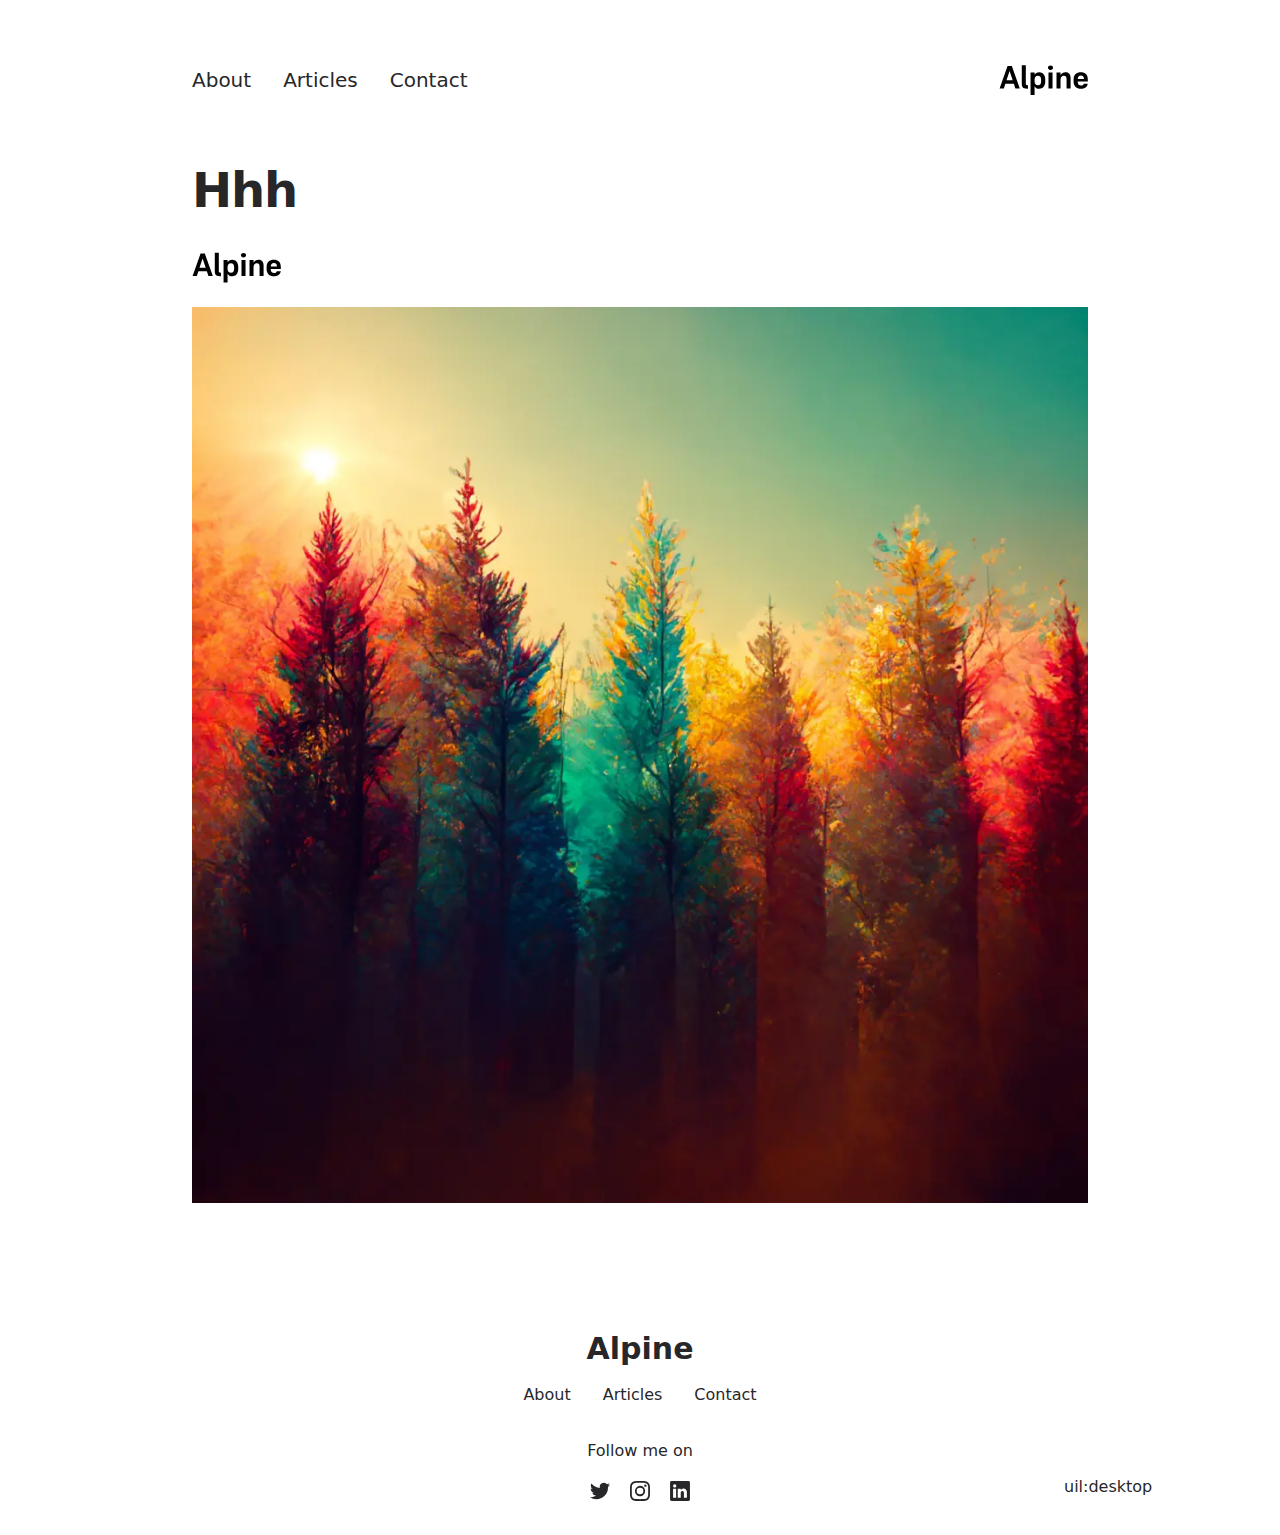
<file: articles/hhh/index.html>
<!DOCTYPE html>
<html  lang="en">
<head><meta charset="utf-8">
<meta name="viewport" content="width=device-width, initial-scale=1">
<title>Hhh</title>
<meta name="twitter:card" content="summary_large_image">
<meta name="description" content="The minimalist blog theme">
<meta property="og:description" content="The minimalist blog theme">
<meta property="og:image" content="/social-card-preview.png">
<meta property="og:image:width" content="400">
<meta property="og:image:height" content="300">
<meta property="og:image:alt" content="An image showcasing my project.">
<meta property="og:title" content="Hhh">
<link rel="preload" as="fetch" crossorigin="anonymous" href="/articles/hhh/_payload.json">
<link rel="stylesheet" href="/_nuxt/entry.9d7a7a4f.css">
<link rel="stylesheet" href="/_nuxt/DocumentDrivenNotFound.f4a2ab44.css">
<link rel="stylesheet" href="/_nuxt/ProseH1.337dadeb.css">
<link rel="stylesheet" href="/_nuxt/ProseP.0de71350.css">
<link rel="stylesheet" href="/_nuxt/ProseImg.fefb7ddd.css">
<link rel="modulepreload" as="script" crossorigin href="/_nuxt/entry.7bab7b47.js">
<link rel="modulepreload" as="script" crossorigin href="/_nuxt/NuxtImg.dc6b8fa9.js">
<link rel="modulepreload" as="script" crossorigin href="/_nuxt/document-driven.dd75201e.js">
<link rel="modulepreload" as="script" crossorigin href="/_nuxt/DocumentDrivenEmpty.a6d3390a.js">
<link rel="modulepreload" as="script" crossorigin href="/_nuxt/ContentRenderer.80a444b1.js">
<link rel="modulepreload" as="script" crossorigin href="/_nuxt/ContentRendererMarkdown.vue.833b95d3.js">
<link rel="modulepreload" as="script" crossorigin href="/_nuxt/DocumentDrivenNotFound.afc99674.js">
<link rel="modulepreload" as="script" crossorigin href="/_nuxt/page.4bfcc43c.js">
<link rel="modulepreload" as="script" crossorigin href="/_nuxt/ContentRendererMarkdown.aa073cbf.js">
<link rel="modulepreload" as="script" crossorigin href="/_nuxt/ProseH1.22000c1c.js">
<link rel="modulepreload" as="script" crossorigin href="/_nuxt/ProseP.fb992460.js">
<link rel="modulepreload" as="script" crossorigin href="/_nuxt/ProseImg.6cf7f3cb.js">
<link rel="prefetch" as="style" href="/_nuxt/article.758fcc1c.css">
<link rel="prefetch" as="style" href="/_nuxt/ProseA.1addd5de.css">
<link rel="prefetch" as="script" crossorigin href="/_nuxt/article.21a29a1a.js">
<link rel="prefetch" as="script" crossorigin href="/_nuxt/ProseA.e78e5e14.js">
<link rel="prefetch" as="script" crossorigin href="/_nuxt/date.824a539b.js">
<link rel="prefetch" as="script" crossorigin href="/_nuxt/default.775b7761.js">
<link rel="prefetch" as="script" crossorigin href="/_nuxt/client-db.09e0c037.js">
<link rel="prefetch" as="script" crossorigin href="/_nuxt/debug.f014a299.js">
<link rel="prefetch" as="style" href="/_nuxt/useStudio.f3e13c21.css">
<link rel="prefetch" as="script" crossorigin href="/_nuxt/useStudio.6dbfce4f.js">
<link rel="prefetch" as="style" href="/_nuxt/error-404.7910d5ca.css">
<link rel="prefetch" as="script" crossorigin href="/_nuxt/error-404.266d628f.js">
<link rel="prefetch" as="style" href="/_nuxt/error-500.1db01289.css">
<link rel="prefetch" as="script" crossorigin href="/_nuxt/error-500.db0f7578.js">
<script type="module" src="/_nuxt/entry.7bab7b47.js" crossorigin></script><style id="pinceau-runtime-hydratable">@media{.phy[--]{--puid:GI0u7M-v;}.pv-Z4-2E9{max-width:var(--elements-container-maxWidth);padding-left:var(--elements-container-padding-mobile);padding-right:var(--elements-container-padding-mobile);}@media (min-width: 475px){.pv-Z4-2E9{padding-left:var(--elements-container-padding-xs);padding-right:var(--elements-container-padding-xs);}}@media (min-width: 640px){.pv-Z4-2E9{padding-left:var(--elements-container-padding-sm);padding-right:var(--elements-container-padding-sm);}}@media (min-width: 768px){.pv-Z4-2E9{padding-left:var(--elements-container-padding-md);padding-right:var(--elements-container-padding-md);}}} </style><style id="pinceau-theme">@media { :root {--pinceau-mq: initial; --alpine-readableLine: 68ch;--alpine-backdrop-backgroundColor: #f4f4f5b3;--prose-code-inline-padding: 0.2rem 0.375rem 0.2rem 0.375rem;--prose-code-block-backdropFilter: contrast(1);--prose-code-block-border-style: solid;--prose-code-block-border-width: 1px;--prose-tbody-tr-borderBottom-style: dashed;--prose-tbody-tr-borderBottom-width: 1px;--prose-th-textAlign: inherit;--prose-thead-borderBottom-style: solid;--prose-thead-borderBottom-width: 1px;--prose-thead-border-style: solid;--prose-thead-border-width: 0px;--prose-table-textAlign: start;--prose-hr-width: 1px;--prose-hr-style: solid;--prose-li-listStylePosition: outside;--prose-ol-li-markerColor: currentColor;--prose-ol-paddingInlineStart: 21px;--prose-ol-listStyleType: decimal;--prose-ul-li-markerColor: currentColor;--prose-ul-paddingInlineStart: 21px;--prose-ul-listStyleType: disc;--prose-blockquote-border-style: solid;--prose-blockquote-border-width: 4px;--prose-blockquote-quotes: '201C' '201D' '2018' '2019';--prose-blockquote-paddingInlineStart: 24px;--prose-a-code-color-hover: currentColor;--prose-a-code-color-static: currentColor;--prose-a-hasCode-borderBottom: none;--prose-a-border-distance: 2px;--prose-a-border-color-hover: currentColor;--prose-a-border-color-static: currentColor;--prose-a-border-style-hover: solid;--prose-a-border-style-static: dashed;--prose-a-border-width: 1px;--prose-a-color-static: inherit;--prose-a-textDecoration: none;--prose-h6-margin: 3rem 0 2rem;--prose-h5-margin: 3rem 0 2rem;--prose-h4-margin: 3rem 0 2rem;--prose-h3-margin: 3rem 0 2rem;--prose-h2-margin: 3rem 0 2rem;--prose-h1-margin: 0 0 2rem;--prose-p-fontSize: 18px;--typography-lead-loose: 2;--typography-lead-relaxed: 1.625;--typography-lead-normal: 1.5;--typography-lead-snug: 1.375;--typography-lead-tight: 1.25;--typography-lead-none: 1;--typography-lead-10: 2.5rem;--typography-lead-9: 2.25rem;--typography-lead-8: 2rem;--typography-lead-7: 1.75rem;--typography-lead-6: 1.5rem;--typography-lead-5: 1.25rem;--typography-lead-4: 1rem;--typography-lead-3: .75rem;--typography-lead-2: .5rem;--typography-lead-1: .025rem;--typography-fontWeight-black: 900;--typography-fontWeight-extrabold: 800;--typography-fontWeight-bold: 700;--typography-fontWeight-semibold: 600;--typography-fontWeight-medium: 500;--typography-fontWeight-normal: 400;--typography-fontWeight-light: 300;--typography-fontWeight-extralight: 200;--typography-fontWeight-thin: 100;--typography-fontSize-9xl: 128px;--typography-fontSize-8xl: 96px;--typography-fontSize-7xl: 72px;--typography-fontSize-6xl: 60px;--typography-fontSize-5xl: 48px;--typography-fontSize-4xl: 36px;--typography-fontSize-3xl: 30px;--typography-fontSize-2xl: 24px;--typography-fontSize-xl: 20px;--typography-fontSize-lg: 18px;--typography-fontSize-base: 16px;--typography-fontSize-sm: 14px;--typography-fontSize-xs: 12px;--typography-letterSpacing-wide: 0.025em;--typography-letterSpacing-tight: -0.025em;--typography-verticalMargin-base: 24px;--typography-verticalMargin-sm: 16px;--elements-border-secondary-hover: [object Object];--elements-backdrop-background: #fffc;--elements-backdrop-filter: saturate(200%) blur(20px);--elements-container-maxWidth: 64rem;--lead-loose: 2;--lead-relaxed: 1.625;--lead-normal: 1.5;--lead-snug: 1.375;--lead-tight: 1.25;--lead-none: 1;--lead-10: 2.5rem;--lead-9: 2.25rem;--lead-8: 2rem;--lead-7: 1.75rem;--lead-6: 1.5rem;--lead-5: 1.25rem;--lead-4: 1rem;--lead-3: .75rem;--lead-2: .5rem;--lead-1: .025rem;--letterSpacing-widest: 0.1em;--letterSpacing-wider: 0.05em;--letterSpacing-wide: 0.025em;--letterSpacing-normal: 0em;--letterSpacing-tight: -0.025em;--letterSpacing-tighter: -0.05em;--fontSize-9xl: 8rem;--fontSize-8xl: 6rem;--fontSize-7xl: 4.5rem;--fontSize-6xl: 3.75rem;--fontSize-5xl: 3rem;--fontSize-4xl: 2.25rem;--fontSize-3xl: 1.875rem;--fontSize-2xl: 1.5rem;--fontSize-xl: 1.25rem;--fontSize-lg: 1.125rem;--fontSize-base: 1rem;--fontSize-sm: 0.875rem;--fontSize-xs: 0.75rem;--fontWeight-black: 900;--fontWeight-extrabold: 800;--fontWeight-bold: 700;--fontWeight-semibold: 600;--fontWeight-medium: 500;--fontWeight-normal: 400;--fontWeight-light: 300;--fontWeight-extralight: 200;--fontWeight-thin: 100;--font-mono: ui-monospace, SFMono-Regular, Menlo, Monaco, Consolas, Liberation Mono, Courier New, monospace;--font-serif: ui-serif, Georgia, Cambria, Times New Roman, Times, serif;--font-sans: ui-sans-serif, system-ui, -apple-system, BlinkMacSystemFont, Segoe UI, Roboto, Helvetica Neue, Arial, Noto Sans, sans-serif, Apple Color Emoji, Segoe UI Emoji, Segoe UI Symbol, Noto Color Emoji;--opacity-total: 1;--opacity-high: 0.8;--opacity-medium: 0.5;--opacity-soft: 0.3;--opacity-light: 0.15;--opacity-bright: 0.1;--opacity-noOpacity: 0;--borderWidth-lg: 3px;--borderWidth-md: 2px;--borderWidth-sm: 1px;--borderWidth-noBorder: 0;--space-rem-875: 0.875rem;--space-rem-625: 0.625rem;--space-rem-375: 0.375rem;--space-rem-125: 0.125rem;--space-px: 1px;--space-128: 32rem;--space-96: 24rem;--space-80: 20rem;--space-72: 18rem;--space-64: 16rem;--space-60: 15rem;--space-56: 14rem;--space-52: 13rem;--space-48: 12rem;--space-44: 11rem;--space-40: 10rem;--space-36: 9rem;--space-32: 8rem;--space-28: 7rem;--space-24: 6rem;--space-20: 5rem;--space-16: 4rem;--space-14: 3.5rem;--space-12: 3rem;--space-11: 2.75rem;--space-10: 2.5rem;--space-9: 2.25rem;--space-8: 2rem;--space-7: 1.75rem;--space-6: 1.5rem;--space-5: 1.25rem;--space-4: 1rem;--space-3: 0.75rem;--space-2: 0.5rem;--space-1: 0.25rem;--space-0: 0px;--size-full: 100%;--size-7xl: 80rem;--size-6xl: 72rem;--size-5xl: 64rem;--size-4xl: 56rem;--size-3xl: 48rem;--size-2xl: 42rem;--size-xl: 36rem;--size-lg: 32rem;--size-md: 28rem;--size-sm: 24rem;--size-xs: 20rem;--size-200: 200px;--size-104: 104px;--size-80: 80px;--size-64: 64px;--size-56: 56px;--size-48: 48px;--size-40: 40px;--size-32: 32px;--size-24: 24px;--size-20: 20px;--size-16: 16px;--size-12: 12px;--size-8: 8px;--size-6: 6px;--size-4: 4px;--size-2: 2px;--size-0: 0px;--radii-full: 9999px;--radii-3xl: 1.75rem;--radii-2xl: 1.5rem;--radii-xl: 1rem;--radii-lg: 0.75rem;--radii-md: 0.5rem;--radii-sm: 0.375rem;--radii-xs: 0.25rem;--radii-2xs: 0.125rem;--radii-none: 0px;--shadow-none: 0px 0px 0px 0px transparent;--shadow-lg: 0px 10px 15px -3px #000000, 0px 4px 6px -4px #000000;--shadow-md: 0px 4px 6px -1px #000000, 0px 2px 4px -2px #000000;--shadow-sm: 0px 1px 3px 0px #000000, 0px 1px 2px -1px #000000;--shadow-xs: 0px 1px 2px 0px #000000;--height-screen: 100vh;--width-screen: 100vw;--color-primary-900: #002e38;--color-primary-800: #005c70;--color-primary-700: #008aa9;--color-primary-600: #00b9e1;--color-primary-500: #1ad6ff;--color-primary-400: #40ddff;--color-primary-300: #66e4ff;--color-primary-200: #8deaff;--color-primary-100: #b3f1ff;--color-primary-50: #d9f8ff;--color-ruby-900: #380011;--color-ruby-800: #700021;--color-ruby-700: #a90032;--color-ruby-600: #e10043;--color-ruby-500: #ff1a5e;--color-ruby-400: #ff4079;--color-ruby-300: #ff6694;--color-ruby-200: #ff8dae;--color-ruby-100: #ffb3c9;--color-ruby-50: #ffd9e4;--color-pink-900: #380025;--color-pink-800: #70004b;--color-pink-700: #a90070;--color-pink-600: #e10095;--color-pink-500: #ff1ab2;--color-pink-400: #ff40bf;--color-pink-300: #ff66cc;--color-pink-200: #ff8dd8;--color-pink-100: #ffb3e5;--color-pink-50: #ffd9f2;--color-purple-900: #190038;--color-purple-800: #330070;--color-purple-700: #4c00a9;--color-purple-600: #6500e1;--color-purple-500: #811aff;--color-purple-400: #9640ff;--color-purple-300: #ab66ff;--color-purple-200: #c08dff;--color-purple-100: #d5b3ff;--color-purple-50: #ead9ff;--color-royalblue-900: #0b0531;--color-royalblue-800: #160a62;--color-royalblue-700: #211093;--color-royalblue-600: #2c15c4;--color-royalblue-500: #4127e8;--color-royalblue-400: #614bec;--color-royalblue-300: #806ff0;--color-royalblue-200: #a093f3;--color-royalblue-100: #c0b7f7;--color-royalblue-50: #dfdbfb;--color-indigoblue-900: #001238;--color-indigoblue-800: #002370;--color-indigoblue-700: #0035a9;--color-indigoblue-600: #0047e1;--color-indigoblue-500: #1a62ff;--color-indigoblue-400: #407cff;--color-indigoblue-300: #6696ff;--color-indigoblue-200: #8db0ff;--color-indigoblue-100: #b3cbff;--color-indigoblue-50: #d9e5ff;--color-blue-900: #002438;--color-blue-800: #004870;--color-blue-700: #006ca9;--color-blue-600: #0090e1;--color-blue-500: #1aadff;--color-blue-400: #40bbff;--color-blue-300: #66c8ff;--color-blue-200: #8dd6ff;--color-blue-100: #b3e4ff;--color-blue-50: #d9f1ff;--color-lightblue-900: #002e38;--color-lightblue-800: #005c70;--color-lightblue-700: #008aa9;--color-lightblue-600: #00b9e1;--color-lightblue-500: #1ad6ff;--color-lightblue-400: #40ddff;--color-lightblue-300: #66e4ff;--color-lightblue-200: #8deaff;--color-lightblue-100: #b3f1ff;--color-lightblue-50: #d9f8ff;--color-teal-900: #062a28;--color-teal-800: #0b544f;--color-teal-700: #117d77;--color-teal-600: #16a79e;--color-teal-500: #1cd1c6;--color-teal-400: #36e4da;--color-teal-300: #5fe9e1;--color-teal-200: #87efe9;--color-teal-100: #aff4f0;--color-teal-50: #d7faf8;--color-pear-900: #2a2b09;--color-pear-800: #545512;--color-pear-700: #7e801b;--color-pear-600: #a8aa24;--color-pear-500: #d0d32f;--color-pear-400: #d8da52;--color-pear-300: #e0e274;--color-pear-200: #e8e997;--color-pear-100: #eff0ba;--color-pear-50: #f7f8dc;--color-red-900: #380300;--color-red-800: #700700;--color-red-700: #a90a00;--color-red-600: #e10e00;--color-red-500: #ff281a;--color-red-400: #ff4c40;--color-red-300: #ff7066;--color-red-200: #ff948d;--color-red-100: #ffb7b3;--color-red-50: #ffdbd9;--color-orange-900: #381800;--color-orange-800: #702f00;--color-orange-700: #a94700;--color-orange-600: #e15e00;--color-orange-500: #ff7a1a;--color-orange-400: #ff9040;--color-orange-300: #ffa666;--color-orange-200: #ffbd8d;--color-orange-100: #ffd3b3;--color-orange-50: #ffe9d9;--color-yellow-900: #362b03;--color-yellow-800: #6d5605;--color-yellow-700: #a38108;--color-yellow-600: #daac0a;--color-yellow-500: #f5c828;--color-yellow-400: #f7d14c;--color-yellow-300: #f8da70;--color-yellow-200: #fae393;--color-yellow-100: #fcedb7;--color-yellow-50: #fdf6db;--color-green-900: #003f25;--color-green-800: #005e38;--color-green-700: #007e4a;--color-green-600: #009d5d;--color-green-500: #00bd6f;--color-green-400: #00dc82;--color-green-300: #30ffaa;--color-green-200: #83ffcc;--color-green-100: #acffdd;--color-green-50: #d6ffee;--color-gray-900: #18181B;--color-gray-800: #27272A;--color-gray-700: #3f3f46;--color-gray-600: #52525B;--color-gray-500: #71717A;--color-gray-400: #a1a1aa;--color-gray-300: #D4d4d8;--color-gray-200: #e4e4e7;--color-gray-100: #f4f4f5;--color-gray-50: #fafafa;--color-black: #0c0c0d;--color-white: #FFFFFF;--media-portrait: only screen and (orientation: portrait);--media-landscape: only screen and (orientation: landscape);--media-rm: (prefers-reduced-motion: reduce);--media-2xl: (min-width: 1536px);--media-xl: (min-width: 1280px);--media-lg: (min-width: 1024px);--media-md: (min-width: 768px);--media-sm: (min-width: 640px);--media-xs: (min-width: 475px);--alpine-body-color: var(--color-gray-800);--alpine-body-backgroundColor: var(--color-white);--prose-code-inline-fontWeight: var(--typography-fontWeight-normal);--prose-code-inline-fontSize: var(--typography-fontSize-sm);--prose-code-inline-borderRadius: var(--radii-xs);--prose-code-block-pre-padding: var(--typography-verticalMargin-sm);--prose-code-block-margin: var(--typography-verticalMargin-base) 0;--prose-code-block-fontSize: var(--typography-fontSize-sm);--prose-tbody-code-inline-fontSize: var(--typography-fontSize-sm);--prose-tbody-td-padding: var(--typography-verticalMargin-sm);--prose-th-fontWeight: var(--typography-fontWeight-semibold);--prose-th-padding: 0 var(--typography-verticalMargin-sm) var(--typography-verticalMargin-sm) var(--typography-verticalMargin-sm);--prose-table-lineHeight: var(--typography-lead-6);--prose-table-fontSize: var(--typography-fontSize-sm);--prose-table-margin: var(--typography-verticalMargin-base) 0;--prose-hr-margin: var(--typography-verticalMargin-base) 0;--prose-li-margin: var(--typography-verticalMargin-sm) 0;--prose-ol-margin: var(--typography-verticalMargin-base) 0;--prose-ul-margin: var(--typography-verticalMargin-base) 0;--prose-blockquote-margin: var(--typography-verticalMargin-base) 0;--prose-a-code-border-style: var(--prose-a-border-style-static);--prose-a-code-border-width: var(--prose-a-border-width);--prose-a-fontWeight: var(--typography-fontWeight-medium);--prose-img-margin: var(--typography-verticalMargin-base) 0;--prose-strong-fontWeight: var(--typography-fontWeight-semibold);--prose-h6-iconSize: var(--typography-fontSize-base);--prose-h6-fontWeight: var(--typography-fontWeight-semibold);--prose-h6-lineHeight: var(--typography-lead-normal);--prose-h6-fontSize: var(--typography-fontSize-lg);--prose-h5-iconSize: var(--typography-fontSize-lg);--prose-h5-fontWeight: var(--typography-fontWeight-semibold);--prose-h5-lineHeight: var(--typography-lead-snug);--prose-h5-fontSize: var(--typography-fontSize-xl);--prose-h4-iconSize: var(--typography-fontSize-lg);--prose-h4-letterSpacing: var(--typography-letterSpacing-tight);--prose-h4-fontWeight: var(--typography-fontWeight-semibold);--prose-h4-lineHeight: var(--typography-lead-snug);--prose-h4-fontSize: var(--typography-fontSize-2xl);--prose-h3-iconSize: var(--typography-fontSize-xl);--prose-h3-letterSpacing: var(--typography-letterSpacing-tight);--prose-h3-fontWeight: var(--typography-fontWeight-semibold);--prose-h3-lineHeight: var(--typography-lead-snug);--prose-h3-fontSize: var(--typography-fontSize-3xl);--prose-h2-iconSize: var(--typography-fontSize-2xl);--prose-h2-letterSpacing: var(--typography-letterSpacing-tight);--prose-h2-fontWeight: var(--typography-fontWeight-semibold);--prose-h2-lineHeight: var(--typography-lead-tight);--prose-h2-fontSize: var(--typography-fontSize-4xl);--prose-h1-iconSize: var(--typography-fontSize-3xl);--prose-h1-letterSpacing: var(--typography-letterSpacing-tight);--prose-h1-fontWeight: var(--typography-fontWeight-bold);--prose-h1-lineHeight: var(--typography-lead-tight);--prose-h1-fontSize: var(--typography-fontSize-5xl);--prose-p-br-margin: var(--typography-verticalMargin-base) 0 0 0;--prose-p-margin: var(--typography-verticalMargin-base) 0;--prose-p-lineHeight: var(--typography-lead-normal);--typography-color-primary-900: var(--color-primary-900);--typography-color-primary-800: var(--color-primary-800);--typography-color-primary-700: var(--color-primary-700);--typography-color-primary-600: var(--color-primary-600);--typography-color-primary-500: var(--color-primary-500);--typography-color-primary-400: var(--color-primary-400);--typography-color-primary-300: var(--color-primary-300);--typography-color-primary-200: var(--color-primary-200);--typography-color-primary-100: var(--color-primary-100);--typography-color-primary-50: var(--color-primary-50);--typography-font-code: var(--font-mono);--typography-font-body: var(--font-sans);--typography-font-display: var(--font-sans);--typography-body-backgroundColor: var(--color-white);--typography-body-color: var(--color-black);--elements-state-danger-borderColor-secondary: var(--color-red-200);--elements-state-danger-borderColor-primary: var(--color-red-100);--elements-state-danger-backgroundColor-secondary: var(--color-red-100);--elements-state-danger-backgroundColor-primary: var(--color-red-50);--elements-state-danger-color-secondary: var(--color-red-600);--elements-state-danger-color-primary: var(--color-red-500);--elements-state-warning-borderColor-secondary: var(--color-yellow-200);--elements-state-warning-borderColor-primary: var(--color-yellow-100);--elements-state-warning-backgroundColor-secondary: var(--color-yellow-100);--elements-state-warning-backgroundColor-primary: var(--color-yellow-50);--elements-state-warning-color-secondary: var(--color-yellow-700);--elements-state-warning-color-primary: var(--color-yellow-600);--elements-state-success-borderColor-secondary: var(--color-green-200);--elements-state-success-borderColor-primary: var(--color-green-100);--elements-state-success-backgroundColor-secondary: var(--color-green-100);--elements-state-success-backgroundColor-primary: var(--color-green-50);--elements-state-success-color-secondary: var(--color-green-600);--elements-state-success-color-primary: var(--color-green-500);--elements-state-info-borderColor-secondary: var(--color-blue-200);--elements-state-info-borderColor-primary: var(--color-blue-100);--elements-state-info-backgroundColor-secondary: var(--color-blue-100);--elements-state-info-backgroundColor-primary: var(--color-blue-50);--elements-state-info-color-secondary: var(--color-blue-600);--elements-state-info-color-primary: var(--color-blue-500);--elements-state-primary-borderColor-secondary: var(--color-primary-200);--elements-state-primary-borderColor-primary: var(--color-primary-100);--elements-state-primary-backgroundColor-secondary: var(--color-primary-100);--elements-state-primary-backgroundColor-primary: var(--color-primary-50);--elements-state-primary-color-secondary: var(--color-primary-700);--elements-state-primary-color-primary: var(--color-primary-600);--elements-surface-secondary-backgroundColor: var(--color-gray-200);--elements-surface-primary-backgroundColor: var(--color-gray-100);--elements-surface-background-base: var(--color-gray-100);--elements-border-secondary-static: var(--color-gray-200);--elements-border-primary-hover: var(--color-gray-200);--elements-border-primary-static: var(--color-gray-100);--elements-container-padding-md: var(--space-16);--elements-container-padding-sm: var(--space-12);--elements-container-padding-xs: var(--space-8);--elements-container-padding-mobile: var(--space-6);--elements-text-secondary-color-hover: var(--color-gray-700);--elements-text-secondary-color-static: var(--color-gray-500);--elements-text-primary-color-static: var(--color-gray-900);--text-6xl-lineHeight: var(--lead-none);--text-6xl-fontSize: var(--fontSize-6xl);--text-5xl-lineHeight: var(--lead-none);--text-5xl-fontSize: var(--fontSize-5xl);--text-4xl-lineHeight: var(--lead-10);--text-4xl-fontSize: var(--fontSize-4xl);--text-3xl-lineHeight: var(--lead-9);--text-3xl-fontSize: var(--fontSize-3xl);--text-2xl-lineHeight: var(--lead-8);--text-2xl-fontSize: var(--fontSize-2xl);--text-xl-lineHeight: var(--lead-7);--text-xl-fontSize: var(--fontSize-xl);--text-lg-lineHeight: var(--lead-7);--text-lg-fontSize: var(--fontSize-lg);--text-base-lineHeight: var(--lead-6);--text-base-fontSize: var(--fontSize-base);--text-sm-lineHeight: var(--lead-5);--text-sm-fontSize: var(--fontSize-sm);--text-xs-lineHeight: var(--lead-4);--text-xs-fontSize: var(--fontSize-xs);--shadow-2xl: 0px 25px 50px -12px var(--color-gray-900);--shadow-xl: 0px 20px 25px -5px var(--color-gray-400), 0px 8px 10px -6px #000000;--color-secondary-900: var(--color-gray-900);--color-secondary-800: var(--color-gray-800);--color-secondary-700: var(--color-gray-700);--color-secondary-600: var(--color-gray-600);--color-secondary-500: var(--color-gray-500);--color-secondary-400: var(--color-gray-400);--color-secondary-300: var(--color-gray-300);--color-secondary-200: var(--color-gray-200);--color-secondary-100: var(--color-gray-100);--color-secondary-50: var(--color-gray-50);--prose-a-code-background-hover: var(--typography-color-primary-50);--prose-a-code-border-color-hover: var(--typography-color-primary-500);--prose-a-color-hover: var(--typography-color-primary-500);--typography-color-secondary-900: var(--color-secondary-900);--typography-color-secondary-800: var(--color-secondary-800);--typography-color-secondary-700: var(--color-secondary-700);--typography-color-secondary-600: var(--color-secondary-600);--typography-color-secondary-500: var(--color-secondary-500);--typography-color-secondary-400: var(--color-secondary-400);--typography-color-secondary-300: var(--color-secondary-300);--typography-color-secondary-200: var(--color-secondary-200);--typography-color-secondary-100: var(--color-secondary-100);--typography-color-secondary-50: var(--color-secondary-50);--prose-code-inline-backgroundColor: var(--typography-color-secondary-100);--prose-code-inline-color: var(--typography-color-secondary-700);--prose-code-block-backgroundColor: var(--typography-color-secondary-100);--prose-code-block-color: var(--typography-color-secondary-700);--prose-code-block-border-color: var(--typography-color-secondary-200);--prose-tbody-tr-borderBottom-color: var(--typography-color-secondary-200);--prose-th-color: var(--typography-color-secondary-600);--prose-thead-borderBottom-color: var(--typography-color-secondary-200);--prose-thead-border-color: var(--typography-color-secondary-300);--prose-hr-color: var(--typography-color-secondary-200);--prose-blockquote-border-color: var(--typography-color-secondary-200);--prose-blockquote-color: var(--typography-color-secondary-500);--prose-a-code-border-color-static: var(--typography-color-secondary-400); } }@media { :root.dark {--pinceau-mq: dark; --alpine-backdrop-backgroundColor: #18181bb3;--prose-code-block-backdropFilter: contrast(1);--prose-ol-li-markerColor: currentColor;--prose-ul-li-markerColor: currentColor;--prose-a-code-color-hover: currentColor;--prose-a-code-color-static: currentColor;--prose-a-border-color-hover: currentColor;--prose-a-border-color-static: currentColor;--prose-a-color-static: inherit;--elements-backdrop-background: #0c0d0ccc;--alpine-body-color: var(--color-gray-200);--alpine-body-backgroundColor: var(--color-black);--typography-body-backgroundColor: var(--color-black);--typography-body-color: var(--color-white);--elements-state-danger-borderColor-secondary: var(--color-red-700);--elements-state-danger-borderColor-primary: var(--color-red-800);--elements-state-danger-backgroundColor-secondary: var(--color-red-800);--elements-state-danger-backgroundColor-primary: var(--color-red-900);--elements-state-danger-color-secondary: var(--color-red-200);--elements-state-danger-color-primary: var(--color-red-300);--elements-state-warning-borderColor-secondary: var(--color-yellow-700);--elements-state-warning-borderColor-primary: var(--color-yellow-800);--elements-state-warning-backgroundColor-secondary: var(--color-yellow-800);--elements-state-warning-backgroundColor-primary: var(--color-yellow-900);--elements-state-warning-color-secondary: var(--color-yellow-200);--elements-state-warning-color-primary: var(--color-yellow-400);--elements-state-success-borderColor-secondary: var(--color-green-700);--elements-state-success-borderColor-primary: var(--color-green-800);--elements-state-success-backgroundColor-secondary: var(--color-green-800);--elements-state-success-backgroundColor-primary: var(--color-green-900);--elements-state-success-color-secondary: var(--color-green-200);--elements-state-success-color-primary: var(--color-green-400);--elements-state-info-borderColor-secondary: var(--color-blue-700);--elements-state-info-borderColor-primary: var(--color-blue-800);--elements-state-info-backgroundColor-secondary: var(--color-blue-800);--elements-state-info-backgroundColor-primary: var(--color-blue-900);--elements-state-info-color-secondary: var(--color-blue-200);--elements-state-info-color-primary: var(--color-blue-400);--elements-state-primary-borderColor-secondary: var(--color-primary-700);--elements-state-primary-borderColor-primary: var(--color-primary-800);--elements-state-primary-backgroundColor-secondary: var(--color-primary-800);--elements-state-primary-backgroundColor-primary: var(--color-primary-900);--elements-state-primary-color-secondary: var(--color-primary-200);--elements-state-primary-color-primary: var(--color-primary-400);--elements-surface-secondary-backgroundColor: var(--color-gray-800);--elements-surface-primary-backgroundColor: var(--color-gray-900);--elements-surface-background-base: var(--color-gray-900);--elements-border-secondary-static: var(--color-gray-800);--elements-border-primary-hover: var(--color-gray-800);--elements-border-primary-static: var(--color-gray-900);--elements-text-secondary-color-hover: var(--color-gray-200);--elements-text-secondary-color-static: var(--color-gray-400);--elements-text-primary-color-static: var(--color-gray-50);--prose-a-code-background-hover: var(--typography-color-primary-900);--prose-a-code-border-color-hover: var(--typography-color-primary-600);--prose-a-color-hover: var(--typography-color-primary-400);--prose-code-inline-backgroundColor: var(--typography-color-secondary-800);--prose-code-inline-color: var(--typography-color-secondary-200);--prose-code-block-backgroundColor: var(--typography-color-secondary-900);--prose-code-block-color: var(--typography-color-secondary-200);--prose-code-block-border-color: var(--typography-color-secondary-800);--prose-tbody-tr-borderBottom-color: var(--typography-color-secondary-800);--prose-th-color: var(--typography-color-secondary-400);--prose-thead-borderBottom-color: var(--typography-color-secondary-800);--prose-thead-border-color: var(--typography-color-secondary-600);--prose-hr-color: var(--typography-color-secondary-800);--prose-blockquote-border-color: var(--typography-color-secondary-700);--prose-blockquote-color: var(--typography-color-secondary-400);--prose-a-code-border-color-static: var(--typography-color-secondary-600); } }</style><script>"use strict";(()=>{const a=window,e=document.documentElement,m=["dark","light"],c=window&&window.localStorage&&window.localStorage.getItem&&window.localStorage.getItem("nuxt-color-mode")||"system";let n=c==="system"?d():c;const l=e.getAttribute("data-color-mode-forced");l&&(n=l),i(n),a["__NUXT_COLOR_MODE__"]={preference:c,value:n,getColorScheme:d,addColorScheme:i,removeColorScheme:f};function i(o){const t=""+o+"",s="";e.classList?e.classList.add(t):e.className+=" "+t,s&&e.setAttribute("data-"+s,o)}function f(o){const t=""+o+"",s="";e.classList?e.classList.remove(t):e.className=e.className.replace(new RegExp(t,"g"),""),s&&e.removeAttribute("data-"+s)}function r(o){return a.matchMedia("(prefers-color-scheme"+o+")")}function d(){if(a.matchMedia&&r("").media!=="not all"){for(const o of m)if(r(":"+o).matches)return o}return"light"}})();
</script></head>
<body ><div id="__nuxt"><div class="container pv-Z4-2E9 pc-GI0u7M app-layout" data-v-ef8a7aba data-v-4f31ff05><!--[--><div class="nuxt-progress" style="width:0%;height:3px;opacity:0;background-size:Infinity% auto;" data-v-ef8a7aba></div><header class="right" data-v-ef8a7aba data-v-931ee485><div class="menu" data-v-931ee485><button aria-label="Navigation Menu" data-v-931ee485><svg width="24" height="24" viewBox="0 0 68 68" fill="currentColor" xmlns="http://www.w3.org/2000/svg" data-v-931ee485><path d="M8 34C8 32.1362 8 31.2044 8.30448 30.4693C8.71046 29.4892 9.48915 28.7105 10.4693 28.3045C11.2044 28 12.1362 28 14 28C15.8638 28 16.7956 28 17.5307 28.3045C18.5108 28.7105 19.2895 29.4892 19.6955 30.4693C20 31.2044 20 32.1362 20 34C20 35.8638 20 36.7956 19.6955 37.5307C19.2895 38.5108 18.5108 39.2895 17.5307 39.6955C16.7956 40 15.8638 40 14 40C12.1362 40 11.2044 40 10.4693 39.6955C9.48915 39.2895 8.71046 38.5108 8.30448 37.5307C8 36.7956 8 35.8638 8 34Z" data-v-931ee485></path><path d="M28 34C28 32.1362 28 31.2044 28.3045 30.4693C28.7105 29.4892 29.4892 28.7105 30.4693 28.3045C31.2044 28 32.1362 28 34 28C35.8638 28 36.7956 28 37.5307 28.3045C38.5108 28.7105 39.2895 29.4892 39.6955 30.4693C40 31.2044 40 32.1362 40 34C40 35.8638 40 36.7956 39.6955 37.5307C39.2895 38.5108 38.5108 39.2895 37.5307 39.6955C36.7956 40 35.8638 40 34 40C32.1362 40 31.2044 40 30.4693 39.6955C29.4892 39.2895 28.7105 38.5108 28.3045 37.5307C28 36.7956 28 35.8638 28 34Z" data-v-931ee485></path><path d="M48 34C48 32.1362 48 31.2044 48.3045 30.4693C48.7105 29.4892 49.4892 28.7105 50.4693 28.3045C51.2044 28 52.1362 28 54 28C55.8638 28 56.7956 28 57.5307 28.3045C58.5108 28.7105 59.2895 29.4892 59.6955 30.4693C60 31.2044 60 32.1362 60 34C60 35.8638 60 36.7956 59.6955 37.5307C59.2895 38.5108 58.5108 39.2895 57.5307 39.6955C56.7956 40 55.8638 40 54 40C52.1362 40 51.2044 40 50.4693 39.6955C49.4892 39.2895 48.7105 38.5108 48.3045 37.5307C48 36.7956 48 35.8638 48 34Z" data-v-931ee485></path></svg></button></div><div class="overlay" data-v-931ee485><nav data-v-931ee485 data-v-86e3b5ad><ul data-v-86e3b5ad><!--[--><li data-v-86e3b5ad><a href="/" class="" data-v-86e3b5ad><span class="underline-fx" data-v-86e3b5ad></span> About</a></li><li data-v-86e3b5ad><a href="/articles" class="" data-v-86e3b5ad><span class="underline-fx" data-v-86e3b5ad></span> Articles</a></li><li data-v-86e3b5ad><a href="/contact" class="" data-v-86e3b5ad><span class="underline-fx" data-v-86e3b5ad></span> Contact</a></li><!--]--></ul></nav></div><div class="logo" data-v-931ee485><a href="/" class="" data-v-931ee485><img src="/logo-dark.svg" class="dark-img" alt="alpine" width="89" height="31" data-v-931ee485><img src="/logo.svg" class="light-img" alt="alpine" width="89" height="31" data-v-931ee485></a></div><div class="main-nav" data-v-931ee485><nav data-v-931ee485 data-v-86e3b5ad><ul data-v-86e3b5ad><!--[--><li data-v-86e3b5ad><a href="/" class="" data-v-86e3b5ad><span class="underline-fx" data-v-86e3b5ad></span> About</a></li><li data-v-86e3b5ad><a href="/articles" class="" data-v-86e3b5ad><span class="underline-fx" data-v-86e3b5ad></span> Articles</a></li><li data-v-86e3b5ad><a href="/contact" class="" data-v-86e3b5ad><span class="underline-fx" data-v-86e3b5ad></span> Contact</a></li><!--]--></ul></nav></div></header><!--[--><div class="document-driven-page"><main><!--[--><div><h1 id="hhh" data-v-4a276db3><a aria-current="page" href="/articles/hhh#hhh" class="router-link-active router-link-exact-active" data-v-4a276db3><!--[-->Hhh<!--]--><!----></a></h1><p data-v-20eb8ea1><!--[--><img src="/logo.svg" alt="logo.svg" data-v-a63fa7f8><!--]--></p><p data-v-20eb8ea1><!--[--><img src="/alpine-2.webp" alt="alpine-2.webp" data-v-a63fa7f8><!--]--></p></div><!--]--></main></div><!--]--><footer class="center" data-v-ef8a7aba data-v-1045c1f9><a href="https://www.github.com/nuxt-themes/alpine" rel="noopener noreferrer" class="credits" data-v-1045c1f9>Alpine</a><div class="navigation" data-v-1045c1f9><nav data-v-1045c1f9 data-v-86e3b5ad><ul data-v-86e3b5ad><!--[--><li data-v-86e3b5ad><a href="/" class="" data-v-86e3b5ad><span class="underline-fx" data-v-86e3b5ad></span> About</a></li><li data-v-86e3b5ad><a href="/articles" class="" data-v-86e3b5ad><span class="underline-fx" data-v-86e3b5ad></span> Articles</a></li><li data-v-86e3b5ad><a href="/contact" class="" data-v-86e3b5ad><span class="underline-fx" data-v-86e3b5ad></span> Contact</a></li><!--]--></ul></nav></div><p class="message" data-v-1045c1f9>Follow me on</p><div class="icons" data-v-1045c1f9><div class="social" data-v-1045c1f9><!--[--><a href="https://twitter.com/nuxtlabs" rel="noopener noreferrer" target="_blank" title="nuxtlabs" aria-label="nuxtlabs" data-v-ae2aac46><svg xmlns="http://www.w3.org/2000/svg" xmlns:xlink="http://www.w3.org/1999/xlink" aria-hidden="true" role="img" class="icon" data-v-ae2aac46 style="" width="1em" height="1em" viewBox="0 0 24 24" data-v-10a93562><path fill="currentColor" d="M22 5.8a8.49 8.49 0 0 1-2.36.64a4.13 4.13 0 0 0 1.81-2.27a8.21 8.21 0 0 1-2.61 1a4.1 4.1 0 0 0-7 3.74a11.64 11.64 0 0 1-8.45-4.29a4.16 4.16 0 0 0-.55 2.07a4.09 4.09 0 0 0 1.82 3.41a4.05 4.05 0 0 1-1.86-.51v.05a4.1 4.1 0 0 0 3.3 4a3.93 3.93 0 0 1-1.1.17a4.9 4.9 0 0 1-.77-.07a4.11 4.11 0 0 0 3.83 2.84A8.22 8.22 0 0 1 3 18.34a7.93 7.93 0 0 1-1-.06a11.57 11.57 0 0 0 6.29 1.85A11.59 11.59 0 0 0 20 8.45v-.53a8.43 8.43 0 0 0 2-2.12"/></svg></a><a href="https://instagram.com/atinuxt" rel="noopener noreferrer" target="_blank" title="atinuxt" aria-label="atinuxt" data-v-ae2aac46><svg xmlns="http://www.w3.org/2000/svg" xmlns:xlink="http://www.w3.org/1999/xlink" aria-hidden="true" role="img" class="icon" data-v-ae2aac46 style="" width="1em" height="1em" viewBox="0 0 24 24" data-v-10a93562><path fill="currentColor" d="M17.34 5.46a1.2 1.2 0 1 0 1.2 1.2a1.2 1.2 0 0 0-1.2-1.2m4.6 2.42a7.59 7.59 0 0 0-.46-2.43a4.94 4.94 0 0 0-1.16-1.77a4.7 4.7 0 0 0-1.77-1.15a7.3 7.3 0 0 0-2.43-.47C15.06 2 14.72 2 12 2s-3.06 0-4.12.06a7.3 7.3 0 0 0-2.43.47a4.78 4.78 0 0 0-1.77 1.15a4.7 4.7 0 0 0-1.15 1.77a7.3 7.3 0 0 0-.47 2.43C2 8.94 2 9.28 2 12s0 3.06.06 4.12a7.3 7.3 0 0 0 .47 2.43a4.7 4.7 0 0 0 1.15 1.77a4.78 4.78 0 0 0 1.77 1.15a7.3 7.3 0 0 0 2.43.47C8.94 22 9.28 22 12 22s3.06 0 4.12-.06a7.3 7.3 0 0 0 2.43-.47a4.7 4.7 0 0 0 1.77-1.15a4.85 4.85 0 0 0 1.16-1.77a7.59 7.59 0 0 0 .46-2.43c0-1.06.06-1.4.06-4.12s0-3.06-.06-4.12M20.14 16a5.61 5.61 0 0 1-.34 1.86a3.06 3.06 0 0 1-.75 1.15a3.19 3.19 0 0 1-1.15.75a5.61 5.61 0 0 1-1.86.34c-1 .05-1.37.06-4 .06s-3 0-4-.06a5.73 5.73 0 0 1-1.94-.3a3.27 3.27 0 0 1-1.1-.75a3 3 0 0 1-.74-1.15a5.54 5.54 0 0 1-.4-1.9c0-1-.06-1.37-.06-4s0-3 .06-4a5.54 5.54 0 0 1 .35-1.9A3 3 0 0 1 5 5a3.14 3.14 0 0 1 1.1-.8A5.73 5.73 0 0 1 8 3.86c1 0 1.37-.06 4-.06s3 0 4 .06a5.61 5.61 0 0 1 1.86.34a3.06 3.06 0 0 1 1.19.8a3.06 3.06 0 0 1 .75 1.1a5.61 5.61 0 0 1 .34 1.9c.05 1 .06 1.37.06 4s-.01 3-.06 4M12 6.87A5.13 5.13 0 1 0 17.14 12A5.12 5.12 0 0 0 12 6.87m0 8.46A3.33 3.33 0 1 1 15.33 12A3.33 3.33 0 0 1 12 15.33"/></svg></a><a href="https://www.linkedin.com/company/nuxtlabs" rel="noopener noreferrer" target="_blank" title="LinkedIn" aria-label="LinkedIn" data-v-ae2aac46><svg xmlns="http://www.w3.org/2000/svg" xmlns:xlink="http://www.w3.org/1999/xlink" aria-hidden="true" role="img" class="icon" data-v-ae2aac46 style="" width="1em" height="1em" viewBox="0 0 24 24" data-v-10a93562><path fill="currentColor" d="M20.47 2H3.53a1.45 1.45 0 0 0-1.47 1.43v17.14A1.45 1.45 0 0 0 3.53 22h16.94a1.45 1.45 0 0 0 1.47-1.43V3.43A1.45 1.45 0 0 0 20.47 2M8.09 18.74h-3v-9h3ZM6.59 8.48a1.56 1.56 0 1 1 0-3.12a1.57 1.57 0 1 1 0 3.12m12.32 10.26h-3v-4.83c0-1.21-.43-2-1.52-2A1.65 1.65 0 0 0 12.85 13a2 2 0 0 0-.1.73v5h-3v-9h3V11a3 3 0 0 1 2.71-1.5c2 0 3.45 1.29 3.45 4.06Z"/></svg></a><!--]--></div><div class="color-mode-switch" data-v-1045c1f9><button aria-label="Color Mode" data-v-1045c1f9 data-v-e82d6a85><span data-v-e82d6a85></span></button></div></div></footer><!--]--></div></div><script type="application/json" id="__NUXT_DATA__" data-ssr="true" data-src="/articles/hhh/_payload.json">[{"state":1,"_errors":101,"serverRendered":68,"path":7,"prerenderedAt":103},["Reactive",2],{"$sdd-pages":3,"$sdd-surrounds":50,"$sdd-globals":64,"$scolor-mode":66,"$sdd-navigation":69,"$sicons":92},["ShallowRef",4],["ShallowReactive",5],{"/articles/hhh":6},{"_path":7,"_dir":8,"_draft":9,"_partial":9,"_locale":10,"title":11,"description":10,"body":12,"_type":44,"_id":45,"_source":46,"_file":47,"_extension":48,"layout":49},"/articles/hhh","articles",false,"","Hhh",{"type":13,"children":14,"toc":41},"root",[15,23,33],{"type":16,"tag":17,"props":18,"children":20},"element","h1",{"id":19},"hhh",[21],{"type":22,"value":11},"text",{"type":16,"tag":24,"props":25,"children":26},"p",{},[27],{"type":16,"tag":28,"props":29,"children":32},"img",{"alt":30,"src":31},"logo.svg","/logo.svg",[],{"type":16,"tag":24,"props":34,"children":35},{},[36],{"type":16,"tag":28,"props":37,"children":40},{"alt":38,"src":39},"alpine-2.webp","/alpine-2.webp",[],{"title":10,"searchDepth":42,"depth":42,"links":43},2,[],"markdown","content:articles:hhh.md","content","articles/hhh.md","md","page",["ShallowRef",51],["ShallowReactive",52],{"/articles/hhh":53},[54,63],{"_path":55,"_dir":8,"_draft":9,"_partial":9,"_locale":10,"title":56,"description":57,"cover":58,"date":59,"layout":60,"_type":44,"_id":61,"_source":46,"_file":62,"_extension":48},"/articles/design-tokens","Customize Alpine","Leverage the tokens.config.ts to give your identity to Alpine.","/articles/design-tokens.webp","2022-08-23T00:00:00.000Z","article","content:articles:4.design-tokens.md","articles/4.design-tokens.md",null,["ShallowRef",65],{},{"preference":67,"value":67,"unknown":68,"forced":9},"system",true,[70,74,89],{"title":71,"_path":72,"layout":73},"About","/","default",{"title":75,"_path":76,"children":77,"layout":49},"Articles","/articles",[78,81,84,87,88],{"title":79,"_path":80,"layout":60},"Get started with Alpine222","/articles/get-started",{"title":82,"_path":83,"layout":60},"Configure Alpine111","/articles/configure",{"title":85,"_path":86,"layout":60},"Write Articlesmmm","/articles/write-articles",{"title":56,"_path":55,"layout":60},{"title":11,"_path":7},{"title":90,"_path":91,"layout":73},"Contact","/contact",{"uil:twitter":93,"uil:instagram":97,"uil:linkedin":99},{"left":94,"top":94,"width":95,"height":95,"rotate":94,"vFlip":9,"hFlip":9,"body":96},0,24,"\u003Cpath fill=\"currentColor\" d=\"M22 5.8a8.49 8.49 0 0 1-2.36.64a4.13 4.13 0 0 0 1.81-2.27a8.21 8.21 0 0 1-2.61 1a4.1 4.1 0 0 0-7 3.74a11.64 11.64 0 0 1-8.45-4.29a4.16 4.16 0 0 0-.55 2.07a4.09 4.09 0 0 0 1.82 3.41a4.05 4.05 0 0 1-1.86-.51v.05a4.1 4.1 0 0 0 3.3 4a3.93 3.93 0 0 1-1.1.17a4.9 4.9 0 0 1-.77-.07a4.11 4.11 0 0 0 3.83 2.84A8.22 8.22 0 0 1 3 18.34a7.93 7.93 0 0 1-1-.06a11.57 11.57 0 0 0 6.29 1.85A11.59 11.59 0 0 0 20 8.45v-.53a8.43 8.43 0 0 0 2-2.12\"/>",{"left":94,"top":94,"width":95,"height":95,"rotate":94,"vFlip":9,"hFlip":9,"body":98},"\u003Cpath fill=\"currentColor\" d=\"M17.34 5.46a1.2 1.2 0 1 0 1.2 1.2a1.2 1.2 0 0 0-1.2-1.2m4.6 2.42a7.59 7.59 0 0 0-.46-2.43a4.94 4.94 0 0 0-1.16-1.77a4.7 4.7 0 0 0-1.77-1.15a7.3 7.3 0 0 0-2.43-.47C15.06 2 14.72 2 12 2s-3.06 0-4.12.06a7.3 7.3 0 0 0-2.43.47a4.78 4.78 0 0 0-1.77 1.15a4.7 4.7 0 0 0-1.15 1.77a7.3 7.3 0 0 0-.47 2.43C2 8.94 2 9.28 2 12s0 3.06.06 4.12a7.3 7.3 0 0 0 .47 2.43a4.7 4.7 0 0 0 1.15 1.77a4.78 4.78 0 0 0 1.77 1.15a7.3 7.3 0 0 0 2.43.47C8.94 22 9.28 22 12 22s3.06 0 4.12-.06a7.3 7.3 0 0 0 2.43-.47a4.7 4.7 0 0 0 1.77-1.15a4.85 4.85 0 0 0 1.16-1.77a7.59 7.59 0 0 0 .46-2.43c0-1.06.06-1.4.06-4.12s0-3.06-.06-4.12M20.14 16a5.61 5.61 0 0 1-.34 1.86a3.06 3.06 0 0 1-.75 1.15a3.19 3.19 0 0 1-1.15.75a5.61 5.61 0 0 1-1.86.34c-1 .05-1.37.06-4 .06s-3 0-4-.06a5.73 5.73 0 0 1-1.94-.3a3.27 3.27 0 0 1-1.1-.75a3 3 0 0 1-.74-1.15a5.54 5.54 0 0 1-.4-1.9c0-1-.06-1.37-.06-4s0-3 .06-4a5.54 5.54 0 0 1 .35-1.9A3 3 0 0 1 5 5a3.14 3.14 0 0 1 1.1-.8A5.73 5.73 0 0 1 8 3.86c1 0 1.37-.06 4-.06s3 0 4 .06a5.61 5.61 0 0 1 1.86.34a3.06 3.06 0 0 1 1.19.8a3.06 3.06 0 0 1 .75 1.1a5.61 5.61 0 0 1 .34 1.9c.05 1 .06 1.37.06 4s-.01 3-.06 4M12 6.87A5.13 5.13 0 1 0 17.14 12A5.12 5.12 0 0 0 12 6.87m0 8.46A3.33 3.33 0 1 1 15.33 12A3.33 3.33 0 0 1 12 15.33\"/>",{"left":94,"top":94,"width":95,"height":95,"rotate":94,"vFlip":9,"hFlip":9,"body":100},"\u003Cpath fill=\"currentColor\" d=\"M20.47 2H3.53a1.45 1.45 0 0 0-1.47 1.43v17.14A1.45 1.45 0 0 0 3.53 22h16.94a1.45 1.45 0 0 0 1.47-1.43V3.43A1.45 1.45 0 0 0 20.47 2M8.09 18.74h-3v-9h3ZM6.59 8.48a1.56 1.56 0 1 1 0-3.12a1.57 1.57 0 1 1 0 3.12m12.32 10.26h-3v-4.83c0-1.21-.43-2-1.52-2A1.65 1.65 0 0 0 12.85 13a2 2 0 0 0-.1.73v5h-3v-9h3V11a3 3 0 0 1 2.71-1.5c2 0 3.45 1.29 3.45 4.06Z\"/>",["Reactive",102],{},1702600046912]</script>
<script>window.__NUXT__={};window.__NUXT__.config={public:{FORMSPREE_URL:"",plausible:{hashMode:false,trackLocalhost:false,domain:"",apiHost:"https://plausible.io",autoPageviews:true,autoOutboundTracking:false},studio:{apiURL:"https://api.nuxt.studio"},mdc:{components:{prose:true,map:{p:"prose-p",a:"prose-a",blockquote:"prose-blockquote","code-inline":"prose-code-inline",code:"ProseCodeInline",em:"prose-em",h1:"prose-h1",h2:"prose-h2",h3:"prose-h3",h4:"prose-h4",h5:"prose-h5",h6:"prose-h6",hr:"prose-hr",img:"prose-img",ul:"prose-ul",ol:"prose-ol",li:"prose-li",strong:"prose-strong",table:"prose-table",thead:"prose-thead",tbody:"prose-tbody",td:"prose-td",th:"prose-th",tr:"prose-tr"}},headings:{anchorLinks:{h1:false,h2:true,h3:true,h4:true,h5:false,h6:false}}},content:{locales:[],defaultLocale:"",integrity:1702600020882,experimental:{stripQueryParameters:false,advanceQuery:false,clientDB:false},respectPathCase:false,api:{baseURL:"/api/_content"},navigation:{fields:["navTitle","layout"]},tags:{p:"prose-p",a:"prose-a",blockquote:"prose-blockquote","code-inline":"prose-code-inline",code:"ProseCodeInline",em:"prose-em",h1:"prose-h1",h2:"prose-h2",h3:"prose-h3",h4:"prose-h4",h5:"prose-h5",h6:"prose-h6",hr:"prose-hr",img:"prose-img",ul:"prose-ul",ol:"prose-ol",li:"prose-li",strong:"prose-strong",table:"prose-table",thead:"prose-thead",tbody:"prose-tbody",td:"prose-td",th:"prose-th",tr:"prose-tr"},highlight:{theme:{default:"github-light",dark:"github-dark"},preload:["json","js","ts","html","css","vue","diff","shell","markdown","yaml","bash","ini","c","cpp"]},wsUrl:"",documentDriven:{page:true,navigation:true,surround:true,globals:{},layoutFallbacks:["theme"],injectPage:true},host:"",trailingSlash:false,search:"",contentHead:true,anchorLinks:{depth:4,exclude:[1]}}},app:{baseURL:"/",buildAssetsDir:"/_nuxt/",cdnURL:""}}</script></body>
</html>
</file>
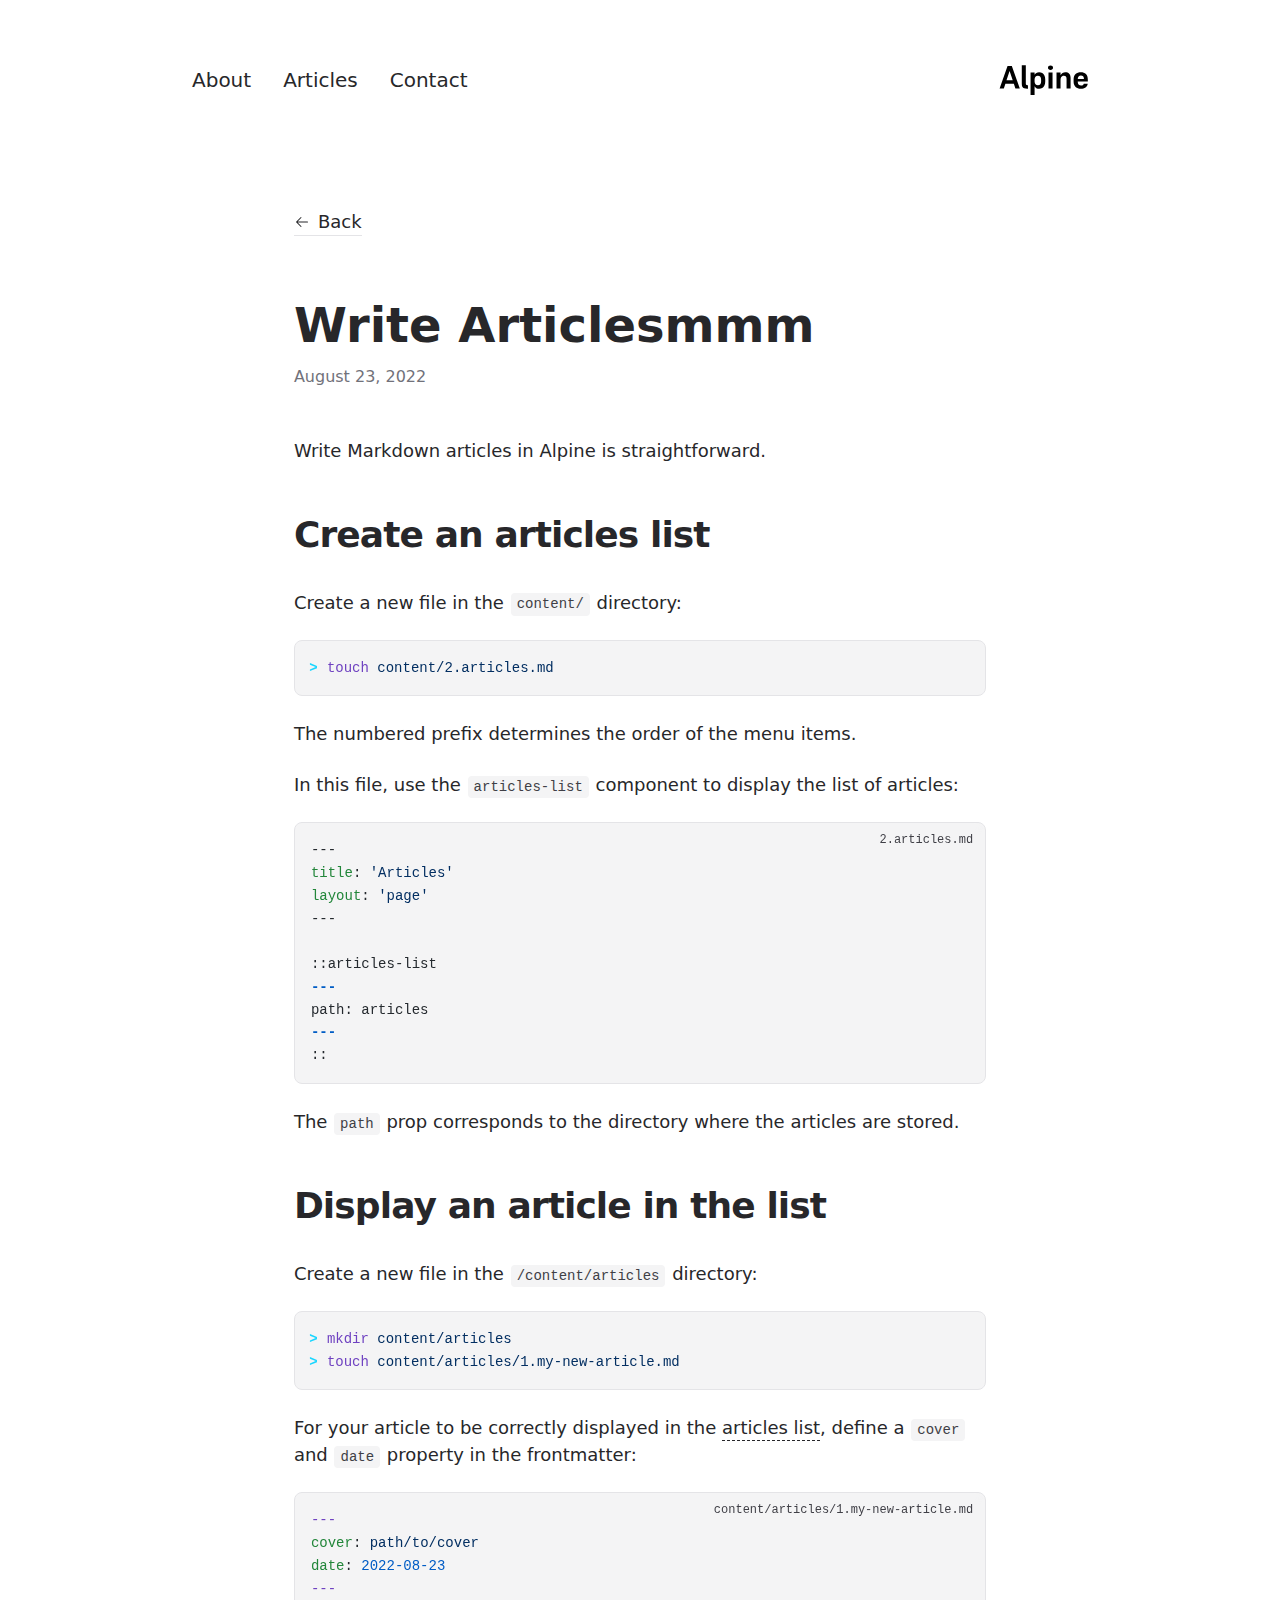
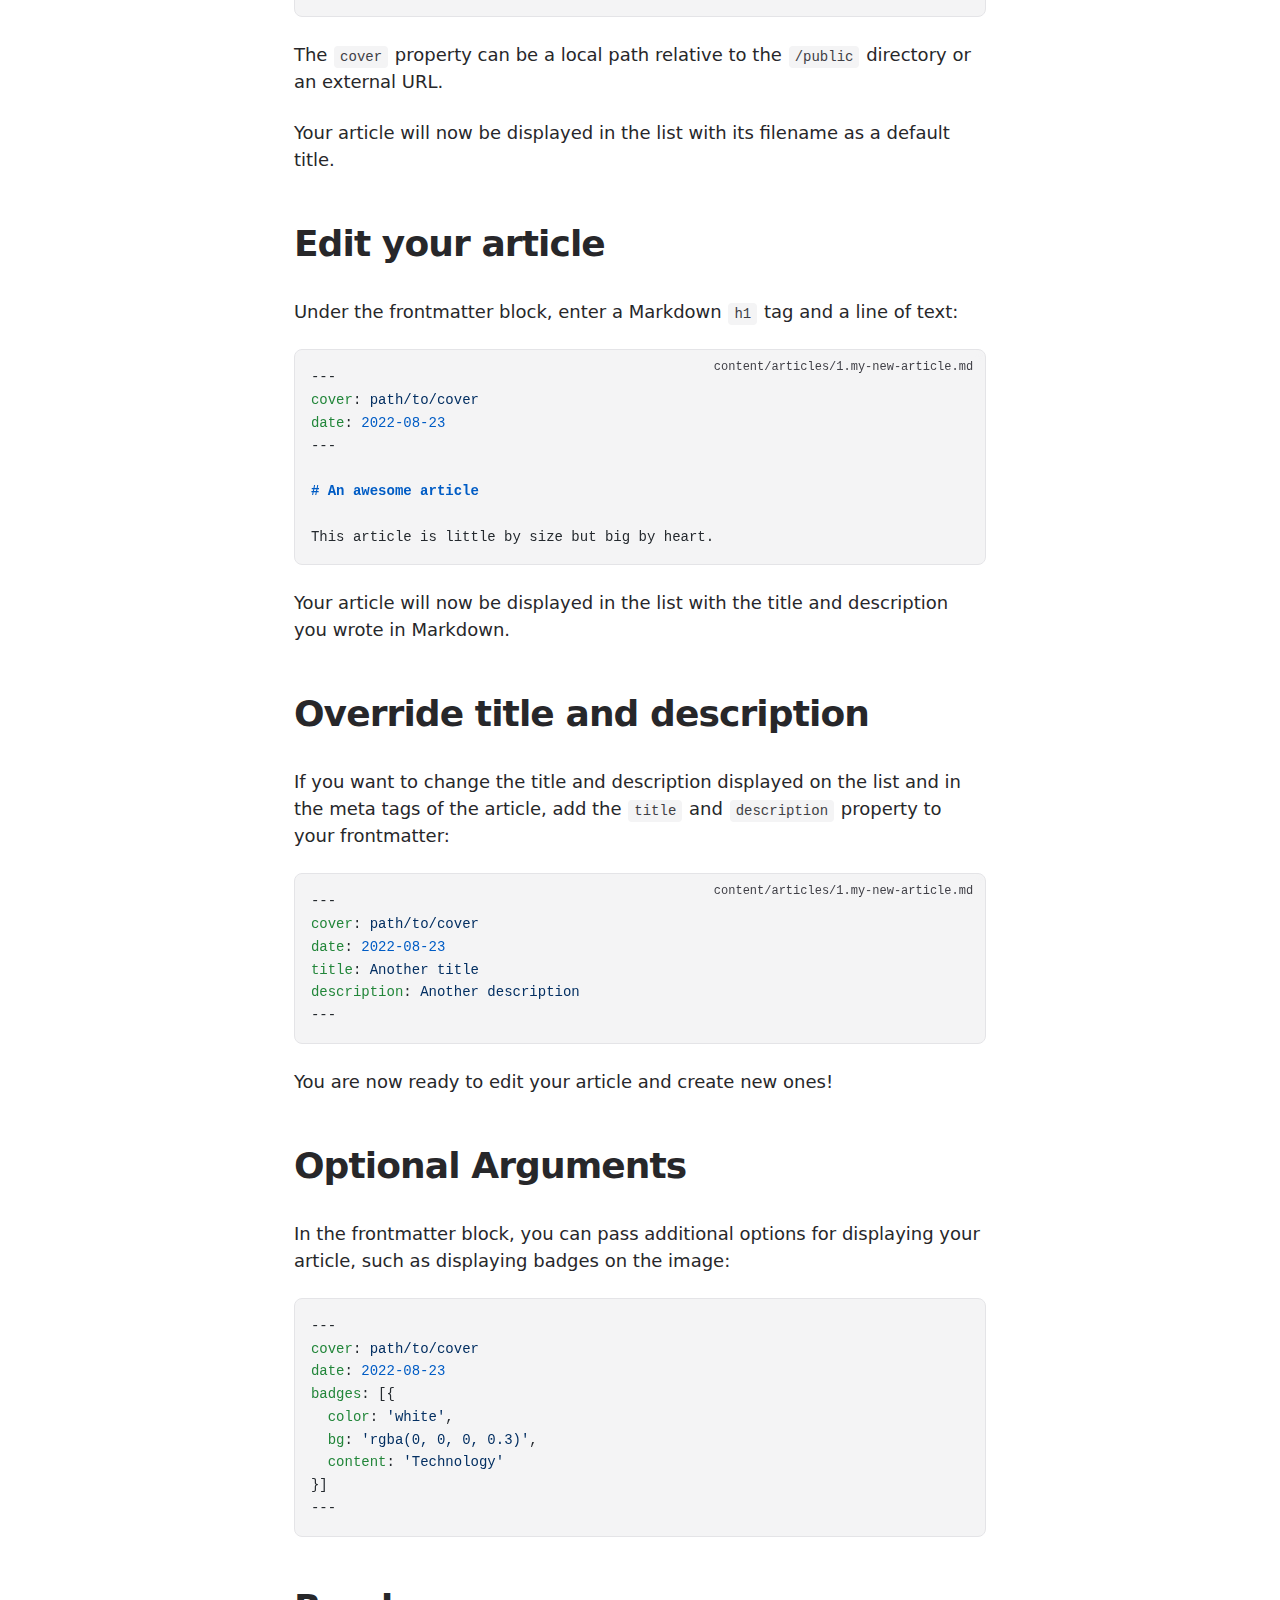
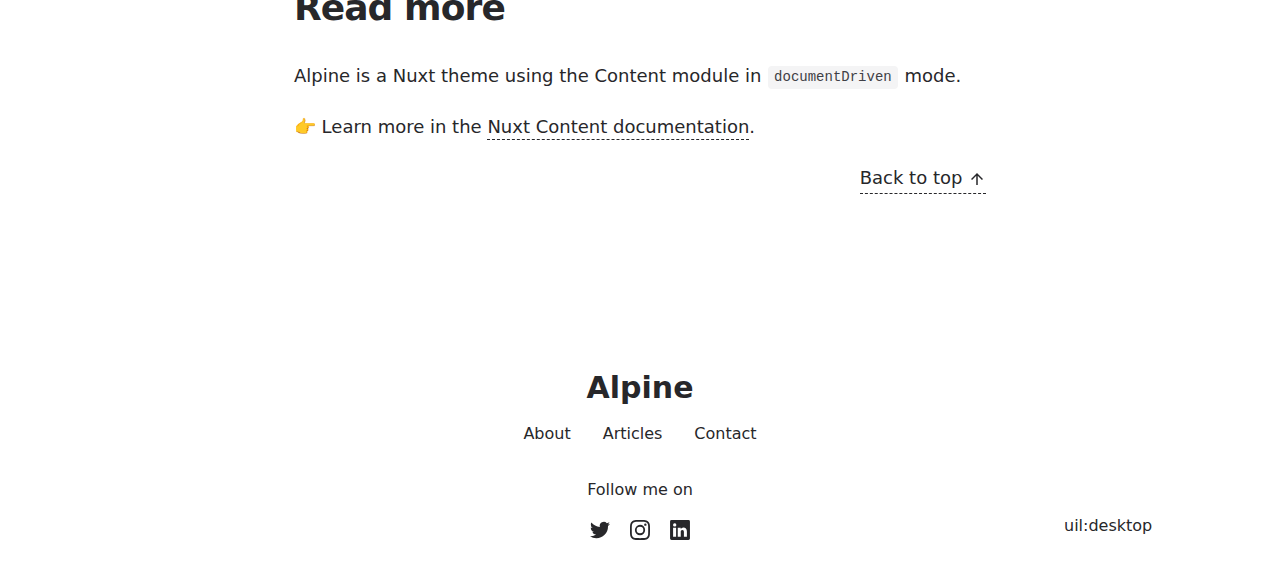
<file: articles/write-articles/index.html>
<!DOCTYPE html>
<html  lang="en">
<head><meta charset="utf-8">
<meta name="viewport" content="width=device-width, initial-scale=1">
<title>Write Articlesmmm</title>
<meta name="twitter:card" content="summary_large_image">
<meta property="og:image:width" content="400">
<meta property="og:image:height" content="300">
<meta property="og:image:alt" content="An image showcasing my project.">
<meta property="og:title" content="Write Articlesmmm">
<meta name="description" content="Writing Markdown articles in Alpine is straightforward.">
<meta property="og:description" content="Writing Markdown articles in Alpine is straightforward.">
<meta property="og:image" content="/articles/write-articles.webp">
<link rel="preload" as="fetch" crossorigin="anonymous" href="/articles/write-articles/_payload.json">
<link rel="stylesheet" href="/_nuxt/entry.9d7a7a4f.css">
<link rel="stylesheet" href="/_nuxt/DocumentDrivenNotFound.f4a2ab44.css">
<link rel="stylesheet" href="/_nuxt/article.758fcc1c.css">
<link rel="stylesheet" href="/_nuxt/ProseA.1addd5de.css">
<link rel="stylesheet" href="/_nuxt/ProseH1.337dadeb.css">
<link rel="stylesheet" href="/_nuxt/ProseP.0de71350.css">
<link rel="stylesheet" href="/_nuxt/ProseCodeInline.8d104b46.css">
<link rel="stylesheet" href="/_nuxt/ProsePre.e63e49c6.css">
<link rel="stylesheet" href="/_nuxt/ProseCode.72bf46c7.css">
<link rel="stylesheet" href="/_nuxt/ProseH2.26cb8d6e.css">
<link rel="modulepreload" as="script" crossorigin href="/_nuxt/entry.7bab7b47.js">
<link rel="modulepreload" as="script" crossorigin href="/_nuxt/NuxtImg.dc6b8fa9.js">
<link rel="modulepreload" as="script" crossorigin href="/_nuxt/document-driven.dd75201e.js">
<link rel="modulepreload" as="script" crossorigin href="/_nuxt/DocumentDrivenEmpty.a6d3390a.js">
<link rel="modulepreload" as="script" crossorigin href="/_nuxt/ContentRenderer.80a444b1.js">
<link rel="modulepreload" as="script" crossorigin href="/_nuxt/ContentRendererMarkdown.vue.833b95d3.js">
<link rel="modulepreload" as="script" crossorigin href="/_nuxt/DocumentDrivenNotFound.afc99674.js">
<link rel="modulepreload" as="script" crossorigin href="/_nuxt/article.21a29a1a.js">
<link rel="modulepreload" as="script" crossorigin href="/_nuxt/ProseA.e78e5e14.js">
<link rel="modulepreload" as="script" crossorigin href="/_nuxt/date.824a539b.js">
<link rel="modulepreload" as="script" crossorigin href="/_nuxt/ContentRendererMarkdown.aa073cbf.js">
<link rel="modulepreload" as="script" crossorigin href="/_nuxt/ProseH1.22000c1c.js">
<link rel="modulepreload" as="script" crossorigin href="/_nuxt/ProseP.fb992460.js">
<link rel="modulepreload" as="script" crossorigin href="/_nuxt/ProseCodeInline.3fee4ea7.js">
<link rel="modulepreload" as="script" crossorigin href="/_nuxt/ProsePre.5a998357.js">
<link rel="modulepreload" as="script" crossorigin href="/_nuxt/ProseCode.207f3389.js">
<link rel="modulepreload" as="script" crossorigin href="/_nuxt/ProseH2.ba681d13.js">
<link rel="prefetch" as="script" crossorigin href="/_nuxt/default.775b7761.js">
<link rel="prefetch" as="script" crossorigin href="/_nuxt/page.4bfcc43c.js">
<link rel="prefetch" as="script" crossorigin href="/_nuxt/client-db.09e0c037.js">
<link rel="prefetch" as="script" crossorigin href="/_nuxt/debug.f014a299.js">
<link rel="prefetch" as="style" href="/_nuxt/useStudio.f3e13c21.css">
<link rel="prefetch" as="script" crossorigin href="/_nuxt/useStudio.6dbfce4f.js">
<link rel="prefetch" as="style" href="/_nuxt/error-404.7910d5ca.css">
<link rel="prefetch" as="script" crossorigin href="/_nuxt/error-404.266d628f.js">
<link rel="prefetch" as="style" href="/_nuxt/error-500.1db01289.css">
<link rel="prefetch" as="script" crossorigin href="/_nuxt/error-500.db0f7578.js">
<script type="module" src="/_nuxt/entry.7bab7b47.js" crossorigin></script><style id="pinceau-runtime-hydratable">@media{.phy[--]{--puid:u8V3gV-v;}.pv-EZyEXS{max-width:var(--elements-container-maxWidth);padding-left:var(--elements-container-padding-mobile);padding-right:var(--elements-container-padding-mobile);}@media (min-width: 475px){.pv-EZyEXS{padding-left:var(--elements-container-padding-xs);padding-right:var(--elements-container-padding-xs);}}@media (min-width: 640px){.pv-EZyEXS{padding-left:var(--elements-container-padding-sm);padding-right:var(--elements-container-padding-sm);}}@media (min-width: 768px){.pv-EZyEXS{padding-left:var(--elements-container-padding-md);padding-right:var(--elements-container-padding-md);}}} </style><style id="pinceau-theme">@media { :root {--pinceau-mq: initial; --alpine-readableLine: 68ch;--alpine-backdrop-backgroundColor: #f4f4f5b3;--prose-code-inline-padding: 0.2rem 0.375rem 0.2rem 0.375rem;--prose-code-block-backdropFilter: contrast(1);--prose-code-block-border-style: solid;--prose-code-block-border-width: 1px;--prose-tbody-tr-borderBottom-style: dashed;--prose-tbody-tr-borderBottom-width: 1px;--prose-th-textAlign: inherit;--prose-thead-borderBottom-style: solid;--prose-thead-borderBottom-width: 1px;--prose-thead-border-style: solid;--prose-thead-border-width: 0px;--prose-table-textAlign: start;--prose-hr-width: 1px;--prose-hr-style: solid;--prose-li-listStylePosition: outside;--prose-ol-li-markerColor: currentColor;--prose-ol-paddingInlineStart: 21px;--prose-ol-listStyleType: decimal;--prose-ul-li-markerColor: currentColor;--prose-ul-paddingInlineStart: 21px;--prose-ul-listStyleType: disc;--prose-blockquote-border-style: solid;--prose-blockquote-border-width: 4px;--prose-blockquote-quotes: '201C' '201D' '2018' '2019';--prose-blockquote-paddingInlineStart: 24px;--prose-a-code-color-hover: currentColor;--prose-a-code-color-static: currentColor;--prose-a-hasCode-borderBottom: none;--prose-a-border-distance: 2px;--prose-a-border-color-hover: currentColor;--prose-a-border-color-static: currentColor;--prose-a-border-style-hover: solid;--prose-a-border-style-static: dashed;--prose-a-border-width: 1px;--prose-a-color-static: inherit;--prose-a-textDecoration: none;--prose-h6-margin: 3rem 0 2rem;--prose-h5-margin: 3rem 0 2rem;--prose-h4-margin: 3rem 0 2rem;--prose-h3-margin: 3rem 0 2rem;--prose-h2-margin: 3rem 0 2rem;--prose-h1-margin: 0 0 2rem;--prose-p-fontSize: 18px;--typography-lead-loose: 2;--typography-lead-relaxed: 1.625;--typography-lead-normal: 1.5;--typography-lead-snug: 1.375;--typography-lead-tight: 1.25;--typography-lead-none: 1;--typography-lead-10: 2.5rem;--typography-lead-9: 2.25rem;--typography-lead-8: 2rem;--typography-lead-7: 1.75rem;--typography-lead-6: 1.5rem;--typography-lead-5: 1.25rem;--typography-lead-4: 1rem;--typography-lead-3: .75rem;--typography-lead-2: .5rem;--typography-lead-1: .025rem;--typography-fontWeight-black: 900;--typography-fontWeight-extrabold: 800;--typography-fontWeight-bold: 700;--typography-fontWeight-semibold: 600;--typography-fontWeight-medium: 500;--typography-fontWeight-normal: 400;--typography-fontWeight-light: 300;--typography-fontWeight-extralight: 200;--typography-fontWeight-thin: 100;--typography-fontSize-9xl: 128px;--typography-fontSize-8xl: 96px;--typography-fontSize-7xl: 72px;--typography-fontSize-6xl: 60px;--typography-fontSize-5xl: 48px;--typography-fontSize-4xl: 36px;--typography-fontSize-3xl: 30px;--typography-fontSize-2xl: 24px;--typography-fontSize-xl: 20px;--typography-fontSize-lg: 18px;--typography-fontSize-base: 16px;--typography-fontSize-sm: 14px;--typography-fontSize-xs: 12px;--typography-letterSpacing-wide: 0.025em;--typography-letterSpacing-tight: -0.025em;--typography-verticalMargin-base: 24px;--typography-verticalMargin-sm: 16px;--elements-border-secondary-hover: [object Object];--elements-backdrop-background: #fffc;--elements-backdrop-filter: saturate(200%) blur(20px);--elements-container-maxWidth: 64rem;--lead-loose: 2;--lead-relaxed: 1.625;--lead-normal: 1.5;--lead-snug: 1.375;--lead-tight: 1.25;--lead-none: 1;--lead-10: 2.5rem;--lead-9: 2.25rem;--lead-8: 2rem;--lead-7: 1.75rem;--lead-6: 1.5rem;--lead-5: 1.25rem;--lead-4: 1rem;--lead-3: .75rem;--lead-2: .5rem;--lead-1: .025rem;--letterSpacing-widest: 0.1em;--letterSpacing-wider: 0.05em;--letterSpacing-wide: 0.025em;--letterSpacing-normal: 0em;--letterSpacing-tight: -0.025em;--letterSpacing-tighter: -0.05em;--fontSize-9xl: 8rem;--fontSize-8xl: 6rem;--fontSize-7xl: 4.5rem;--fontSize-6xl: 3.75rem;--fontSize-5xl: 3rem;--fontSize-4xl: 2.25rem;--fontSize-3xl: 1.875rem;--fontSize-2xl: 1.5rem;--fontSize-xl: 1.25rem;--fontSize-lg: 1.125rem;--fontSize-base: 1rem;--fontSize-sm: 0.875rem;--fontSize-xs: 0.75rem;--fontWeight-black: 900;--fontWeight-extrabold: 800;--fontWeight-bold: 700;--fontWeight-semibold: 600;--fontWeight-medium: 500;--fontWeight-normal: 400;--fontWeight-light: 300;--fontWeight-extralight: 200;--fontWeight-thin: 100;--font-mono: ui-monospace, SFMono-Regular, Menlo, Monaco, Consolas, Liberation Mono, Courier New, monospace;--font-serif: ui-serif, Georgia, Cambria, Times New Roman, Times, serif;--font-sans: ui-sans-serif, system-ui, -apple-system, BlinkMacSystemFont, Segoe UI, Roboto, Helvetica Neue, Arial, Noto Sans, sans-serif, Apple Color Emoji, Segoe UI Emoji, Segoe UI Symbol, Noto Color Emoji;--opacity-total: 1;--opacity-high: 0.8;--opacity-medium: 0.5;--opacity-soft: 0.3;--opacity-light: 0.15;--opacity-bright: 0.1;--opacity-noOpacity: 0;--borderWidth-lg: 3px;--borderWidth-md: 2px;--borderWidth-sm: 1px;--borderWidth-noBorder: 0;--space-rem-875: 0.875rem;--space-rem-625: 0.625rem;--space-rem-375: 0.375rem;--space-rem-125: 0.125rem;--space-px: 1px;--space-128: 32rem;--space-96: 24rem;--space-80: 20rem;--space-72: 18rem;--space-64: 16rem;--space-60: 15rem;--space-56: 14rem;--space-52: 13rem;--space-48: 12rem;--space-44: 11rem;--space-40: 10rem;--space-36: 9rem;--space-32: 8rem;--space-28: 7rem;--space-24: 6rem;--space-20: 5rem;--space-16: 4rem;--space-14: 3.5rem;--space-12: 3rem;--space-11: 2.75rem;--space-10: 2.5rem;--space-9: 2.25rem;--space-8: 2rem;--space-7: 1.75rem;--space-6: 1.5rem;--space-5: 1.25rem;--space-4: 1rem;--space-3: 0.75rem;--space-2: 0.5rem;--space-1: 0.25rem;--space-0: 0px;--size-full: 100%;--size-7xl: 80rem;--size-6xl: 72rem;--size-5xl: 64rem;--size-4xl: 56rem;--size-3xl: 48rem;--size-2xl: 42rem;--size-xl: 36rem;--size-lg: 32rem;--size-md: 28rem;--size-sm: 24rem;--size-xs: 20rem;--size-200: 200px;--size-104: 104px;--size-80: 80px;--size-64: 64px;--size-56: 56px;--size-48: 48px;--size-40: 40px;--size-32: 32px;--size-24: 24px;--size-20: 20px;--size-16: 16px;--size-12: 12px;--size-8: 8px;--size-6: 6px;--size-4: 4px;--size-2: 2px;--size-0: 0px;--radii-full: 9999px;--radii-3xl: 1.75rem;--radii-2xl: 1.5rem;--radii-xl: 1rem;--radii-lg: 0.75rem;--radii-md: 0.5rem;--radii-sm: 0.375rem;--radii-xs: 0.25rem;--radii-2xs: 0.125rem;--radii-none: 0px;--shadow-none: 0px 0px 0px 0px transparent;--shadow-lg: 0px 10px 15px -3px #000000, 0px 4px 6px -4px #000000;--shadow-md: 0px 4px 6px -1px #000000, 0px 2px 4px -2px #000000;--shadow-sm: 0px 1px 3px 0px #000000, 0px 1px 2px -1px #000000;--shadow-xs: 0px 1px 2px 0px #000000;--height-screen: 100vh;--width-screen: 100vw;--color-primary-900: #002e38;--color-primary-800: #005c70;--color-primary-700: #008aa9;--color-primary-600: #00b9e1;--color-primary-500: #1ad6ff;--color-primary-400: #40ddff;--color-primary-300: #66e4ff;--color-primary-200: #8deaff;--color-primary-100: #b3f1ff;--color-primary-50: #d9f8ff;--color-ruby-900: #380011;--color-ruby-800: #700021;--color-ruby-700: #a90032;--color-ruby-600: #e10043;--color-ruby-500: #ff1a5e;--color-ruby-400: #ff4079;--color-ruby-300: #ff6694;--color-ruby-200: #ff8dae;--color-ruby-100: #ffb3c9;--color-ruby-50: #ffd9e4;--color-pink-900: #380025;--color-pink-800: #70004b;--color-pink-700: #a90070;--color-pink-600: #e10095;--color-pink-500: #ff1ab2;--color-pink-400: #ff40bf;--color-pink-300: #ff66cc;--color-pink-200: #ff8dd8;--color-pink-100: #ffb3e5;--color-pink-50: #ffd9f2;--color-purple-900: #190038;--color-purple-800: #330070;--color-purple-700: #4c00a9;--color-purple-600: #6500e1;--color-purple-500: #811aff;--color-purple-400: #9640ff;--color-purple-300: #ab66ff;--color-purple-200: #c08dff;--color-purple-100: #d5b3ff;--color-purple-50: #ead9ff;--color-royalblue-900: #0b0531;--color-royalblue-800: #160a62;--color-royalblue-700: #211093;--color-royalblue-600: #2c15c4;--color-royalblue-500: #4127e8;--color-royalblue-400: #614bec;--color-royalblue-300: #806ff0;--color-royalblue-200: #a093f3;--color-royalblue-100: #c0b7f7;--color-royalblue-50: #dfdbfb;--color-indigoblue-900: #001238;--color-indigoblue-800: #002370;--color-indigoblue-700: #0035a9;--color-indigoblue-600: #0047e1;--color-indigoblue-500: #1a62ff;--color-indigoblue-400: #407cff;--color-indigoblue-300: #6696ff;--color-indigoblue-200: #8db0ff;--color-indigoblue-100: #b3cbff;--color-indigoblue-50: #d9e5ff;--color-blue-900: #002438;--color-blue-800: #004870;--color-blue-700: #006ca9;--color-blue-600: #0090e1;--color-blue-500: #1aadff;--color-blue-400: #40bbff;--color-blue-300: #66c8ff;--color-blue-200: #8dd6ff;--color-blue-100: #b3e4ff;--color-blue-50: #d9f1ff;--color-lightblue-900: #002e38;--color-lightblue-800: #005c70;--color-lightblue-700: #008aa9;--color-lightblue-600: #00b9e1;--color-lightblue-500: #1ad6ff;--color-lightblue-400: #40ddff;--color-lightblue-300: #66e4ff;--color-lightblue-200: #8deaff;--color-lightblue-100: #b3f1ff;--color-lightblue-50: #d9f8ff;--color-teal-900: #062a28;--color-teal-800: #0b544f;--color-teal-700: #117d77;--color-teal-600: #16a79e;--color-teal-500: #1cd1c6;--color-teal-400: #36e4da;--color-teal-300: #5fe9e1;--color-teal-200: #87efe9;--color-teal-100: #aff4f0;--color-teal-50: #d7faf8;--color-pear-900: #2a2b09;--color-pear-800: #545512;--color-pear-700: #7e801b;--color-pear-600: #a8aa24;--color-pear-500: #d0d32f;--color-pear-400: #d8da52;--color-pear-300: #e0e274;--color-pear-200: #e8e997;--color-pear-100: #eff0ba;--color-pear-50: #f7f8dc;--color-red-900: #380300;--color-red-800: #700700;--color-red-700: #a90a00;--color-red-600: #e10e00;--color-red-500: #ff281a;--color-red-400: #ff4c40;--color-red-300: #ff7066;--color-red-200: #ff948d;--color-red-100: #ffb7b3;--color-red-50: #ffdbd9;--color-orange-900: #381800;--color-orange-800: #702f00;--color-orange-700: #a94700;--color-orange-600: #e15e00;--color-orange-500: #ff7a1a;--color-orange-400: #ff9040;--color-orange-300: #ffa666;--color-orange-200: #ffbd8d;--color-orange-100: #ffd3b3;--color-orange-50: #ffe9d9;--color-yellow-900: #362b03;--color-yellow-800: #6d5605;--color-yellow-700: #a38108;--color-yellow-600: #daac0a;--color-yellow-500: #f5c828;--color-yellow-400: #f7d14c;--color-yellow-300: #f8da70;--color-yellow-200: #fae393;--color-yellow-100: #fcedb7;--color-yellow-50: #fdf6db;--color-green-900: #003f25;--color-green-800: #005e38;--color-green-700: #007e4a;--color-green-600: #009d5d;--color-green-500: #00bd6f;--color-green-400: #00dc82;--color-green-300: #30ffaa;--color-green-200: #83ffcc;--color-green-100: #acffdd;--color-green-50: #d6ffee;--color-gray-900: #18181B;--color-gray-800: #27272A;--color-gray-700: #3f3f46;--color-gray-600: #52525B;--color-gray-500: #71717A;--color-gray-400: #a1a1aa;--color-gray-300: #D4d4d8;--color-gray-200: #e4e4e7;--color-gray-100: #f4f4f5;--color-gray-50: #fafafa;--color-black: #0c0c0d;--color-white: #FFFFFF;--media-portrait: only screen and (orientation: portrait);--media-landscape: only screen and (orientation: landscape);--media-rm: (prefers-reduced-motion: reduce);--media-2xl: (min-width: 1536px);--media-xl: (min-width: 1280px);--media-lg: (min-width: 1024px);--media-md: (min-width: 768px);--media-sm: (min-width: 640px);--media-xs: (min-width: 475px);--alpine-body-color: var(--color-gray-800);--alpine-body-backgroundColor: var(--color-white);--prose-code-inline-fontWeight: var(--typography-fontWeight-normal);--prose-code-inline-fontSize: var(--typography-fontSize-sm);--prose-code-inline-borderRadius: var(--radii-xs);--prose-code-block-pre-padding: var(--typography-verticalMargin-sm);--prose-code-block-margin: var(--typography-verticalMargin-base) 0;--prose-code-block-fontSize: var(--typography-fontSize-sm);--prose-tbody-code-inline-fontSize: var(--typography-fontSize-sm);--prose-tbody-td-padding: var(--typography-verticalMargin-sm);--prose-th-fontWeight: var(--typography-fontWeight-semibold);--prose-th-padding: 0 var(--typography-verticalMargin-sm) var(--typography-verticalMargin-sm) var(--typography-verticalMargin-sm);--prose-table-lineHeight: var(--typography-lead-6);--prose-table-fontSize: var(--typography-fontSize-sm);--prose-table-margin: var(--typography-verticalMargin-base) 0;--prose-hr-margin: var(--typography-verticalMargin-base) 0;--prose-li-margin: var(--typography-verticalMargin-sm) 0;--prose-ol-margin: var(--typography-verticalMargin-base) 0;--prose-ul-margin: var(--typography-verticalMargin-base) 0;--prose-blockquote-margin: var(--typography-verticalMargin-base) 0;--prose-a-code-border-style: var(--prose-a-border-style-static);--prose-a-code-border-width: var(--prose-a-border-width);--prose-a-fontWeight: var(--typography-fontWeight-medium);--prose-img-margin: var(--typography-verticalMargin-base) 0;--prose-strong-fontWeight: var(--typography-fontWeight-semibold);--prose-h6-iconSize: var(--typography-fontSize-base);--prose-h6-fontWeight: var(--typography-fontWeight-semibold);--prose-h6-lineHeight: var(--typography-lead-normal);--prose-h6-fontSize: var(--typography-fontSize-lg);--prose-h5-iconSize: var(--typography-fontSize-lg);--prose-h5-fontWeight: var(--typography-fontWeight-semibold);--prose-h5-lineHeight: var(--typography-lead-snug);--prose-h5-fontSize: var(--typography-fontSize-xl);--prose-h4-iconSize: var(--typography-fontSize-lg);--prose-h4-letterSpacing: var(--typography-letterSpacing-tight);--prose-h4-fontWeight: var(--typography-fontWeight-semibold);--prose-h4-lineHeight: var(--typography-lead-snug);--prose-h4-fontSize: var(--typography-fontSize-2xl);--prose-h3-iconSize: var(--typography-fontSize-xl);--prose-h3-letterSpacing: var(--typography-letterSpacing-tight);--prose-h3-fontWeight: var(--typography-fontWeight-semibold);--prose-h3-lineHeight: var(--typography-lead-snug);--prose-h3-fontSize: var(--typography-fontSize-3xl);--prose-h2-iconSize: var(--typography-fontSize-2xl);--prose-h2-letterSpacing: var(--typography-letterSpacing-tight);--prose-h2-fontWeight: var(--typography-fontWeight-semibold);--prose-h2-lineHeight: var(--typography-lead-tight);--prose-h2-fontSize: var(--typography-fontSize-4xl);--prose-h1-iconSize: var(--typography-fontSize-3xl);--prose-h1-letterSpacing: var(--typography-letterSpacing-tight);--prose-h1-fontWeight: var(--typography-fontWeight-bold);--prose-h1-lineHeight: var(--typography-lead-tight);--prose-h1-fontSize: var(--typography-fontSize-5xl);--prose-p-br-margin: var(--typography-verticalMargin-base) 0 0 0;--prose-p-margin: var(--typography-verticalMargin-base) 0;--prose-p-lineHeight: var(--typography-lead-normal);--typography-color-primary-900: var(--color-primary-900);--typography-color-primary-800: var(--color-primary-800);--typography-color-primary-700: var(--color-primary-700);--typography-color-primary-600: var(--color-primary-600);--typography-color-primary-500: var(--color-primary-500);--typography-color-primary-400: var(--color-primary-400);--typography-color-primary-300: var(--color-primary-300);--typography-color-primary-200: var(--color-primary-200);--typography-color-primary-100: var(--color-primary-100);--typography-color-primary-50: var(--color-primary-50);--typography-font-code: var(--font-mono);--typography-font-body: var(--font-sans);--typography-font-display: var(--font-sans);--typography-body-backgroundColor: var(--color-white);--typography-body-color: var(--color-black);--elements-state-danger-borderColor-secondary: var(--color-red-200);--elements-state-danger-borderColor-primary: var(--color-red-100);--elements-state-danger-backgroundColor-secondary: var(--color-red-100);--elements-state-danger-backgroundColor-primary: var(--color-red-50);--elements-state-danger-color-secondary: var(--color-red-600);--elements-state-danger-color-primary: var(--color-red-500);--elements-state-warning-borderColor-secondary: var(--color-yellow-200);--elements-state-warning-borderColor-primary: var(--color-yellow-100);--elements-state-warning-backgroundColor-secondary: var(--color-yellow-100);--elements-state-warning-backgroundColor-primary: var(--color-yellow-50);--elements-state-warning-color-secondary: var(--color-yellow-700);--elements-state-warning-color-primary: var(--color-yellow-600);--elements-state-success-borderColor-secondary: var(--color-green-200);--elements-state-success-borderColor-primary: var(--color-green-100);--elements-state-success-backgroundColor-secondary: var(--color-green-100);--elements-state-success-backgroundColor-primary: var(--color-green-50);--elements-state-success-color-secondary: var(--color-green-600);--elements-state-success-color-primary: var(--color-green-500);--elements-state-info-borderColor-secondary: var(--color-blue-200);--elements-state-info-borderColor-primary: var(--color-blue-100);--elements-state-info-backgroundColor-secondary: var(--color-blue-100);--elements-state-info-backgroundColor-primary: var(--color-blue-50);--elements-state-info-color-secondary: var(--color-blue-600);--elements-state-info-color-primary: var(--color-blue-500);--elements-state-primary-borderColor-secondary: var(--color-primary-200);--elements-state-primary-borderColor-primary: var(--color-primary-100);--elements-state-primary-backgroundColor-secondary: var(--color-primary-100);--elements-state-primary-backgroundColor-primary: var(--color-primary-50);--elements-state-primary-color-secondary: var(--color-primary-700);--elements-state-primary-color-primary: var(--color-primary-600);--elements-surface-secondary-backgroundColor: var(--color-gray-200);--elements-surface-primary-backgroundColor: var(--color-gray-100);--elements-surface-background-base: var(--color-gray-100);--elements-border-secondary-static: var(--color-gray-200);--elements-border-primary-hover: var(--color-gray-200);--elements-border-primary-static: var(--color-gray-100);--elements-container-padding-md: var(--space-16);--elements-container-padding-sm: var(--space-12);--elements-container-padding-xs: var(--space-8);--elements-container-padding-mobile: var(--space-6);--elements-text-secondary-color-hover: var(--color-gray-700);--elements-text-secondary-color-static: var(--color-gray-500);--elements-text-primary-color-static: var(--color-gray-900);--text-6xl-lineHeight: var(--lead-none);--text-6xl-fontSize: var(--fontSize-6xl);--text-5xl-lineHeight: var(--lead-none);--text-5xl-fontSize: var(--fontSize-5xl);--text-4xl-lineHeight: var(--lead-10);--text-4xl-fontSize: var(--fontSize-4xl);--text-3xl-lineHeight: var(--lead-9);--text-3xl-fontSize: var(--fontSize-3xl);--text-2xl-lineHeight: var(--lead-8);--text-2xl-fontSize: var(--fontSize-2xl);--text-xl-lineHeight: var(--lead-7);--text-xl-fontSize: var(--fontSize-xl);--text-lg-lineHeight: var(--lead-7);--text-lg-fontSize: var(--fontSize-lg);--text-base-lineHeight: var(--lead-6);--text-base-fontSize: var(--fontSize-base);--text-sm-lineHeight: var(--lead-5);--text-sm-fontSize: var(--fontSize-sm);--text-xs-lineHeight: var(--lead-4);--text-xs-fontSize: var(--fontSize-xs);--shadow-2xl: 0px 25px 50px -12px var(--color-gray-900);--shadow-xl: 0px 20px 25px -5px var(--color-gray-400), 0px 8px 10px -6px #000000;--color-secondary-900: var(--color-gray-900);--color-secondary-800: var(--color-gray-800);--color-secondary-700: var(--color-gray-700);--color-secondary-600: var(--color-gray-600);--color-secondary-500: var(--color-gray-500);--color-secondary-400: var(--color-gray-400);--color-secondary-300: var(--color-gray-300);--color-secondary-200: var(--color-gray-200);--color-secondary-100: var(--color-gray-100);--color-secondary-50: var(--color-gray-50);--prose-a-code-background-hover: var(--typography-color-primary-50);--prose-a-code-border-color-hover: var(--typography-color-primary-500);--prose-a-color-hover: var(--typography-color-primary-500);--typography-color-secondary-900: var(--color-secondary-900);--typography-color-secondary-800: var(--color-secondary-800);--typography-color-secondary-700: var(--color-secondary-700);--typography-color-secondary-600: var(--color-secondary-600);--typography-color-secondary-500: var(--color-secondary-500);--typography-color-secondary-400: var(--color-secondary-400);--typography-color-secondary-300: var(--color-secondary-300);--typography-color-secondary-200: var(--color-secondary-200);--typography-color-secondary-100: var(--color-secondary-100);--typography-color-secondary-50: var(--color-secondary-50);--prose-code-inline-backgroundColor: var(--typography-color-secondary-100);--prose-code-inline-color: var(--typography-color-secondary-700);--prose-code-block-backgroundColor: var(--typography-color-secondary-100);--prose-code-block-color: var(--typography-color-secondary-700);--prose-code-block-border-color: var(--typography-color-secondary-200);--prose-tbody-tr-borderBottom-color: var(--typography-color-secondary-200);--prose-th-color: var(--typography-color-secondary-600);--prose-thead-borderBottom-color: var(--typography-color-secondary-200);--prose-thead-border-color: var(--typography-color-secondary-300);--prose-hr-color: var(--typography-color-secondary-200);--prose-blockquote-border-color: var(--typography-color-secondary-200);--prose-blockquote-color: var(--typography-color-secondary-500);--prose-a-code-border-color-static: var(--typography-color-secondary-400); } }@media { :root.dark {--pinceau-mq: dark; --alpine-backdrop-backgroundColor: #18181bb3;--prose-code-block-backdropFilter: contrast(1);--prose-ol-li-markerColor: currentColor;--prose-ul-li-markerColor: currentColor;--prose-a-code-color-hover: currentColor;--prose-a-code-color-static: currentColor;--prose-a-border-color-hover: currentColor;--prose-a-border-color-static: currentColor;--prose-a-color-static: inherit;--elements-backdrop-background: #0c0d0ccc;--alpine-body-color: var(--color-gray-200);--alpine-body-backgroundColor: var(--color-black);--typography-body-backgroundColor: var(--color-black);--typography-body-color: var(--color-white);--elements-state-danger-borderColor-secondary: var(--color-red-700);--elements-state-danger-borderColor-primary: var(--color-red-800);--elements-state-danger-backgroundColor-secondary: var(--color-red-800);--elements-state-danger-backgroundColor-primary: var(--color-red-900);--elements-state-danger-color-secondary: var(--color-red-200);--elements-state-danger-color-primary: var(--color-red-300);--elements-state-warning-borderColor-secondary: var(--color-yellow-700);--elements-state-warning-borderColor-primary: var(--color-yellow-800);--elements-state-warning-backgroundColor-secondary: var(--color-yellow-800);--elements-state-warning-backgroundColor-primary: var(--color-yellow-900);--elements-state-warning-color-secondary: var(--color-yellow-200);--elements-state-warning-color-primary: var(--color-yellow-400);--elements-state-success-borderColor-secondary: var(--color-green-700);--elements-state-success-borderColor-primary: var(--color-green-800);--elements-state-success-backgroundColor-secondary: var(--color-green-800);--elements-state-success-backgroundColor-primary: var(--color-green-900);--elements-state-success-color-secondary: var(--color-green-200);--elements-state-success-color-primary: var(--color-green-400);--elements-state-info-borderColor-secondary: var(--color-blue-700);--elements-state-info-borderColor-primary: var(--color-blue-800);--elements-state-info-backgroundColor-secondary: var(--color-blue-800);--elements-state-info-backgroundColor-primary: var(--color-blue-900);--elements-state-info-color-secondary: var(--color-blue-200);--elements-state-info-color-primary: var(--color-blue-400);--elements-state-primary-borderColor-secondary: var(--color-primary-700);--elements-state-primary-borderColor-primary: var(--color-primary-800);--elements-state-primary-backgroundColor-secondary: var(--color-primary-800);--elements-state-primary-backgroundColor-primary: var(--color-primary-900);--elements-state-primary-color-secondary: var(--color-primary-200);--elements-state-primary-color-primary: var(--color-primary-400);--elements-surface-secondary-backgroundColor: var(--color-gray-800);--elements-surface-primary-backgroundColor: var(--color-gray-900);--elements-surface-background-base: var(--color-gray-900);--elements-border-secondary-static: var(--color-gray-800);--elements-border-primary-hover: var(--color-gray-800);--elements-border-primary-static: var(--color-gray-900);--elements-text-secondary-color-hover: var(--color-gray-200);--elements-text-secondary-color-static: var(--color-gray-400);--elements-text-primary-color-static: var(--color-gray-50);--prose-a-code-background-hover: var(--typography-color-primary-900);--prose-a-code-border-color-hover: var(--typography-color-primary-600);--prose-a-color-hover: var(--typography-color-primary-400);--prose-code-inline-backgroundColor: var(--typography-color-secondary-800);--prose-code-inline-color: var(--typography-color-secondary-200);--prose-code-block-backgroundColor: var(--typography-color-secondary-900);--prose-code-block-color: var(--typography-color-secondary-200);--prose-code-block-border-color: var(--typography-color-secondary-800);--prose-tbody-tr-borderBottom-color: var(--typography-color-secondary-800);--prose-th-color: var(--typography-color-secondary-400);--prose-thead-borderBottom-color: var(--typography-color-secondary-800);--prose-thead-border-color: var(--typography-color-secondary-600);--prose-hr-color: var(--typography-color-secondary-800);--prose-blockquote-border-color: var(--typography-color-secondary-700);--prose-blockquote-color: var(--typography-color-secondary-400);--prose-a-code-border-color-static: var(--typography-color-secondary-600); } }</style><script>"use strict";(()=>{const a=window,e=document.documentElement,m=["dark","light"],c=window&&window.localStorage&&window.localStorage.getItem&&window.localStorage.getItem("nuxt-color-mode")||"system";let n=c==="system"?d():c;const l=e.getAttribute("data-color-mode-forced");l&&(n=l),i(n),a["__NUXT_COLOR_MODE__"]={preference:c,value:n,getColorScheme:d,addColorScheme:i,removeColorScheme:f};function i(o){const t=""+o+"",s="";e.classList?e.classList.add(t):e.className+=" "+t,s&&e.setAttribute("data-"+s,o)}function f(o){const t=""+o+"",s="";e.classList?e.classList.remove(t):e.className=e.className.replace(new RegExp(t,"g"),""),s&&e.removeAttribute("data-"+s)}function r(o){return a.matchMedia("(prefers-color-scheme"+o+")")}function d(){if(a.matchMedia&&r("").media!=="not all"){for(const o of m)if(r(":"+o).matches)return o}return"light"}})();
</script></head>
<body ><div id="__nuxt"><div class="container pv-EZyEXS pc-u8V3gV app-layout" data-v-ef8a7aba data-v-4f31ff05><!--[--><div class="nuxt-progress" style="width:0%;height:3px;opacity:0;background-size:Infinity% auto;" data-v-ef8a7aba></div><header class="right" data-v-ef8a7aba data-v-931ee485><div class="menu" data-v-931ee485><button aria-label="Navigation Menu" data-v-931ee485><svg width="24" height="24" viewBox="0 0 68 68" fill="currentColor" xmlns="http://www.w3.org/2000/svg" data-v-931ee485><path d="M8 34C8 32.1362 8 31.2044 8.30448 30.4693C8.71046 29.4892 9.48915 28.7105 10.4693 28.3045C11.2044 28 12.1362 28 14 28C15.8638 28 16.7956 28 17.5307 28.3045C18.5108 28.7105 19.2895 29.4892 19.6955 30.4693C20 31.2044 20 32.1362 20 34C20 35.8638 20 36.7956 19.6955 37.5307C19.2895 38.5108 18.5108 39.2895 17.5307 39.6955C16.7956 40 15.8638 40 14 40C12.1362 40 11.2044 40 10.4693 39.6955C9.48915 39.2895 8.71046 38.5108 8.30448 37.5307C8 36.7956 8 35.8638 8 34Z" data-v-931ee485></path><path d="M28 34C28 32.1362 28 31.2044 28.3045 30.4693C28.7105 29.4892 29.4892 28.7105 30.4693 28.3045C31.2044 28 32.1362 28 34 28C35.8638 28 36.7956 28 37.5307 28.3045C38.5108 28.7105 39.2895 29.4892 39.6955 30.4693C40 31.2044 40 32.1362 40 34C40 35.8638 40 36.7956 39.6955 37.5307C39.2895 38.5108 38.5108 39.2895 37.5307 39.6955C36.7956 40 35.8638 40 34 40C32.1362 40 31.2044 40 30.4693 39.6955C29.4892 39.2895 28.7105 38.5108 28.3045 37.5307C28 36.7956 28 35.8638 28 34Z" data-v-931ee485></path><path d="M48 34C48 32.1362 48 31.2044 48.3045 30.4693C48.7105 29.4892 49.4892 28.7105 50.4693 28.3045C51.2044 28 52.1362 28 54 28C55.8638 28 56.7956 28 57.5307 28.3045C58.5108 28.7105 59.2895 29.4892 59.6955 30.4693C60 31.2044 60 32.1362 60 34C60 35.8638 60 36.7956 59.6955 37.5307C59.2895 38.5108 58.5108 39.2895 57.5307 39.6955C56.7956 40 55.8638 40 54 40C52.1362 40 51.2044 40 50.4693 39.6955C49.4892 39.2895 48.7105 38.5108 48.3045 37.5307C48 36.7956 48 35.8638 48 34Z" data-v-931ee485></path></svg></button></div><div class="overlay" data-v-931ee485><nav data-v-931ee485 data-v-86e3b5ad><ul data-v-86e3b5ad><!--[--><li data-v-86e3b5ad><a href="/" class="" data-v-86e3b5ad><span class="underline-fx" data-v-86e3b5ad></span> About</a></li><li data-v-86e3b5ad><a href="/articles" class="" data-v-86e3b5ad><span class="underline-fx" data-v-86e3b5ad></span> Articles</a></li><li data-v-86e3b5ad><a href="/contact" class="" data-v-86e3b5ad><span class="underline-fx" data-v-86e3b5ad></span> Contact</a></li><!--]--></ul></nav></div><div class="logo" data-v-931ee485><a href="/" class="" data-v-931ee485><img src="/logo-dark.svg" class="dark-img" alt="alpine" width="89" height="31" data-v-931ee485><img src="/logo.svg" class="light-img" alt="alpine" width="89" height="31" data-v-931ee485></a></div><div class="main-nav" data-v-931ee485><nav data-v-931ee485 data-v-86e3b5ad><ul data-v-86e3b5ad><!--[--><li data-v-86e3b5ad><a href="/" class="" data-v-86e3b5ad><span class="underline-fx" data-v-86e3b5ad></span> About</a></li><li data-v-86e3b5ad><a href="/articles" class="" data-v-86e3b5ad><span class="underline-fx" data-v-86e3b5ad></span> Articles</a></li><li data-v-86e3b5ad><a href="/contact" class="" data-v-86e3b5ad><span class="underline-fx" data-v-86e3b5ad></span> Contact</a></li><!--]--></ul></nav></div></header><!--[--><div class="document-driven-page"><article data-v-851c092b><a href="/articles" class="back" data-v-851c092b><svg xmlns="http://www.w3.org/2000/svg" xmlns:xlink="http://www.w3.org/1999/xlink" aria-hidden="true" role="img" class="icon" data-v-851c092b style="" width="1em" height="1em" viewBox="0 0 256 256" data-v-10a93562><path fill="currentColor" d="M224 128a8 8 0 0 1-8 8H59.31l58.35 58.34a8 8 0 0 1-11.32 11.32l-72-72a8 8 0 0 1 0-11.32l72-72a8 8 0 0 1 11.32 11.32L59.31 120H216a8 8 0 0 1 8 8"/></svg><span data-v-851c092b> Back </span></a><header data-v-851c092b><h1 class="title" data-v-851c092b>Write Articlesmmm</h1><time datetime="2022-08-23T00:00:00.000Z" data-v-851c092b>August 23, 2022</time></header><div class="prose" data-v-851c092b><!--[--><div><h1 id="write-articlesmmm" data-v-4a276db3><a aria-current="page" href="/articles/write-articles#write-articlesmmm" class="router-link-active router-link-exact-active" data-v-4a276db3><!--[-->Write Articlesmmm<!--]--><!----></a></h1><p data-v-20eb8ea1><!--[-->Write Markdown articles in Alpine is straightforward.<!--]--></p><h2 id="create-an-articles-list" data-v-a22fda3c><a aria-current="page" href="/articles/write-articles#create-an-articles-list" class="router-link-active router-link-exact-active" data-v-a22fda3c><!--[-->Create an articles list<!--]--><!----></a></h2><p data-v-20eb8ea1><!--[-->Create a new file in the <code class="" data-v-f6884dac><!--[-->content/<!--]--></code> directory:<!--]--></p><div class="highlight-bash prose-code" meta data-v-d693162a><!----><!--[--><pre class="language-bash shiki shiki-themes github-light github-dark" style=""><!--[--><code><span class="line" line="1"><span style="--shiki-default:#6F42C1;--shiki-dark:#B392F0">touch</span><span style="--shiki-default:#032F62;--shiki-dark:#9ECBFF"> content/2.articles.md
</span></span></code><!--]--></pre><!--]--><button class="copy-button" data-v-d693162a data-v-aad953d6><span class="sr-only" data-v-aad953d6>Copy to clipboard</span><span class="icon-wrapper" data-v-aad953d6><svg xmlns="http://www.w3.org/2000/svg" xmlns:xlink="http://www.w3.org/1999/xlink" aria-hidden="true" role="img" class="icon" data-v-aad953d6 style="" width="18px" height="18px" viewBox="0 0 256 256" data-v-10a93562><path fill="currentColor" d="M216 32H88a8 8 0 0 0-8 8v40H40a8 8 0 0 0-8 8v128a8 8 0 0 0 8 8h128a8 8 0 0 0 8-8v-40h40a8 8 0 0 0 8-8V40a8 8 0 0 0-8-8m-56 176H48V96h112Zm48-48h-32V88a8 8 0 0 0-8-8H96V48h112Z"/></svg></span></button></div><p data-v-20eb8ea1><!--[-->The numbered prefix determines the order of the menu items.<!--]--></p><p data-v-20eb8ea1><!--[-->In this file, use the <code class="" data-v-f6884dac><!--[-->articles-list<!--]--></code> component to display the list of articles:<!--]--></p><div class="highlight-md prose-code" meta data-v-d693162a><span class="filename" data-v-d693162a>2.articles.md</span><!--[--><pre class="language-md shiki shiki-themes github-light github-dark" style=""><!--[--><code><span class="line" line="1"><span style="--shiki-default:#24292E;--shiki-dark:#E1E4E8">---
</span></span><span class="line" line="2"><span style="--shiki-default:#22863A;--shiki-dark:#85E89D">title</span><span style="--shiki-default:#24292E;--shiki-dark:#E1E4E8">: </span><span style="--shiki-default:#032F62;--shiki-dark:#9ECBFF">&#39;Articles&#39;
</span></span><span class="line" line="3"><span style="--shiki-default:#22863A;--shiki-dark:#85E89D">layout</span><span style="--shiki-default:#24292E;--shiki-dark:#E1E4E8">: </span><span style="--shiki-default:#032F62;--shiki-dark:#9ECBFF">&#39;page&#39;
</span></span><span class="line" line="4"><span style="--shiki-default:#24292E;--shiki-dark:#E1E4E8">---
</span></span><span class="line" line="5"><span emptylineplaceholder="true">
</span></span><span class="line" line="6"><span style="--shiki-default:#24292E;--shiki-dark:#E1E4E8">::articles-list
</span></span><span class="line" line="7"><span style="--shiki-default:#005CC5;--shiki-dark:#79B8FF;--shiki-default-font-weight:bold;--shiki-dark-font-weight:bold">---
</span></span><span class="line" line="8"><span style="--shiki-default:#24292E;--shiki-dark:#E1E4E8">path: articles
</span></span><span class="line" line="9"><span style="--shiki-default:#005CC5;--shiki-dark:#79B8FF;--shiki-default-font-weight:bold;--shiki-dark-font-weight:bold">---
</span></span><span class="line" line="10"><span style="--shiki-default:#24292E;--shiki-dark:#E1E4E8">::
</span></span></code><!--]--></pre><!--]--><button class="copy-button" data-v-d693162a data-v-aad953d6><span class="sr-only" data-v-aad953d6>Copy to clipboard</span><span class="icon-wrapper" data-v-aad953d6><svg xmlns="http://www.w3.org/2000/svg" xmlns:xlink="http://www.w3.org/1999/xlink" aria-hidden="true" role="img" class="icon" data-v-aad953d6 style="" width="18px" height="18px" viewBox="0 0 256 256" data-v-10a93562><path fill="currentColor" d="M216 32H88a8 8 0 0 0-8 8v40H40a8 8 0 0 0-8 8v128a8 8 0 0 0 8 8h128a8 8 0 0 0 8-8v-40h40a8 8 0 0 0 8-8V40a8 8 0 0 0-8-8m-56 176H48V96h112Zm48-48h-32V88a8 8 0 0 0-8-8H96V48h112Z"/></svg></span></button></div><p data-v-20eb8ea1><!--[-->The <code class="" data-v-f6884dac><!--[-->path<!--]--></code> prop corresponds to the directory where the articles are stored.<!--]--></p><h2 id="display-an-article-in-the-list" data-v-a22fda3c><a aria-current="page" href="/articles/write-articles#display-an-article-in-the-list" class="router-link-active router-link-exact-active" data-v-a22fda3c><!--[-->Display an article in the list<!--]--><!----></a></h2><p data-v-20eb8ea1><!--[-->Create a new file in the <code class="" data-v-f6884dac><!--[-->/content/articles<!--]--></code> directory:<!--]--></p><div class="highlight-bash prose-code" meta data-v-d693162a><!----><!--[--><pre class="language-bash shiki shiki-themes github-light github-dark" style=""><!--[--><code><span class="line" line="1"><span style="--shiki-default:#6F42C1;--shiki-dark:#B392F0">mkdir</span><span style="--shiki-default:#032F62;--shiki-dark:#9ECBFF"> content/articles
</span></span><span class="line" line="2"><span style="--shiki-default:#6F42C1;--shiki-dark:#B392F0">touch</span><span style="--shiki-default:#032F62;--shiki-dark:#9ECBFF"> content/articles/1.my-new-article.md
</span></span></code><!--]--></pre><!--]--><button class="copy-button" data-v-d693162a data-v-aad953d6><span class="sr-only" data-v-aad953d6>Copy to clipboard</span><span class="icon-wrapper" data-v-aad953d6><svg xmlns="http://www.w3.org/2000/svg" xmlns:xlink="http://www.w3.org/1999/xlink" aria-hidden="true" role="img" class="icon" data-v-aad953d6 style="" width="18px" height="18px" viewBox="0 0 256 256" data-v-10a93562><path fill="currentColor" d="M216 32H88a8 8 0 0 0-8 8v40H40a8 8 0 0 0-8 8v128a8 8 0 0 0 8 8h128a8 8 0 0 0 8-8v-40h40a8 8 0 0 0 8-8V40a8 8 0 0 0-8-8m-56 176H48V96h112Zm48-48h-32V88a8 8 0 0 0-8-8H96V48h112Z"/></svg></span></button></div><p data-v-20eb8ea1><!--[-->For your article to be correctly displayed in the <a href="/articles" class="" data-v-1b2cc3df><!--[-->articles list<!--]--></a>, define a <code class="" data-v-f6884dac><!--[-->cover<!--]--></code> and <code class="" data-v-f6884dac><!--[-->date<!--]--></code> property in the frontmatter:<!--]--></p><div class="highlight-yaml prose-code" meta data-v-d693162a><span class="filename" data-v-d693162a>content/articles/1.my-new-article.md</span><!--[--><pre class="language-yaml shiki shiki-themes github-light github-dark" style=""><!--[--><code><span class="line" line="1"><span style="--shiki-default:#6F42C1;--shiki-dark:#B392F0">---
</span></span><span class="line" line="2"><span style="--shiki-default:#22863A;--shiki-dark:#85E89D">cover</span><span style="--shiki-default:#24292E;--shiki-dark:#E1E4E8">: </span><span style="--shiki-default:#032F62;--shiki-dark:#9ECBFF">path/to/cover
</span></span><span class="line" line="3"><span style="--shiki-default:#22863A;--shiki-dark:#85E89D">date</span><span style="--shiki-default:#24292E;--shiki-dark:#E1E4E8">: </span><span style="--shiki-default:#005CC5;--shiki-dark:#79B8FF">2022-08-23
</span></span><span class="line" line="4"><span style="--shiki-default:#6F42C1;--shiki-dark:#B392F0">---
</span></span></code><!--]--></pre><!--]--><button class="copy-button" data-v-d693162a data-v-aad953d6><span class="sr-only" data-v-aad953d6>Copy to clipboard</span><span class="icon-wrapper" data-v-aad953d6><svg xmlns="http://www.w3.org/2000/svg" xmlns:xlink="http://www.w3.org/1999/xlink" aria-hidden="true" role="img" class="icon" data-v-aad953d6 style="" width="18px" height="18px" viewBox="0 0 256 256" data-v-10a93562><path fill="currentColor" d="M216 32H88a8 8 0 0 0-8 8v40H40a8 8 0 0 0-8 8v128a8 8 0 0 0 8 8h128a8 8 0 0 0 8-8v-40h40a8 8 0 0 0 8-8V40a8 8 0 0 0-8-8m-56 176H48V96h112Zm48-48h-32V88a8 8 0 0 0-8-8H96V48h112Z"/></svg></span></button></div><p data-v-20eb8ea1><!--[-->The <code class="" data-v-f6884dac><!--[-->cover<!--]--></code> property can be a local path relative to the <code class="" data-v-f6884dac><!--[-->/public<!--]--></code> directory or an external URL.<!--]--></p><p data-v-20eb8ea1><!--[-->Your article will now be displayed in the list with its filename as a default title.<!--]--></p><h2 id="edit-your-article" data-v-a22fda3c><a aria-current="page" href="/articles/write-articles#edit-your-article" class="router-link-active router-link-exact-active" data-v-a22fda3c><!--[-->Edit your article<!--]--><!----></a></h2><p data-v-20eb8ea1><!--[-->Under the frontmatter block, enter a Markdown <code class="" data-v-f6884dac><!--[-->h1<!--]--></code> tag and a line of text:<!--]--></p><div class="highlight-md prose-code" meta data-v-d693162a><span class="filename" data-v-d693162a>content/articles/1.my-new-article.md</span><!--[--><pre class="language-md shiki shiki-themes github-light github-dark" style=""><!--[--><code><span class="line" line="1"><span style="--shiki-default:#24292E;--shiki-dark:#E1E4E8">---
</span></span><span class="line" line="2"><span style="--shiki-default:#22863A;--shiki-dark:#85E89D">cover</span><span style="--shiki-default:#24292E;--shiki-dark:#E1E4E8">: </span><span style="--shiki-default:#032F62;--shiki-dark:#9ECBFF">path/to/cover
</span></span><span class="line" line="3"><span style="--shiki-default:#22863A;--shiki-dark:#85E89D">date</span><span style="--shiki-default:#24292E;--shiki-dark:#E1E4E8">: </span><span style="--shiki-default:#005CC5;--shiki-dark:#79B8FF">2022-08-23
</span></span><span class="line" line="4"><span style="--shiki-default:#24292E;--shiki-dark:#E1E4E8">---
</span></span><span class="line" line="5"><span emptylineplaceholder="true">
</span></span><span class="line" line="6"><span style="--shiki-default:#005CC5;--shiki-dark:#79B8FF;--shiki-default-font-weight:bold;--shiki-dark-font-weight:bold"># An awesome article
</span></span><span class="line" line="7"><span emptylineplaceholder="true">
</span></span><span class="line" line="8"><span style="--shiki-default:#24292E;--shiki-dark:#E1E4E8">This article is little by size but big by heart.
</span></span></code><!--]--></pre><!--]--><button class="copy-button" data-v-d693162a data-v-aad953d6><span class="sr-only" data-v-aad953d6>Copy to clipboard</span><span class="icon-wrapper" data-v-aad953d6><svg xmlns="http://www.w3.org/2000/svg" xmlns:xlink="http://www.w3.org/1999/xlink" aria-hidden="true" role="img" class="icon" data-v-aad953d6 style="" width="18px" height="18px" viewBox="0 0 256 256" data-v-10a93562><path fill="currentColor" d="M216 32H88a8 8 0 0 0-8 8v40H40a8 8 0 0 0-8 8v128a8 8 0 0 0 8 8h128a8 8 0 0 0 8-8v-40h40a8 8 0 0 0 8-8V40a8 8 0 0 0-8-8m-56 176H48V96h112Zm48-48h-32V88a8 8 0 0 0-8-8H96V48h112Z"/></svg></span></button></div><p data-v-20eb8ea1><!--[-->Your article will now be displayed in the list with the title and description you wrote in Markdown.<!--]--></p><h2 id="override-title-and-description" data-v-a22fda3c><a aria-current="page" href="/articles/write-articles#override-title-and-description" class="router-link-active router-link-exact-active" data-v-a22fda3c><!--[-->Override title and description<!--]--><!----></a></h2><p data-v-20eb8ea1><!--[-->If you want to change the title and description displayed on the list and in the meta tags of the article, add the <code class="" data-v-f6884dac><!--[-->title<!--]--></code> and <code class="" data-v-f6884dac><!--[-->description<!--]--></code> property to your frontmatter:<!--]--></p><div class="highlight-md prose-code" meta data-v-d693162a><span class="filename" data-v-d693162a>content/articles/1.my-new-article.md</span><!--[--><pre class="language-md shiki shiki-themes github-light github-dark" style=""><!--[--><code><span class="line" line="1"><span style="--shiki-default:#24292E;--shiki-dark:#E1E4E8">---
</span></span><span class="line" line="2"><span style="--shiki-default:#22863A;--shiki-dark:#85E89D">cover</span><span style="--shiki-default:#24292E;--shiki-dark:#E1E4E8">: </span><span style="--shiki-default:#032F62;--shiki-dark:#9ECBFF">path/to/cover
</span></span><span class="line" line="3"><span style="--shiki-default:#22863A;--shiki-dark:#85E89D">date</span><span style="--shiki-default:#24292E;--shiki-dark:#E1E4E8">: </span><span style="--shiki-default:#005CC5;--shiki-dark:#79B8FF">2022-08-23
</span></span><span class="line" line="4"><span style="--shiki-default:#22863A;--shiki-dark:#85E89D">title</span><span style="--shiki-default:#24292E;--shiki-dark:#E1E4E8">: </span><span style="--shiki-default:#032F62;--shiki-dark:#9ECBFF">Another title
</span></span><span class="line" line="5"><span style="--shiki-default:#22863A;--shiki-dark:#85E89D">description</span><span style="--shiki-default:#24292E;--shiki-dark:#E1E4E8">: </span><span style="--shiki-default:#032F62;--shiki-dark:#9ECBFF">Another description
</span></span><span class="line" line="6"><span style="--shiki-default:#24292E;--shiki-dark:#E1E4E8">---
</span></span></code><!--]--></pre><!--]--><button class="copy-button" data-v-d693162a data-v-aad953d6><span class="sr-only" data-v-aad953d6>Copy to clipboard</span><span class="icon-wrapper" data-v-aad953d6><svg xmlns="http://www.w3.org/2000/svg" xmlns:xlink="http://www.w3.org/1999/xlink" aria-hidden="true" role="img" class="icon" data-v-aad953d6 style="" width="18px" height="18px" viewBox="0 0 256 256" data-v-10a93562><path fill="currentColor" d="M216 32H88a8 8 0 0 0-8 8v40H40a8 8 0 0 0-8 8v128a8 8 0 0 0 8 8h128a8 8 0 0 0 8-8v-40h40a8 8 0 0 0 8-8V40a8 8 0 0 0-8-8m-56 176H48V96h112Zm48-48h-32V88a8 8 0 0 0-8-8H96V48h112Z"/></svg></span></button></div><p data-v-20eb8ea1><!--[-->You are now ready to edit your article and create new ones!<!--]--></p><h2 id="optional-arguments" data-v-a22fda3c><a aria-current="page" href="/articles/write-articles#optional-arguments" class="router-link-active router-link-exact-active" data-v-a22fda3c><!--[-->Optional Arguments<!--]--><!----></a></h2><p data-v-20eb8ea1><!--[-->In the frontmatter block, you can pass additional options for displaying your article, such as displaying badges on the image:<!--]--></p><div class="highlight-md prose-code" meta data-v-d693162a><!----><!--[--><pre class="language-md shiki shiki-themes github-light github-dark" style=""><!--[--><code><span class="line" line="1"><span style="--shiki-default:#24292E;--shiki-dark:#E1E4E8">---
</span></span><span class="line" line="2"><span style="--shiki-default:#22863A;--shiki-dark:#85E89D">cover</span><span style="--shiki-default:#24292E;--shiki-dark:#E1E4E8">: </span><span style="--shiki-default:#032F62;--shiki-dark:#9ECBFF">path/to/cover
</span></span><span class="line" line="3"><span style="--shiki-default:#22863A;--shiki-dark:#85E89D">date</span><span style="--shiki-default:#24292E;--shiki-dark:#E1E4E8">: </span><span style="--shiki-default:#005CC5;--shiki-dark:#79B8FF">2022-08-23
</span></span><span class="line" line="4"><span style="--shiki-default:#22863A;--shiki-dark:#85E89D">badges</span><span style="--shiki-default:#24292E;--shiki-dark:#E1E4E8">: [{
</span></span><span class="line" line="5"><span style="--shiki-default:#22863A;--shiki-dark:#85E89D">  color</span><span style="--shiki-default:#24292E;--shiki-dark:#E1E4E8">: </span><span style="--shiki-default:#032F62;--shiki-dark:#9ECBFF">&#39;white&#39;</span><span style="--shiki-default:#24292E;--shiki-dark:#E1E4E8">,
</span></span><span class="line" line="6"><span style="--shiki-default:#22863A;--shiki-dark:#85E89D">  bg</span><span style="--shiki-default:#24292E;--shiki-dark:#E1E4E8">: </span><span style="--shiki-default:#032F62;--shiki-dark:#9ECBFF">&#39;rgba(0, 0, 0, 0.3)&#39;</span><span style="--shiki-default:#24292E;--shiki-dark:#E1E4E8">,
</span></span><span class="line" line="7"><span style="--shiki-default:#22863A;--shiki-dark:#85E89D">  content</span><span style="--shiki-default:#24292E;--shiki-dark:#E1E4E8">: </span><span style="--shiki-default:#032F62;--shiki-dark:#9ECBFF">&#39;Technology&#39;
</span></span><span class="line" line="8"><span style="--shiki-default:#24292E;--shiki-dark:#E1E4E8">}]
</span></span><span class="line" line="9"><span style="--shiki-default:#24292E;--shiki-dark:#E1E4E8">---
</span></span></code><!--]--></pre><!--]--><button class="copy-button" data-v-d693162a data-v-aad953d6><span class="sr-only" data-v-aad953d6>Copy to clipboard</span><span class="icon-wrapper" data-v-aad953d6><svg xmlns="http://www.w3.org/2000/svg" xmlns:xlink="http://www.w3.org/1999/xlink" aria-hidden="true" role="img" class="icon" data-v-aad953d6 style="" width="18px" height="18px" viewBox="0 0 256 256" data-v-10a93562><path fill="currentColor" d="M216 32H88a8 8 0 0 0-8 8v40H40a8 8 0 0 0-8 8v128a8 8 0 0 0 8 8h128a8 8 0 0 0 8-8v-40h40a8 8 0 0 0 8-8V40a8 8 0 0 0-8-8m-56 176H48V96h112Zm48-48h-32V88a8 8 0 0 0-8-8H96V48h112Z"/></svg></span></button></div><h2 id="read-more" data-v-a22fda3c><a aria-current="page" href="/articles/write-articles#read-more" class="router-link-active router-link-exact-active" data-v-a22fda3c><!--[-->Read more<!--]--><!----></a></h2><p data-v-20eb8ea1><!--[-->Alpine is a Nuxt theme using the Content module in <code class="" data-v-f6884dac><!--[-->documentDriven<!--]--></code> mode.<!--]--></p><p data-v-20eb8ea1><!--[-->👉 Learn more in the <a href="https://content.nuxtjs.org/" rel="nofollow" data-v-1b2cc3df><!--[-->Nuxt Content documentation<!--]--></a>.<!--]--></p><style>html.dark .shiki span {color: var(--shiki-dark);background: var(--shiki-dark-bg);font-style: var(--shiki-dark-font-style);font-weight: var(--shiki-dark-font-weight);text-decoration: var(--shiki-dark-text-decoration);}html .shiki span {color: var(--shiki-default);background: var(--shiki-default-bg);font-style: var(--shiki-default-font-style);font-weight: var(--shiki-default-font-weight);text-decoration: var(--shiki-default-text-decoration);}html .default .shiki span {color: var(--shiki-default);background: var(--shiki-default-bg);font-style: var(--shiki-default-font-style);font-weight: var(--shiki-default-font-weight);text-decoration: var(--shiki-default-text-decoration);}html .dark .shiki span {color: var(--shiki-dark);background: var(--shiki-dark-bg);font-style: var(--shiki-dark-font-style);font-weight: var(--shiki-dark-font-weight);text-decoration: var(--shiki-dark-text-decoration);}</style></div><!--]--><div class="back-to-top" data-v-851c092b><a data-v-851c092b data-v-1b2cc3df><!--[-->Back to top <svg xmlns="http://www.w3.org/2000/svg" xmlns:xlink="http://www.w3.org/1999/xlink" aria-hidden="true" role="img" class="icon" data-v-851c092b style="" width="1em" height="1em" viewBox="0 0 24 24" data-v-10a93562><path fill="currentColor" d="M11 20V7.825l-5.6 5.6L4 12l8-8l8 8l-1.4 1.425l-5.6-5.6V20z"/></svg><!--]--></a></div></div></article></div><!--]--><footer class="center" data-v-ef8a7aba data-v-1045c1f9><a href="https://www.github.com/nuxt-themes/alpine" rel="noopener noreferrer" class="credits" data-v-1045c1f9>Alpine</a><div class="navigation" data-v-1045c1f9><nav data-v-1045c1f9 data-v-86e3b5ad><ul data-v-86e3b5ad><!--[--><li data-v-86e3b5ad><a href="/" class="" data-v-86e3b5ad><span class="underline-fx" data-v-86e3b5ad></span> About</a></li><li data-v-86e3b5ad><a href="/articles" class="" data-v-86e3b5ad><span class="underline-fx" data-v-86e3b5ad></span> Articles</a></li><li data-v-86e3b5ad><a href="/contact" class="" data-v-86e3b5ad><span class="underline-fx" data-v-86e3b5ad></span> Contact</a></li><!--]--></ul></nav></div><p class="message" data-v-1045c1f9>Follow me on</p><div class="icons" data-v-1045c1f9><div class="social" data-v-1045c1f9><!--[--><a href="https://twitter.com/nuxtlabs" rel="noopener noreferrer" target="_blank" title="nuxtlabs" aria-label="nuxtlabs" data-v-ae2aac46><svg xmlns="http://www.w3.org/2000/svg" xmlns:xlink="http://www.w3.org/1999/xlink" aria-hidden="true" role="img" class="icon" data-v-ae2aac46 style="" width="1em" height="1em" viewBox="0 0 24 24" data-v-10a93562><path fill="currentColor" d="M22 5.8a8.49 8.49 0 0 1-2.36.64a4.13 4.13 0 0 0 1.81-2.27a8.21 8.21 0 0 1-2.61 1a4.1 4.1 0 0 0-7 3.74a11.64 11.64 0 0 1-8.45-4.29a4.16 4.16 0 0 0-.55 2.07a4.09 4.09 0 0 0 1.82 3.41a4.05 4.05 0 0 1-1.86-.51v.05a4.1 4.1 0 0 0 3.3 4a3.93 3.93 0 0 1-1.1.17a4.9 4.9 0 0 1-.77-.07a4.11 4.11 0 0 0 3.83 2.84A8.22 8.22 0 0 1 3 18.34a7.93 7.93 0 0 1-1-.06a11.57 11.57 0 0 0 6.29 1.85A11.59 11.59 0 0 0 20 8.45v-.53a8.43 8.43 0 0 0 2-2.12"/></svg></a><a href="https://instagram.com/atinuxt" rel="noopener noreferrer" target="_blank" title="atinuxt" aria-label="atinuxt" data-v-ae2aac46><svg xmlns="http://www.w3.org/2000/svg" xmlns:xlink="http://www.w3.org/1999/xlink" aria-hidden="true" role="img" class="icon" data-v-ae2aac46 style="" width="1em" height="1em" viewBox="0 0 24 24" data-v-10a93562><path fill="currentColor" d="M17.34 5.46a1.2 1.2 0 1 0 1.2 1.2a1.2 1.2 0 0 0-1.2-1.2m4.6 2.42a7.59 7.59 0 0 0-.46-2.43a4.94 4.94 0 0 0-1.16-1.77a4.7 4.7 0 0 0-1.77-1.15a7.3 7.3 0 0 0-2.43-.47C15.06 2 14.72 2 12 2s-3.06 0-4.12.06a7.3 7.3 0 0 0-2.43.47a4.78 4.78 0 0 0-1.77 1.15a4.7 4.7 0 0 0-1.15 1.77a7.3 7.3 0 0 0-.47 2.43C2 8.94 2 9.28 2 12s0 3.06.06 4.12a7.3 7.3 0 0 0 .47 2.43a4.7 4.7 0 0 0 1.15 1.77a4.78 4.78 0 0 0 1.77 1.15a7.3 7.3 0 0 0 2.43.47C8.94 22 9.28 22 12 22s3.06 0 4.12-.06a7.3 7.3 0 0 0 2.43-.47a4.7 4.7 0 0 0 1.77-1.15a4.85 4.85 0 0 0 1.16-1.77a7.59 7.59 0 0 0 .46-2.43c0-1.06.06-1.4.06-4.12s0-3.06-.06-4.12M20.14 16a5.61 5.61 0 0 1-.34 1.86a3.06 3.06 0 0 1-.75 1.15a3.19 3.19 0 0 1-1.15.75a5.61 5.61 0 0 1-1.86.34c-1 .05-1.37.06-4 .06s-3 0-4-.06a5.73 5.73 0 0 1-1.94-.3a3.27 3.27 0 0 1-1.1-.75a3 3 0 0 1-.74-1.15a5.54 5.54 0 0 1-.4-1.9c0-1-.06-1.37-.06-4s0-3 .06-4a5.54 5.54 0 0 1 .35-1.9A3 3 0 0 1 5 5a3.14 3.14 0 0 1 1.1-.8A5.73 5.73 0 0 1 8 3.86c1 0 1.37-.06 4-.06s3 0 4 .06a5.61 5.61 0 0 1 1.86.34a3.06 3.06 0 0 1 1.19.8a3.06 3.06 0 0 1 .75 1.1a5.61 5.61 0 0 1 .34 1.9c.05 1 .06 1.37.06 4s-.01 3-.06 4M12 6.87A5.13 5.13 0 1 0 17.14 12A5.12 5.12 0 0 0 12 6.87m0 8.46A3.33 3.33 0 1 1 15.33 12A3.33 3.33 0 0 1 12 15.33"/></svg></a><a href="https://www.linkedin.com/company/nuxtlabs" rel="noopener noreferrer" target="_blank" title="LinkedIn" aria-label="LinkedIn" data-v-ae2aac46><svg xmlns="http://www.w3.org/2000/svg" xmlns:xlink="http://www.w3.org/1999/xlink" aria-hidden="true" role="img" class="icon" data-v-ae2aac46 style="" width="1em" height="1em" viewBox="0 0 24 24" data-v-10a93562><path fill="currentColor" d="M20.47 2H3.53a1.45 1.45 0 0 0-1.47 1.43v17.14A1.45 1.45 0 0 0 3.53 22h16.94a1.45 1.45 0 0 0 1.47-1.43V3.43A1.45 1.45 0 0 0 20.47 2M8.09 18.74h-3v-9h3ZM6.59 8.48a1.56 1.56 0 1 1 0-3.12a1.57 1.57 0 1 1 0 3.12m12.32 10.26h-3v-4.83c0-1.21-.43-2-1.52-2A1.65 1.65 0 0 0 12.85 13a2 2 0 0 0-.1.73v5h-3v-9h3V11a3 3 0 0 1 2.71-1.5c2 0 3.45 1.29 3.45 4.06Z"/></svg></a><!--]--></div><div class="color-mode-switch" data-v-1045c1f9><button aria-label="Color Mode" data-v-1045c1f9 data-v-e82d6a85><span data-v-e82d6a85></span></button></div></div></footer><!--]--></div></div><script type="application/json" id="__NUXT_DATA__" data-ssr="true" data-src="/articles/write-articles/_payload.json">[{"state":1,"_errors":855,"serverRendered":169,"path":7,"prerenderedAt":857},["Reactive",2],{"$sdd-pages":3,"$sdd-surrounds":792,"$sdd-globals":814,"$scolor-mode":816,"$sdd-navigation":818,"$sicons":839},["ShallowRef",4],["ShallowReactive",5],{"/articles/write-articles":6},{"_path":7,"_dir":8,"_draft":9,"_partial":9,"_locale":10,"title":11,"description":12,"cover":13,"date":14,"layout":15,"body":16,"_type":788,"_id":789,"_source":790,"_file":791,"_extension":103},"/articles/write-articles","articles",false,"","Write Articlesmmm","Writing Markdown articles in Alpine is straightforward.","/articles/write-articles.webp","2022-08-23T00:00:00.000Z","article",{"type":17,"children":18,"toc":780},"root",[19,27,33,40,53,81,86,98,217,229,235,245,277,305,362,379,384,390,401,482,487,493,510,593,598,604,609,741,747,759,774],{"type":20,"tag":21,"props":22,"children":24},"element","h1",{"id":23},"write-articlesmmm",[25],{"type":26,"value":11},"text",{"type":20,"tag":28,"props":29,"children":30},"p",{},[31],{"type":26,"value":32},"Write Markdown articles in Alpine is straightforward.",{"type":20,"tag":34,"props":35,"children":37},"h2",{"id":36},"create-an-articles-list",[38],{"type":26,"value":39},"Create an articles list",{"type":20,"tag":28,"props":41,"children":42},{},[43,45,51],{"type":26,"value":44},"Create a new file in the ",{"type":20,"tag":46,"props":47,"children":48},"code",{"className":10},[49],{"type":26,"value":50},"content/",{"type":26,"value":52}," directory:",{"type":20,"tag":54,"props":55,"children":59},"pre",{"className":56,"code":57,"language":58,"meta":10,"style":10},"language-bash shiki shiki-themes github-light github-dark","touch content/2.articles.md\n","bash",[60],{"type":20,"tag":46,"props":61,"children":62},{"__ignoreMap":10},[63],{"type":20,"tag":64,"props":65,"children":68},"span",{"class":66,"line":67},"line",1,[69,75],{"type":20,"tag":64,"props":70,"children":72},{"style":71},"--shiki-default:#6F42C1;--shiki-dark:#B392F0",[73],{"type":26,"value":74},"touch",{"type":20,"tag":64,"props":76,"children":78},{"style":77},"--shiki-default:#032F62;--shiki-dark:#9ECBFF",[79],{"type":26,"value":80}," content/2.articles.md\n",{"type":20,"tag":28,"props":82,"children":83},{},[84],{"type":26,"value":85},"The numbered prefix determines the order of the menu items.",{"type":20,"tag":28,"props":87,"children":88},{},[89,91,96],{"type":26,"value":90},"In this file, use the ",{"type":20,"tag":46,"props":92,"children":93},{"className":10},[94],{"type":26,"value":95},"articles-list",{"type":26,"value":97}," component to display the list of articles:",{"type":20,"tag":54,"props":99,"children":104},{"className":100,"code":101,"filename":102,"language":103,"meta":10,"style":10},"language-md shiki shiki-themes github-light github-dark","---\ntitle: 'Articles'\nlayout: 'page'\n---\n\n::articles-list\n---\npath: articles\n---\n::\n\n","2.articles.md","md",[105],{"type":20,"tag":46,"props":106,"children":107},{"__ignoreMap":10},[108,117,137,155,163,173,182,191,200,208],{"type":20,"tag":64,"props":109,"children":110},{"class":66,"line":67},[111],{"type":20,"tag":64,"props":112,"children":114},{"style":113},"--shiki-default:#24292E;--shiki-dark:#E1E4E8",[115],{"type":26,"value":116},"---\n",{"type":20,"tag":64,"props":118,"children":120},{"class":66,"line":119},2,[121,127,132],{"type":20,"tag":64,"props":122,"children":124},{"style":123},"--shiki-default:#22863A;--shiki-dark:#85E89D",[125],{"type":26,"value":126},"title",{"type":20,"tag":64,"props":128,"children":129},{"style":113},[130],{"type":26,"value":131},": ",{"type":20,"tag":64,"props":133,"children":134},{"style":77},[135],{"type":26,"value":136},"'Articles'\n",{"type":20,"tag":64,"props":138,"children":140},{"class":66,"line":139},3,[141,146,150],{"type":20,"tag":64,"props":142,"children":143},{"style":123},[144],{"type":26,"value":145},"layout",{"type":20,"tag":64,"props":147,"children":148},{"style":113},[149],{"type":26,"value":131},{"type":20,"tag":64,"props":151,"children":152},{"style":77},[153],{"type":26,"value":154},"'page'\n",{"type":20,"tag":64,"props":156,"children":158},{"class":66,"line":157},4,[159],{"type":20,"tag":64,"props":160,"children":161},{"style":113},[162],{"type":26,"value":116},{"type":20,"tag":64,"props":164,"children":166},{"class":66,"line":165},5,[167],{"type":20,"tag":64,"props":168,"children":170},{"emptyLinePlaceholder":169},true,[171],{"type":26,"value":172},"\n",{"type":20,"tag":64,"props":174,"children":176},{"class":66,"line":175},6,[177],{"type":20,"tag":64,"props":178,"children":179},{"style":113},[180],{"type":26,"value":181},"::articles-list\n",{"type":20,"tag":64,"props":183,"children":185},{"class":66,"line":184},7,[186],{"type":20,"tag":64,"props":187,"children":189},{"style":188},"--shiki-default:#005CC5;--shiki-dark:#79B8FF;--shiki-default-font-weight:bold;--shiki-dark-font-weight:bold",[190],{"type":26,"value":116},{"type":20,"tag":64,"props":192,"children":194},{"class":66,"line":193},8,[195],{"type":20,"tag":64,"props":196,"children":197},{"style":113},[198],{"type":26,"value":199},"path: articles\n",{"type":20,"tag":64,"props":201,"children":203},{"class":66,"line":202},9,[204],{"type":20,"tag":64,"props":205,"children":206},{"style":188},[207],{"type":26,"value":116},{"type":20,"tag":64,"props":209,"children":211},{"class":66,"line":210},10,[212],{"type":20,"tag":64,"props":213,"children":214},{"style":113},[215],{"type":26,"value":216},"::\n",{"type":20,"tag":28,"props":218,"children":219},{},[220,222,227],{"type":26,"value":221},"The ",{"type":20,"tag":46,"props":223,"children":224},{"className":10},[225],{"type":26,"value":226},"path",{"type":26,"value":228}," prop corresponds to the directory where the articles are stored.",{"type":20,"tag":34,"props":230,"children":232},{"id":231},"display-an-article-in-the-list",[233],{"type":26,"value":234},"Display an article in the list",{"type":20,"tag":28,"props":236,"children":237},{},[238,239,244],{"type":26,"value":44},{"type":20,"tag":46,"props":240,"children":241},{"className":10},[242],{"type":26,"value":243},"/content/articles",{"type":26,"value":52},{"type":20,"tag":54,"props":246,"children":248},{"className":56,"code":247,"language":58,"meta":10,"style":10},"mkdir content/articles\ntouch content/articles/1.my-new-article.md\n",[249],{"type":20,"tag":46,"props":250,"children":251},{"__ignoreMap":10},[252,265],{"type":20,"tag":64,"props":253,"children":254},{"class":66,"line":67},[255,260],{"type":20,"tag":64,"props":256,"children":257},{"style":71},[258],{"type":26,"value":259},"mkdir",{"type":20,"tag":64,"props":261,"children":262},{"style":77},[263],{"type":26,"value":264}," content/articles\n",{"type":20,"tag":64,"props":266,"children":267},{"class":66,"line":119},[268,272],{"type":20,"tag":64,"props":269,"children":270},{"style":71},[271],{"type":26,"value":74},{"type":20,"tag":64,"props":273,"children":274},{"style":77},[275],{"type":26,"value":276}," content/articles/1.my-new-article.md\n",{"type":20,"tag":28,"props":278,"children":279},{},[280,282,289,291,296,298,303],{"type":26,"value":281},"For your article to be correctly displayed in the ",{"type":20,"tag":283,"props":284,"children":286},"a",{"href":285},"/articles",[287],{"type":26,"value":288},"articles list",{"type":26,"value":290},", define a ",{"type":20,"tag":46,"props":292,"children":293},{"className":10},[294],{"type":26,"value":295},"cover",{"type":26,"value":297}," and ",{"type":20,"tag":46,"props":299,"children":300},{"className":10},[301],{"type":26,"value":302},"date",{"type":26,"value":304}," property in the frontmatter:",{"type":20,"tag":54,"props":306,"children":311},{"className":307,"code":308,"filename":309,"language":310,"meta":10,"style":10},"language-yaml shiki shiki-themes github-light github-dark","---\ncover: path/to/cover\ndate: 2022-08-23\n---\n","content/articles/1.my-new-article.md","yaml",[312],{"type":20,"tag":46,"props":313,"children":314},{"__ignoreMap":10},[315,322,338,355],{"type":20,"tag":64,"props":316,"children":317},{"class":66,"line":67},[318],{"type":20,"tag":64,"props":319,"children":320},{"style":71},[321],{"type":26,"value":116},{"type":20,"tag":64,"props":323,"children":324},{"class":66,"line":119},[325,329,333],{"type":20,"tag":64,"props":326,"children":327},{"style":123},[328],{"type":26,"value":295},{"type":20,"tag":64,"props":330,"children":331},{"style":113},[332],{"type":26,"value":131},{"type":20,"tag":64,"props":334,"children":335},{"style":77},[336],{"type":26,"value":337},"path/to/cover\n",{"type":20,"tag":64,"props":339,"children":340},{"class":66,"line":139},[341,345,349],{"type":20,"tag":64,"props":342,"children":343},{"style":123},[344],{"type":26,"value":302},{"type":20,"tag":64,"props":346,"children":347},{"style":113},[348],{"type":26,"value":131},{"type":20,"tag":64,"props":350,"children":352},{"style":351},"--shiki-default:#005CC5;--shiki-dark:#79B8FF",[353],{"type":26,"value":354},"2022-08-23\n",{"type":20,"tag":64,"props":356,"children":357},{"class":66,"line":157},[358],{"type":20,"tag":64,"props":359,"children":360},{"style":71},[361],{"type":26,"value":116},{"type":20,"tag":28,"props":363,"children":364},{},[365,366,370,372,377],{"type":26,"value":221},{"type":20,"tag":46,"props":367,"children":368},{"className":10},[369],{"type":26,"value":295},{"type":26,"value":371}," property can be a local path relative to the ",{"type":20,"tag":46,"props":373,"children":374},{"className":10},[375],{"type":26,"value":376},"/public",{"type":26,"value":378}," directory or an external URL.",{"type":20,"tag":28,"props":380,"children":381},{},[382],{"type":26,"value":383},"Your article will now be displayed in the list with its filename as a default title.",{"type":20,"tag":34,"props":385,"children":387},{"id":386},"edit-your-article",[388],{"type":26,"value":389},"Edit your article",{"type":20,"tag":28,"props":391,"children":392},{},[393,395,399],{"type":26,"value":394},"Under the frontmatter block, enter a Markdown ",{"type":20,"tag":46,"props":396,"children":397},{"className":10},[398],{"type":26,"value":21},{"type":26,"value":400}," tag and a line of text:",{"type":20,"tag":54,"props":402,"children":404},{"className":100,"code":403,"filename":309,"language":103,"meta":10,"style":10},"---\ncover: path/to/cover\ndate: 2022-08-23\n---\n\n# An awesome article\n\nThis article is little by size but big by heart.\n",[405],{"type":20,"tag":46,"props":406,"children":407},{"__ignoreMap":10},[408,415,430,445,452,459,467,474],{"type":20,"tag":64,"props":409,"children":410},{"class":66,"line":67},[411],{"type":20,"tag":64,"props":412,"children":413},{"style":113},[414],{"type":26,"value":116},{"type":20,"tag":64,"props":416,"children":417},{"class":66,"line":119},[418,422,426],{"type":20,"tag":64,"props":419,"children":420},{"style":123},[421],{"type":26,"value":295},{"type":20,"tag":64,"props":423,"children":424},{"style":113},[425],{"type":26,"value":131},{"type":20,"tag":64,"props":427,"children":428},{"style":77},[429],{"type":26,"value":337},{"type":20,"tag":64,"props":431,"children":432},{"class":66,"line":139},[433,437,441],{"type":20,"tag":64,"props":434,"children":435},{"style":123},[436],{"type":26,"value":302},{"type":20,"tag":64,"props":438,"children":439},{"style":113},[440],{"type":26,"value":131},{"type":20,"tag":64,"props":442,"children":443},{"style":351},[444],{"type":26,"value":354},{"type":20,"tag":64,"props":446,"children":447},{"class":66,"line":157},[448],{"type":20,"tag":64,"props":449,"children":450},{"style":113},[451],{"type":26,"value":116},{"type":20,"tag":64,"props":453,"children":454},{"class":66,"line":165},[455],{"type":20,"tag":64,"props":456,"children":457},{"emptyLinePlaceholder":169},[458],{"type":26,"value":172},{"type":20,"tag":64,"props":460,"children":461},{"class":66,"line":175},[462],{"type":20,"tag":64,"props":463,"children":464},{"style":188},[465],{"type":26,"value":466},"# An awesome article\n",{"type":20,"tag":64,"props":468,"children":469},{"class":66,"line":184},[470],{"type":20,"tag":64,"props":471,"children":472},{"emptyLinePlaceholder":169},[473],{"type":26,"value":172},{"type":20,"tag":64,"props":475,"children":476},{"class":66,"line":193},[477],{"type":20,"tag":64,"props":478,"children":479},{"style":113},[480],{"type":26,"value":481},"This article is little by size but big by heart.\n",{"type":20,"tag":28,"props":483,"children":484},{},[485],{"type":26,"value":486},"Your article will now be displayed in the list with the title and description you wrote in Markdown.",{"type":20,"tag":34,"props":488,"children":490},{"id":489},"override-title-and-description",[491],{"type":26,"value":492},"Override title and description",{"type":20,"tag":28,"props":494,"children":495},{},[496,498,502,503,508],{"type":26,"value":497},"If you want to change the title and description displayed on the list and in the meta tags of the article, add the ",{"type":20,"tag":46,"props":499,"children":500},{"className":10},[501],{"type":26,"value":126},{"type":26,"value":297},{"type":20,"tag":46,"props":504,"children":505},{"className":10},[506],{"type":26,"value":507},"description",{"type":26,"value":509}," property to your frontmatter:",{"type":20,"tag":54,"props":511,"children":513},{"className":100,"code":512,"filename":309,"language":103,"meta":10,"style":10},"---\ncover: path/to/cover\ndate: 2022-08-23\ntitle: Another title\ndescription: Another description\n---\n",[514],{"type":20,"tag":46,"props":515,"children":516},{"__ignoreMap":10},[517,524,539,554,570,586],{"type":20,"tag":64,"props":518,"children":519},{"class":66,"line":67},[520],{"type":20,"tag":64,"props":521,"children":522},{"style":113},[523],{"type":26,"value":116},{"type":20,"tag":64,"props":525,"children":526},{"class":66,"line":119},[527,531,535],{"type":20,"tag":64,"props":528,"children":529},{"style":123},[530],{"type":26,"value":295},{"type":20,"tag":64,"props":532,"children":533},{"style":113},[534],{"type":26,"value":131},{"type":20,"tag":64,"props":536,"children":537},{"style":77},[538],{"type":26,"value":337},{"type":20,"tag":64,"props":540,"children":541},{"class":66,"line":139},[542,546,550],{"type":20,"tag":64,"props":543,"children":544},{"style":123},[545],{"type":26,"value":302},{"type":20,"tag":64,"props":547,"children":548},{"style":113},[549],{"type":26,"value":131},{"type":20,"tag":64,"props":551,"children":552},{"style":351},[553],{"type":26,"value":354},{"type":20,"tag":64,"props":555,"children":556},{"class":66,"line":157},[557,561,565],{"type":20,"tag":64,"props":558,"children":559},{"style":123},[560],{"type":26,"value":126},{"type":20,"tag":64,"props":562,"children":563},{"style":113},[564],{"type":26,"value":131},{"type":20,"tag":64,"props":566,"children":567},{"style":77},[568],{"type":26,"value":569},"Another title\n",{"type":20,"tag":64,"props":571,"children":572},{"class":66,"line":165},[573,577,581],{"type":20,"tag":64,"props":574,"children":575},{"style":123},[576],{"type":26,"value":507},{"type":20,"tag":64,"props":578,"children":579},{"style":113},[580],{"type":26,"value":131},{"type":20,"tag":64,"props":582,"children":583},{"style":77},[584],{"type":26,"value":585},"Another description\n",{"type":20,"tag":64,"props":587,"children":588},{"class":66,"line":175},[589],{"type":20,"tag":64,"props":590,"children":591},{"style":113},[592],{"type":26,"value":116},{"type":20,"tag":28,"props":594,"children":595},{},[596],{"type":26,"value":597},"You are now ready to edit your article and create new ones!",{"type":20,"tag":34,"props":599,"children":601},{"id":600},"optional-arguments",[602],{"type":26,"value":603},"Optional Arguments",{"type":20,"tag":28,"props":605,"children":606},{},[607],{"type":26,"value":608},"In the frontmatter block, you can pass additional options for displaying your article, such as displaying badges on the image:",{"type":20,"tag":54,"props":610,"children":612},{"className":100,"code":611,"language":103,"meta":10,"style":10},"---\ncover: path/to/cover\ndate: 2022-08-23\nbadges: [{\n  color: 'white',\n  bg: 'rgba(0, 0, 0, 0.3)',\n  content: 'Technology'\n}]\n---\n",[613],{"type":20,"tag":46,"props":614,"children":615},{"__ignoreMap":10},[616,623,638,653,666,688,709,726,734],{"type":20,"tag":64,"props":617,"children":618},{"class":66,"line":67},[619],{"type":20,"tag":64,"props":620,"children":621},{"style":113},[622],{"type":26,"value":116},{"type":20,"tag":64,"props":624,"children":625},{"class":66,"line":119},[626,630,634],{"type":20,"tag":64,"props":627,"children":628},{"style":123},[629],{"type":26,"value":295},{"type":20,"tag":64,"props":631,"children":632},{"style":113},[633],{"type":26,"value":131},{"type":20,"tag":64,"props":635,"children":636},{"style":77},[637],{"type":26,"value":337},{"type":20,"tag":64,"props":639,"children":640},{"class":66,"line":139},[641,645,649],{"type":20,"tag":64,"props":642,"children":643},{"style":123},[644],{"type":26,"value":302},{"type":20,"tag":64,"props":646,"children":647},{"style":113},[648],{"type":26,"value":131},{"type":20,"tag":64,"props":650,"children":651},{"style":351},[652],{"type":26,"value":354},{"type":20,"tag":64,"props":654,"children":655},{"class":66,"line":157},[656,661],{"type":20,"tag":64,"props":657,"children":658},{"style":123},[659],{"type":26,"value":660},"badges",{"type":20,"tag":64,"props":662,"children":663},{"style":113},[664],{"type":26,"value":665},": [{\n",{"type":20,"tag":64,"props":667,"children":668},{"class":66,"line":165},[669,674,678,683],{"type":20,"tag":64,"props":670,"children":671},{"style":123},[672],{"type":26,"value":673},"  color",{"type":20,"tag":64,"props":675,"children":676},{"style":113},[677],{"type":26,"value":131},{"type":20,"tag":64,"props":679,"children":680},{"style":77},[681],{"type":26,"value":682},"'white'",{"type":20,"tag":64,"props":684,"children":685},{"style":113},[686],{"type":26,"value":687},",\n",{"type":20,"tag":64,"props":689,"children":690},{"class":66,"line":175},[691,696,700,705],{"type":20,"tag":64,"props":692,"children":693},{"style":123},[694],{"type":26,"value":695},"  bg",{"type":20,"tag":64,"props":697,"children":698},{"style":113},[699],{"type":26,"value":131},{"type":20,"tag":64,"props":701,"children":702},{"style":77},[703],{"type":26,"value":704},"'rgba(0, 0, 0, 0.3)'",{"type":20,"tag":64,"props":706,"children":707},{"style":113},[708],{"type":26,"value":687},{"type":20,"tag":64,"props":710,"children":711},{"class":66,"line":184},[712,717,721],{"type":20,"tag":64,"props":713,"children":714},{"style":123},[715],{"type":26,"value":716},"  content",{"type":20,"tag":64,"props":718,"children":719},{"style":113},[720],{"type":26,"value":131},{"type":20,"tag":64,"props":722,"children":723},{"style":77},[724],{"type":26,"value":725},"'Technology'\n",{"type":20,"tag":64,"props":727,"children":728},{"class":66,"line":193},[729],{"type":20,"tag":64,"props":730,"children":731},{"style":113},[732],{"type":26,"value":733},"}]\n",{"type":20,"tag":64,"props":735,"children":736},{"class":66,"line":202},[737],{"type":20,"tag":64,"props":738,"children":739},{"style":113},[740],{"type":26,"value":116},{"type":20,"tag":34,"props":742,"children":744},{"id":743},"read-more",[745],{"type":26,"value":746},"Read more",{"type":20,"tag":28,"props":748,"children":749},{},[750,752,757],{"type":26,"value":751},"Alpine is a Nuxt theme using the Content module in ",{"type":20,"tag":46,"props":753,"children":754},{"className":10},[755],{"type":26,"value":756},"documentDriven",{"type":26,"value":758}," mode.",{"type":20,"tag":28,"props":760,"children":761},{},[762,764,772],{"type":26,"value":763},"👉 Learn more in the ",{"type":20,"tag":283,"props":765,"children":769},{"href":766,"rel":767},"https://content.nuxtjs.org/",[768],"nofollow",[770],{"type":26,"value":771},"Nuxt Content documentation",{"type":26,"value":773},".",{"type":20,"tag":775,"props":776,"children":777},"style",{},[778],{"type":26,"value":779},"html.dark .shiki span {color: var(--shiki-dark);background: var(--shiki-dark-bg);font-style: var(--shiki-dark-font-style);font-weight: var(--shiki-dark-font-weight);text-decoration: var(--shiki-dark-text-decoration);}html .shiki span {color: var(--shiki-default);background: var(--shiki-default-bg);font-style: var(--shiki-default-font-style);font-weight: var(--shiki-default-font-weight);text-decoration: var(--shiki-default-text-decoration);}html .default .shiki span {color: var(--shiki-default);background: var(--shiki-default-bg);font-style: var(--shiki-default-font-style);font-weight: var(--shiki-default-font-weight);text-decoration: var(--shiki-default-text-decoration);}html .dark .shiki span {color: var(--shiki-dark);background: var(--shiki-dark-bg);font-style: var(--shiki-dark-font-style);font-weight: var(--shiki-dark-font-weight);text-decoration: var(--shiki-dark-text-decoration);}",{"title":10,"searchDepth":119,"depth":119,"links":781},[782,783,784,785,786,787],{"id":36,"depth":119,"text":39},{"id":231,"depth":119,"text":234},{"id":386,"depth":119,"text":389},{"id":489,"depth":119,"text":492},{"id":600,"depth":119,"text":603},{"id":743,"depth":119,"text":746},"markdown","content:articles:3.write-articles.md","content","articles/3.write-articles.md",["ShallowRef",793],["ShallowReactive",794],{"/articles/write-articles":795},[796,807],{"_path":797,"_dir":8,"_draft":9,"_partial":9,"_locale":10,"title":798,"description":799,"cover":800,"author":801,"date":14,"layout":15,"_type":788,"_id":805,"_source":790,"_file":806,"_extension":103},"/articles/configure","Configure Alpine111","Learn how to configure Alpine with the app.config.ts file.","/articles/configure-alpine.webp",{"name":802,"avatarUrl":803,"link":804},"Clément Ollivier","https://pbs.twimg.com/profile_images/1370286658432724996/ZMSDzzIi_400x400.jpg","https://twitter.com/clemcodes","content:articles:2.configure.md","articles/2.configure.md",{"_path":808,"_dir":8,"_draft":9,"_partial":9,"_locale":10,"title":809,"description":810,"cover":811,"date":14,"layout":15,"_type":788,"_id":812,"_source":790,"_file":813,"_extension":103},"/articles/design-tokens","Customize Alpine","Leverage the tokens.config.ts to give your identity to Alpine.","/articles/design-tokens.webp","content:articles:4.design-tokens.md","articles/4.design-tokens.md",["ShallowRef",815],{},{"preference":817,"value":817,"unknown":169,"forced":9},"system",[819,823,836],{"title":820,"_path":821,"layout":822},"About","/","default",{"title":824,"_path":285,"children":825,"layout":835},"Articles",[826,829,830,831,832],{"title":827,"_path":828,"layout":15},"Get started with Alpine222","/articles/get-started",{"title":798,"_path":797,"layout":15},{"title":11,"_path":7,"layout":15},{"title":809,"_path":808,"layout":15},{"title":833,"_path":834},"Hhh","/articles/hhh","page",{"title":837,"_path":838,"layout":822},"Contact","/contact",{"uil:twitter":840,"uil:instagram":844,"uil:linkedin":846,"material-symbols:arrow-upward":848,"ph:arrow-left":850,"ph:copy":853},{"left":841,"top":841,"width":842,"height":842,"rotate":841,"vFlip":9,"hFlip":9,"body":843},0,24,"\u003Cpath fill=\"currentColor\" d=\"M22 5.8a8.49 8.49 0 0 1-2.36.64a4.13 4.13 0 0 0 1.81-2.27a8.21 8.21 0 0 1-2.61 1a4.1 4.1 0 0 0-7 3.74a11.64 11.64 0 0 1-8.45-4.29a4.16 4.16 0 0 0-.55 2.07a4.09 4.09 0 0 0 1.82 3.41a4.05 4.05 0 0 1-1.86-.51v.05a4.1 4.1 0 0 0 3.3 4a3.93 3.93 0 0 1-1.1.17a4.9 4.9 0 0 1-.77-.07a4.11 4.11 0 0 0 3.83 2.84A8.22 8.22 0 0 1 3 18.34a7.93 7.93 0 0 1-1-.06a11.57 11.57 0 0 0 6.29 1.85A11.59 11.59 0 0 0 20 8.45v-.53a8.43 8.43 0 0 0 2-2.12\"/>",{"left":841,"top":841,"width":842,"height":842,"rotate":841,"vFlip":9,"hFlip":9,"body":845},"\u003Cpath fill=\"currentColor\" d=\"M17.34 5.46a1.2 1.2 0 1 0 1.2 1.2a1.2 1.2 0 0 0-1.2-1.2m4.6 2.42a7.59 7.59 0 0 0-.46-2.43a4.94 4.94 0 0 0-1.16-1.77a4.7 4.7 0 0 0-1.77-1.15a7.3 7.3 0 0 0-2.43-.47C15.06 2 14.72 2 12 2s-3.06 0-4.12.06a7.3 7.3 0 0 0-2.43.47a4.78 4.78 0 0 0-1.77 1.15a4.7 4.7 0 0 0-1.15 1.77a7.3 7.3 0 0 0-.47 2.43C2 8.94 2 9.28 2 12s0 3.06.06 4.12a7.3 7.3 0 0 0 .47 2.43a4.7 4.7 0 0 0 1.15 1.77a4.78 4.78 0 0 0 1.77 1.15a7.3 7.3 0 0 0 2.43.47C8.94 22 9.28 22 12 22s3.06 0 4.12-.06a7.3 7.3 0 0 0 2.43-.47a4.7 4.7 0 0 0 1.77-1.15a4.85 4.85 0 0 0 1.16-1.77a7.59 7.59 0 0 0 .46-2.43c0-1.06.06-1.4.06-4.12s0-3.06-.06-4.12M20.14 16a5.61 5.61 0 0 1-.34 1.86a3.06 3.06 0 0 1-.75 1.15a3.19 3.19 0 0 1-1.15.75a5.61 5.61 0 0 1-1.86.34c-1 .05-1.37.06-4 .06s-3 0-4-.06a5.73 5.73 0 0 1-1.94-.3a3.27 3.27 0 0 1-1.1-.75a3 3 0 0 1-.74-1.15a5.54 5.54 0 0 1-.4-1.9c0-1-.06-1.37-.06-4s0-3 .06-4a5.54 5.54 0 0 1 .35-1.9A3 3 0 0 1 5 5a3.14 3.14 0 0 1 1.1-.8A5.73 5.73 0 0 1 8 3.86c1 0 1.37-.06 4-.06s3 0 4 .06a5.61 5.61 0 0 1 1.86.34a3.06 3.06 0 0 1 1.19.8a3.06 3.06 0 0 1 .75 1.1a5.61 5.61 0 0 1 .34 1.9c.05 1 .06 1.37.06 4s-.01 3-.06 4M12 6.87A5.13 5.13 0 1 0 17.14 12A5.12 5.12 0 0 0 12 6.87m0 8.46A3.33 3.33 0 1 1 15.33 12A3.33 3.33 0 0 1 12 15.33\"/>",{"left":841,"top":841,"width":842,"height":842,"rotate":841,"vFlip":9,"hFlip":9,"body":847},"\u003Cpath fill=\"currentColor\" d=\"M20.47 2H3.53a1.45 1.45 0 0 0-1.47 1.43v17.14A1.45 1.45 0 0 0 3.53 22h16.94a1.45 1.45 0 0 0 1.47-1.43V3.43A1.45 1.45 0 0 0 20.47 2M8.09 18.74h-3v-9h3ZM6.59 8.48a1.56 1.56 0 1 1 0-3.12a1.57 1.57 0 1 1 0 3.12m12.32 10.26h-3v-4.83c0-1.21-.43-2-1.52-2A1.65 1.65 0 0 0 12.85 13a2 2 0 0 0-.1.73v5h-3v-9h3V11a3 3 0 0 1 2.71-1.5c2 0 3.45 1.29 3.45 4.06Z\"/>",{"left":841,"top":841,"width":842,"height":842,"rotate":841,"vFlip":9,"hFlip":9,"body":849},"\u003Cpath fill=\"currentColor\" d=\"M11 20V7.825l-5.6 5.6L4 12l8-8l8 8l-1.4 1.425l-5.6-5.6V20z\"/>",{"left":841,"top":841,"width":851,"height":851,"rotate":841,"vFlip":9,"hFlip":9,"body":852},256,"\u003Cpath fill=\"currentColor\" d=\"M224 128a8 8 0 0 1-8 8H59.31l58.35 58.34a8 8 0 0 1-11.32 11.32l-72-72a8 8 0 0 1 0-11.32l72-72a8 8 0 0 1 11.32 11.32L59.31 120H216a8 8 0 0 1 8 8\"/>",{"left":841,"top":841,"width":851,"height":851,"rotate":841,"vFlip":9,"hFlip":9,"body":854},"\u003Cpath fill=\"currentColor\" d=\"M216 32H88a8 8 0 0 0-8 8v40H40a8 8 0 0 0-8 8v128a8 8 0 0 0 8 8h128a8 8 0 0 0 8-8v-40h40a8 8 0 0 0 8-8V40a8 8 0 0 0-8-8m-56 176H48V96h112Zm48-48h-32V88a8 8 0 0 0-8-8H96V48h112Z\"/>",["Reactive",856],{},1702600046918]</script>
<script>window.__NUXT__={};window.__NUXT__.config={public:{FORMSPREE_URL:"",plausible:{hashMode:false,trackLocalhost:false,domain:"",apiHost:"https://plausible.io",autoPageviews:true,autoOutboundTracking:false},studio:{apiURL:"https://api.nuxt.studio"},mdc:{components:{prose:true,map:{p:"prose-p",a:"prose-a",blockquote:"prose-blockquote","code-inline":"prose-code-inline",code:"ProseCodeInline",em:"prose-em",h1:"prose-h1",h2:"prose-h2",h3:"prose-h3",h4:"prose-h4",h5:"prose-h5",h6:"prose-h6",hr:"prose-hr",img:"prose-img",ul:"prose-ul",ol:"prose-ol",li:"prose-li",strong:"prose-strong",table:"prose-table",thead:"prose-thead",tbody:"prose-tbody",td:"prose-td",th:"prose-th",tr:"prose-tr"}},headings:{anchorLinks:{h1:false,h2:true,h3:true,h4:true,h5:false,h6:false}}},content:{locales:[],defaultLocale:"",integrity:1702600020882,experimental:{stripQueryParameters:false,advanceQuery:false,clientDB:false},respectPathCase:false,api:{baseURL:"/api/_content"},navigation:{fields:["navTitle","layout"]},tags:{p:"prose-p",a:"prose-a",blockquote:"prose-blockquote","code-inline":"prose-code-inline",code:"ProseCodeInline",em:"prose-em",h1:"prose-h1",h2:"prose-h2",h3:"prose-h3",h4:"prose-h4",h5:"prose-h5",h6:"prose-h6",hr:"prose-hr",img:"prose-img",ul:"prose-ul",ol:"prose-ol",li:"prose-li",strong:"prose-strong",table:"prose-table",thead:"prose-thead",tbody:"prose-tbody",td:"prose-td",th:"prose-th",tr:"prose-tr"},highlight:{theme:{default:"github-light",dark:"github-dark"},preload:["json","js","ts","html","css","vue","diff","shell","markdown","yaml","bash","ini","c","cpp"]},wsUrl:"",documentDriven:{page:true,navigation:true,surround:true,globals:{},layoutFallbacks:["theme"],injectPage:true},host:"",trailingSlash:false,search:"",contentHead:true,anchorLinks:{depth:4,exclude:[1]}}},app:{baseURL:"/",buildAssetsDir:"/_nuxt/",cdnURL:""}}</script></body>
</html>
</file>
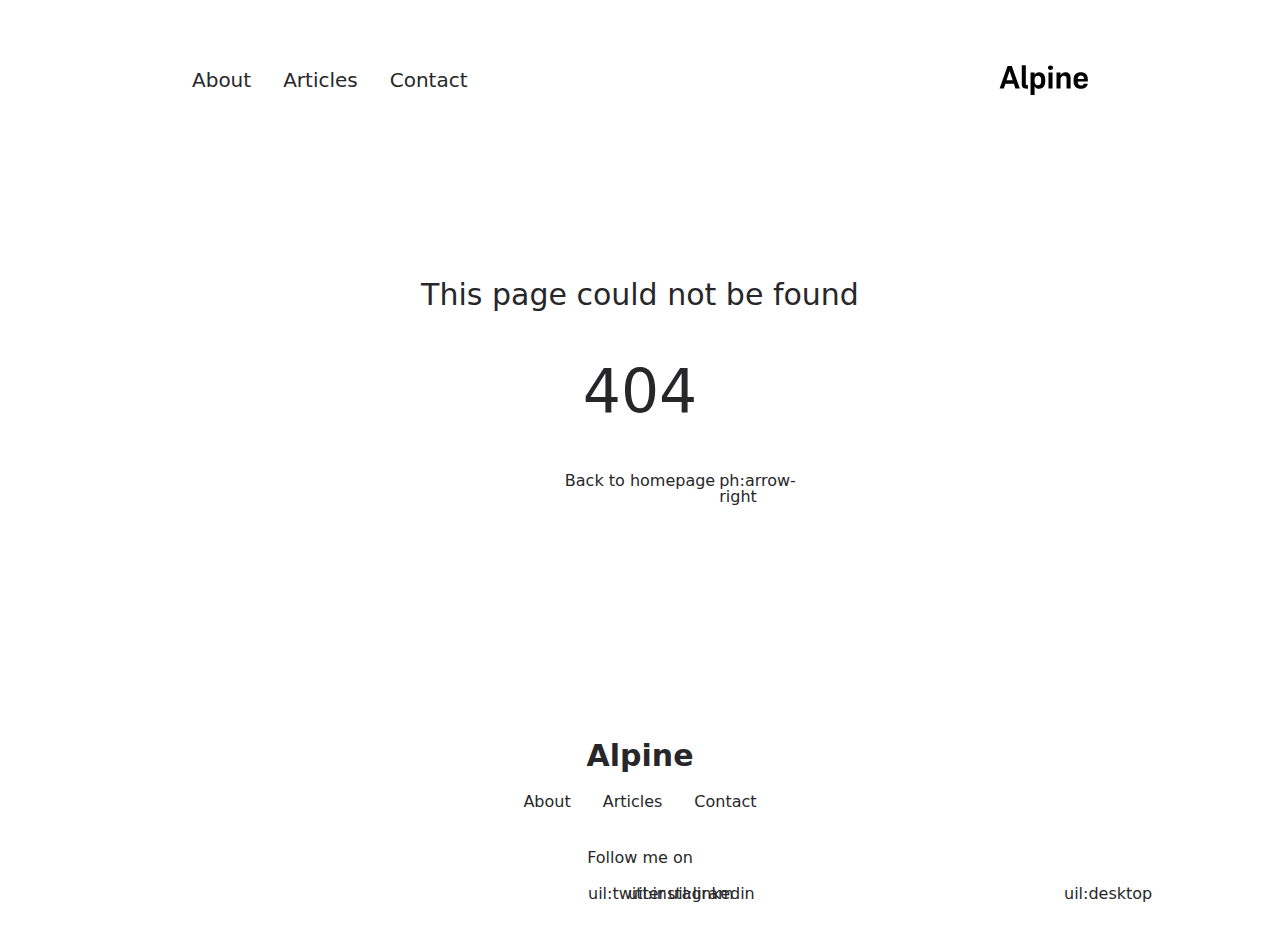
<file: 200.html>
<!DOCTYPE html>
<html  lang="en">
<head><meta charset="utf-8">
<meta name="viewport" content="width=device-width, initial-scale=1">
<link rel="stylesheet" href="/_nuxt/entry.9d7a7a4f.css">
<link rel="modulepreload" as="script" crossorigin href="/_nuxt/entry.7bab7b47.js">
<link rel="prefetch" as="style" href="/_nuxt/article.758fcc1c.css">
<link rel="prefetch" as="style" href="/_nuxt/ProseA.1addd5de.css">
<link rel="prefetch" as="script" crossorigin href="/_nuxt/article.21a29a1a.js">
<link rel="prefetch" as="script" crossorigin href="/_nuxt/ProseA.e78e5e14.js">
<link rel="prefetch" as="script" crossorigin href="/_nuxt/date.824a539b.js">
<link rel="prefetch" as="script" crossorigin href="/_nuxt/default.775b7761.js">
<link rel="prefetch" as="script" crossorigin href="/_nuxt/page.4bfcc43c.js">
<link rel="prefetch" as="script" crossorigin href="/_nuxt/client-db.09e0c037.js">
<link rel="prefetch" as="script" crossorigin href="/_nuxt/debug.f014a299.js">
<link rel="prefetch" as="style" href="/_nuxt/useStudio.f3e13c21.css">
<link rel="prefetch" as="script" crossorigin href="/_nuxt/useStudio.6dbfce4f.js">
<link rel="prefetch" as="style" href="/_nuxt/error-404.7910d5ca.css">
<link rel="prefetch" as="script" crossorigin href="/_nuxt/error-404.266d628f.js">
<link rel="prefetch" as="style" href="/_nuxt/error-500.1db01289.css">
<link rel="prefetch" as="script" crossorigin href="/_nuxt/error-500.db0f7578.js">
<script type="module" src="/_nuxt/entry.7bab7b47.js" crossorigin></script><style id="pinceau-runtime-hydratable">undefined</style><style id="pinceau-theme">@media { :root {--pinceau-mq: initial; --alpine-readableLine: 68ch;--alpine-backdrop-backgroundColor: #f4f4f5b3;--prose-code-inline-padding: 0.2rem 0.375rem 0.2rem 0.375rem;--prose-code-block-backdropFilter: contrast(1);--prose-code-block-border-style: solid;--prose-code-block-border-width: 1px;--prose-tbody-tr-borderBottom-style: dashed;--prose-tbody-tr-borderBottom-width: 1px;--prose-th-textAlign: inherit;--prose-thead-borderBottom-style: solid;--prose-thead-borderBottom-width: 1px;--prose-thead-border-style: solid;--prose-thead-border-width: 0px;--prose-table-textAlign: start;--prose-hr-width: 1px;--prose-hr-style: solid;--prose-li-listStylePosition: outside;--prose-ol-li-markerColor: currentColor;--prose-ol-paddingInlineStart: 21px;--prose-ol-listStyleType: decimal;--prose-ul-li-markerColor: currentColor;--prose-ul-paddingInlineStart: 21px;--prose-ul-listStyleType: disc;--prose-blockquote-border-style: solid;--prose-blockquote-border-width: 4px;--prose-blockquote-quotes: '201C' '201D' '2018' '2019';--prose-blockquote-paddingInlineStart: 24px;--prose-a-code-color-hover: currentColor;--prose-a-code-color-static: currentColor;--prose-a-hasCode-borderBottom: none;--prose-a-border-distance: 2px;--prose-a-border-color-hover: currentColor;--prose-a-border-color-static: currentColor;--prose-a-border-style-hover: solid;--prose-a-border-style-static: dashed;--prose-a-border-width: 1px;--prose-a-color-static: inherit;--prose-a-textDecoration: none;--prose-h6-margin: 3rem 0 2rem;--prose-h5-margin: 3rem 0 2rem;--prose-h4-margin: 3rem 0 2rem;--prose-h3-margin: 3rem 0 2rem;--prose-h2-margin: 3rem 0 2rem;--prose-h1-margin: 0 0 2rem;--prose-p-fontSize: 18px;--typography-lead-loose: 2;--typography-lead-relaxed: 1.625;--typography-lead-normal: 1.5;--typography-lead-snug: 1.375;--typography-lead-tight: 1.25;--typography-lead-none: 1;--typography-lead-10: 2.5rem;--typography-lead-9: 2.25rem;--typography-lead-8: 2rem;--typography-lead-7: 1.75rem;--typography-lead-6: 1.5rem;--typography-lead-5: 1.25rem;--typography-lead-4: 1rem;--typography-lead-3: .75rem;--typography-lead-2: .5rem;--typography-lead-1: .025rem;--typography-fontWeight-black: 900;--typography-fontWeight-extrabold: 800;--typography-fontWeight-bold: 700;--typography-fontWeight-semibold: 600;--typography-fontWeight-medium: 500;--typography-fontWeight-normal: 400;--typography-fontWeight-light: 300;--typography-fontWeight-extralight: 200;--typography-fontWeight-thin: 100;--typography-fontSize-9xl: 128px;--typography-fontSize-8xl: 96px;--typography-fontSize-7xl: 72px;--typography-fontSize-6xl: 60px;--typography-fontSize-5xl: 48px;--typography-fontSize-4xl: 36px;--typography-fontSize-3xl: 30px;--typography-fontSize-2xl: 24px;--typography-fontSize-xl: 20px;--typography-fontSize-lg: 18px;--typography-fontSize-base: 16px;--typography-fontSize-sm: 14px;--typography-fontSize-xs: 12px;--typography-letterSpacing-wide: 0.025em;--typography-letterSpacing-tight: -0.025em;--typography-verticalMargin-base: 24px;--typography-verticalMargin-sm: 16px;--elements-border-secondary-hover: [object Object];--elements-backdrop-background: #fffc;--elements-backdrop-filter: saturate(200%) blur(20px);--elements-container-maxWidth: 64rem;--lead-loose: 2;--lead-relaxed: 1.625;--lead-normal: 1.5;--lead-snug: 1.375;--lead-tight: 1.25;--lead-none: 1;--lead-10: 2.5rem;--lead-9: 2.25rem;--lead-8: 2rem;--lead-7: 1.75rem;--lead-6: 1.5rem;--lead-5: 1.25rem;--lead-4: 1rem;--lead-3: .75rem;--lead-2: .5rem;--lead-1: .025rem;--letterSpacing-widest: 0.1em;--letterSpacing-wider: 0.05em;--letterSpacing-wide: 0.025em;--letterSpacing-normal: 0em;--letterSpacing-tight: -0.025em;--letterSpacing-tighter: -0.05em;--fontSize-9xl: 8rem;--fontSize-8xl: 6rem;--fontSize-7xl: 4.5rem;--fontSize-6xl: 3.75rem;--fontSize-5xl: 3rem;--fontSize-4xl: 2.25rem;--fontSize-3xl: 1.875rem;--fontSize-2xl: 1.5rem;--fontSize-xl: 1.25rem;--fontSize-lg: 1.125rem;--fontSize-base: 1rem;--fontSize-sm: 0.875rem;--fontSize-xs: 0.75rem;--fontWeight-black: 900;--fontWeight-extrabold: 800;--fontWeight-bold: 700;--fontWeight-semibold: 600;--fontWeight-medium: 500;--fontWeight-normal: 400;--fontWeight-light: 300;--fontWeight-extralight: 200;--fontWeight-thin: 100;--font-mono: ui-monospace, SFMono-Regular, Menlo, Monaco, Consolas, Liberation Mono, Courier New, monospace;--font-serif: ui-serif, Georgia, Cambria, Times New Roman, Times, serif;--font-sans: ui-sans-serif, system-ui, -apple-system, BlinkMacSystemFont, Segoe UI, Roboto, Helvetica Neue, Arial, Noto Sans, sans-serif, Apple Color Emoji, Segoe UI Emoji, Segoe UI Symbol, Noto Color Emoji;--opacity-total: 1;--opacity-high: 0.8;--opacity-medium: 0.5;--opacity-soft: 0.3;--opacity-light: 0.15;--opacity-bright: 0.1;--opacity-noOpacity: 0;--borderWidth-lg: 3px;--borderWidth-md: 2px;--borderWidth-sm: 1px;--borderWidth-noBorder: 0;--space-rem-875: 0.875rem;--space-rem-625: 0.625rem;--space-rem-375: 0.375rem;--space-rem-125: 0.125rem;--space-px: 1px;--space-128: 32rem;--space-96: 24rem;--space-80: 20rem;--space-72: 18rem;--space-64: 16rem;--space-60: 15rem;--space-56: 14rem;--space-52: 13rem;--space-48: 12rem;--space-44: 11rem;--space-40: 10rem;--space-36: 9rem;--space-32: 8rem;--space-28: 7rem;--space-24: 6rem;--space-20: 5rem;--space-16: 4rem;--space-14: 3.5rem;--space-12: 3rem;--space-11: 2.75rem;--space-10: 2.5rem;--space-9: 2.25rem;--space-8: 2rem;--space-7: 1.75rem;--space-6: 1.5rem;--space-5: 1.25rem;--space-4: 1rem;--space-3: 0.75rem;--space-2: 0.5rem;--space-1: 0.25rem;--space-0: 0px;--size-full: 100%;--size-7xl: 80rem;--size-6xl: 72rem;--size-5xl: 64rem;--size-4xl: 56rem;--size-3xl: 48rem;--size-2xl: 42rem;--size-xl: 36rem;--size-lg: 32rem;--size-md: 28rem;--size-sm: 24rem;--size-xs: 20rem;--size-200: 200px;--size-104: 104px;--size-80: 80px;--size-64: 64px;--size-56: 56px;--size-48: 48px;--size-40: 40px;--size-32: 32px;--size-24: 24px;--size-20: 20px;--size-16: 16px;--size-12: 12px;--size-8: 8px;--size-6: 6px;--size-4: 4px;--size-2: 2px;--size-0: 0px;--radii-full: 9999px;--radii-3xl: 1.75rem;--radii-2xl: 1.5rem;--radii-xl: 1rem;--radii-lg: 0.75rem;--radii-md: 0.5rem;--radii-sm: 0.375rem;--radii-xs: 0.25rem;--radii-2xs: 0.125rem;--radii-none: 0px;--shadow-none: 0px 0px 0px 0px transparent;--shadow-lg: 0px 10px 15px -3px #000000, 0px 4px 6px -4px #000000;--shadow-md: 0px 4px 6px -1px #000000, 0px 2px 4px -2px #000000;--shadow-sm: 0px 1px 3px 0px #000000, 0px 1px 2px -1px #000000;--shadow-xs: 0px 1px 2px 0px #000000;--height-screen: 100vh;--width-screen: 100vw;--color-primary-900: #002e38;--color-primary-800: #005c70;--color-primary-700: #008aa9;--color-primary-600: #00b9e1;--color-primary-500: #1ad6ff;--color-primary-400: #40ddff;--color-primary-300: #66e4ff;--color-primary-200: #8deaff;--color-primary-100: #b3f1ff;--color-primary-50: #d9f8ff;--color-ruby-900: #380011;--color-ruby-800: #700021;--color-ruby-700: #a90032;--color-ruby-600: #e10043;--color-ruby-500: #ff1a5e;--color-ruby-400: #ff4079;--color-ruby-300: #ff6694;--color-ruby-200: #ff8dae;--color-ruby-100: #ffb3c9;--color-ruby-50: #ffd9e4;--color-pink-900: #380025;--color-pink-800: #70004b;--color-pink-700: #a90070;--color-pink-600: #e10095;--color-pink-500: #ff1ab2;--color-pink-400: #ff40bf;--color-pink-300: #ff66cc;--color-pink-200: #ff8dd8;--color-pink-100: #ffb3e5;--color-pink-50: #ffd9f2;--color-purple-900: #190038;--color-purple-800: #330070;--color-purple-700: #4c00a9;--color-purple-600: #6500e1;--color-purple-500: #811aff;--color-purple-400: #9640ff;--color-purple-300: #ab66ff;--color-purple-200: #c08dff;--color-purple-100: #d5b3ff;--color-purple-50: #ead9ff;--color-royalblue-900: #0b0531;--color-royalblue-800: #160a62;--color-royalblue-700: #211093;--color-royalblue-600: #2c15c4;--color-royalblue-500: #4127e8;--color-royalblue-400: #614bec;--color-royalblue-300: #806ff0;--color-royalblue-200: #a093f3;--color-royalblue-100: #c0b7f7;--color-royalblue-50: #dfdbfb;--color-indigoblue-900: #001238;--color-indigoblue-800: #002370;--color-indigoblue-700: #0035a9;--color-indigoblue-600: #0047e1;--color-indigoblue-500: #1a62ff;--color-indigoblue-400: #407cff;--color-indigoblue-300: #6696ff;--color-indigoblue-200: #8db0ff;--color-indigoblue-100: #b3cbff;--color-indigoblue-50: #d9e5ff;--color-blue-900: #002438;--color-blue-800: #004870;--color-blue-700: #006ca9;--color-blue-600: #0090e1;--color-blue-500: #1aadff;--color-blue-400: #40bbff;--color-blue-300: #66c8ff;--color-blue-200: #8dd6ff;--color-blue-100: #b3e4ff;--color-blue-50: #d9f1ff;--color-lightblue-900: #002e38;--color-lightblue-800: #005c70;--color-lightblue-700: #008aa9;--color-lightblue-600: #00b9e1;--color-lightblue-500: #1ad6ff;--color-lightblue-400: #40ddff;--color-lightblue-300: #66e4ff;--color-lightblue-200: #8deaff;--color-lightblue-100: #b3f1ff;--color-lightblue-50: #d9f8ff;--color-teal-900: #062a28;--color-teal-800: #0b544f;--color-teal-700: #117d77;--color-teal-600: #16a79e;--color-teal-500: #1cd1c6;--color-teal-400: #36e4da;--color-teal-300: #5fe9e1;--color-teal-200: #87efe9;--color-teal-100: #aff4f0;--color-teal-50: #d7faf8;--color-pear-900: #2a2b09;--color-pear-800: #545512;--color-pear-700: #7e801b;--color-pear-600: #a8aa24;--color-pear-500: #d0d32f;--color-pear-400: #d8da52;--color-pear-300: #e0e274;--color-pear-200: #e8e997;--color-pear-100: #eff0ba;--color-pear-50: #f7f8dc;--color-red-900: #380300;--color-red-800: #700700;--color-red-700: #a90a00;--color-red-600: #e10e00;--color-red-500: #ff281a;--color-red-400: #ff4c40;--color-red-300: #ff7066;--color-red-200: #ff948d;--color-red-100: #ffb7b3;--color-red-50: #ffdbd9;--color-orange-900: #381800;--color-orange-800: #702f00;--color-orange-700: #a94700;--color-orange-600: #e15e00;--color-orange-500: #ff7a1a;--color-orange-400: #ff9040;--color-orange-300: #ffa666;--color-orange-200: #ffbd8d;--color-orange-100: #ffd3b3;--color-orange-50: #ffe9d9;--color-yellow-900: #362b03;--color-yellow-800: #6d5605;--color-yellow-700: #a38108;--color-yellow-600: #daac0a;--color-yellow-500: #f5c828;--color-yellow-400: #f7d14c;--color-yellow-300: #f8da70;--color-yellow-200: #fae393;--color-yellow-100: #fcedb7;--color-yellow-50: #fdf6db;--color-green-900: #003f25;--color-green-800: #005e38;--color-green-700: #007e4a;--color-green-600: #009d5d;--color-green-500: #00bd6f;--color-green-400: #00dc82;--color-green-300: #30ffaa;--color-green-200: #83ffcc;--color-green-100: #acffdd;--color-green-50: #d6ffee;--color-gray-900: #18181B;--color-gray-800: #27272A;--color-gray-700: #3f3f46;--color-gray-600: #52525B;--color-gray-500: #71717A;--color-gray-400: #a1a1aa;--color-gray-300: #D4d4d8;--color-gray-200: #e4e4e7;--color-gray-100: #f4f4f5;--color-gray-50: #fafafa;--color-black: #0c0c0d;--color-white: #FFFFFF;--media-portrait: only screen and (orientation: portrait);--media-landscape: only screen and (orientation: landscape);--media-rm: (prefers-reduced-motion: reduce);--media-2xl: (min-width: 1536px);--media-xl: (min-width: 1280px);--media-lg: (min-width: 1024px);--media-md: (min-width: 768px);--media-sm: (min-width: 640px);--media-xs: (min-width: 475px);--alpine-body-color: var(--color-gray-800);--alpine-body-backgroundColor: var(--color-white);--prose-code-inline-fontWeight: var(--typography-fontWeight-normal);--prose-code-inline-fontSize: var(--typography-fontSize-sm);--prose-code-inline-borderRadius: var(--radii-xs);--prose-code-block-pre-padding: var(--typography-verticalMargin-sm);--prose-code-block-margin: var(--typography-verticalMargin-base) 0;--prose-code-block-fontSize: var(--typography-fontSize-sm);--prose-tbody-code-inline-fontSize: var(--typography-fontSize-sm);--prose-tbody-td-padding: var(--typography-verticalMargin-sm);--prose-th-fontWeight: var(--typography-fontWeight-semibold);--prose-th-padding: 0 var(--typography-verticalMargin-sm) var(--typography-verticalMargin-sm) var(--typography-verticalMargin-sm);--prose-table-lineHeight: var(--typography-lead-6);--prose-table-fontSize: var(--typography-fontSize-sm);--prose-table-margin: var(--typography-verticalMargin-base) 0;--prose-hr-margin: var(--typography-verticalMargin-base) 0;--prose-li-margin: var(--typography-verticalMargin-sm) 0;--prose-ol-margin: var(--typography-verticalMargin-base) 0;--prose-ul-margin: var(--typography-verticalMargin-base) 0;--prose-blockquote-margin: var(--typography-verticalMargin-base) 0;--prose-a-code-border-style: var(--prose-a-border-style-static);--prose-a-code-border-width: var(--prose-a-border-width);--prose-a-fontWeight: var(--typography-fontWeight-medium);--prose-img-margin: var(--typography-verticalMargin-base) 0;--prose-strong-fontWeight: var(--typography-fontWeight-semibold);--prose-h6-iconSize: var(--typography-fontSize-base);--prose-h6-fontWeight: var(--typography-fontWeight-semibold);--prose-h6-lineHeight: var(--typography-lead-normal);--prose-h6-fontSize: var(--typography-fontSize-lg);--prose-h5-iconSize: var(--typography-fontSize-lg);--prose-h5-fontWeight: var(--typography-fontWeight-semibold);--prose-h5-lineHeight: var(--typography-lead-snug);--prose-h5-fontSize: var(--typography-fontSize-xl);--prose-h4-iconSize: var(--typography-fontSize-lg);--prose-h4-letterSpacing: var(--typography-letterSpacing-tight);--prose-h4-fontWeight: var(--typography-fontWeight-semibold);--prose-h4-lineHeight: var(--typography-lead-snug);--prose-h4-fontSize: var(--typography-fontSize-2xl);--prose-h3-iconSize: var(--typography-fontSize-xl);--prose-h3-letterSpacing: var(--typography-letterSpacing-tight);--prose-h3-fontWeight: var(--typography-fontWeight-semibold);--prose-h3-lineHeight: var(--typography-lead-snug);--prose-h3-fontSize: var(--typography-fontSize-3xl);--prose-h2-iconSize: var(--typography-fontSize-2xl);--prose-h2-letterSpacing: var(--typography-letterSpacing-tight);--prose-h2-fontWeight: var(--typography-fontWeight-semibold);--prose-h2-lineHeight: var(--typography-lead-tight);--prose-h2-fontSize: var(--typography-fontSize-4xl);--prose-h1-iconSize: var(--typography-fontSize-3xl);--prose-h1-letterSpacing: var(--typography-letterSpacing-tight);--prose-h1-fontWeight: var(--typography-fontWeight-bold);--prose-h1-lineHeight: var(--typography-lead-tight);--prose-h1-fontSize: var(--typography-fontSize-5xl);--prose-p-br-margin: var(--typography-verticalMargin-base) 0 0 0;--prose-p-margin: var(--typography-verticalMargin-base) 0;--prose-p-lineHeight: var(--typography-lead-normal);--typography-color-primary-900: var(--color-primary-900);--typography-color-primary-800: var(--color-primary-800);--typography-color-primary-700: var(--color-primary-700);--typography-color-primary-600: var(--color-primary-600);--typography-color-primary-500: var(--color-primary-500);--typography-color-primary-400: var(--color-primary-400);--typography-color-primary-300: var(--color-primary-300);--typography-color-primary-200: var(--color-primary-200);--typography-color-primary-100: var(--color-primary-100);--typography-color-primary-50: var(--color-primary-50);--typography-font-code: var(--font-mono);--typography-font-body: var(--font-sans);--typography-font-display: var(--font-sans);--typography-body-backgroundColor: var(--color-white);--typography-body-color: var(--color-black);--elements-state-danger-borderColor-secondary: var(--color-red-200);--elements-state-danger-borderColor-primary: var(--color-red-100);--elements-state-danger-backgroundColor-secondary: var(--color-red-100);--elements-state-danger-backgroundColor-primary: var(--color-red-50);--elements-state-danger-color-secondary: var(--color-red-600);--elements-state-danger-color-primary: var(--color-red-500);--elements-state-warning-borderColor-secondary: var(--color-yellow-200);--elements-state-warning-borderColor-primary: var(--color-yellow-100);--elements-state-warning-backgroundColor-secondary: var(--color-yellow-100);--elements-state-warning-backgroundColor-primary: var(--color-yellow-50);--elements-state-warning-color-secondary: var(--color-yellow-700);--elements-state-warning-color-primary: var(--color-yellow-600);--elements-state-success-borderColor-secondary: var(--color-green-200);--elements-state-success-borderColor-primary: var(--color-green-100);--elements-state-success-backgroundColor-secondary: var(--color-green-100);--elements-state-success-backgroundColor-primary: var(--color-green-50);--elements-state-success-color-secondary: var(--color-green-600);--elements-state-success-color-primary: var(--color-green-500);--elements-state-info-borderColor-secondary: var(--color-blue-200);--elements-state-info-borderColor-primary: var(--color-blue-100);--elements-state-info-backgroundColor-secondary: var(--color-blue-100);--elements-state-info-backgroundColor-primary: var(--color-blue-50);--elements-state-info-color-secondary: var(--color-blue-600);--elements-state-info-color-primary: var(--color-blue-500);--elements-state-primary-borderColor-secondary: var(--color-primary-200);--elements-state-primary-borderColor-primary: var(--color-primary-100);--elements-state-primary-backgroundColor-secondary: var(--color-primary-100);--elements-state-primary-backgroundColor-primary: var(--color-primary-50);--elements-state-primary-color-secondary: var(--color-primary-700);--elements-state-primary-color-primary: var(--color-primary-600);--elements-surface-secondary-backgroundColor: var(--color-gray-200);--elements-surface-primary-backgroundColor: var(--color-gray-100);--elements-surface-background-base: var(--color-gray-100);--elements-border-secondary-static: var(--color-gray-200);--elements-border-primary-hover: var(--color-gray-200);--elements-border-primary-static: var(--color-gray-100);--elements-container-padding-md: var(--space-16);--elements-container-padding-sm: var(--space-12);--elements-container-padding-xs: var(--space-8);--elements-container-padding-mobile: var(--space-6);--elements-text-secondary-color-hover: var(--color-gray-700);--elements-text-secondary-color-static: var(--color-gray-500);--elements-text-primary-color-static: var(--color-gray-900);--text-6xl-lineHeight: var(--lead-none);--text-6xl-fontSize: var(--fontSize-6xl);--text-5xl-lineHeight: var(--lead-none);--text-5xl-fontSize: var(--fontSize-5xl);--text-4xl-lineHeight: var(--lead-10);--text-4xl-fontSize: var(--fontSize-4xl);--text-3xl-lineHeight: var(--lead-9);--text-3xl-fontSize: var(--fontSize-3xl);--text-2xl-lineHeight: var(--lead-8);--text-2xl-fontSize: var(--fontSize-2xl);--text-xl-lineHeight: var(--lead-7);--text-xl-fontSize: var(--fontSize-xl);--text-lg-lineHeight: var(--lead-7);--text-lg-fontSize: var(--fontSize-lg);--text-base-lineHeight: var(--lead-6);--text-base-fontSize: var(--fontSize-base);--text-sm-lineHeight: var(--lead-5);--text-sm-fontSize: var(--fontSize-sm);--text-xs-lineHeight: var(--lead-4);--text-xs-fontSize: var(--fontSize-xs);--shadow-2xl: 0px 25px 50px -12px var(--color-gray-900);--shadow-xl: 0px 20px 25px -5px var(--color-gray-400), 0px 8px 10px -6px #000000;--color-secondary-900: var(--color-gray-900);--color-secondary-800: var(--color-gray-800);--color-secondary-700: var(--color-gray-700);--color-secondary-600: var(--color-gray-600);--color-secondary-500: var(--color-gray-500);--color-secondary-400: var(--color-gray-400);--color-secondary-300: var(--color-gray-300);--color-secondary-200: var(--color-gray-200);--color-secondary-100: var(--color-gray-100);--color-secondary-50: var(--color-gray-50);--prose-a-code-background-hover: var(--typography-color-primary-50);--prose-a-code-border-color-hover: var(--typography-color-primary-500);--prose-a-color-hover: var(--typography-color-primary-500);--typography-color-secondary-900: var(--color-secondary-900);--typography-color-secondary-800: var(--color-secondary-800);--typography-color-secondary-700: var(--color-secondary-700);--typography-color-secondary-600: var(--color-secondary-600);--typography-color-secondary-500: var(--color-secondary-500);--typography-color-secondary-400: var(--color-secondary-400);--typography-color-secondary-300: var(--color-secondary-300);--typography-color-secondary-200: var(--color-secondary-200);--typography-color-secondary-100: var(--color-secondary-100);--typography-color-secondary-50: var(--color-secondary-50);--prose-code-inline-backgroundColor: var(--typography-color-secondary-100);--prose-code-inline-color: var(--typography-color-secondary-700);--prose-code-block-backgroundColor: var(--typography-color-secondary-100);--prose-code-block-color: var(--typography-color-secondary-700);--prose-code-block-border-color: var(--typography-color-secondary-200);--prose-tbody-tr-borderBottom-color: var(--typography-color-secondary-200);--prose-th-color: var(--typography-color-secondary-600);--prose-thead-borderBottom-color: var(--typography-color-secondary-200);--prose-thead-border-color: var(--typography-color-secondary-300);--prose-hr-color: var(--typography-color-secondary-200);--prose-blockquote-border-color: var(--typography-color-secondary-200);--prose-blockquote-color: var(--typography-color-secondary-500);--prose-a-code-border-color-static: var(--typography-color-secondary-400); } }@media { :root.dark {--pinceau-mq: dark; --alpine-backdrop-backgroundColor: #18181bb3;--prose-code-block-backdropFilter: contrast(1);--prose-ol-li-markerColor: currentColor;--prose-ul-li-markerColor: currentColor;--prose-a-code-color-hover: currentColor;--prose-a-code-color-static: currentColor;--prose-a-border-color-hover: currentColor;--prose-a-border-color-static: currentColor;--prose-a-color-static: inherit;--elements-backdrop-background: #0c0d0ccc;--alpine-body-color: var(--color-gray-200);--alpine-body-backgroundColor: var(--color-black);--typography-body-backgroundColor: var(--color-black);--typography-body-color: var(--color-white);--elements-state-danger-borderColor-secondary: var(--color-red-700);--elements-state-danger-borderColor-primary: var(--color-red-800);--elements-state-danger-backgroundColor-secondary: var(--color-red-800);--elements-state-danger-backgroundColor-primary: var(--color-red-900);--elements-state-danger-color-secondary: var(--color-red-200);--elements-state-danger-color-primary: var(--color-red-300);--elements-state-warning-borderColor-secondary: var(--color-yellow-700);--elements-state-warning-borderColor-primary: var(--color-yellow-800);--elements-state-warning-backgroundColor-secondary: var(--color-yellow-800);--elements-state-warning-backgroundColor-primary: var(--color-yellow-900);--elements-state-warning-color-secondary: var(--color-yellow-200);--elements-state-warning-color-primary: var(--color-yellow-400);--elements-state-success-borderColor-secondary: var(--color-green-700);--elements-state-success-borderColor-primary: var(--color-green-800);--elements-state-success-backgroundColor-secondary: var(--color-green-800);--elements-state-success-backgroundColor-primary: var(--color-green-900);--elements-state-success-color-secondary: var(--color-green-200);--elements-state-success-color-primary: var(--color-green-400);--elements-state-info-borderColor-secondary: var(--color-blue-700);--elements-state-info-borderColor-primary: var(--color-blue-800);--elements-state-info-backgroundColor-secondary: var(--color-blue-800);--elements-state-info-backgroundColor-primary: var(--color-blue-900);--elements-state-info-color-secondary: var(--color-blue-200);--elements-state-info-color-primary: var(--color-blue-400);--elements-state-primary-borderColor-secondary: var(--color-primary-700);--elements-state-primary-borderColor-primary: var(--color-primary-800);--elements-state-primary-backgroundColor-secondary: var(--color-primary-800);--elements-state-primary-backgroundColor-primary: var(--color-primary-900);--elements-state-primary-color-secondary: var(--color-primary-200);--elements-state-primary-color-primary: var(--color-primary-400);--elements-surface-secondary-backgroundColor: var(--color-gray-800);--elements-surface-primary-backgroundColor: var(--color-gray-900);--elements-surface-background-base: var(--color-gray-900);--elements-border-secondary-static: var(--color-gray-800);--elements-border-primary-hover: var(--color-gray-800);--elements-border-primary-static: var(--color-gray-900);--elements-text-secondary-color-hover: var(--color-gray-200);--elements-text-secondary-color-static: var(--color-gray-400);--elements-text-primary-color-static: var(--color-gray-50);--prose-a-code-background-hover: var(--typography-color-primary-900);--prose-a-code-border-color-hover: var(--typography-color-primary-600);--prose-a-color-hover: var(--typography-color-primary-400);--prose-code-inline-backgroundColor: var(--typography-color-secondary-800);--prose-code-inline-color: var(--typography-color-secondary-200);--prose-code-block-backgroundColor: var(--typography-color-secondary-900);--prose-code-block-color: var(--typography-color-secondary-200);--prose-code-block-border-color: var(--typography-color-secondary-800);--prose-tbody-tr-borderBottom-color: var(--typography-color-secondary-800);--prose-th-color: var(--typography-color-secondary-400);--prose-thead-borderBottom-color: var(--typography-color-secondary-800);--prose-thead-border-color: var(--typography-color-secondary-600);--prose-hr-color: var(--typography-color-secondary-800);--prose-blockquote-border-color: var(--typography-color-secondary-700);--prose-blockquote-color: var(--typography-color-secondary-400);--prose-a-code-border-color-static: var(--typography-color-secondary-600); } }</style><script>"use strict";(()=>{const a=window,e=document.documentElement,m=["dark","light"],c=window&&window.localStorage&&window.localStorage.getItem&&window.localStorage.getItem("nuxt-color-mode")||"system";let n=c==="system"?d():c;const l=e.getAttribute("data-color-mode-forced");l&&(n=l),i(n),a["__NUXT_COLOR_MODE__"]={preference:c,value:n,getColorScheme:d,addColorScheme:i,removeColorScheme:f};function i(o){const t=""+o+"",s="";e.classList?e.classList.add(t):e.className+=" "+t,s&&e.setAttribute("data-"+s,o)}function f(o){const t=""+o+"",s="";e.classList?e.classList.remove(t):e.className=e.className.replace(new RegExp(t,"g"),""),s&&e.removeAttribute("data-"+s)}function r(o){return a.matchMedia("(prefers-color-scheme"+o+")")}function d(){if(a.matchMedia&&r("").media!=="not all"){for(const o of m)if(r(":"+o).matches)return o}return"light"}})();
</script></head>
<body ><div id="__nuxt"></div><script type="application/json" id="__NUXT_DATA__" data-ssr="false">[{"_errors":1,"serverRendered":2,"data":3,"state":4},{},false,{},{}]</script>
<script>window.__NUXT__={};window.__NUXT__.config={public:{FORMSPREE_URL:"",plausible:{hashMode:false,trackLocalhost:false,domain:"",apiHost:"https://plausible.io",autoPageviews:true,autoOutboundTracking:false},studio:{apiURL:"https://api.nuxt.studio"},mdc:{components:{prose:true,map:{p:"prose-p",a:"prose-a",blockquote:"prose-blockquote","code-inline":"prose-code-inline",code:"ProseCodeInline",em:"prose-em",h1:"prose-h1",h2:"prose-h2",h3:"prose-h3",h4:"prose-h4",h5:"prose-h5",h6:"prose-h6",hr:"prose-hr",img:"prose-img",ul:"prose-ul",ol:"prose-ol",li:"prose-li",strong:"prose-strong",table:"prose-table",thead:"prose-thead",tbody:"prose-tbody",td:"prose-td",th:"prose-th",tr:"prose-tr"}},headings:{anchorLinks:{h1:false,h2:true,h3:true,h4:true,h5:false,h6:false}}},content:{locales:[],defaultLocale:"",integrity:1702600020882,experimental:{stripQueryParameters:false,advanceQuery:false,clientDB:false},respectPathCase:false,api:{baseURL:"/api/_content"},navigation:{fields:["navTitle","layout"]},tags:{p:"prose-p",a:"prose-a",blockquote:"prose-blockquote","code-inline":"prose-code-inline",code:"ProseCodeInline",em:"prose-em",h1:"prose-h1",h2:"prose-h2",h3:"prose-h3",h4:"prose-h4",h5:"prose-h5",h6:"prose-h6",hr:"prose-hr",img:"prose-img",ul:"prose-ul",ol:"prose-ol",li:"prose-li",strong:"prose-strong",table:"prose-table",thead:"prose-thead",tbody:"prose-tbody",td:"prose-td",th:"prose-th",tr:"prose-tr"},highlight:{theme:{default:"github-light",dark:"github-dark"},preload:["json","js","ts","html","css","vue","diff","shell","markdown","yaml","bash","ini","c","cpp"]},wsUrl:"",documentDriven:{page:true,navigation:true,surround:true,globals:{},layoutFallbacks:["theme"],injectPage:true},host:"",trailingSlash:false,search:"",contentHead:true,anchorLinks:{depth:4,exclude:[1]}}},app:{baseURL:"/",buildAssetsDir:"/_nuxt/",cdnURL:""}}</script></body>
</html>
</file>
<file: _nuxt/entry.9d7a7a4f.css>
body{background-color:var(--alpine-body-backgroundColor);color:var(--alpine-body-color)}.light-img{display:block}.dark-img{display:none}@media (prefers-color-scheme:dark){html:not(.light) .dark-img{display:block}html:not(.light) .light-img{display:none}}html.dark .dark-img{display:block}html.dark .light-img{display:none}html{-webkit-font-smoothing:antialiased;-moz-osx-font-smoothing:grayscale}.sr-only{height:1px!important;margin:-1px!important;overflow:hidden!important;padding:0!important;position:absolute!important;width:1px!important;clip:rect(0,0,0,0)!important;border:0!important;white-space:nowrap!important}*,:after,:before{border:0 solid #e5e7eb;box-sizing:border-box}html{line-height:1.5;-webkit-text-size-adjust:100%;font-family:ui-sans-serif,system-ui,-apple-system,BlinkMacSystemFont,Segoe UI,Roboto,Helvetica Neue,Arial,Noto Sans,sans-serif,Apple Color Emoji,Segoe UI Emoji,Segoe UI Symbol,Noto Color Emoji;-moz-tab-size:4;-o-tab-size:4;tab-size:4}body{line-height:inherit;margin:0}hr{border-top-width:1px;color:inherit;height:0}abbr:where([title]){-webkit-text-decoration:underline dotted;text-decoration:underline dotted}h1,h2,h3,h4,h5,h6{font-size:inherit;font-weight:inherit}a{color:inherit;text-decoration:inherit}b,strong{font-weight:bolder}code,kbd,pre,samp{font-family:ui-monospace,SFMono-Regular,Menlo,Monaco,Consolas,Liberation Mono,Courier New,monospace;font-size:1em}small{font-size:80%}sub,sup{font-size:75%;line-height:0;position:relative;vertical-align:baseline}sub{bottom:-.25em}sup{top:-.5em}table{border-collapse:collapse;border-color:inherit;text-indent:0}button,input,optgroup,select,textarea{color:inherit;font-family:inherit;font-size:100%;font-weight:inherit;line-height:inherit;margin:0;padding:0}button,select{text-transform:none}[type=button],[type=reset],[type=submit],button{-webkit-appearance:button;background-color:transparent;background-image:none}:-moz-focusring{outline:auto}:-moz-ui-invalid{box-shadow:none}progress{vertical-align:baseline}::-webkit-inner-spin-button,::-webkit-outer-spin-button{height:auto}[type=search]{-webkit-appearance:textfield;outline-offset:-2px}::-webkit-search-decoration{-webkit-appearance:none}::-webkit-file-upload-button{-webkit-appearance:button;font:inherit}summary{display:list-item}blockquote,dd,dl,figure,h1,h2,h3,h4,h5,h6,hr,p,pre{margin:0}fieldset{margin:0}fieldset,legend{padding:0}menu,ol,ul{list-style:none;margin:0;padding:0}textarea{resize:vertical}input::-moz-placeholder,textarea::-moz-placeholder{color:#9ca3af;opacity:1}input::placeholder,textarea::placeholder{color:#9ca3af;opacity:1}[role=button],button{cursor:pointer}:disabled{cursor:default}audio,canvas,embed,iframe,img,object,svg,video{display:block;vertical-align:middle}img,video{height:auto;max-width:100%}[hidden]{display:none}.nuxt-progress{background:repeating-linear-gradient(90deg,#00dc82 0,#34cdfe 50%,#0047e1);left:0;opacity:1;position:fixed;right:0;top:0;transition:width .1s,height .4s,opacity .4s;width:0;z-index:999999}nav ul[data-v-86e3b5ad]{display:flex;flex-direction:column;gap:var(--space-4);justify-content:center;width:100%}@media (min-width:640px){nav ul[data-v-86e3b5ad]{flex-direction:row;gap:var(--space-8)}}nav ul a[data-v-86e3b5ad]{position:relative}nav ul a.router-link-active[data-v-86e3b5ad]{color:var(--color-primary-500)}nav ul a .underline-fx[data-v-86e3b5ad]{background-color:currentColor;bottom:-4px;height:1px;position:absolute;transition:width .2s ease-in-out;width:0}a:hover :is(nav ul a .underline-fx):is(nav ul a .underline-fx[data-v-86e3b5ad]){width:100%}header[data-v-931ee485]{--header-padding:var(--space-16);--logo-height:var(--space-8);align-items:center;display:grid;gap:var(--space-4);grid-template-columns:repeat(12,minmax(0,1fr));padding-bottom:var(--header-padding);padding-top:var(--header-padding);position:relative}header .menu[data-v-931ee485]{display:flex;position:absolute}header .menu[data-v-931ee485] :hover{color:var(--color-primary-500)}.left :is(header .menu):is(header .menu[data-v-931ee485]){right:0}@media (min-width:640px){header .menu[data-v-931ee485]{display:none}}header .overlay[data-v-931ee485]{-webkit-backdrop-filter:blur(20px);backdrop-filter:blur(20px);background-color:var(--alpine-backdrop-backgroundColor);border:1px solid var(--color-gray-200);border-radius:var(--radii-md);font-size:var(--text-lg-fontSize);font-weight:var(--fontWeight-medium);line-height:var(--text-lg-lineHeight);padding:var(--space-6);padding-right:var(--space-24);perspective:2000px;position:absolute;top:calc(var(--header-padding) + var(--logo-height) + var(--space-2));transform-origin:top;transition:all .25s;will-change:opacity,transform}header .overlay[data-v-931ee485]:not(.show){opacity:0;transform:translateY(-10px) rotateY(-8deg) rotateX(-20deg)}.left :is(header .overlay:not(.show)):is(header .overlay[data-v-931ee485]:not(.show)){transform:translateY(-10px) rotateY(8deg) rotateX(-20deg)}header .overlay[data-v-931ee485]:not(.show){pointer-events:none}.left :is(header .overlay):is(header .overlay[data-v-931ee485]){padding:var(--space-6);padding-left:var(--space-16);right:0;text-align:right}@media (min-width:640px){header .overlay[data-v-931ee485]{display:none}}:root.dark header .overlay[data-v-931ee485]{border-color:var(--color-gray-800)}header .logo[data-v-931ee485]{display:flex;grid-column:span 12/span 12;height:var(--logo-height)}header .logo a[data-v-931ee485]{display:flex}.center :is(header .logo):is(header .logo[data-v-931ee485]){grid-column:span 12/span 12;justify-content:center}.right :is(header .logo):is(header .logo[data-v-931ee485]){justify-content:flex-end}@media (min-width:640px){header .logo[data-v-931ee485]{grid-column:span 4/span 4;grid-column-start:auto}.right :is(header .logo):is(header .logo[data-v-931ee485]){order:2}}header .logo .fallback[data-v-931ee485]{font-size:var(--text-2xl-fontSize);font-weight:var(--fontWeight-semibold);line-height:var(--text-2xl-lineHeight)}header .main-nav[data-v-931ee485]{display:none}@media (min-width:640px){header .main-nav[data-v-931ee485]{display:flex;font-size:var(--text-xl-fontSize);font-weight:var(--fontWeight-medium);grid-column:span 8/span 8;line-height:var(--text-xl-lineHeight)}.center :is(header .main-nav):is(header .main-nav[data-v-931ee485]){grid-column:span 12/span 12;justify-content:center}.right :is(header .main-nav):is(header .main-nav[data-v-931ee485]){justify-content:flex-start}.left :is(header .main-nav):is(header .main-nav[data-v-931ee485]){justify-content:flex-end}}.icon[data-v-10a93562]{display:inline-block;vertical-align:middle}a[data-v-ae2aac46]{--social-icon-size:24px;display:flex;height:24px;height:var(--social-icon-size);width:24px;width:var(--social-icon-size)}a[data-v-ae2aac46] :hover{color:var(--color-primary-500)}a svg[data-v-ae2aac46]{height:100%;width:100%}button[data-v-e82d6a85]{display:flex;--color-mode-switcher-size:24px;height:24px;height:var(--color-mode-switcher-size);width:24px;width:var(--color-mode-switcher-size)}button[data-v-e82d6a85] :hover{color:var(--color-primary-500)}button svg[data-v-e82d6a85]{height:100%;width:100%}footer[data-v-1045c1f9]{align-items:center;display:flex;flex-direction:column;margin-top:var(--space-24);padding-bottom:var(--space-8);padding-top:var(--space-8)}footer.left[data-v-1045c1f9]{align-items:flex-start}footer.right[data-v-1045c1f9]{align-items:flex-end}@media (min-width:768px){footer[data-v-1045c1f9]{min-height:var(--space-36)}}footer .credits[data-v-1045c1f9]{font-size:var(--text-3xl-fontSize);font-weight:var(--fontWeight-bold);line-height:var(--text-3xl-lineHeight);margin-bottom:var(--space-4)}footer .navigation[data-v-1045c1f9]{display:none}@media (min-width:640px){footer .navigation[data-v-1045c1f9]{display:flex;font-size:var(--text-base-fontSize);font-weight:var(--fontWeight-medium);line-height:var(--text-base-lineHeight);margin-bottom:var(--space-8)}}footer .message[data-v-1045c1f9]{margin-bottom:var(--space-4);text-align:center}footer .icons[data-v-1045c1f9]{display:grid;gap:var(--space-4);grid-template-columns:repeat(12,minmax(0,1fr));width:100%}.left :is(footer .icons):is(footer .icons[data-v-1045c1f9]){align-items:center;display:flex;justify-content:space-between}.right :is(footer .icons):is(footer .icons[data-v-1045c1f9]){align-items:center;display:flex;flex-direction:row-reverse;justify-content:space-between}footer .icons .social[data-v-1045c1f9]{display:flex;gap:var(--space-4);grid-column:span 12/span 12;justify-content:center}@media (min-width:475px){footer .icons .social[data-v-1045c1f9]{grid-column:span 4/span 4;grid-column-start:5}}footer .icons .color-mode-switch[data-v-1045c1f9]{display:flex;grid-column:span 12/span 12;justify-content:center}@media (min-width:475px){footer .icons .color-mode-switch[data-v-1045c1f9]{grid-column:span 2/span 2;grid-column-start:11;justify-content:flex-end}}.container[data-v-4f31ff05]{margin-inline-end:auto;margin-inline-start:auto;width:100%}.app-layout[data-v-ef8a7aba]{min-width:var(--size-xs)}html{font-family:var(--font-sans)}
</file>
<file: _nuxt/DocumentDrivenNotFound.f4a2ab44.css>
section[data-v-d564043d]{align-items:center;display:flex;flex-direction:column;justify-content:center;min-height:50vh}section .message[data-v-d564043d]{font-size:var(--text-3xl-fontSize);font-weight:var(--fontWeight-medium);line-height:var(--text-3xl-lineHeight)}section .status[data-v-d564043d]{font-size:var(--text-6xl-fontSize);line-height:var(--text-6xl-lineHeight);margin-bottom:var(--space-12);margin-top:var(--space-12)}section a[data-v-d564043d]{align-items:center;display:flex;position:relative}section a .icon[data-v-d564043d]{height:var(--space-5);position:absolute;right:calc(0px - var(--space-1));transform:translate(100%);width:var(--space-5)}
</file>
<file: _nuxt/Hero.a1b6a884.css>
.hero .layout[data-v-1acb0a47]{display:grid;gap:var(--space-8);grid-template-columns:repeat(1,minmax(0,1fr))}@media (min-width:1024px){.hero .layout[data-v-1acb0a47]{grid-template-columns:repeat(2,minmax(0,1fr))}}.hero .layout .title[data-v-1acb0a47]{font-size:var(--text-4xl-fontSize);font-weight:var(--fontWeight-bold);line-height:var(--text-4xl-lineHeight)}.hero .layout .description[data-v-1acb0a47]{font-size:var(--text-xl-fontSize);line-height:var(--text-xl-lineHeight);margin-top:var(--space-3)}.hero .layout img[data-v-1acb0a47]{aspect-ratio:16/9;border-radius:var(--radii-md);-o-object-fit:cover;object-fit:cover;width:100%}.hero .layout img.left[data-v-1acb0a47]{order:-1}
</file>
<file: _nuxt/ProseUl.77a8cc5a.css>
ul[data-v-b04a3188]{font-family:var(--typography-font-body);list-style-type:var(--prose-ul-listStyleType);margin:var(--prose-ul-margin);padding-inline-start:var(--prose-ul-paddingInlineStart)}ul[data-v-b04a3188]>li::marker{color:var(--prose-ul-li-markerColor)}ul[data-v-b04a3188]>li ol,ul[data-v-b04a3188]>li ul{margin:0}
</file>
<file: _nuxt/ProseLi.503ecd9c.css>
li[data-v-94ba9eab]{font-family:var(--typography-font-body);list-style-position:var(--prose-li-listStylePosition);margin:var(--prose-li-margin)}
</file>
<file: _nuxt/ProseA.1addd5de.css>
a[data-v-1b2cc3df]{border-bottom:var(--prose-a-border-width) var(--prose-a-border-style-static) var(--prose-a-border-color-static);color:var(--prose-a-color-static);font-family:var(--typography-font-body);font-weight:var(--prose-a-fontWeight);padding-bottom:var(--prose-a-border-distance);-webkit-text-decoration:var(--prose-a-textDecoration);text-decoration:var(--prose-a-textDecoration)}a[data-v-1b2cc3df]:hover{border-color:var(--prose-a-border-color-hover);border-style:var(--prose-a-border-style-hover);color:var(--prose-a-color-hover)}a[data-v-1b2cc3df]:has(img){border-width:0}a[data-v-1b2cc3df]:has(code){border-bottom:var(--prose-a-hasCode-borderBottom)}a[data-v-1b2cc3df]:has(code) code{border-color:var(--prose-a-code-border-color-static);border-style:var(--prose-a-code-border-style);border-width:var(--prose-a-code-border-width);color:var(--prose-a-code-color-static)}a[data-v-1b2cc3df]:has(code):hover{border-bottom:var(--prose-a-hasCode-borderBottom)}a[data-v-1b2cc3df]:has(code):hover code{background-color:var(--prose-a-code-background-hover);border-color:var(--prose-a-code-border-color-hover);color:var(--prose-a-code-color-hover)}
</file>
<file: _nuxt/ProseStrong.ed011406.css>
strong[data-v-f1a9f803]{font-family:var(--typography-font-body);font-weight:var(--prose-strong-fontWeight)}
</file>
<file: _nuxt/ProseP.0de71350.css>
p[data-v-20eb8ea1]{font-family:var(--typography-font-body);font-size:var(--prose-p-fontSize);line-height:var(--prose-p-lineHeight);margin:var(--prose-p-margin)}p[data-v-20eb8ea1] br{content:"";display:block;margin:var(--prose-p-br-margin)}
</file>
<file: _nuxt/Gallery.74682e8a.css>
.gallery .layout[data-v-f690ff22]{display:grid;gap:var(--space-8);margin-bottom:var(--space-16);margin-top:var(--space-16);--cols:1;grid-template-columns:repeat(1,minmax(0,1fr));grid-template-columns:repeat(var(--cols),minmax(0,1fr))}@media (min-width:768px){.gallery .layout[data-v-f690ff22]{--cols:var(---6-li-cols)}}.gallery .layout img[data-v-f690ff22]{aspect-ratio:16/9;border-radius:var(--radii-md);-o-object-fit:cover;object-fit:cover;width:100%}
</file>
<file: _nuxt/article.758fcc1c.css>
article[data-v-851c092b]{margin-left:auto;margin-right:auto;max-width:var(--alpine-readableLine);padding-bottom:var(--space-4);padding-top:var(--space-4)}@media (min-width:640px){article[data-v-851c092b]{padding-bottom:var(--space-12);padding-top:var(--space-12)}}article .back[data-v-851c092b]{align-items:center;border-bottom:1px solid var(--elements-border-secondary-static);display:inline-flex;font-size:var(--text-lg-fontSize)}article .back[data-v-851c092b] svg{height:var(--size-16);margin-right:var(--space-2);width:var(--size-16)}article header[data-v-851c092b]{margin-bottom:var(--space-12);margin-top:var(--space-16)}article .title[data-v-851c092b]{font-size:var(--text-5xl-fontSize);font-weight:var(--fontWeight-semibold);line-height:var(--text-5xl-lineHeight);margin-bottom:var(--space-4)}article time[data-v-851c092b]{color:var(--elements-text-secondary-color-static)}article .prose .back-to-top[data-v-851c092b]{align-items:center;display:flex;justify-content:flex-end;width:100%}article .prose .back-to-top a[data-v-851c092b]{cursor:pointer;font-size:var(--text-lg-fontSize)}article .prose[data-v-851c092b] h1{display:none}
</file>
<file: _nuxt/useStudio.f3e13c21.css>
body.__preview_enabled{padding-bottom:50px}#__nuxt_preview[data-v-58b7a1ee]{align-items:center;-webkit-backdrop-filter:blur(20px);backdrop-filter:blur(20px);background:hsla(0,0%,100%,.3);border-top:1px solid #eee;bottom:-60px;color:#000;display:flex;font-family:Helvetica,sans-serif;font-size:16px;font-weight:500;gap:10px;height:50px;justify-content:center;left:0;position:fixed;right:0;transition:bottom .3s ease-in-out;z-index:10000}#__nuxt_preview.__preview_ready[data-v-58b7a1ee]{bottom:0}#__preview_background[data-v-58b7a1ee]{-webkit-backdrop-filter:blur(8px);backdrop-filter:blur(8px);background:hsla(0,0%,100%,.3);height:100vh;left:0;position:fixed;top:0;width:100vw;z-index:9000}#__preview_loader[data-v-58b7a1ee]{align-items:center;color:#000;display:flex;flex-direction:column;font-family:system-ui,-apple-system,BlinkMacSystemFont,Segoe UI,Roboto,Oxygen,Ubuntu,Cantarell,Open Sans,Helvetica Neue,sans-serif;font-size:1.4rem;gap:8px;left:50%;position:fixed;top:50%;transform:translate(-50%,-50%);z-index:9500}#__preview_loader p[data-v-58b7a1ee]{margin:10px 0}.dark #__preview_background[data-v-58b7a1ee],.dark-mode #__preview_background[data-v-58b7a1ee]{background:rgba(0,0,0,.3)}.dark #__preview_loader[data-v-58b7a1ee],.dark-mode #__preview_loader[data-v-58b7a1ee]{color:#fff}.preview-loading-enter-active[data-v-58b7a1ee],.preview-loading-leave-active[data-v-58b7a1ee]{transition:opacity .4s}.preview-loading-enter[data-v-58b7a1ee],.preview-loading-leave-to[data-v-58b7a1ee]{opacity:0}#__preview_loading_icon[data-v-58b7a1ee]{animation:spin-58b7a1ee 1s linear infinite}.dark #__nuxt_preview[data-v-58b7a1ee],.dark-mode #__nuxt_preview[data-v-58b7a1ee]{background:rgba(0,0,0,.3);border-top:1px solid #111;color:#fff}#__nuxt_preview svg[data-v-58b7a1ee]{color:#000;display:inline-block;height:30px;width:30px}.dark #__nuxt_preview svg[data-v-58b7a1ee],.dark-mode #__nuxt_preview svg[data-v-58b7a1ee]{color:#fff}button[data-v-58b7a1ee]{background:transparent;border:1px solid rgba(0,0,0,.2);border-radius:3px;box-shadow:none;color:#000c;cursor:pointer;display:inline-block;font-size:14px;font-weight:400;line-height:1rem;margin:0;padding:4px 10px;text-align:center;transition:none;width:auto}button[data-v-58b7a1ee]:hover{border-color:#0006;color:#000000e6}.dark button[data-v-58b7a1ee],.dark-mode button[data-v-58b7a1ee]{border-color:#fff3;color:#d3d3d3}.dark button[data-v-58b7a1ee]:hover,.dark-mode button[data-v-58b7a1ee]:hover{border-color:#fff6;color:#fff}#__nuxt_preview button[data-v-58b7a1ee]:focus,#__nuxt_preview button[data-v-58b7a1ee]:hover{background:rgba(0,0,0,.1)}#__nuxt_preview button[data-v-58b7a1ee]:active{background:rgba(0,0,0,.2)}.dark #__nuxt_preview button[data-v-58b7a1ee],.dark-mode #__nuxt_preview button[data-v-58b7a1ee]{border:1px solid hsla(0,0%,100%,.2);color:#fffc}.dark #__nuxt_preview button[data-v-58b7a1ee]:hover,.dark-mode #__nuxt_preview button[data-v-58b7a1ee]:focus{background:hsla(0,0%,100%,.1)}.dark #__nuxt_preview button[data-v-58b7a1ee]:active,.dark-mode #__nuxt_preview button[data-v-58b7a1ee]:active{background:hsla(0,0%,100%,.2)}#__nuxt_preview.__preview_refreshing button[data-v-58b7a1ee],#__nuxt_preview.__preview_refreshing span[data-v-58b7a1ee],#__nuxt_preview.__preview_refreshing svg[data-v-58b7a1ee]{animation:nuxt_pulsate-58b7a1ee 1s ease-out;animation-iteration-count:infinite;opacity:.5}@keyframes nuxt_pulsate-58b7a1ee{0%{opacity:1}50%{opacity:.5}to{opacity:1}}@keyframes spin-58b7a1ee{0%{transform:rotate(1turn)}to{transform:rotate(0)}}
</file>
<file: _nuxt/error-404.7910d5ca.css>
.spotlight[data-v-f5c0a1bb]{background:linear-gradient(45deg,#00dc82,#36e4da 50%,#0047e1);bottom:-30vh;filter:blur(20vh);height:40vh}.gradient-border[data-v-f5c0a1bb]{-webkit-backdrop-filter:blur(10px);backdrop-filter:blur(10px);border-radius:.5rem;position:relative}@media (prefers-color-scheme:light){.gradient-border[data-v-f5c0a1bb]{background-color:#ffffff4d}.gradient-border[data-v-f5c0a1bb]:before{background:linear-gradient(90deg,#e2e2e2,#e2e2e2 25%,#00dc82 50%,#36e4da 75%,#0047e1)}}@media (prefers-color-scheme:dark){html:not(.light) .gradient-border[data-v-f5c0a1bb]{background-color:#1414144d}html:not(.light) .gradient-border[data-v-f5c0a1bb]:before{background:linear-gradient(90deg,#303030,#303030 25%,#00dc82 50%,#36e4da 75%,#0047e1)}}html.dark .gradient-border[data-v-f5c0a1bb]{background-color:#1414144d}html.dark .gradient-border[data-v-f5c0a1bb]:before{background:linear-gradient(90deg,#303030,#303030 25%,#00dc82 50%,#36e4da 75%,#0047e1)}.gradient-border[data-v-f5c0a1bb]:before{background-size:400% auto;border-radius:.5rem;bottom:0;content:"";left:0;-webkit-mask:linear-gradient(#fff 0 0) content-box,linear-gradient(#fff 0 0);mask:linear-gradient(#fff 0 0) content-box,linear-gradient(#fff 0 0);-webkit-mask-composite:xor;mask-composite:exclude;opacity:.5;padding:2px;position:absolute;right:0;top:0;transition:background-position .3s ease-in-out,opacity .2s ease-in-out;width:100%}.gradient-border[data-v-f5c0a1bb]:hover:before{background-position:-50% 0;opacity:1}.bg-white[data-v-f5c0a1bb]{--tw-bg-opacity:1;background-color:#fff;background-color:rgba(255,255,255,var(--tw-bg-opacity))}.cursor-pointer[data-v-f5c0a1bb]{cursor:pointer}.flex[data-v-f5c0a1bb]{display:flex}.grid[data-v-f5c0a1bb]{display:grid}.place-content-center[data-v-f5c0a1bb]{place-content:center}.items-center[data-v-f5c0a1bb]{align-items:center}.justify-center[data-v-f5c0a1bb]{justify-content:center}.font-sans[data-v-f5c0a1bb]{font-family:ui-sans-serif,system-ui,-apple-system,BlinkMacSystemFont,Segoe UI,Roboto,Helvetica Neue,Arial,Noto Sans,sans-serif,Apple Color Emoji,Segoe UI Emoji,Segoe UI Symbol,Noto Color Emoji}.font-medium[data-v-f5c0a1bb]{font-weight:500}.font-light[data-v-f5c0a1bb]{font-weight:300}.text-8xl[data-v-f5c0a1bb]{font-size:6rem;line-height:1}.text-xl[data-v-f5c0a1bb]{font-size:1.25rem;line-height:1.75rem}.leading-tight[data-v-f5c0a1bb]{line-height:1.25}.mb-8[data-v-f5c0a1bb]{margin-bottom:2rem}.mb-16[data-v-f5c0a1bb]{margin-bottom:4rem}.max-w-520px[data-v-f5c0a1bb]{max-width:520px}.min-h-screen[data-v-f5c0a1bb]{min-height:100vh}.overflow-hidden[data-v-f5c0a1bb]{overflow:hidden}.px-8[data-v-f5c0a1bb]{padding-left:2rem;padding-right:2rem}.py-2[data-v-f5c0a1bb]{padding-bottom:.5rem;padding-top:.5rem}.px-4[data-v-f5c0a1bb]{padding-left:1rem;padding-right:1rem}.fixed[data-v-f5c0a1bb]{position:fixed}.left-0[data-v-f5c0a1bb]{left:0}.right-0[data-v-f5c0a1bb]{right:0}.text-center[data-v-f5c0a1bb]{text-align:center}.text-black[data-v-f5c0a1bb]{--tw-text-opacity:1;color:#000;color:rgba(0,0,0,var(--tw-text-opacity))}.antialiased[data-v-f5c0a1bb]{-webkit-font-smoothing:antialiased;-moz-osx-font-smoothing:grayscale}.w-full[data-v-f5c0a1bb]{width:100%}.z-10[data-v-f5c0a1bb]{z-index:10}.z-20[data-v-f5c0a1bb]{z-index:20}@media (min-width:640px){.sm\:text-4xl[data-v-f5c0a1bb]{font-size:2.25rem;line-height:2.5rem}.sm\:text-xl[data-v-f5c0a1bb]{font-size:1.25rem;line-height:1.75rem}.sm\:text-10xl[data-v-f5c0a1bb]{font-size:10rem;line-height:1}.sm\:px-0[data-v-f5c0a1bb]{padding-left:0;padding-right:0}.sm\:py-3[data-v-f5c0a1bb]{padding-bottom:.75rem;padding-top:.75rem}.sm\:px-6[data-v-f5c0a1bb]{padding-left:1.5rem;padding-right:1.5rem}}@media (prefers-color-scheme:dark){html:not(.light) .dark\:bg-black[data-v-f5c0a1bb]{--tw-bg-opacity:1;background-color:#000;background-color:rgba(0,0,0,var(--tw-bg-opacity))}html:not(.light) .dark\:text-white[data-v-f5c0a1bb]{--tw-text-opacity:1;color:#fff;color:rgba(255,255,255,var(--tw-text-opacity))}}html.dark .dark\:bg-black[data-v-f5c0a1bb]{--tw-bg-opacity:1;background-color:#000;background-color:rgba(0,0,0,var(--tw-bg-opacity))}html.dark .dark\:text-white[data-v-f5c0a1bb]{--tw-text-opacity:1;color:#fff;color:rgba(255,255,255,var(--tw-text-opacity))}
</file>
<file: _nuxt/error-500.1db01289.css>
.spotlight[data-v-b86faff8]{background:linear-gradient(45deg,#00dc82,#36e4da 50%,#0047e1);filter:blur(20vh)}.bg-white[data-v-b86faff8]{--tw-bg-opacity:1;background-color:#fff;background-color:rgba(255,255,255,var(--tw-bg-opacity))}.grid[data-v-b86faff8]{display:grid}.place-content-center[data-v-b86faff8]{place-content:center}.font-sans[data-v-b86faff8]{font-family:ui-sans-serif,system-ui,-apple-system,BlinkMacSystemFont,Segoe UI,Roboto,Helvetica Neue,Arial,Noto Sans,sans-serif,Apple Color Emoji,Segoe UI Emoji,Segoe UI Symbol,Noto Color Emoji}.font-medium[data-v-b86faff8]{font-weight:500}.font-light[data-v-b86faff8]{font-weight:300}.h-1\/2[data-v-b86faff8]{height:50%}.text-8xl[data-v-b86faff8]{font-size:6rem;line-height:1}.text-xl[data-v-b86faff8]{font-size:1.25rem;line-height:1.75rem}.leading-tight[data-v-b86faff8]{line-height:1.25}.mb-8[data-v-b86faff8]{margin-bottom:2rem}.mb-16[data-v-b86faff8]{margin-bottom:4rem}.max-w-520px[data-v-b86faff8]{max-width:520px}.min-h-screen[data-v-b86faff8]{min-height:100vh}.overflow-hidden[data-v-b86faff8]{overflow:hidden}.px-8[data-v-b86faff8]{padding-left:2rem;padding-right:2rem}.fixed[data-v-b86faff8]{position:fixed}.left-0[data-v-b86faff8]{left:0}.right-0[data-v-b86faff8]{right:0}.-bottom-1\/2[data-v-b86faff8]{bottom:-50%}.text-center[data-v-b86faff8]{text-align:center}.text-black[data-v-b86faff8]{--tw-text-opacity:1;color:#000;color:rgba(0,0,0,var(--tw-text-opacity))}.antialiased[data-v-b86faff8]{-webkit-font-smoothing:antialiased;-moz-osx-font-smoothing:grayscale}@media (min-width:640px){.sm\:text-4xl[data-v-b86faff8]{font-size:2.25rem;line-height:2.5rem}.sm\:text-10xl[data-v-b86faff8]{font-size:10rem;line-height:1}.sm\:px-0[data-v-b86faff8]{padding-left:0;padding-right:0}}@media (prefers-color-scheme:dark){html:not(.light) .dark\:bg-black[data-v-b86faff8]{--tw-bg-opacity:1;background-color:#000;background-color:rgba(0,0,0,var(--tw-bg-opacity))}html:not(.light) .dark\:text-white[data-v-b86faff8]{--tw-text-opacity:1;color:#fff;color:rgba(255,255,255,var(--tw-text-opacity))}}html.dark .dark\:bg-black[data-v-b86faff8]{--tw-bg-opacity:1;background-color:#000;background-color:rgba(0,0,0,var(--tw-bg-opacity))}html.dark .dark\:text-white[data-v-b86faff8]{--tw-text-opacity:1;color:#fff;color:rgba(255,255,255,var(--tw-text-opacity))}
</file>
<file: _nuxt/ArticlesList.ccd99539.css>
@media (min-width:640px){.articles-list[data-v-3a81df49]{padding-left:var(--space-12);padding-right:var(--space-12)}}@media (min-width:768px){.articles-list[data-v-3a81df49]{padding-left:0;padding-right:0}}.articles-list .featured[data-v-3a81df49]{margin-bottom:var(--space-12);margin-top:var(--space-12)}@media (min-width:768px){.articles-list .featured[data-v-3a81df49]{margin-bottom:var(--space-8);margin-top:var(--space-8)}}.articles-list .layout[data-v-3a81df49]{display:grid;gap:var(--space-12);grid-template-columns:repeat(1,minmax(0,1fr))}@media (min-width:768px){.articles-list .layout[data-v-3a81df49]{gap:var(--space-8);grid-template-columns:repeat(2,minmax(0,1fr))}}@media (min-width:1024px){.articles-list .layout[data-v-3a81df49]{grid-template-columns:repeat(3,minmax(0,1fr))}}.tour[data-v-3a81df49]{align-items:center;display:flex;flex-direction:column;justify-content:center;min-height:30vh}
</file>
<file: _nuxt/ArticlesListItem.e441dca5.css>
article[data-v-e41815b2]{display:flex;flex-direction:column;gap:var(--space-4)}@media (min-width:768px){article.featured[data-v-e41815b2]{flex-direction:row;gap:var(--space-8)}}article img[data-v-e41815b2]{aspect-ratio:16/9;border-radius:var(--radii-md);-o-object-fit:cover;object-fit:cover;width:100%}article .image[data-v-e41815b2]{flex:1}article .image div[data-v-e41815b2]{display:flex;flex-wrap:true;gap:var(--space-2);margin-left:var(--space-2);margin-top:var(--space-2);position:absolute}article .image div span[data-v-e41815b2]{border-radius:var(--radii-sm);font-size:var(--text-xs-fontSize);font-weight:700;line-height:var(--text-xs-lineHeight);padding:var(--space-1)}article .content[data-v-e41815b2]{display:flex;flex:1;flex-direction:column}article .content .headline[data-v-e41815b2]{display:-webkit-box;font-size:var(--text-2xl-fontSize);font-weight:var(--fontWeight-semibold);line-height:var(--text-2xl-lineHeight);margin-bottom:var(--space-2);overflow:hidden;-webkit-box-orient:vertical;-webkit-line-clamp:2}.featured :is(article .content .headline):is(article .content .headline[data-v-e41815b2]){display:-webkit-box;font-size:var(--text-4xl-fontSize);line-height:var(--text-4xl-lineHeight);overflow:hidden;-webkit-box-orient:vertical;-webkit-line-clamp:3}article .content .description[data-v-e41815b2]{display:-webkit-box;margin-bottom:var(--space-4);overflow:hidden;-webkit-box-orient:vertical;-webkit-line-clamp:2}.featured :is(article .content .description):is(article .content .description[data-v-e41815b2]){display:-webkit-box;overflow:hidden;-webkit-box-orient:vertical;-webkit-line-clamp:4}article .content time[data-v-e41815b2]{font-size:var(--text-sm-fontSize);line-height:var(--text-sm-lineHeight)}:root.dark article .content time[data-v-e41815b2],article .content time[data-v-e41815b2]{color:var(--color-gray-500)}
</file>
<file: _nuxt/ProseCodeInline.8d104b46.css>
code[data-v-f6884dac]{background-color:var(--prose-code-inline-backgroundColor);border-radius:var(--prose-code-inline-borderRadius);color:var(--prose-code-inline-color);font-family:var(--typography-font-code);font-size:var(--prose-code-inline-fontSize);font-weight:var(--prose-code-inline-fontWeight);margin-left:1px;margin-right:1px;padding:var(--prose-code-inline-padding)}tbody code[data-v-f6884dac]{font-size:var(--prose-tbody-code-inline-fontSize)}h1 a code[data-v-f6884dac],h2 a code[data-v-f6884dac],h3 a code[data-v-f6884dac],h4 a code[data-v-f6884dac],h5 a code[data-v-f6884dac],h6 a code[data-v-f6884dac]{border-radius:var(--prose-code-inline-borderRadius);color:inherit;font-size:.777777em;padding:.15em .5em}
</file>
<file: _nuxt/ProseH1.337dadeb.css>
h1[data-v-4a276db3]{display:block;font-family:var(--typography-font-display);font-size:var(--prose-h1-fontSize);font-weight:var(--prose-h1-fontWeight);letter-spacing:var(--prose-h1-letterSpacing);line-height:var(--prose-h1-lineHeight);margin:var(--prose-h1-margin)}h1[data-v-4a276db3] .icon{display:inline-block;height:var(--prose-h1-iconSize);margin-inline-start:12px;opacity:0;transition:opacity .1s;width:var(--prose-h1-iconSize)}h1 a[data-v-4a276db3]:hover .icon{opacity:1}
</file>
<file: _nuxt/ContactForm.21f9bd70.css>
.contact-form .inputs[data-v-9a79aa4d]{display:grid;gap:var(--space-8);grid-auto-flow:row;grid-template-columns:repeat(1,minmax(0,1fr));margin-bottom:var(--space-8);max-width:var(--size-md)}
</file>
<file: _nuxt/Input.b515a04f.css>
div label[data-v-47c60695]{cursor:pointer;display:block;font-size:var(--text-base-fontSize);font-weight:var(--fontWeight-semibold);line-height:var(--text-base-lineHeight);margin-bottom:var(--space-2)}div input[data-v-47c60695],div textarea[data-v-47c60695]{background-color:transparent;border:1px solid var(--color-gray-300);border-radius:var(--radii-sm);caret-color:var(--color-gray-500);outline:none;padding:var(--space-2) var(--space-4);width:100%}:root.dark div input[data-v-47c60695],:root.dark div textarea[data-v-47c60695],div input[data-v-47c60695]:focus,div textarea[data-v-47c60695]:focus{border-color:var(--color-gray-700)}:root.dark div input[data-v-47c60695]:focus,:root.dark div textarea[data-v-47c60695]:focus{border-color:var(--color-gray-400)}div textarea[data-v-47c60695]{height:var(--space-48);resize:none}
</file>
<file: _nuxt/Button.f37c8015.css>
button[data-v-50b399ae]{background-color:var(--color-gray-900);border-radius:var(--radii-md);color:var(--color-gray-100);font-size:var(--text-sm-fontSize);font-weight:var(--fontWeight-medium);line-height:var(--text-sm-lineHeight);padding:var(--space-2) var(--space-4)}@media (min-width:768px){button[data-v-50b399ae]{font-size:var(--text-base-fontSize);line-height:var(--text-base-lineHeight);padding:var(--space-3) var(--space-6)}}:root.dark button[data-v-50b399ae]{background-color:var(--color-gray-100);color:var(--color-gray-900)}button[data-v-50b399ae]:disabled{cursor:not-allowed}
</file>
<file: _nuxt/ProsePre.e63e49c6.css>
pre code .line{display:block;min-height:1rem}
</file>
<file: _nuxt/ProseCode.72bf46c7.css>
button[data-v-aad953d6]{border-radius:3px;margin:4px;opacity:0;padding:4px;transform:scale(.75);transition:all .2s}button[data-v-aad953d6]:hover{background-color:var(--elements-surface-secondary-backgroundColor)}button[data-v-aad953d6]:focus{box-shadow:0 0 0 2px var(--color-blue-500);opacity:1;outline:none}button.show[data-v-aad953d6]{opacity:1;transform:scale(1)}button .icon-wrapper[data-v-aad953d6]{display:block;height:18px;position:relative;width:18px}button .icon-wrapper .icon[data-v-aad953d6]{display:block;position:absolute}button .icon-wrapper .fade-enter-active[data-v-aad953d6],button .icon-wrapper .fade-leave-active[data-v-aad953d6]{transition:opacity .2s}button .icon-wrapper .fade-enter-from[data-v-aad953d6],button .icon-wrapper .fade-leave-to[data-v-aad953d6]{opacity:0}.prose-code[data-v-d693162a]{-webkit-backdrop-filter:var(--prose-code-block-backdropFilter);backdrop-filter:var(--prose-code-block-backdropFilter);background-color:var(--prose-code-block-backgroundColor);border-color:var(--prose-code-block-border-color);border-radius:var(--radii-md);border-style:var(--prose-code-block-border-style);border-width:var(--prose-code-block-border-width);color:var(--prose-code-block-color);font-size:var(--prose-code-block-fontSize);margin:var(--prose-code-block-margin);overflow:hidden;position:relative;width:100%}.prose-code.highlight-bash[data-v-d693162a] code .line,.prose-code.highlight-sh[data-v-d693162a] code .line,.prose-code.highlight-shell[data-v-d693162a] code .line,.prose-code.highlight-shellscript[data-v-d693162a] code .line,.prose-code.highlight-zsh[data-v-d693162a] code .line{padding-inline-start:1rem;position:relative}.prose-code.highlight-bash[data-v-d693162a] code .line:before,.prose-code.highlight-sh[data-v-d693162a] code .line:before,.prose-code.highlight-shell[data-v-d693162a] code .line:before,.prose-code.highlight-shellscript[data-v-d693162a] code .line:before,.prose-code.highlight-zsh[data-v-d693162a] code .line:before{color:var(--typography-color-primary-500);content:">";display:block;font-family:var(--font-mono);font-weight:700;inset-inline-start:-.1rem;position:absolute;top:0;-webkit-user-select:none;-moz-user-select:none;user-select:none}.copy-button[data-v-d693162a]{bottom:0;inset-inline-end:0;position:absolute}[data-v-d693162a] code{display:flex;flex-direction:column}[data-v-d693162a] .line{display:inline-table;min-height:1rem}.filename[data-v-d693162a]{-webkit-backdrop-filter:blur(4px);backdrop-filter:blur(4px);border-radius:var(--radii-lg);color:var(--prose-code-block-color);font-family:var(--typography-font-code);font-size:var(--fontSize-xs);inset-inline-end:0;line-height:var(--lead-normal);padding:.5rem .75rem;position:absolute;top:0;transition:opacity .2s}.prose-code:hover .filename[data-v-d693162a]{opacity:0}.prose-code:hover .filename[data-v-d693162a]:hover{opacity:1}[data-v-d693162a] pre{display:flex;flex:1;line-height:var(--lead-relaxed);margin:0;overflow-x:auto;padding:var(--prose-code-block-pre-padding)}[data-v-d693162a] pre code{padding-inline-end:30px}[data-v-d693162a] .line.highlight{background-color:var(--prose-code-block-border-color)}
</file>
<file: _nuxt/ProseH2.26cb8d6e.css>
h2[data-v-a22fda3c]{display:block;font-family:var(--typography-font-display);font-size:var(--prose-h2-fontSize);font-weight:var(--prose-h2-fontWeight);letter-spacing:var(--prose-h2-letterSpacing);line-height:var(--prose-h2-lineHeight);margin:var(--prose-h2-margin)}h2[data-v-a22fda3c] .icon{display:inline-block;height:var(--prose-h2-iconSize);margin-inline-start:12px;opacity:0;transition:opacity .1s;width:var(--prose-h2-iconSize)}h2 a[data-v-a22fda3c]:hover .icon{opacity:1}
</file>
<file: _nuxt/ProseImg.fefb7ddd.css>
img[data-v-a63fa7f8]{margin:var(--prose-img-margin)}
</file>
<file: _nuxt/ProseH3.6899f0cd.css>
h3[data-v-5899b68b]{display:block;font-family:var(--typography-font-display);font-size:var(--prose-h3-fontSize);font-weight:var(--prose-h3-fontWeight);letter-spacing:var(--prose-h3-letterSpacing);line-height:var(--prose-h3-lineHeight);margin:var(--prose-h3-margin)}h3[data-v-5899b68b] .icon{display:inline-block;height:var(--prose-h3-iconSize);margin-inline-start:12px;opacity:0;transition:opacity .1s;width:var(--prose-h3-iconSize)}h3 a[data-v-5899b68b]:hover .icon{opacity:1}
</file>
